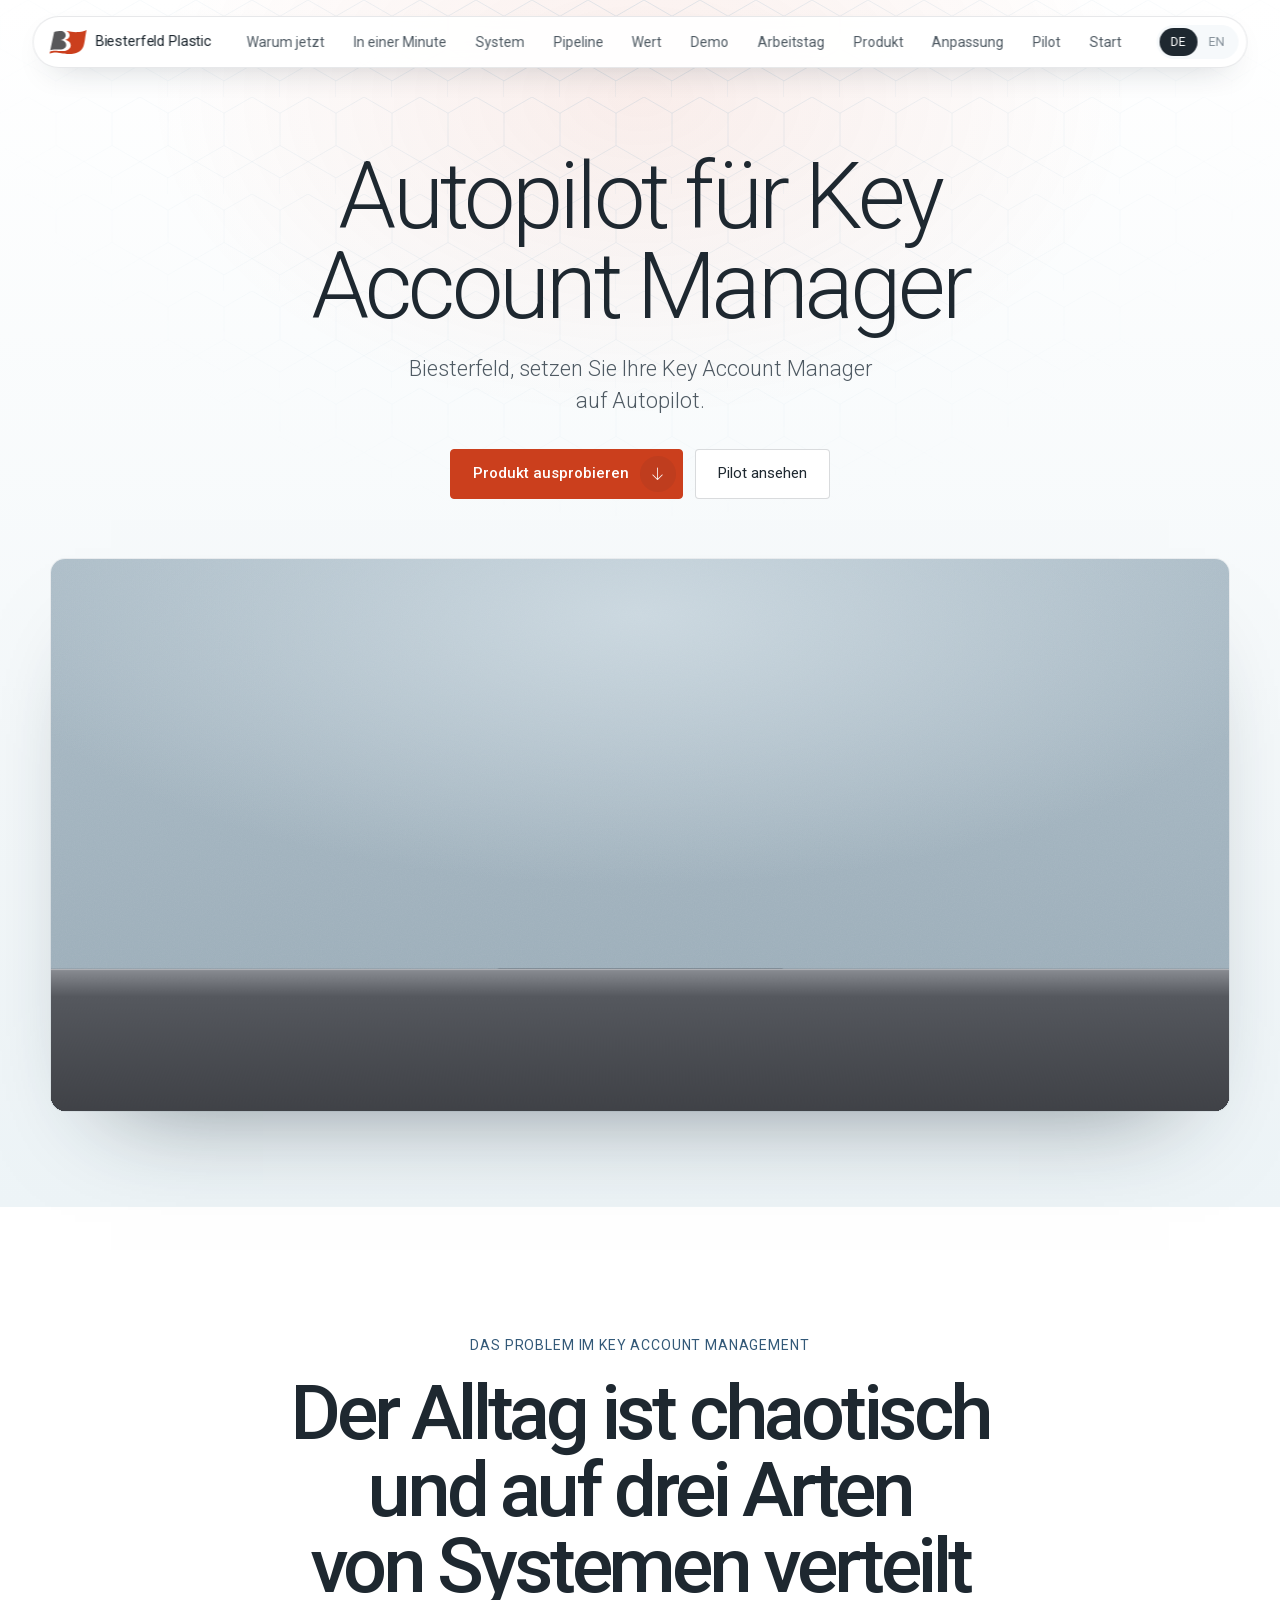
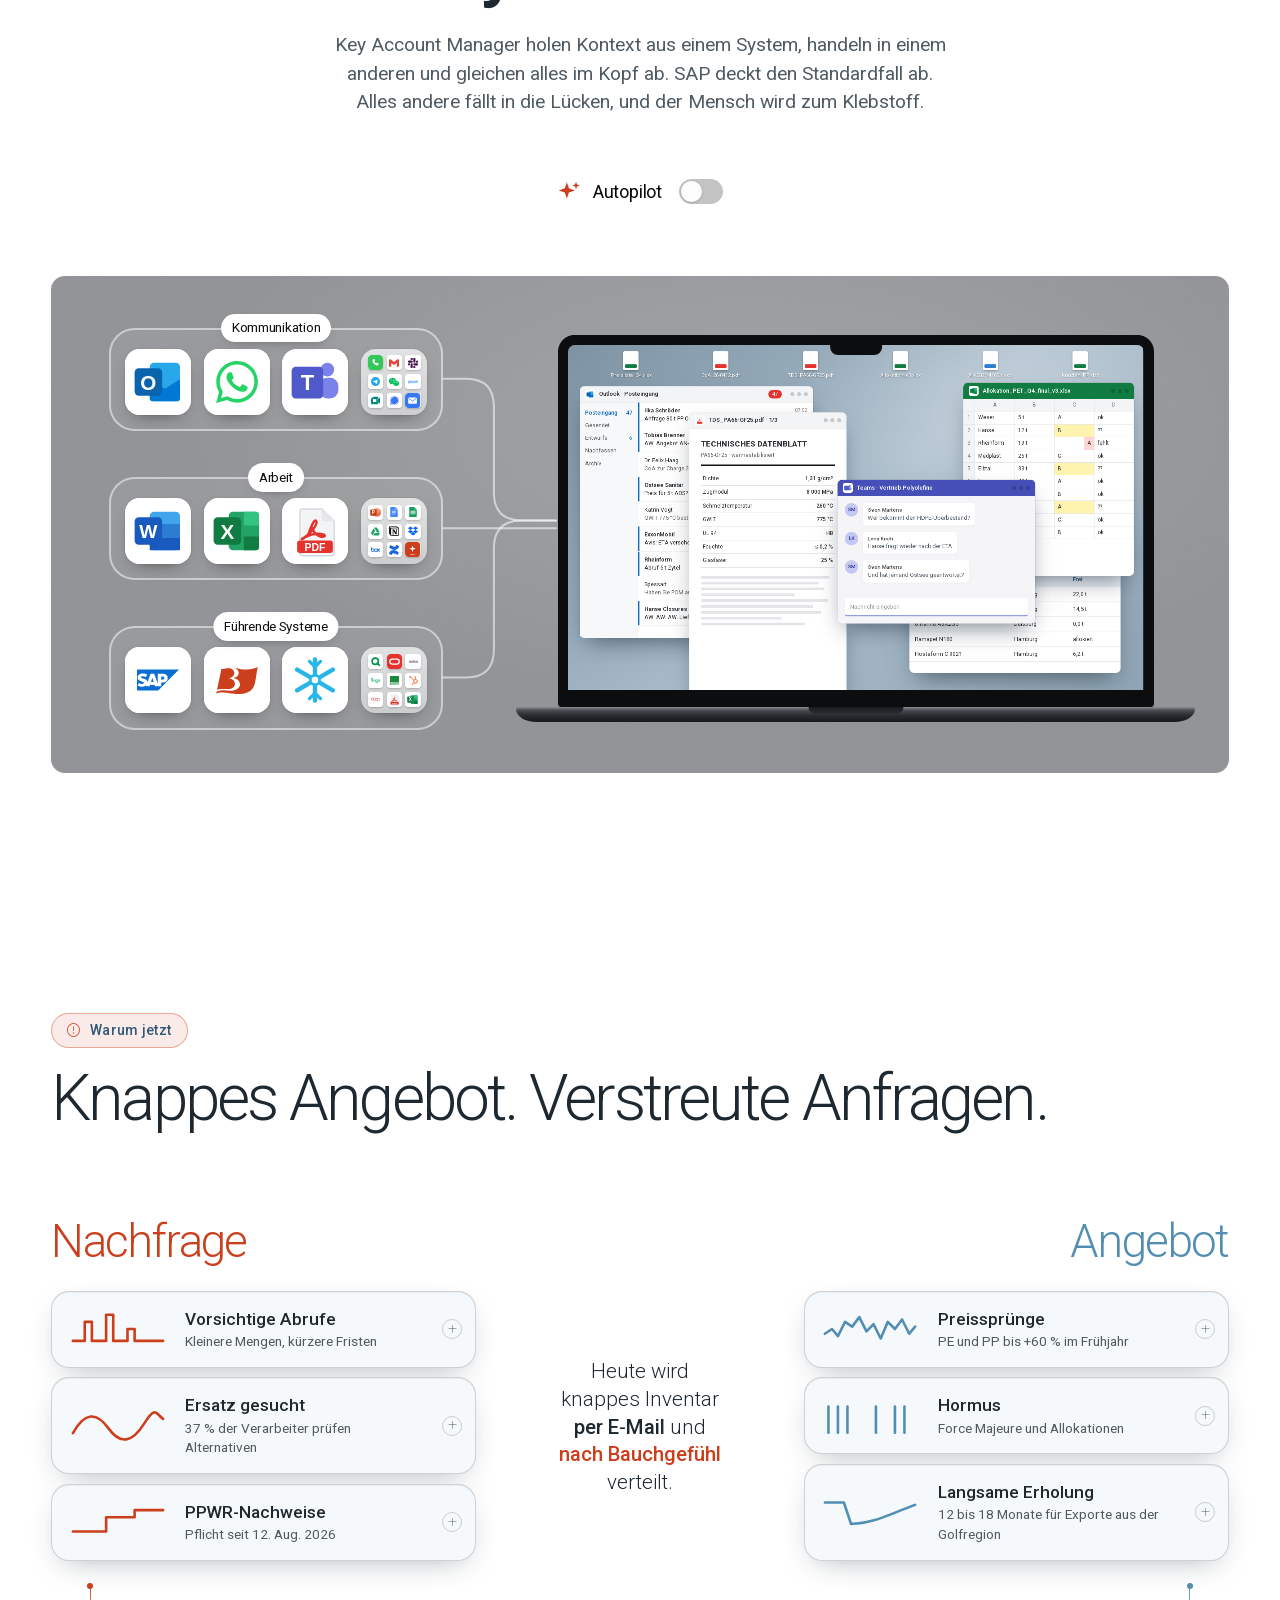
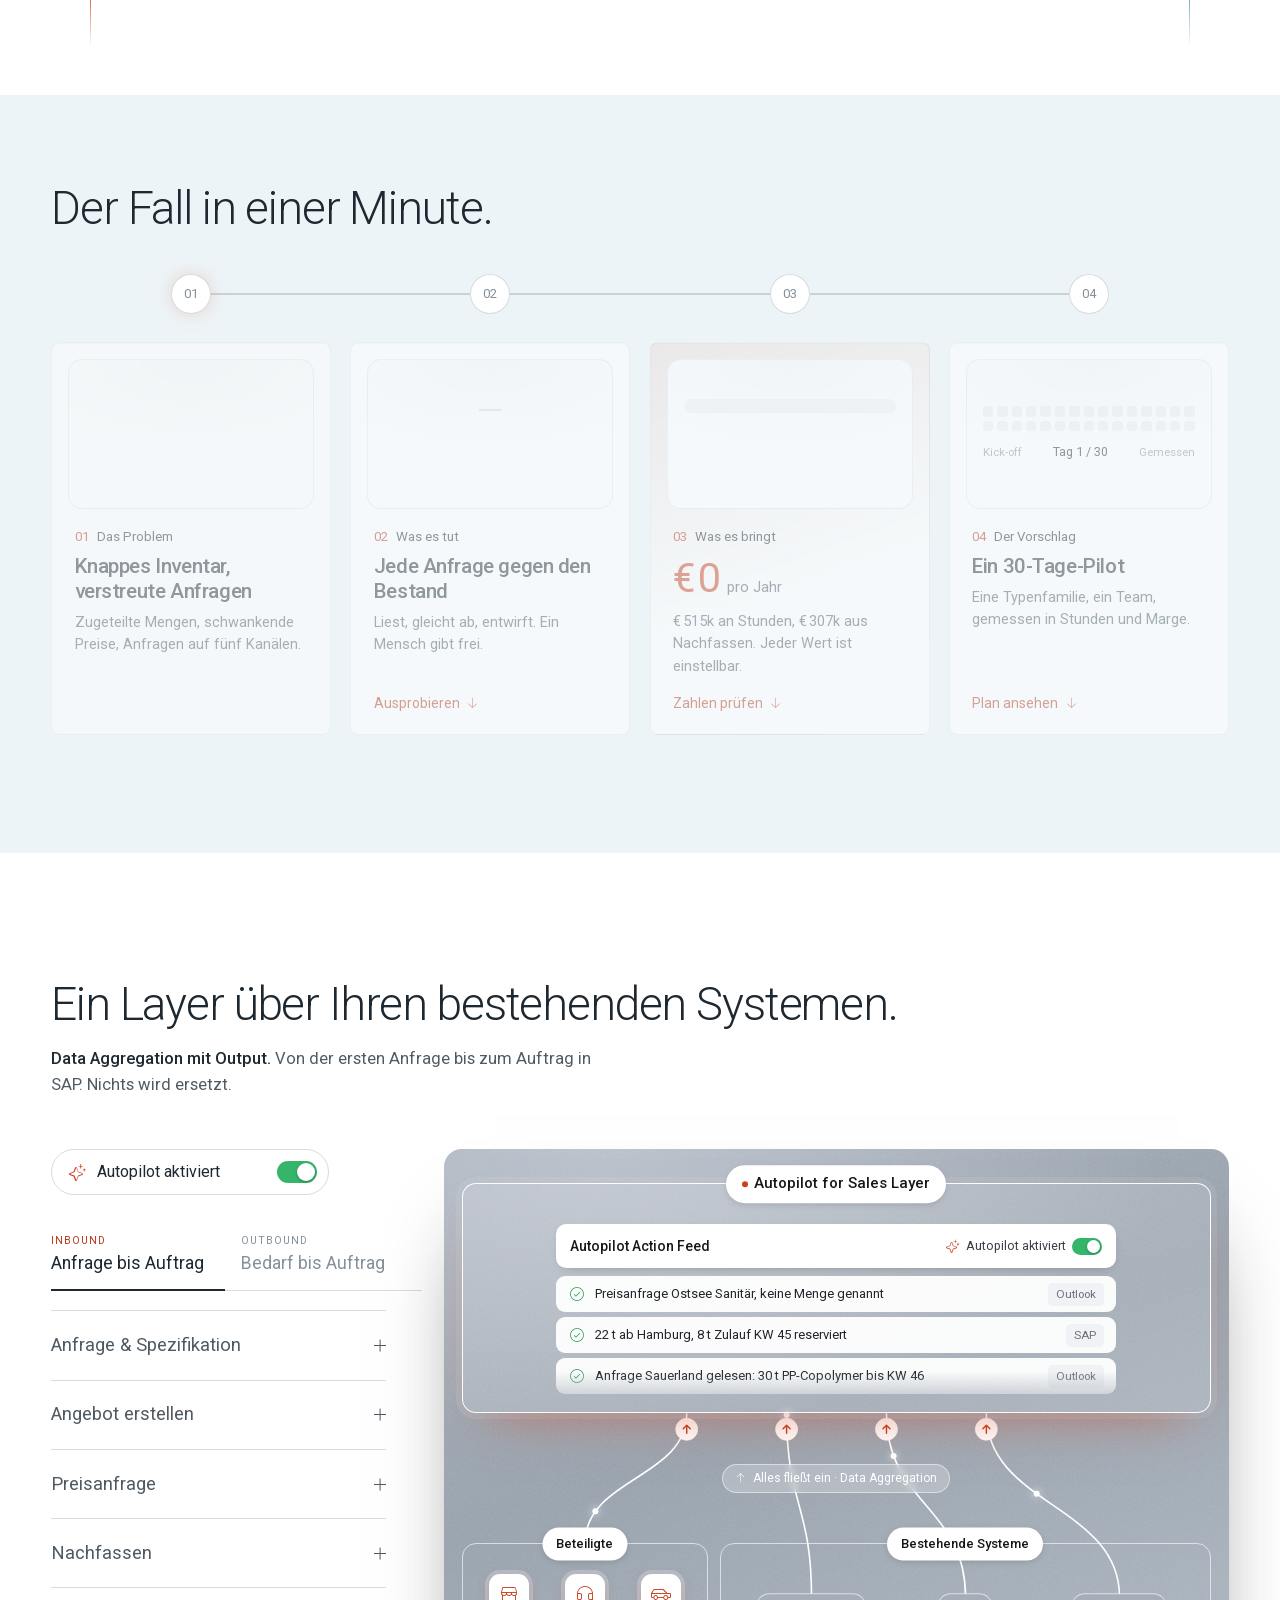
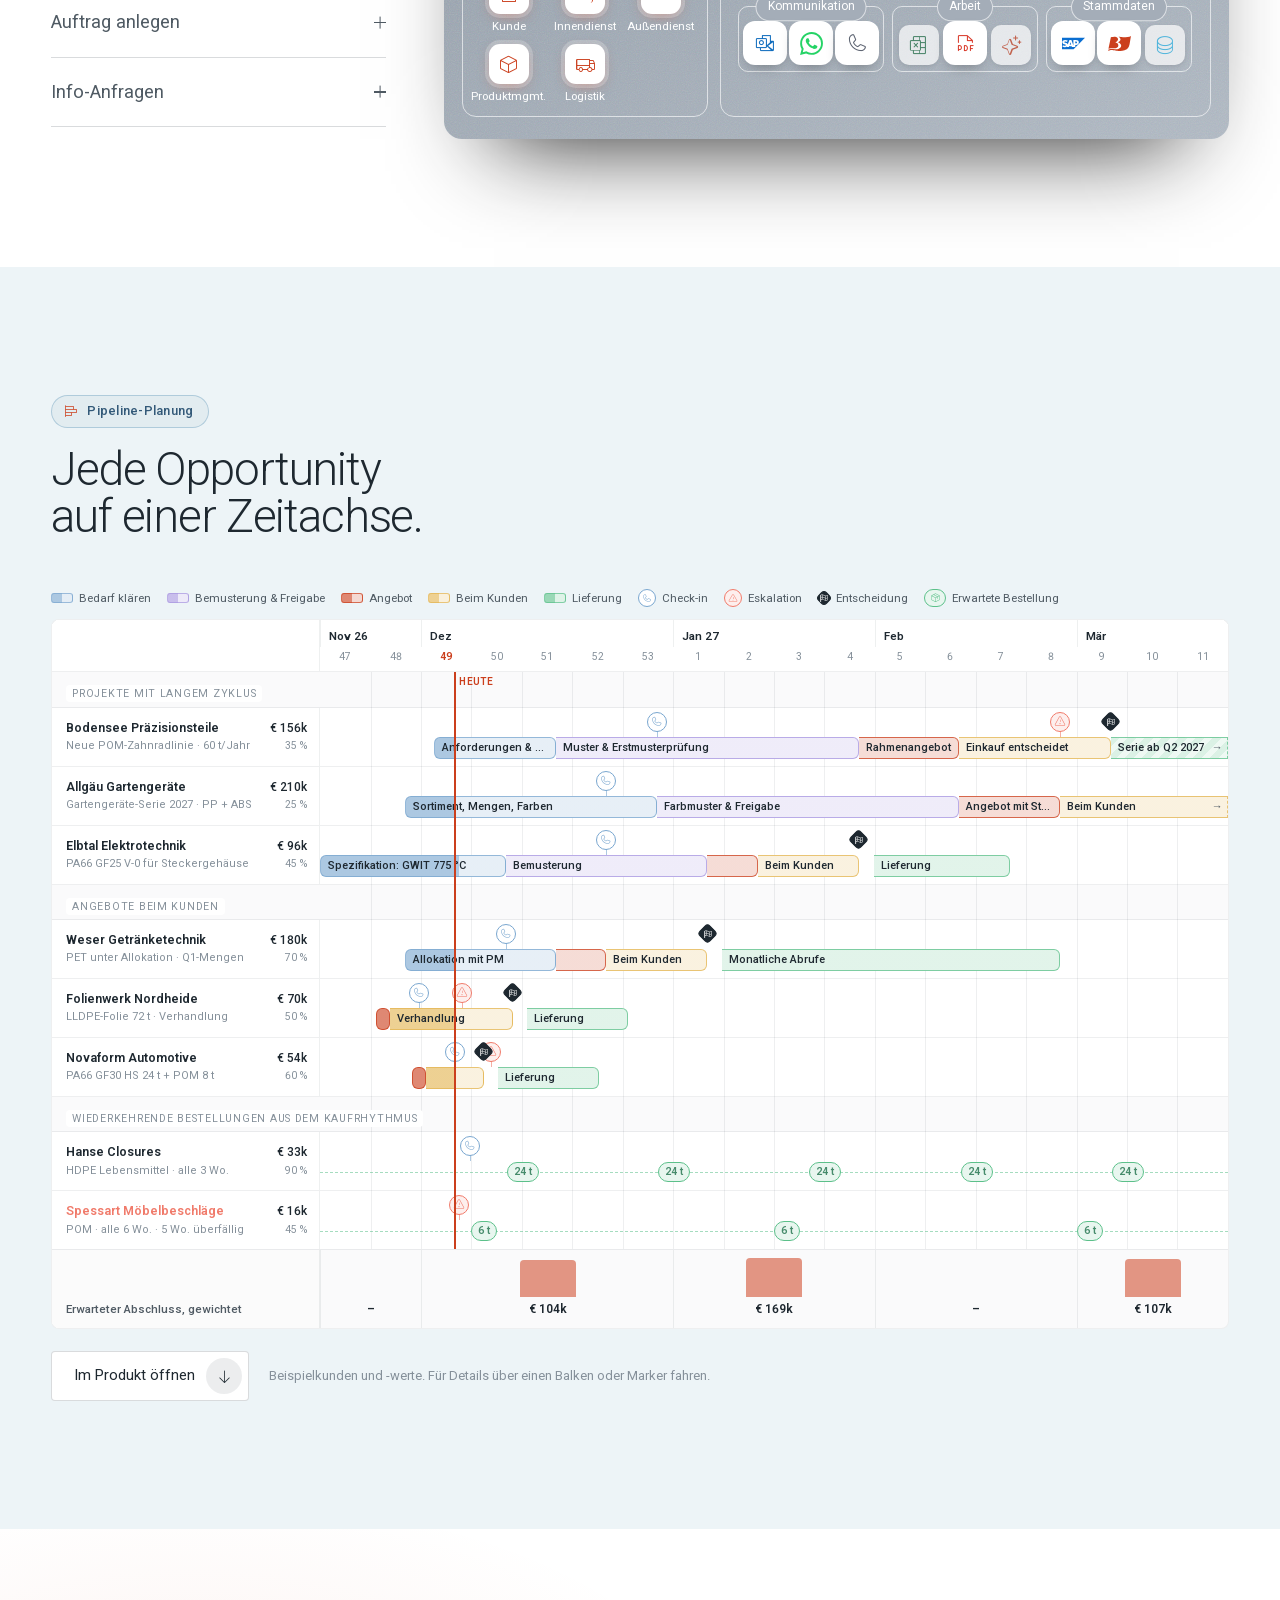
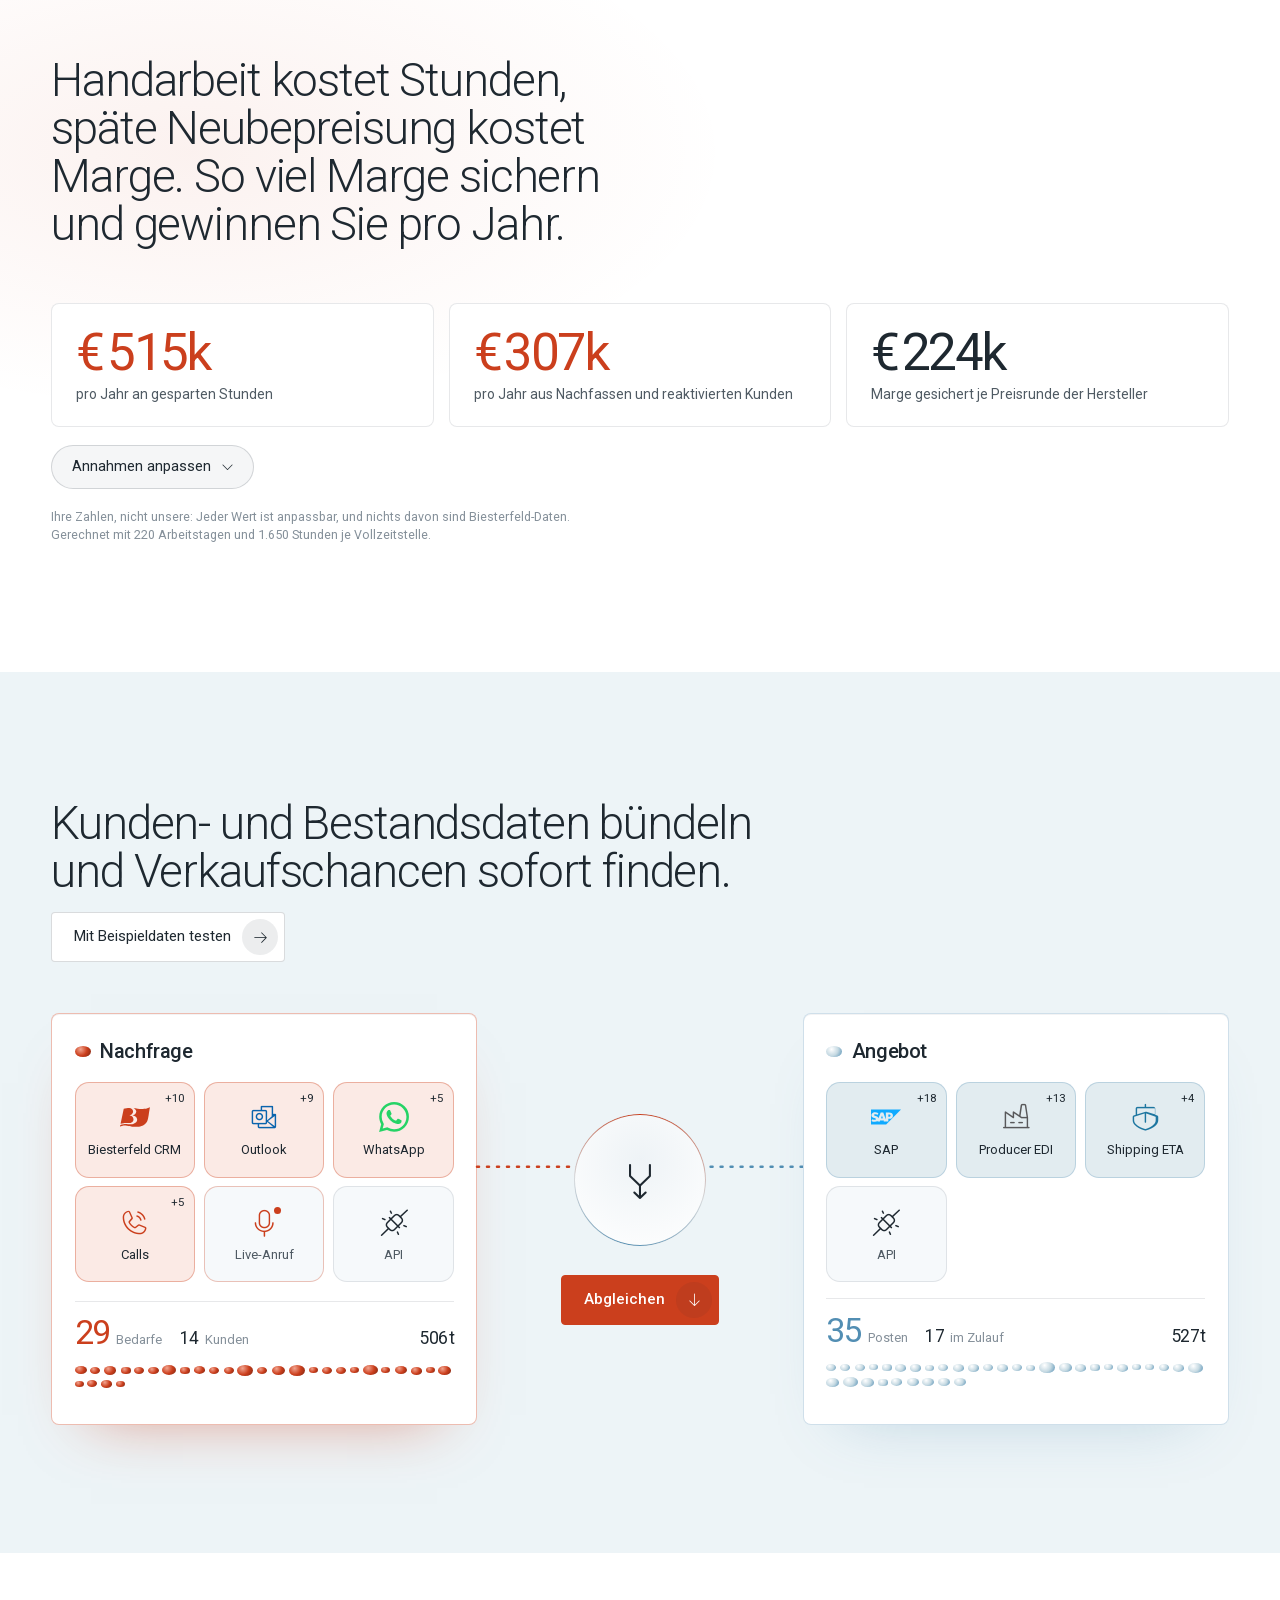
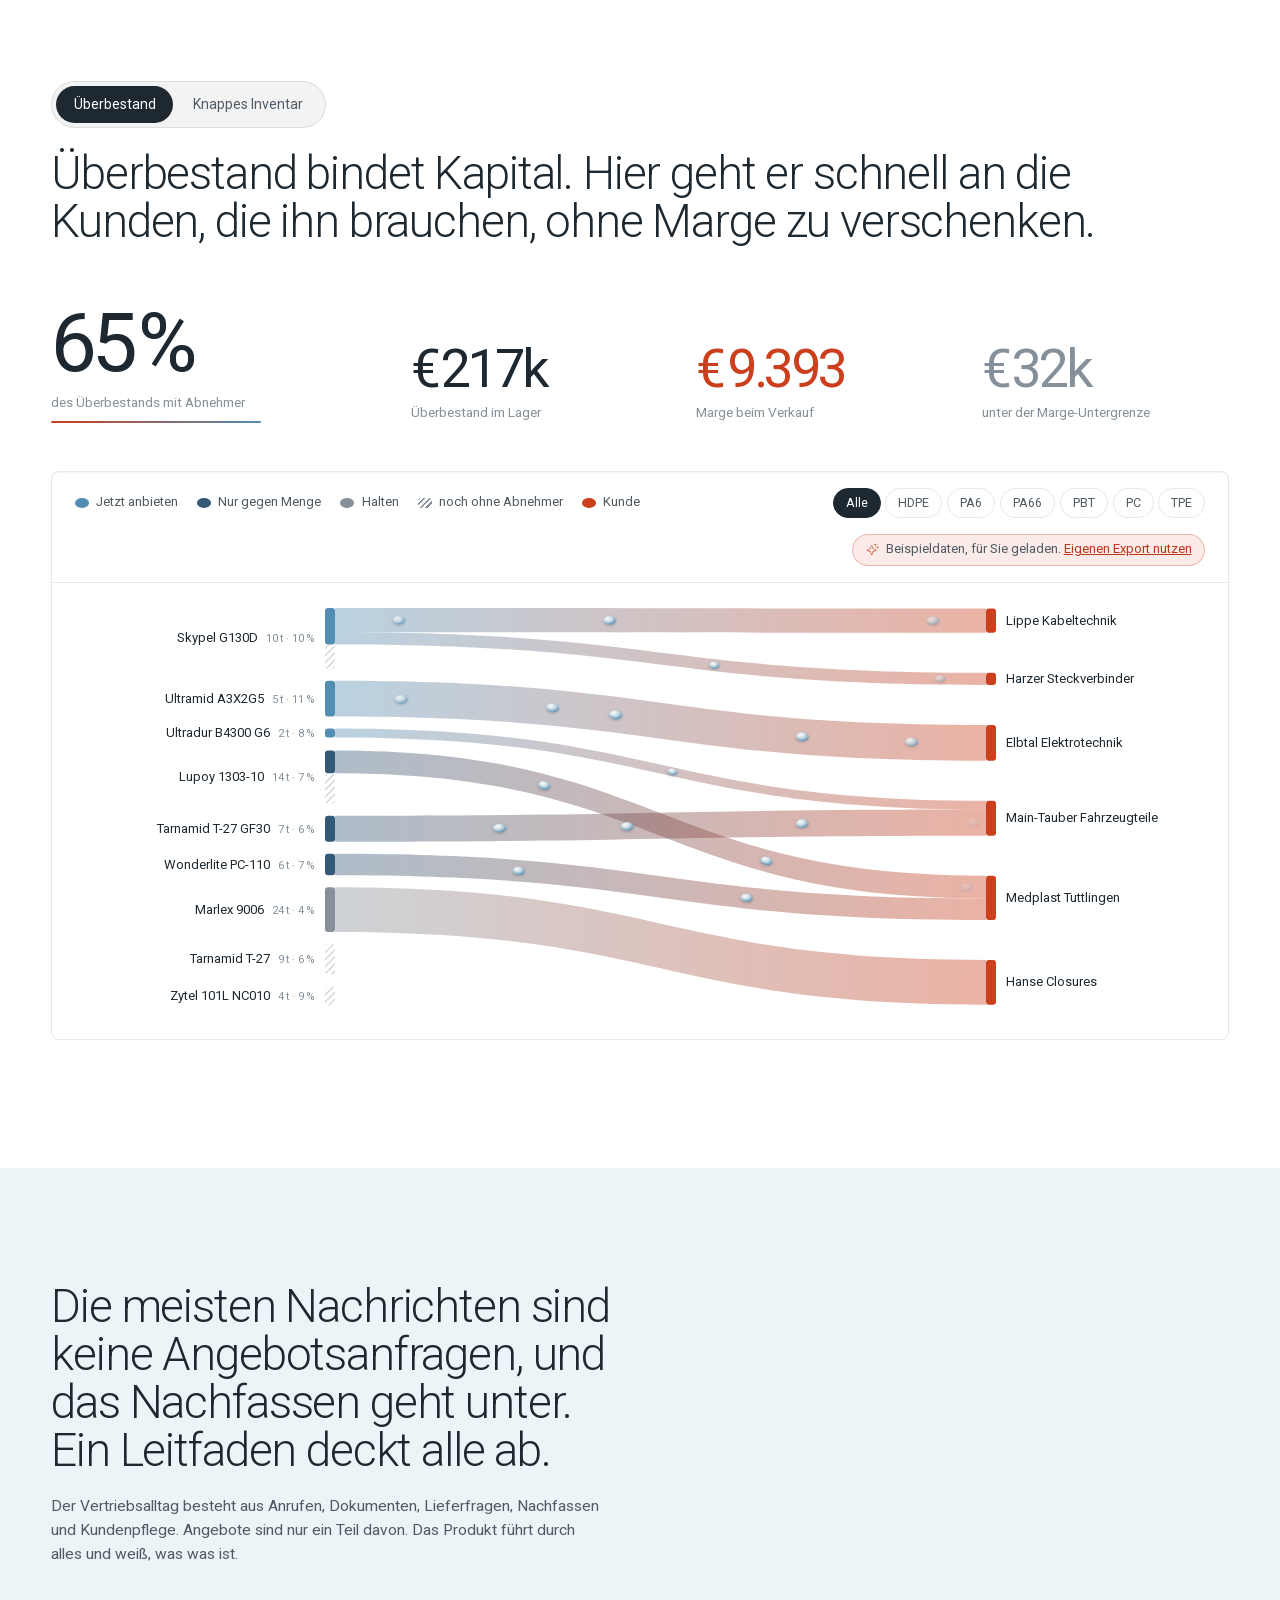
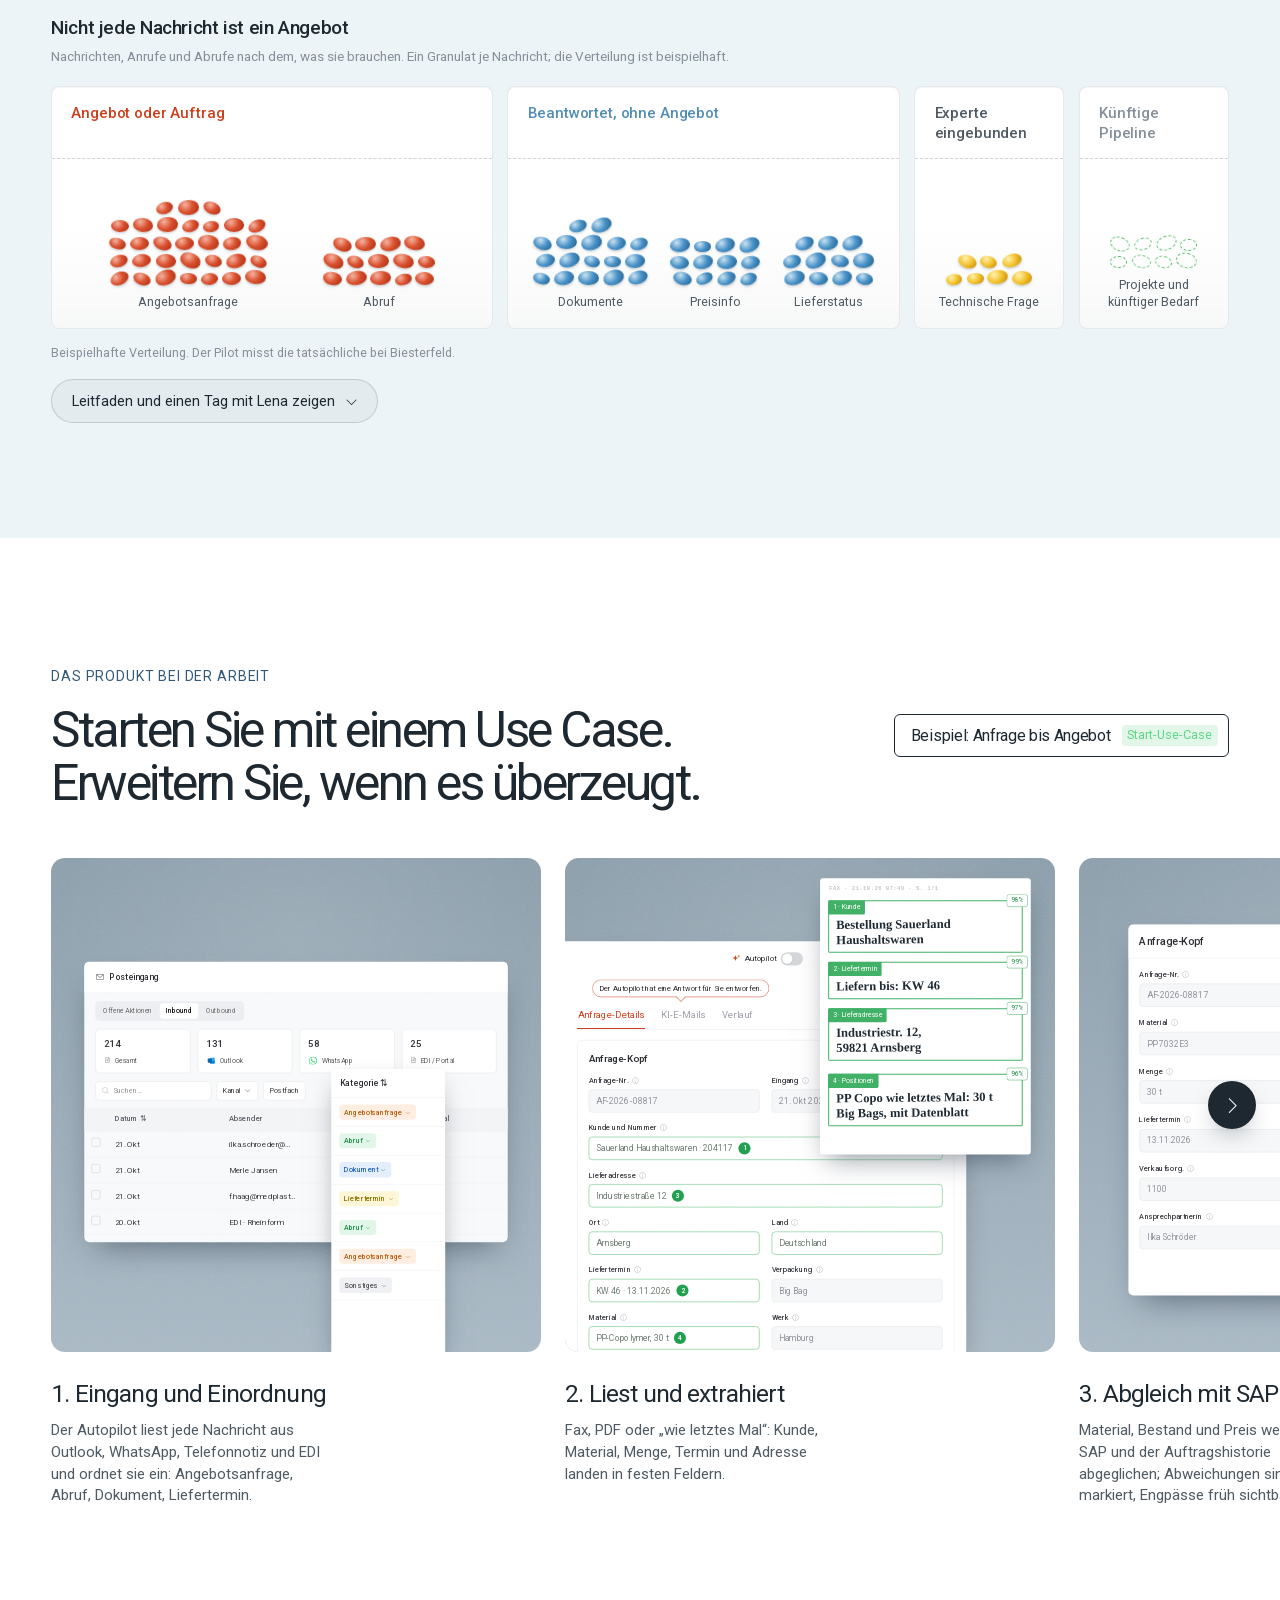
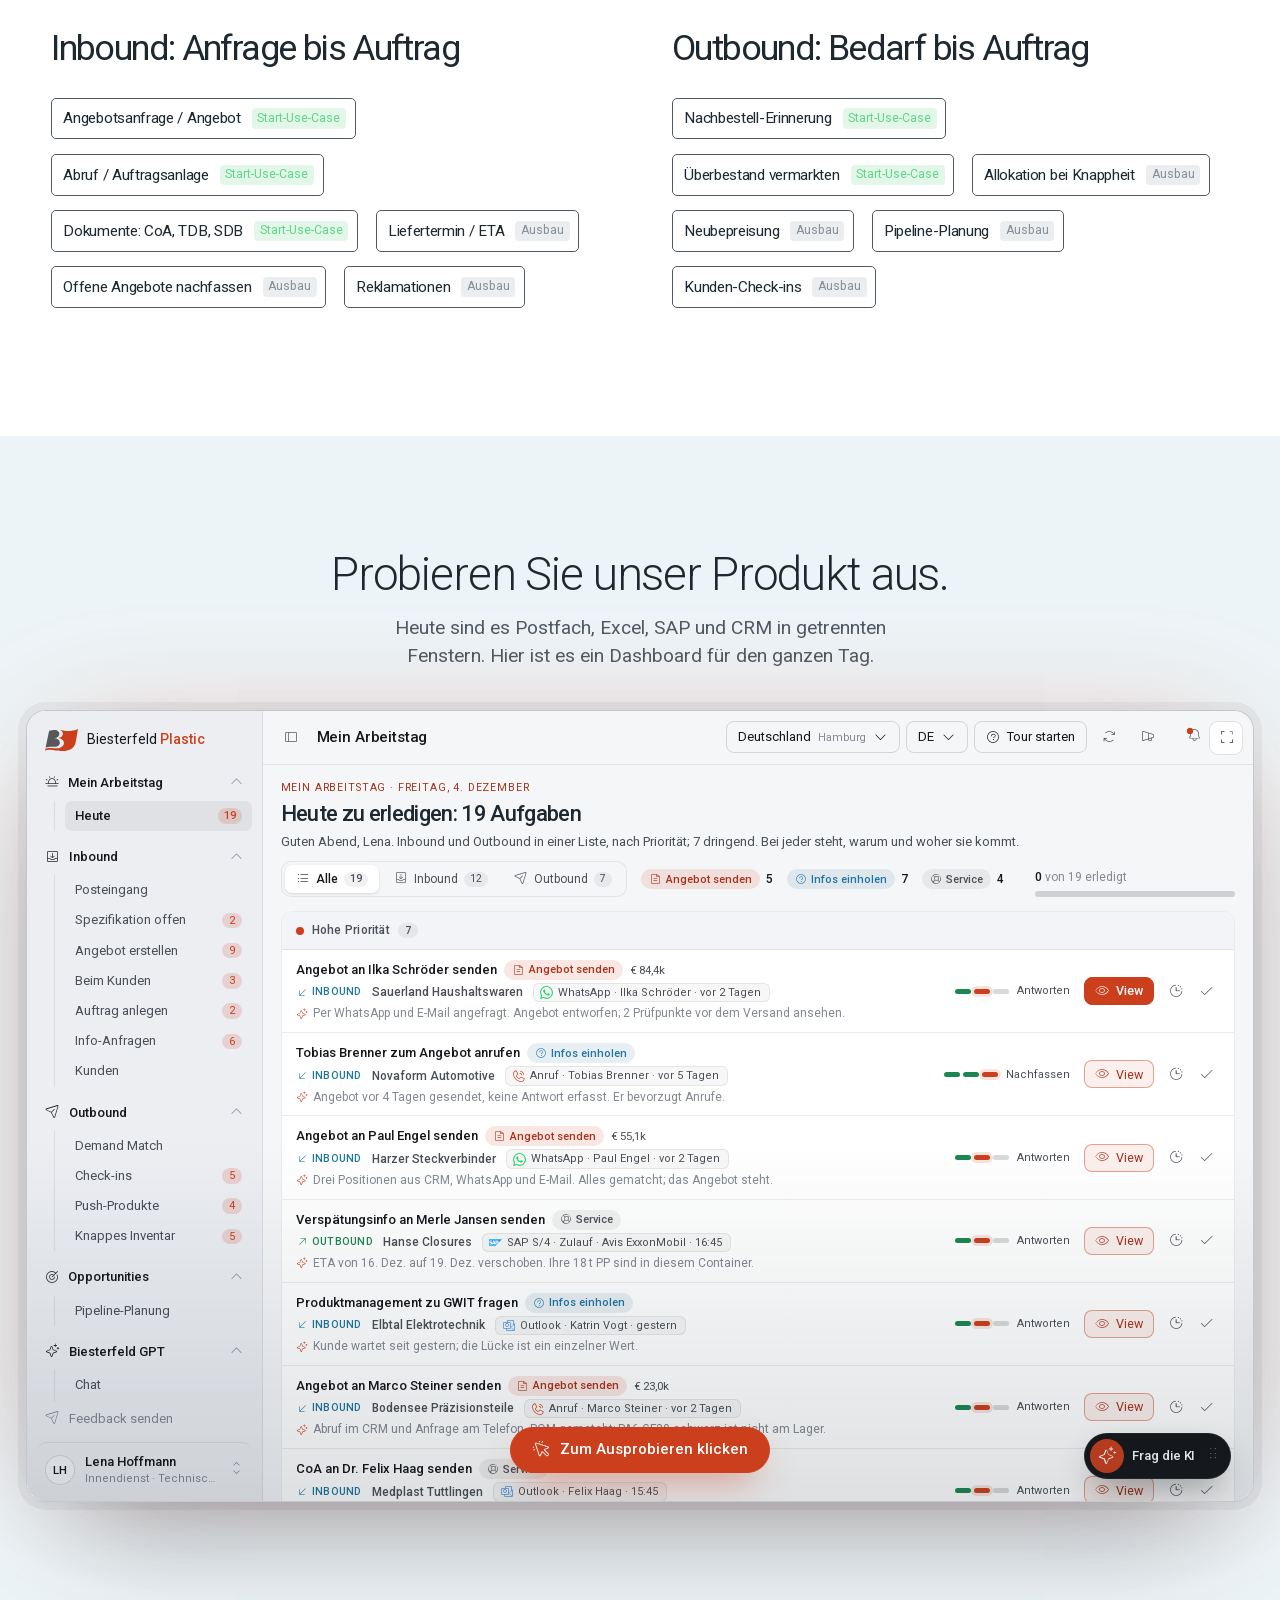
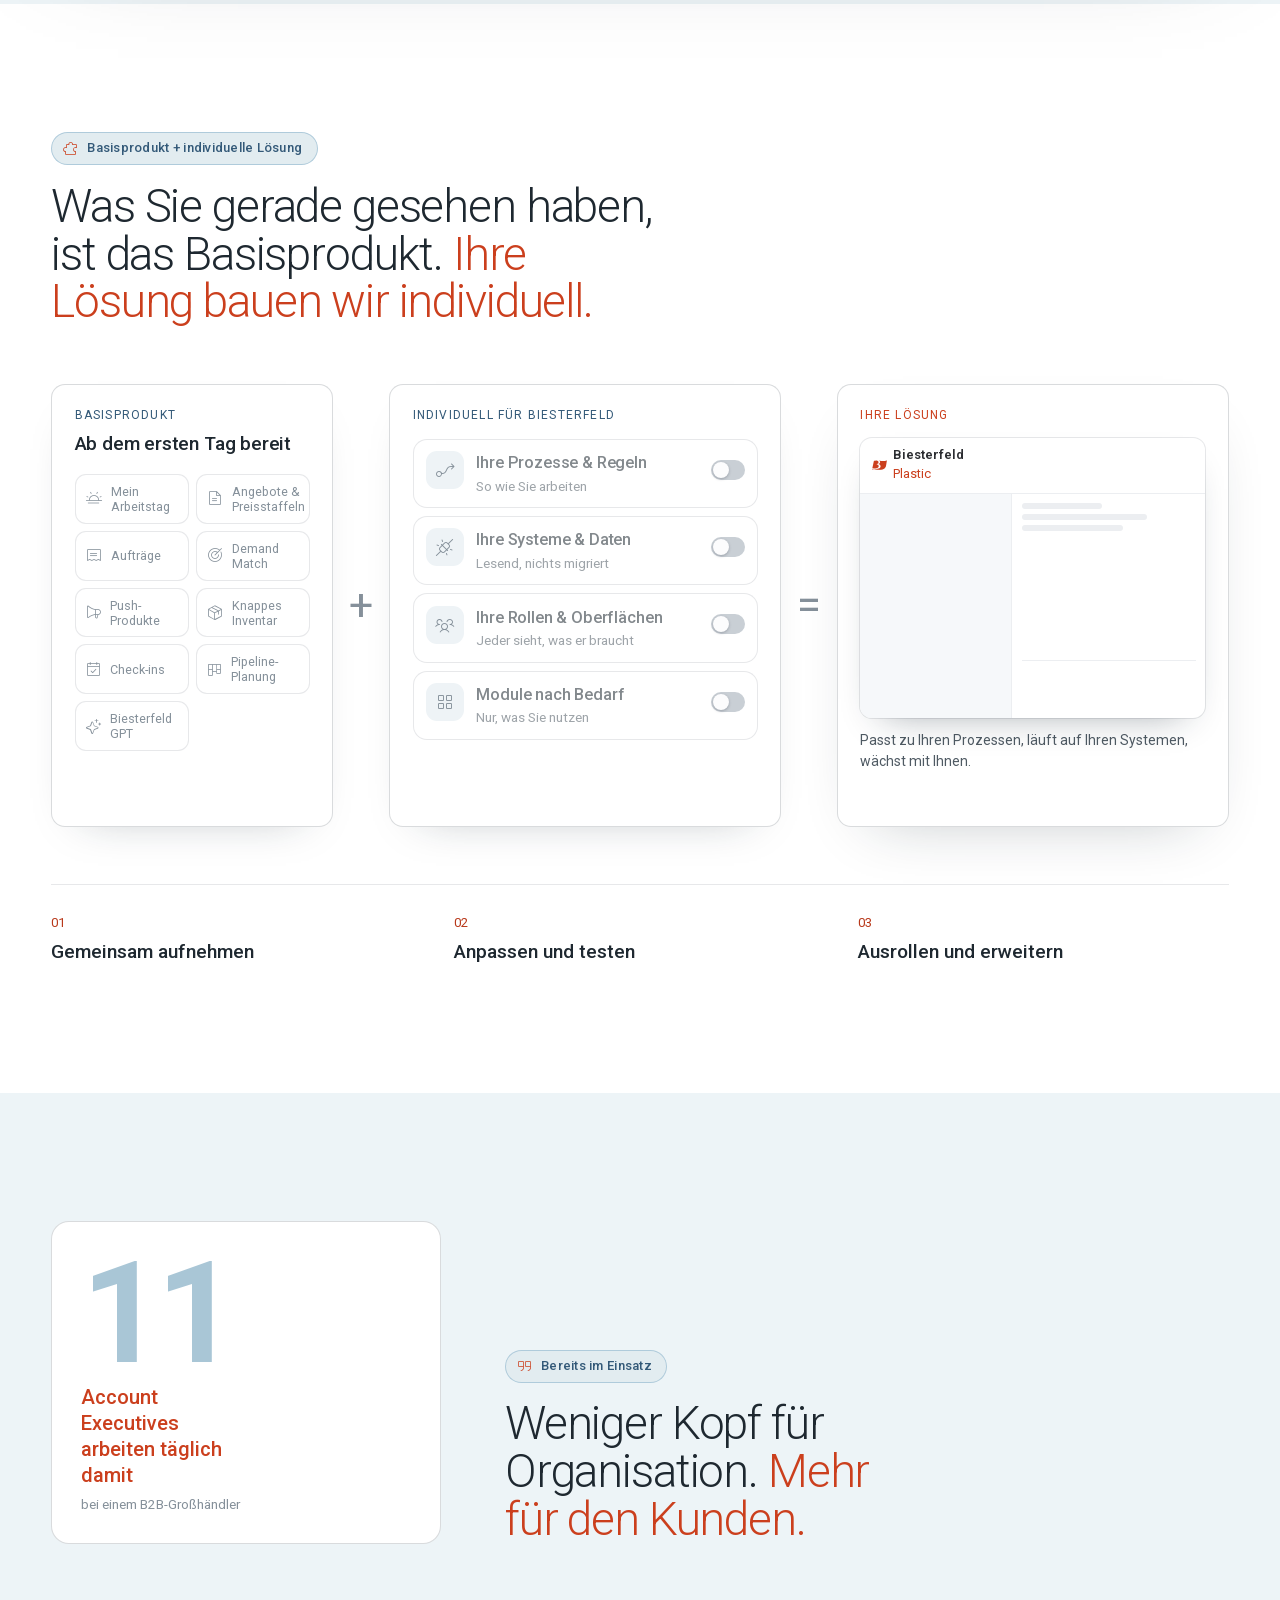
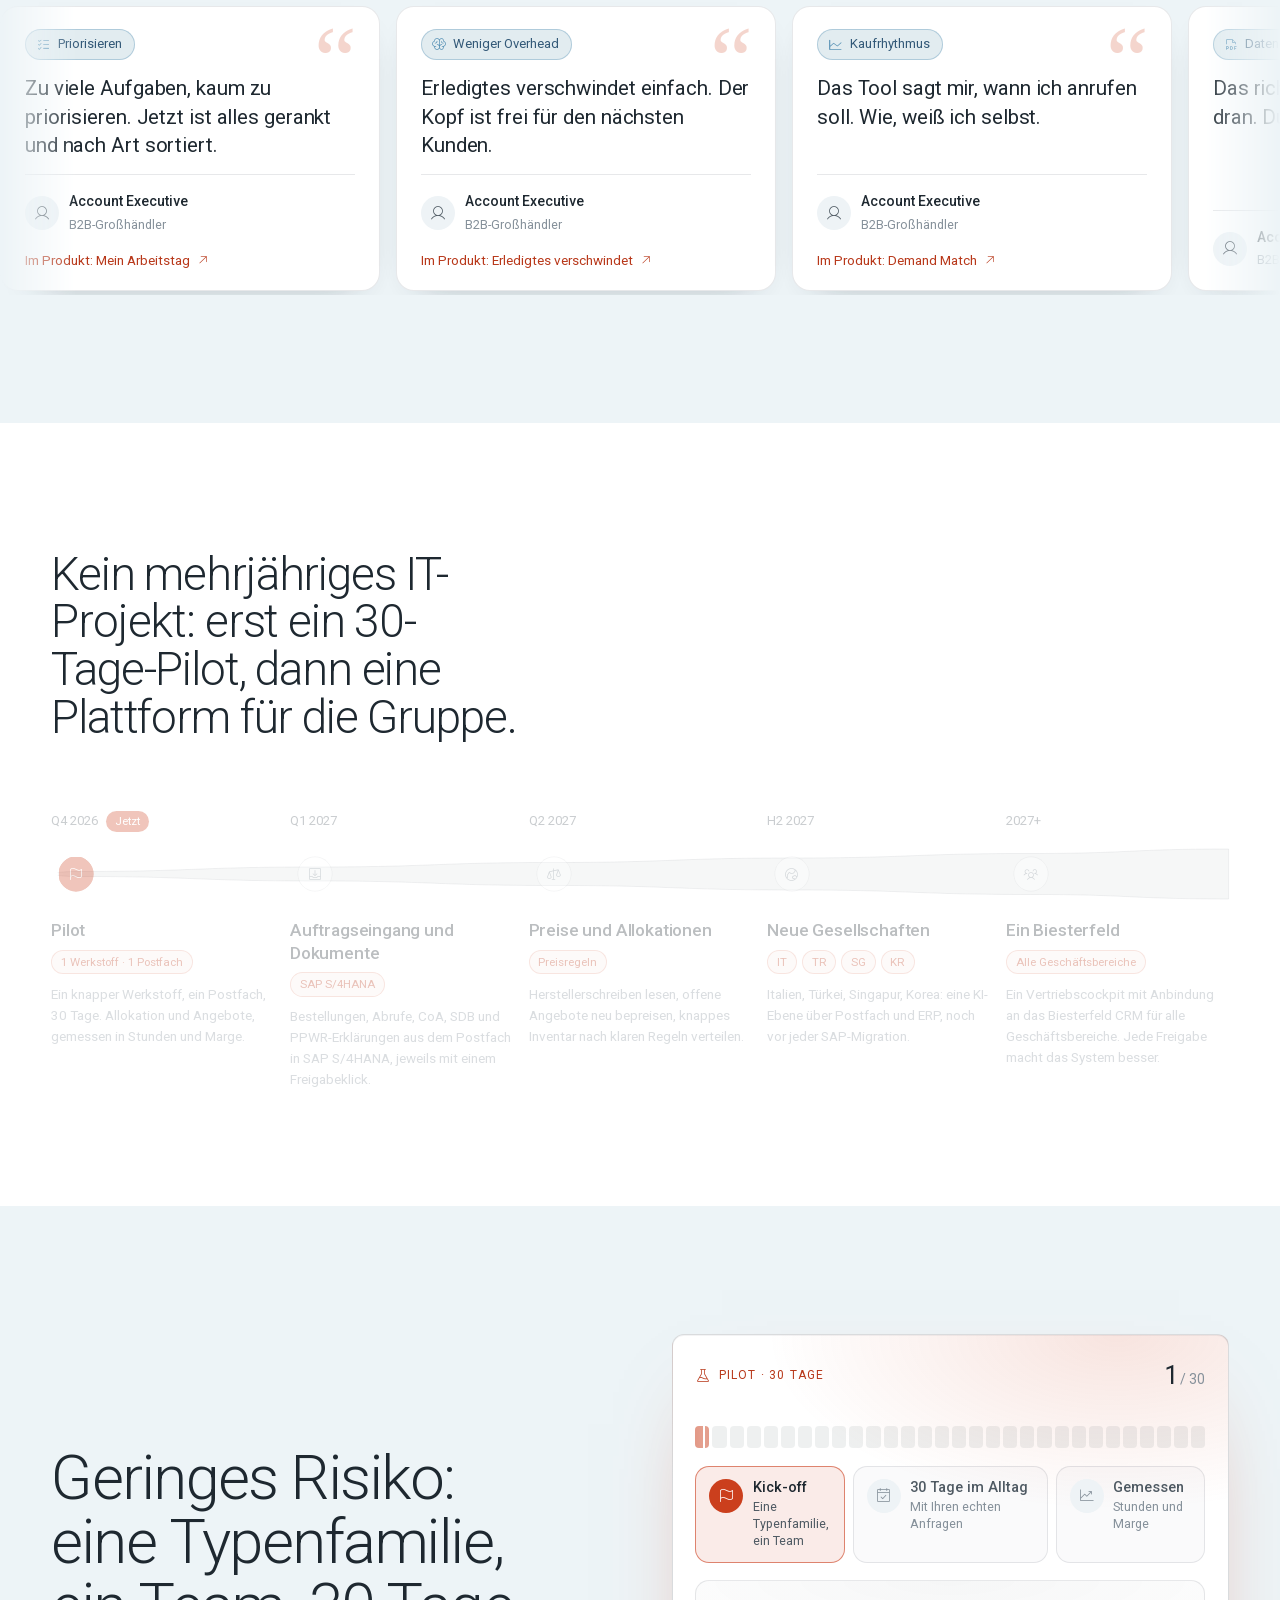
<file: index.html>
<!doctype html>
<html lang="de">
<head>
<meta charset="utf-8">
<meta name="robots" content="noindex, nofollow">
<meta name="viewport" content="width=device-width, initial-scale=1">
<meta name="theme-color" content="#0b0c0f">
<title>Biesterfeld Demo</title>
<link rel="icon" href="shared/logos/biesterfeld.svg">
<link rel="preload" href="shared/fonts/Geist-var.woff2" as="font" type="font/woff2" crossorigin>
<link rel="stylesheet" href="shared/vendor/phosphor/style.css?v=20261020h">
<link rel="stylesheet" href="shared/beauty/app.css?v=20261020h">
<link rel="stylesheet" href="sections6.css?v=6a">
<link rel="stylesheet" href="shared/beauty/ae.css?v=20261020h">
<link rel="stylesheet" href="gantt6.css?v=6a">
<link rel="stylesheet" href="workday6.css?v=6a">
<link rel="stylesheet" href="base6.css?v=6b">
<link rel="stylesheet" href="brand.css?v=20261020h">
<link rel="stylesheet" href="layer6.css?v=6a">
<link rel="stylesheet" href="simple.css?v=6a">
<link rel="stylesheet" href="layers.css?v=20261021c">
<link rel="stylesheet" href="custom.css?v=6a">
<link rel="stylesheet" href="proof.css?v=6a">
<link rel="stylesheet" href="film.css?v=20261021k">
<link rel="stylesheet" href="systems.css?v=20261021d">
<link rel="stylesheet" href="usecase.css?v=6a">
<link rel="stylesheet" href="pilot.css?v=6a">
<link rel="stylesheet" href="v5.css?v=6a">
<link rel="stylesheet" href="theme6.css?v=6j">
<style>@font-face { font-family: "Roboto"; src: url("shared/fonts/Roboto-var.woff2") format("woff2"); font-weight: 100 900; font-display: swap; }</style>
<link rel="alternate" hreflang="de" href="https://richard-waldow.github.io/biesterfeld-demo-v6/">
<link rel="alternate" hreflang="en" href="https://richard-waldow.github.io/biesterfeld-demo-v6/en/">
</head>
<body>
<span id="top-sentinel" aria-hidden="true"></span>
<header class="top">
  <a class="brand" href="#what"><img src="shared/logos/biesterfeld.svg" alt=""><span>Biesterfeld Plastic</span></a>
  <nav class="nav" aria-label="Sections">
    <a href="#problem" data-t="nav_problem"></a><a href="#brief" data-t="nav_brief"></a><a href="#layer" data-t="nav_layer"></a><a href="#plan" data-t="nav_plan"></a><a href="#value" data-t="value"></a><a href="#how" data-t="nav_demo"></a><a href="#workday" data-t="workday"></a><a href="#play" data-t="product"></a><a href="#custom" data-t="nav_custom"></a><a href="#roadmap" data-t="nav_pilot"></a><a href="#start" data-t="start"></a>
  </nav>
  <div class="lang" role="group" aria-label="Language"><button data-lang="de">DE</button><button data-lang="en">EN</button></div>
</header>

<main>
  <!-- WHAT: Autopilot for Key Account Managers, and the film with and without autopilot (film.js) -->
  <section class="v5-hero" id="what">
    <div class="wrap">
      <h1 class="v5-h1 reveal" data-t="v5_h1"></h1>
      <p class="v5-sub reveal" data-t="v5_sub"></p>
      <div class="v5-cta reveal"><a class="btn btn-primary" href="#play"><span data-t="v5_try"></span><span class="btn-ic"><i class="ph-light ph-arrow-down"></i></span></a><a class="btn btn-quiet" href="#roadmap"><span data-t="v5_pilot"></span></a></div>
      <div class="v5-film reveal" id="film"></div>
    </div>
  </section>

  <!-- THREE KINDS OF SYSTEMS: communication, work, record, wired into a laptop; the Autopilot switch turns the chaos into one screen (systems.js) -->
  <section class="sec sec-systems" id="systems"></section>

  <!-- THE PROBLEM: the granulate field, demand and supply factors (hero.js, factors.js) -->
  <section class="hero" id="problem">
    <canvas id="granules" aria-hidden="true"></canvas>
    <div class="hero-in wrap">
      <div class="hero-title">
        <p class="hero-eyebrow reveal"><i class="ph-light ph-warning-circle" aria-hidden="true"></i><span data-t="v5_problem"></span></p>
        <h2 class="v5-ph reveal" data-t="h1"></h2>
      </div>
      <div class="sides">
        <div class="side side-d reveal">
          <h2 data-t="demand"></h2>
          <ul class="factors">
            <li><svg class="spark" viewBox="0 0 80 32"><path d="M2 26H12V10H18V26H30V4H36V26H48V16H54V26H78"/></svg><b data-t="f_calloff"></b><small data-t="f_calloff_s"></small></li>
            <li><svg class="spark" viewBox="0 0 80 32"><path d="M2 22C12 4 22 4 32 18S52 30 62 14S72 6 78 10"/></svg><b data-t="f_season"></b><small data-t="f_season_s"></small></li>
            <li><svg class="spark" viewBox="0 0 80 32"><path d="M2 24H30V12H54V6H78"/></svg><b data-t="f_reg"></b><small data-t="f_reg_s"></small></li>
          </ul>
          <span class="arrow-down" aria-hidden="true"><i></i></span>
        </div>
        <div class="glue gl6 reveal" id="glue6"></div>
        <div class="side side-s reveal">
          <h2 data-t="supply"></h2>
          <ul class="factors">
            <li><svg class="spark" viewBox="0 0 80 32"><path d="M2 20L8 16L13 22L19 10L25 14L31 6L37 18L43 12L49 24L55 10L61 16L67 8L73 20L78 14"/></svg><b data-t="f_price"></b><small data-t="f_price_s"></small></li>
            <li><svg class="spark" viewBox="0 0 80 32"><path d="M5 30V8M13 30V8M21 30V8M45 30V8M61 30V8M69 30V8"/></svg><b data-t="f_fm"></b><small data-t="f_fm_s"></small></li>
            <li><svg class="spark" viewBox="0 0 80 32"><path d="M2 8H18L24 26C42 26 56 18 78 10"/></svg><b data-t="f_freight"></b><small data-t="f_freight_s"></small></li>
          </ul>
          <span class="arrow-down" aria-hidden="true"><i></i></span>
        </div>
      </div>
    </div>
  </section>

  <!-- IN ONE MINUTE: problem, what it does, what it is worth, the ask (simple.js) -->
  <section class="sec sec-brief" id="brief"></section>

  <!-- AUTOPILOT FOR SALES: one layer on top of the existing systems, drawn GeneralMind-style with an action feed (layers.js, this version only) -->
  <section class="sec sec-layer" id="layer"></section>

  <!-- PIPELINE PLANNING: every opportunity on one timeline (layer.js + gantt.js) -->
  <section class="sec sec-plan" id="plan"></section>

  <!-- VALUE: hours and margin, results first -->
  <section class="sec sec-value" id="value"></section>

  <!-- HOW -->
  <section class="sec sec-how" id="how">
    <div class="wrap">
      <div class="how-head reveal">
        <h2 class="h2" data-t="h2_how"></h2>
        <button class="btn btn-quiet" id="sample-all"><span data-t="sample"></span><span class="btn-ic"><i class="ph-light ph-arrow-right"></i></span></button>
      </div>
      <div class="how-grid">
        <div class="panel panel-d reveal" data-side="demand">
          <div class="panel-head"><span class="pellet"></span><b data-t="demand"></b><button class="tmpl" type="button"><i class="ph-light ph-download-simple"></i><span data-t="template"></span></button></div>
          <div class="sources"></div>
          <label class="drop"><input type="file" accept=".xlsx,.xls,.csv" hidden><i class="ph-light ph-microsoft-excel-logo"></i><span data-t="drop"></span></label>
          <form class="api" hidden><input type="url" required data-tp="api_ph"><button class="btn btn-small" data-t="go"></button></form>
          <div class="loaded">
            <div class="count"><b class="n">0</b><span data-t="needs"></span><b class="n2">0</b><span data-t="customers"></span><b class="n3"></b></div>
            <div class="dots"></div>
            <div class="files"></div>
          </div>
        </div>
        <div class="engine reveal">
          <svg class="feeds" viewBox="0 0 300 300" preserveAspectRatio="none" aria-hidden="true"><path class="feed feed-d" d="M0 150H150"/><path class="feed feed-s" d="M300 150H150"/></svg>
          <div class="core" id="core"><i class="ph-light ph-arrows-merge"></i></div>
          <button class="btn btn-primary" id="run" disabled><span data-t="match"></span><span class="btn-ic"><i class="ph-light ph-arrow-down"></i></span></button>
        </div>
        <div class="panel panel-s reveal" data-side="supply">
          <div class="panel-head"><span class="pellet"></span><b data-t="supply"></b><button class="tmpl" type="button"><i class="ph-light ph-download-simple"></i><span data-t="template"></span></button></div>
          <div class="sources"></div>
          <label class="drop"><input type="file" accept=".xlsx,.xls,.csv" hidden><i class="ph-light ph-microsoft-excel-logo"></i><span data-t="drop"></span></label>
          <form class="api" hidden><input type="url" required data-tp="api_ph_s"><button class="btn btn-small" data-t="go"></button></form>
          <div class="loaded">
            <div class="count"><b class="n">0</b><span data-t="lots"></span><b class="n2">0</b><span data-t="inbound"></span><b class="n3"></b></div>
            <div class="dots"></div>
            <div class="files"></div>
          </div>
        </div>
      </div>
    </div>
  </section>

  <!-- RESULT -->
  <section class="sec sec-result" id="result">
    <div class="wrap">
      <h2 class="h2 reveal" data-t="h2_result"></h2>
      <div class="kpis reveal">
        <div class="kpi kpi-cov"><b id="k-cov">-</b><span data-t="k_cov"></span><i class="meter"><i id="k-cov-bar"></i></i></div>
        <div class="kpi"><b id="k-val">-</b><span data-t="k_val"></span></div>
        <div class="kpi kpi-margin"><b id="k-margin">-</b><span data-t="k_margin"></span></div>
        <div class="kpi kpi-gap"><b id="k-gap">-</b><span data-t="k_gap"></span></div>
      </div>
      <div class="chart-wrap reveal">
        <div class="chart-bar">
          <div class="legend"><span class="lg lg-d" data-t="demand"></span><span class="lg lg-gap" data-t="k_gap"></span><span class="lg lg-s" data-t="supply"></span></div>
          <div class="filters" id="filters"></div>
        </div>
        <div class="chart" id="chart">
          <svg id="sankey" aria-label="Demand to supply matches"></svg>
          <div class="empty" id="empty"><button class="btn btn-primary" id="sample-run"><span data-t="sample"></span><span class="btn-ic"><i class="ph-light ph-arrow-right"></i></span></button></div>
        </div>
      </div>
    </div>
  </section>

  <!-- WORKDAY: the whole job, not just the offer -->
  <section class="sec-workday" id="workday"></section>

  <!-- ONE USE CASE: a request in, an offer out, in six steps on cards that scroll sideways; then all use cases (usecase.js) -->
  <section class="sec sec-usecase" id="usecase"></section>

  <!-- PRODUCT: play with it -->
  <section class="sec-play" id="play"></section>

  <!-- BASE PRODUCT + CUSTOMISED SOLUTION: what was just tried is the base; every solution is customised (custom.js) -->
  <section class="sec sec-custom" id="custom"></section>

  <!-- ALREADY IN USE: 11 account executives, and what one of them says it changes (proof.js) -->
  <section class="sec sec-proof" id="proof"></section>


  <!-- PLAN: Q4 2026 into 2027 -->
  <section class="sec sec-roadmap" id="roadmap"></section>

  <!-- START -->
  <section class="sec sec-start" id="start">
    <div class="wrap">
      <div class="start-grid">
        <div>
          <h2 class="h2 reveal" data-t="h2_start"></h2>
        </div>
        <div class="pl reveal" id="pilot"></div>
      </div>
      <div class="trust reveal">
        <p class="proof" data-t="proof"></p>
        <div class="integ"><span data-t="connects"></span><ul id="integrations"></ul></div>
      </div>
    </div>
  </section>
</main>

<footer class="foot"><span data-t="foot"></span><span class="demo-mark" data-t="demo"></span></footer>
<div class="tip" id="tip" role="tooltip" hidden></div>

<script>window.SHARED_BASE = 'shared/'; window.PAGE_LANG = 'de'; window.STATIC_SITE = true; window.LANG_URLS = { de: './', en: 'en/' };</script>
<script>window.CALLS_SHOWN = 5; // one large card plus four</script>
<script>
  // version 2, for a CFO reading it the first time: the same content, the money and the ask first, details one click away
  window.PAGE = { compactValue: true, classicValue: true, compactWorkday: true, ownLayer: true, ownRoadmap: true }; // version 6 (light): #layer, #roadmap and the pilot are drawn by this version
</script>
<script>
  // headings: the problem, then what the product does about it (this page only; the shared scripts fall back to their own words)
  window.UI_TEXT = {
    en: {
      h1: 'Scarce supply. Scattered requests.',
      v5_h1: 'Autopilot for Key Account Managers', v5_sub: 'Biesterfeld, put your key account managers on autopilot.', v5_try: 'Play with the product', v5_pilot: 'See the pilot', v5_problem: 'Why now', nav_problem: 'Why now',
      h2_how: 'Aggregate client and inventory data to find sales opportunities instantly.',
      h2_result: 'Scarce supply is shared out by gut feel. Here it goes to the right customers, at the best margin.',
      h2_workday: 'Most messages are not quotes, and follow-ups slip. One guide covers every request.',
      h2_play: 'Play with our product.', v5_play_sub: 'Today it is inbox, Excel, SAP and CRM in separate windows. Here it is one dashboard for the day.',
      st_1: 'Kick-off', st_1s: 'One grade family, one team', st_2: '30 days in daily work', st_2s: 'With your real requests', st_3: 'Measured', st_3s: 'Hours and margin',
      h2_value: 'Manual work costs hours, late repricing costs margin. Here is the margin you protect and add each year.',
      h2_roadmap: 'No multi-year IT project: a 30-day pilot first, then one platform for the group.',
      h2_start: 'Low risk to try: one grade family, one team, 30 days.',
      nav_brief: 'In one minute', nav_layer: 'System', nav_plan: 'Pipeline', nav_custom: 'Custom', nav_demo: 'Demo', nav_pilot: 'Pilot',
    },
    de: {
      h1: 'Knappes Angebot. Verstreute Anfragen.',
      v5_h1: 'Autopilot für Key Account Manager', v5_sub: 'Biesterfeld, setzen Sie Ihre Key Account Manager auf Autopilot.', v5_try: 'Produkt ausprobieren', v5_pilot: 'Pilot ansehen', v5_problem: 'Warum jetzt', nav_problem: 'Warum jetzt',
      h2_how: 'Kunden- und Bestandsdaten bündeln und Verkaufschancen sofort finden.',
      h2_result: 'Knappes Inventar wird nach Bauchgefühl verteilt. Hier geht es an die richtigen Kunden, zur besten Marge.',
      h2_workday: 'Die meisten Nachrichten sind keine Angebotsanfragen, und das Nachfassen geht unter. Ein Leitfaden deckt alle ab.',
      h2_play: 'Probieren Sie unser Produkt aus.', v5_play_sub: 'Heute sind es Postfach, Excel, SAP und CRM in getrennten Fenstern. Hier ist es ein Dashboard für den ganzen Tag.',
      st_1: 'Kick-off', st_1s: 'Eine Typenfamilie, ein Team', st_2: '30 Tage im Alltag', st_2s: 'Mit Ihren echten Anfragen', st_3: 'Gemessen', st_3s: 'Stunden und Marge',
      h2_value: 'Handarbeit kostet Stunden, späte Neubepreisung kostet Marge. So viel Marge sichern und gewinnen Sie pro Jahr.',
      h2_roadmap: 'Kein mehrjähriges IT-Projekt: erst ein 30-Tage-Pilot, dann eine Plattform für die Gruppe.',
      h2_start: 'Geringes Risiko: eine Typenfamilie, ein Team, 30 Tage.',
      nav_brief: 'In einer Minute', nav_layer: 'System', nav_plan: 'Pipeline', nav_custom: 'Anpassung', nav_demo: 'Demo', nav_pilot: 'Pilot',
    },
  };
</script>
<script src="shared/vendor/xlsx.full.min.js?v=20261020h"></script>
<script src="shared/config.js?v=20261020h"></script>
<script src="shared/data/sample.js?v=20261020h"></script>
<script src="shared/engine.js?v=20261020h"></script>
<script src="shared/ui.js?v=20261020h"></script>
<script src="shared/call.js?v=20261020h"></script>
<script src="shared/value.js?v=20261021e"></script>
<script src="shared/beauty/gantt.js?v=20261020h"></script>
<script src="shared/beauty/ae.js?v=20261020h"></script>
<script src="shared/beauty/app.js?v=20261020h"></script>
<script src="shared/beauty/workday.js?v=20261020h"></script>
<script src="shared/beauty/sections.js?v=20261020h"></script>
<script src="shared/beauty/factors.js?v=20261020h"></script>
<script src="hero6.js?v=6d"></script>
<script src="glue6.js?v=6c"></script>
<script src="shared/beauty/layer.js?v=20261021x"></script>
<script src="simple.js?v=20261021c"></script>
<script src="layers.js?v=20261021x"></script>
<script src="custom.js?v=20261021x"></script>
<script src="proof.js?v=20261020h"></script>
<script src="film.js?v=20261021k"></script>
<script src="systems.js?v=20261021x"></script>
<script src="usecase.js?v=20261021x"></script>
<script src="pilot.js?v=20261021b"></script>
<script src="v5.js?v=20261021a"></script>
</body>
</html>
</file>
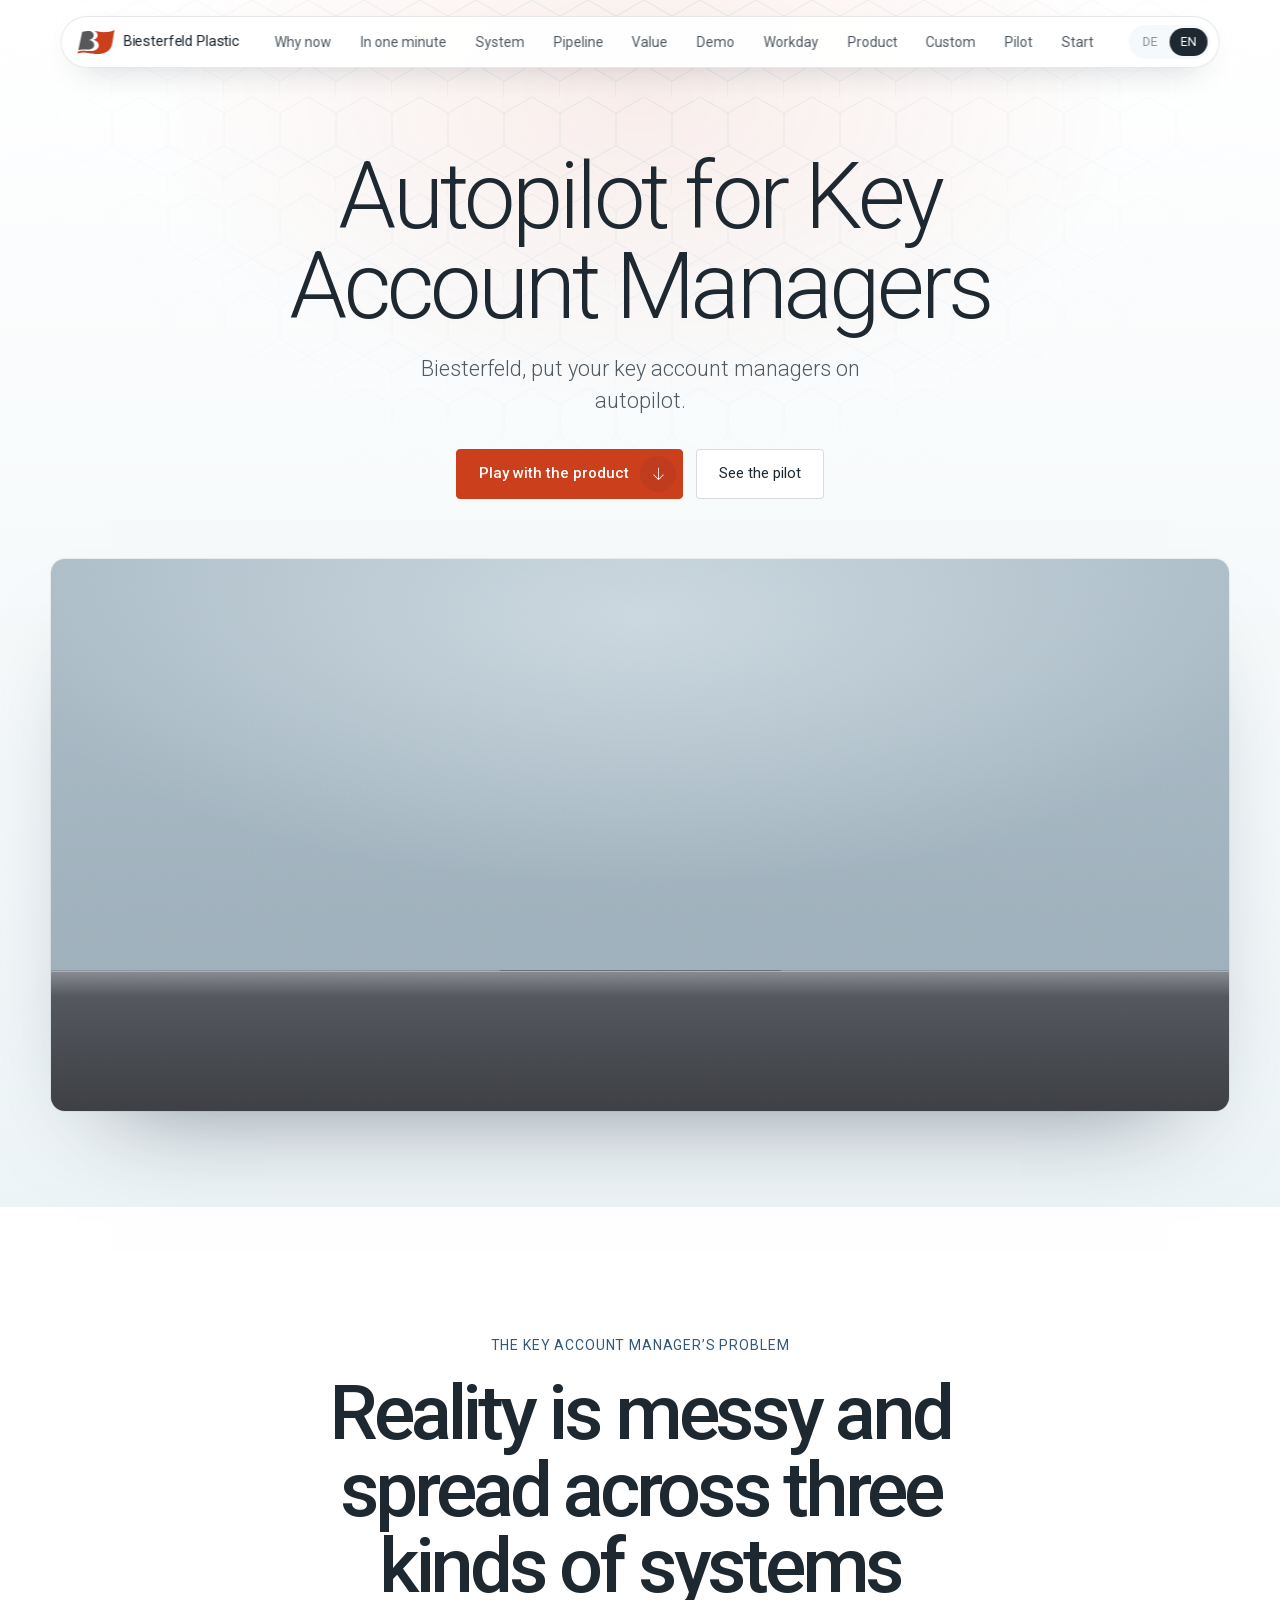
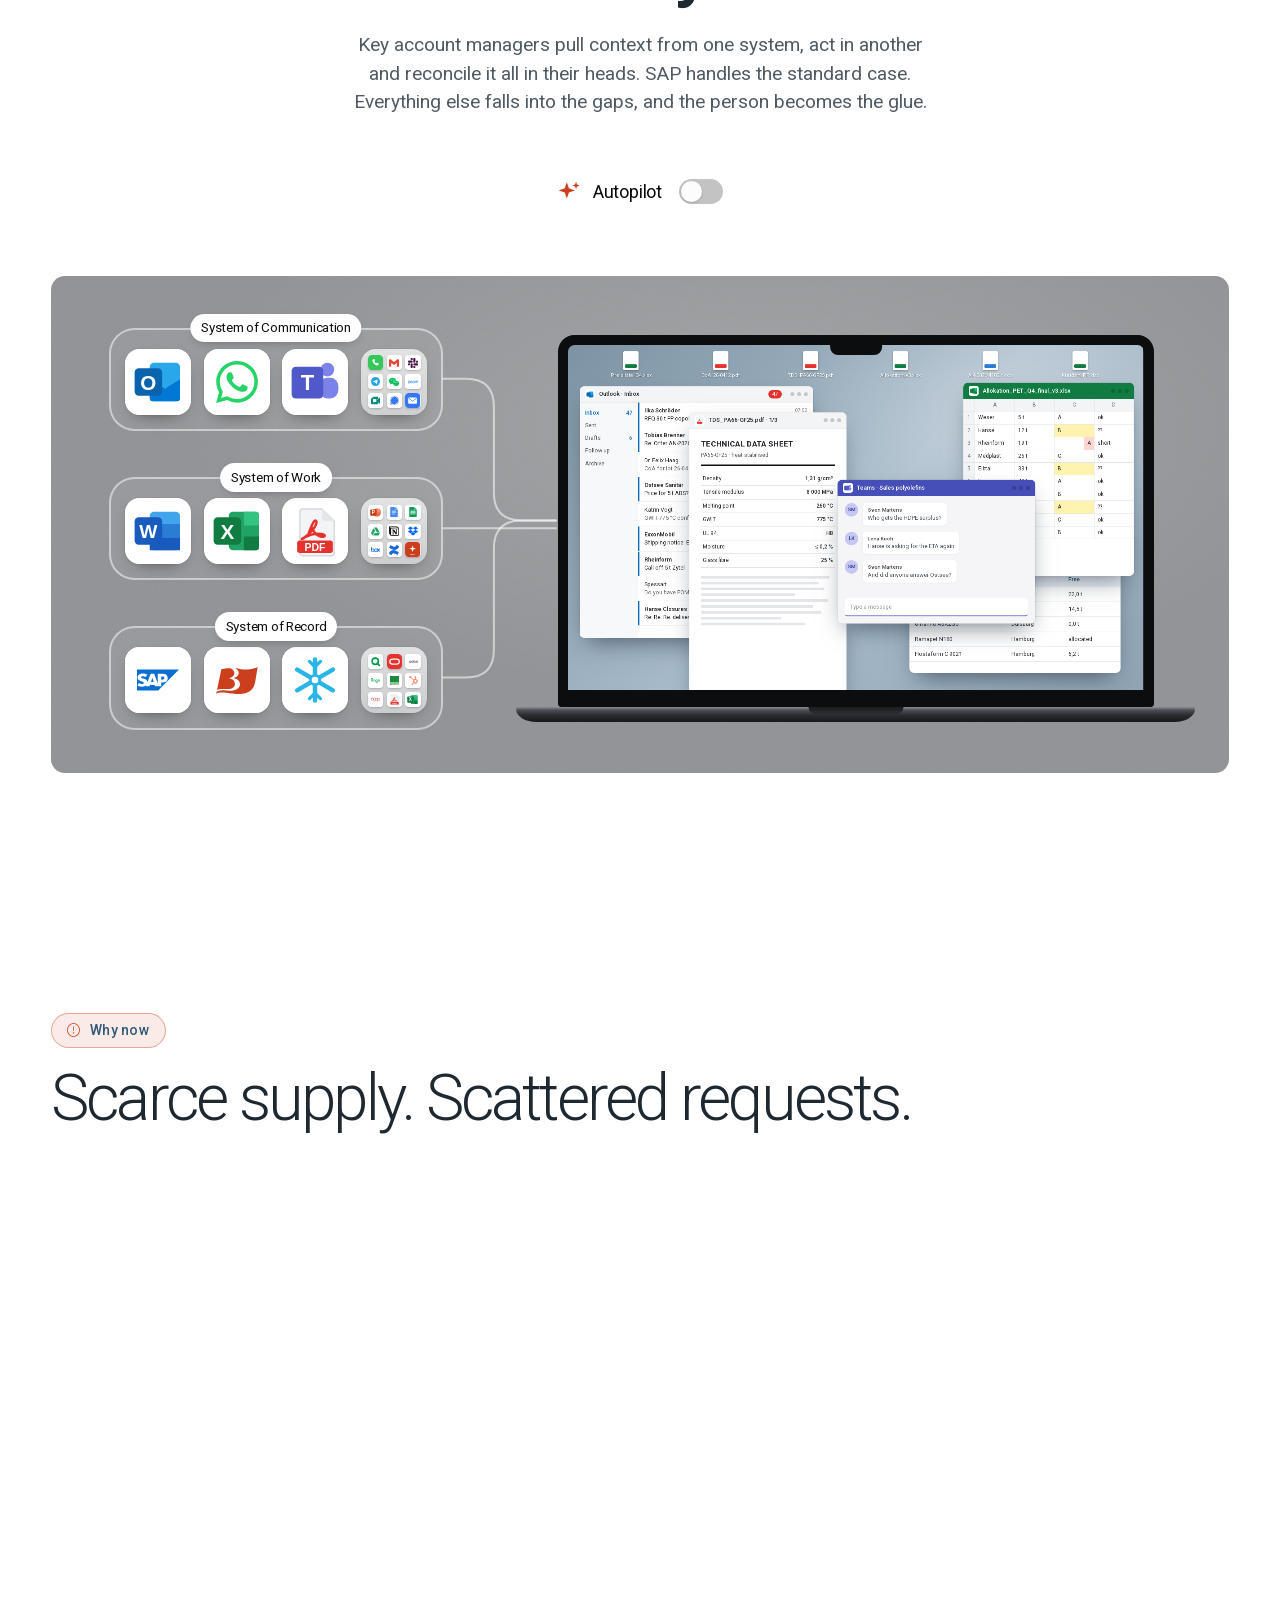
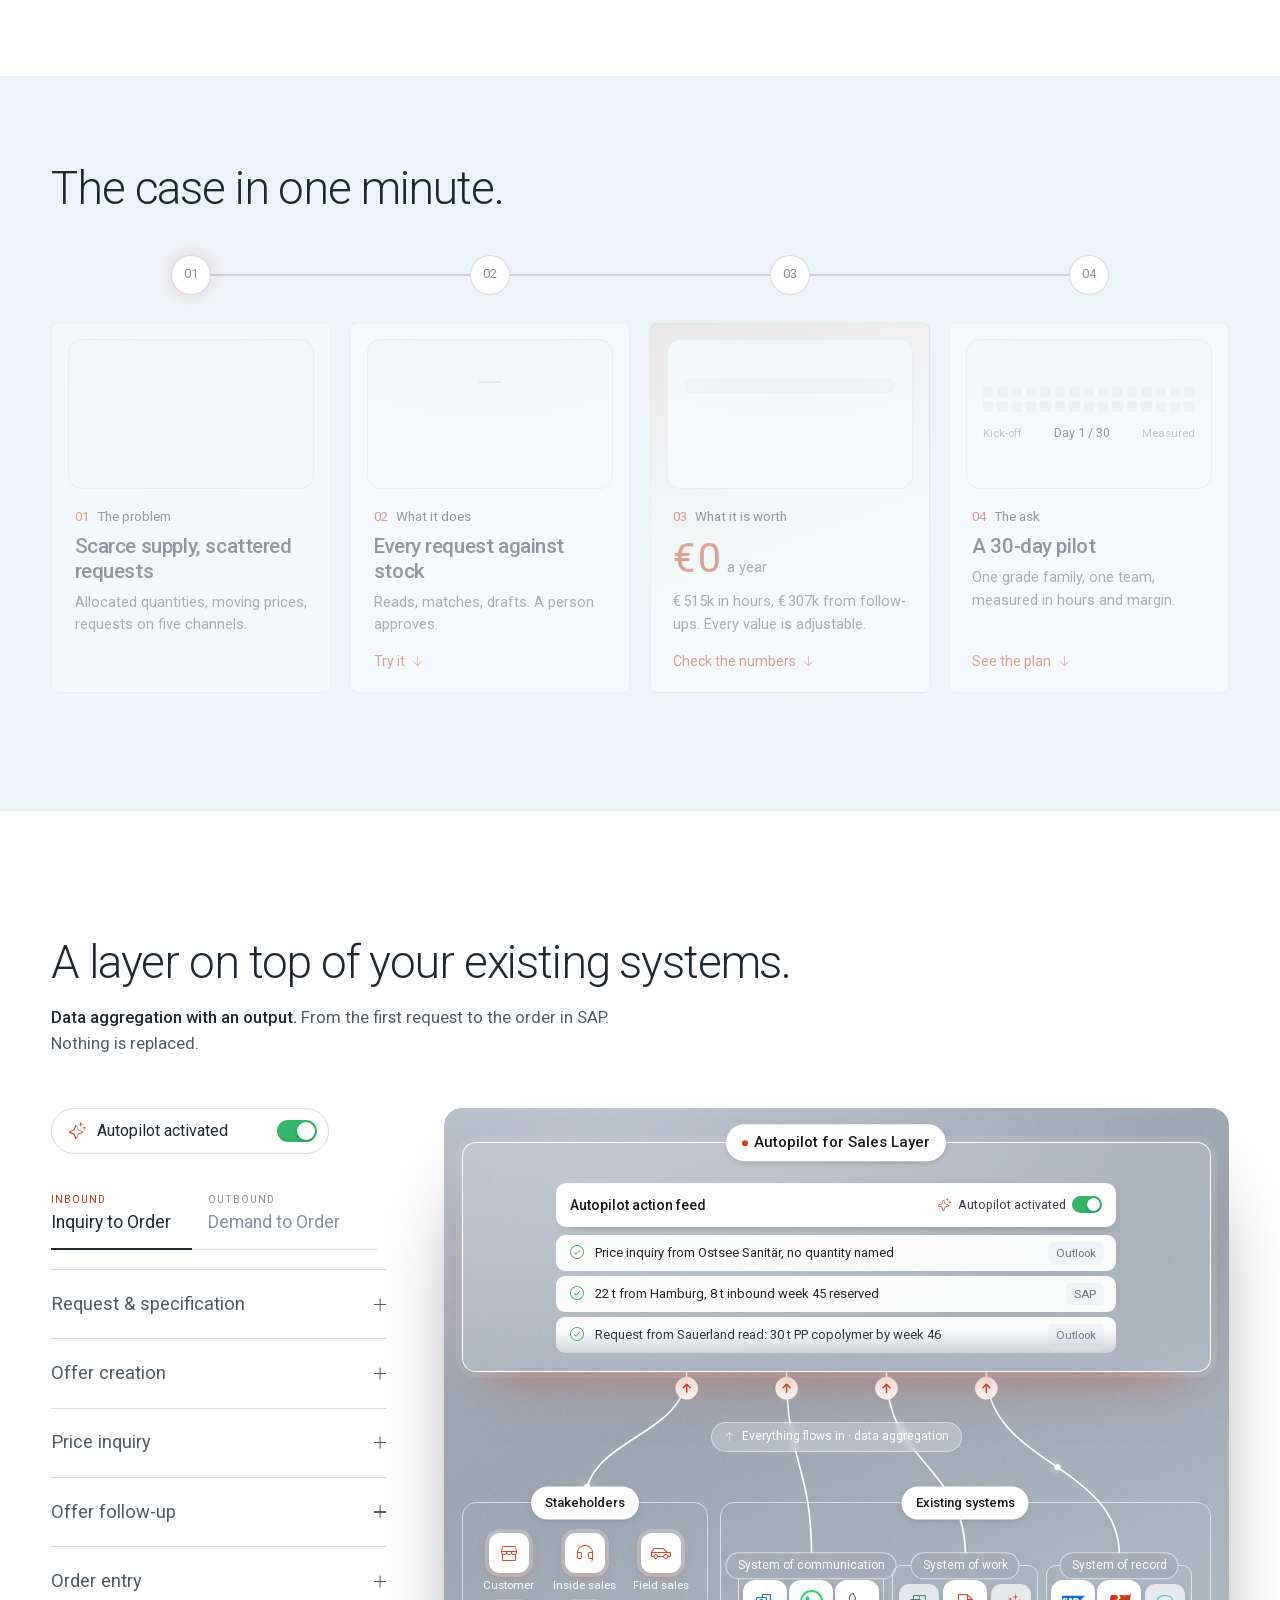
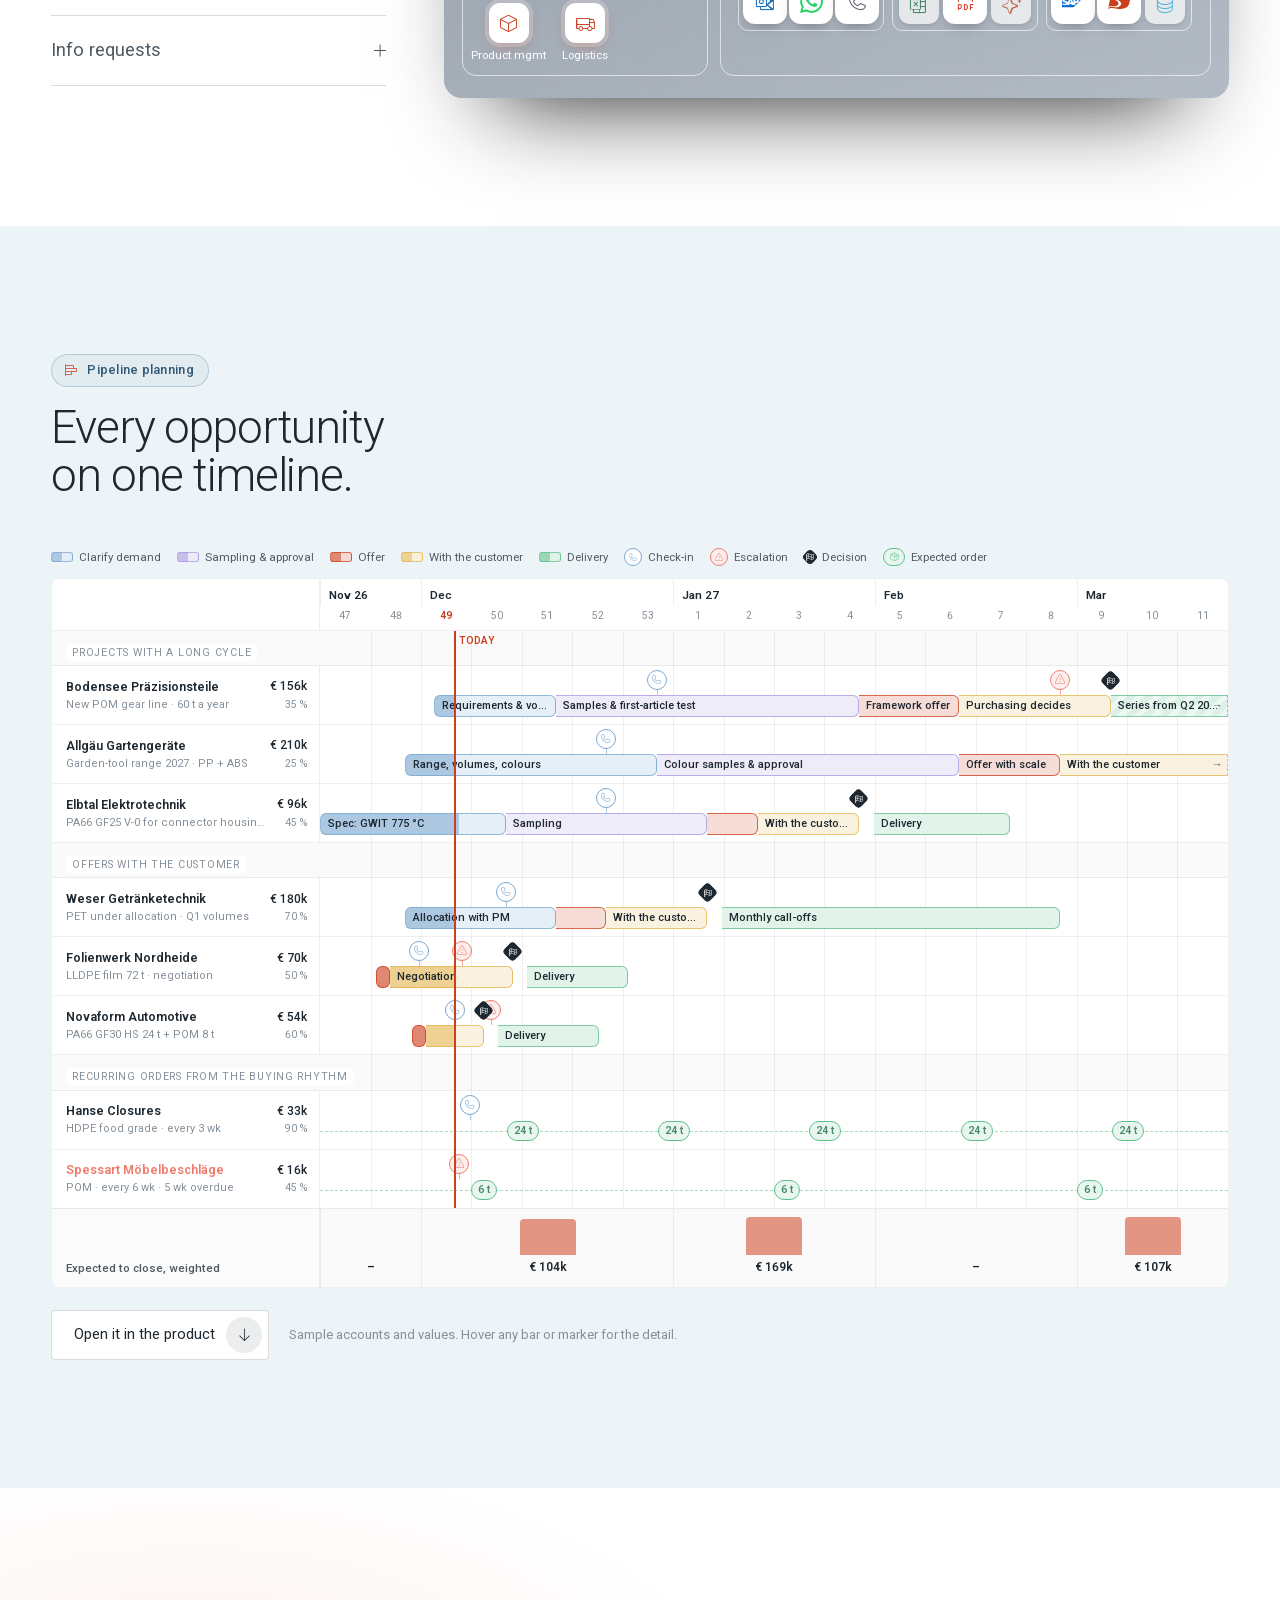
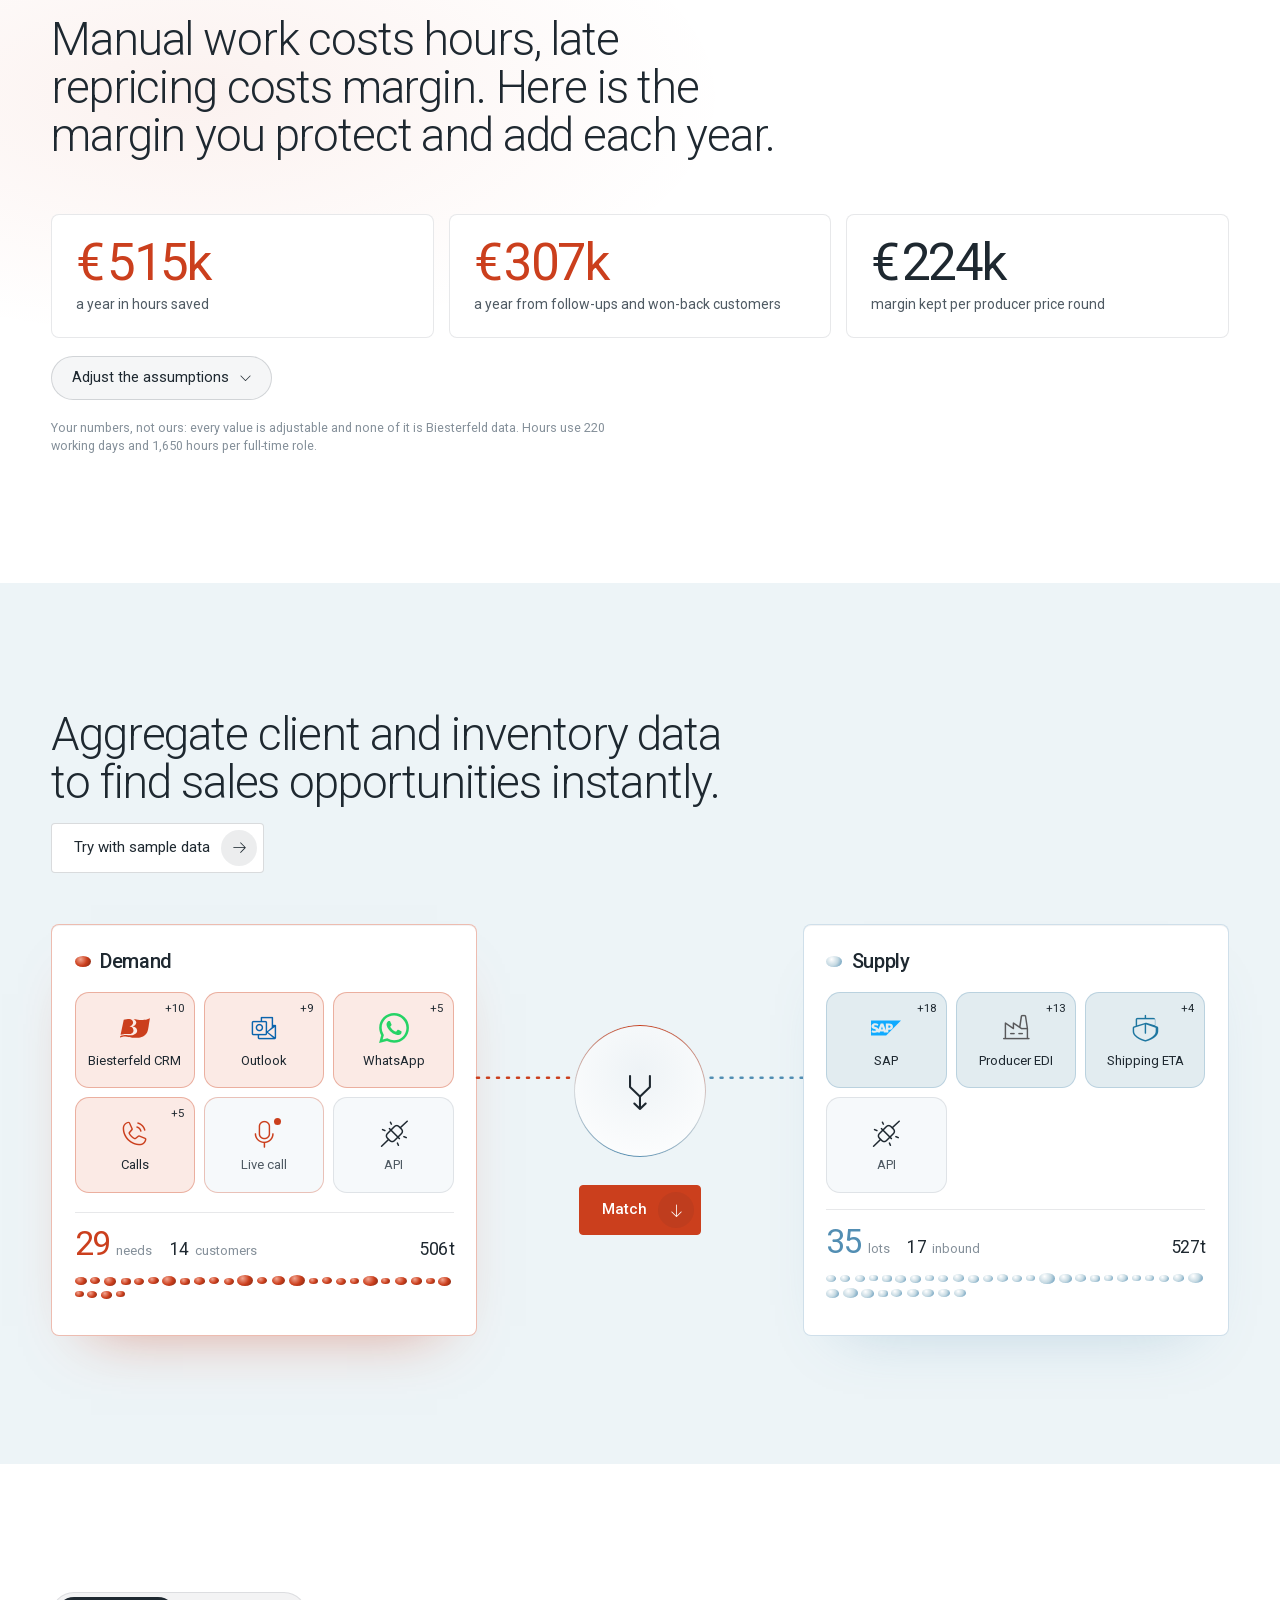
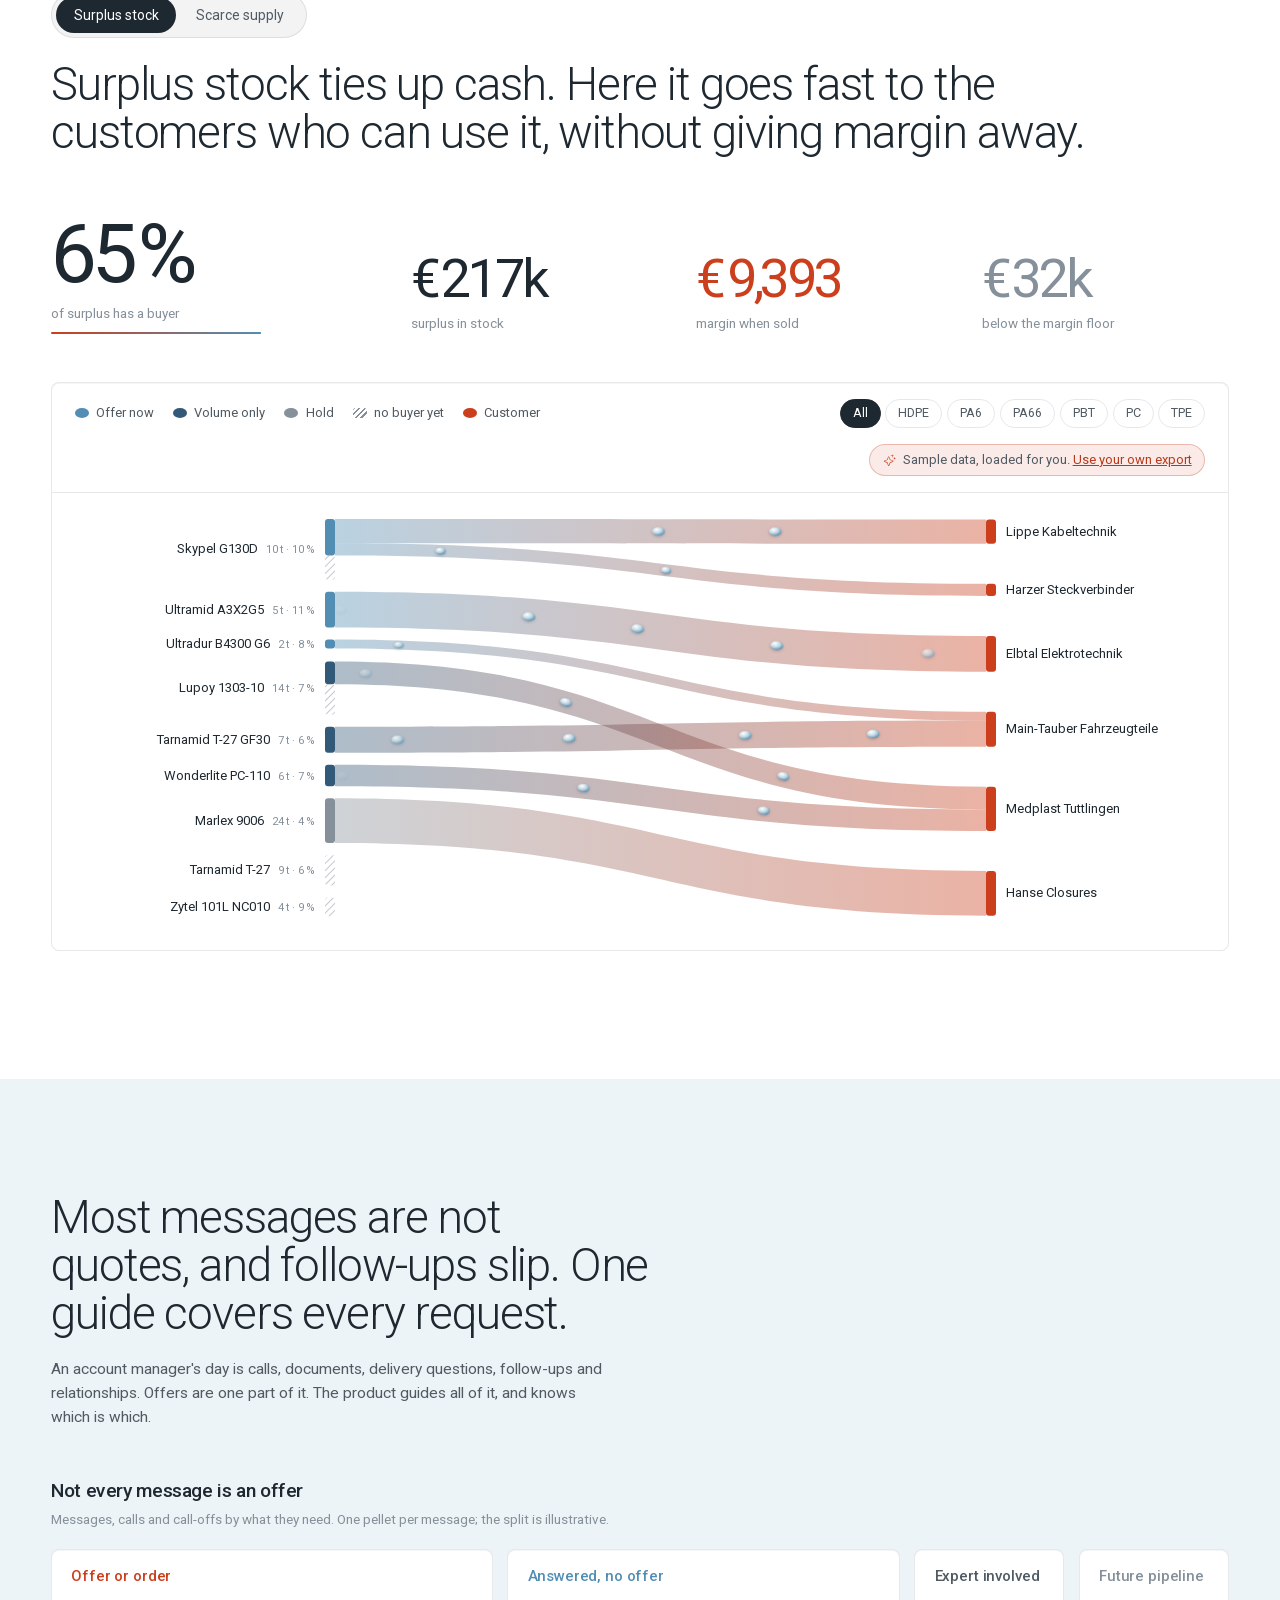
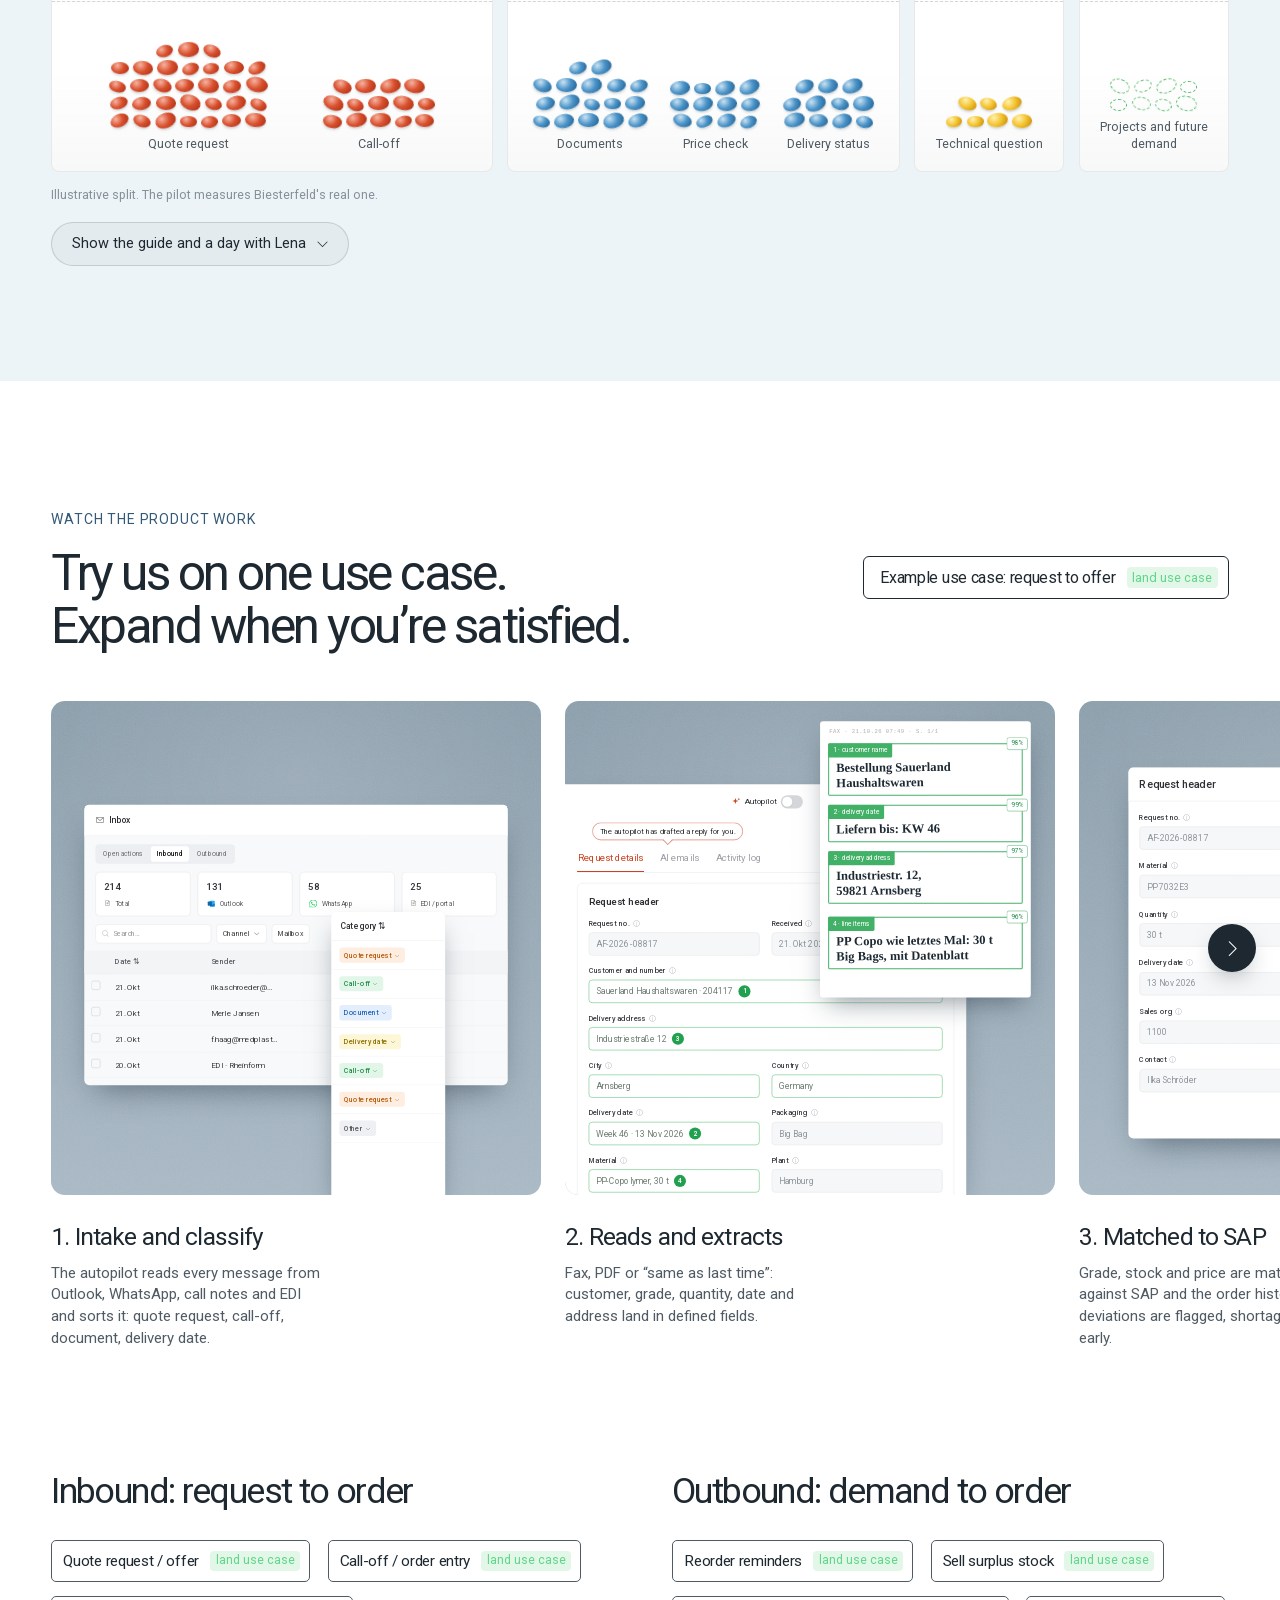
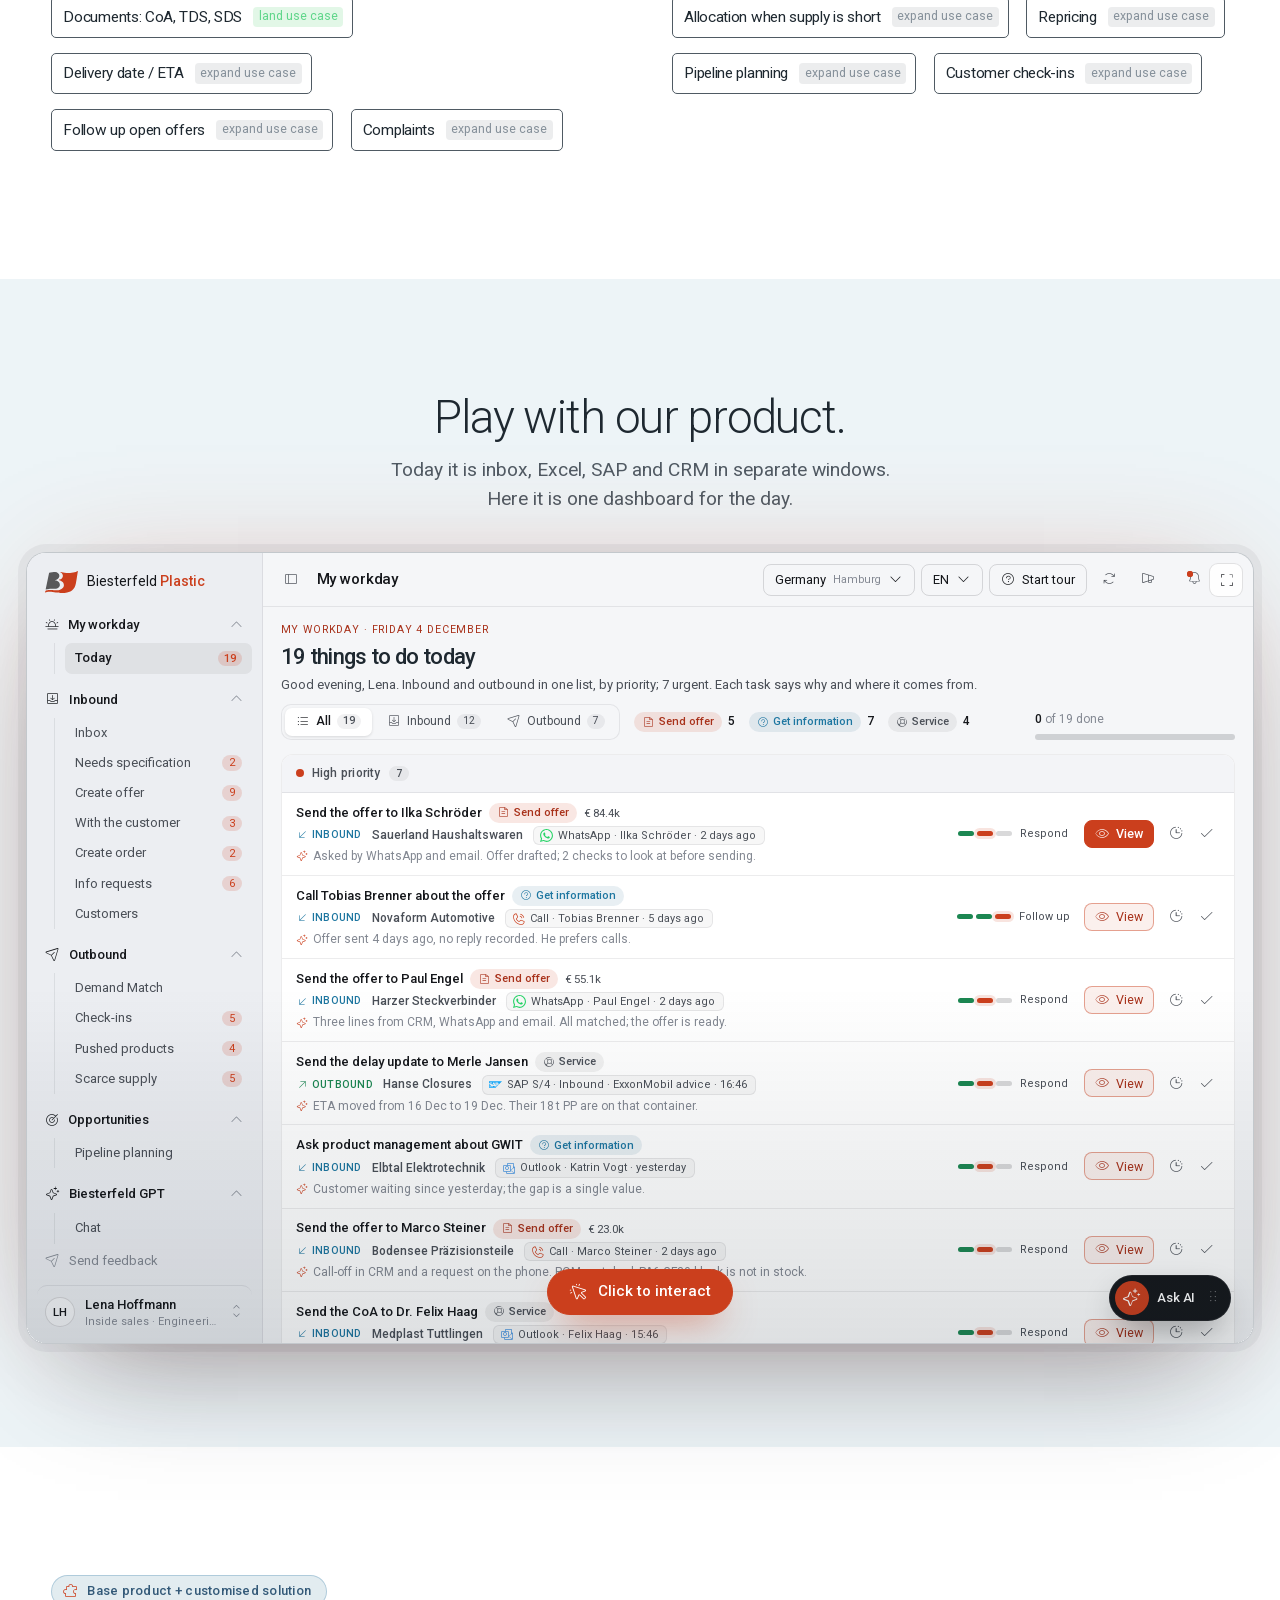
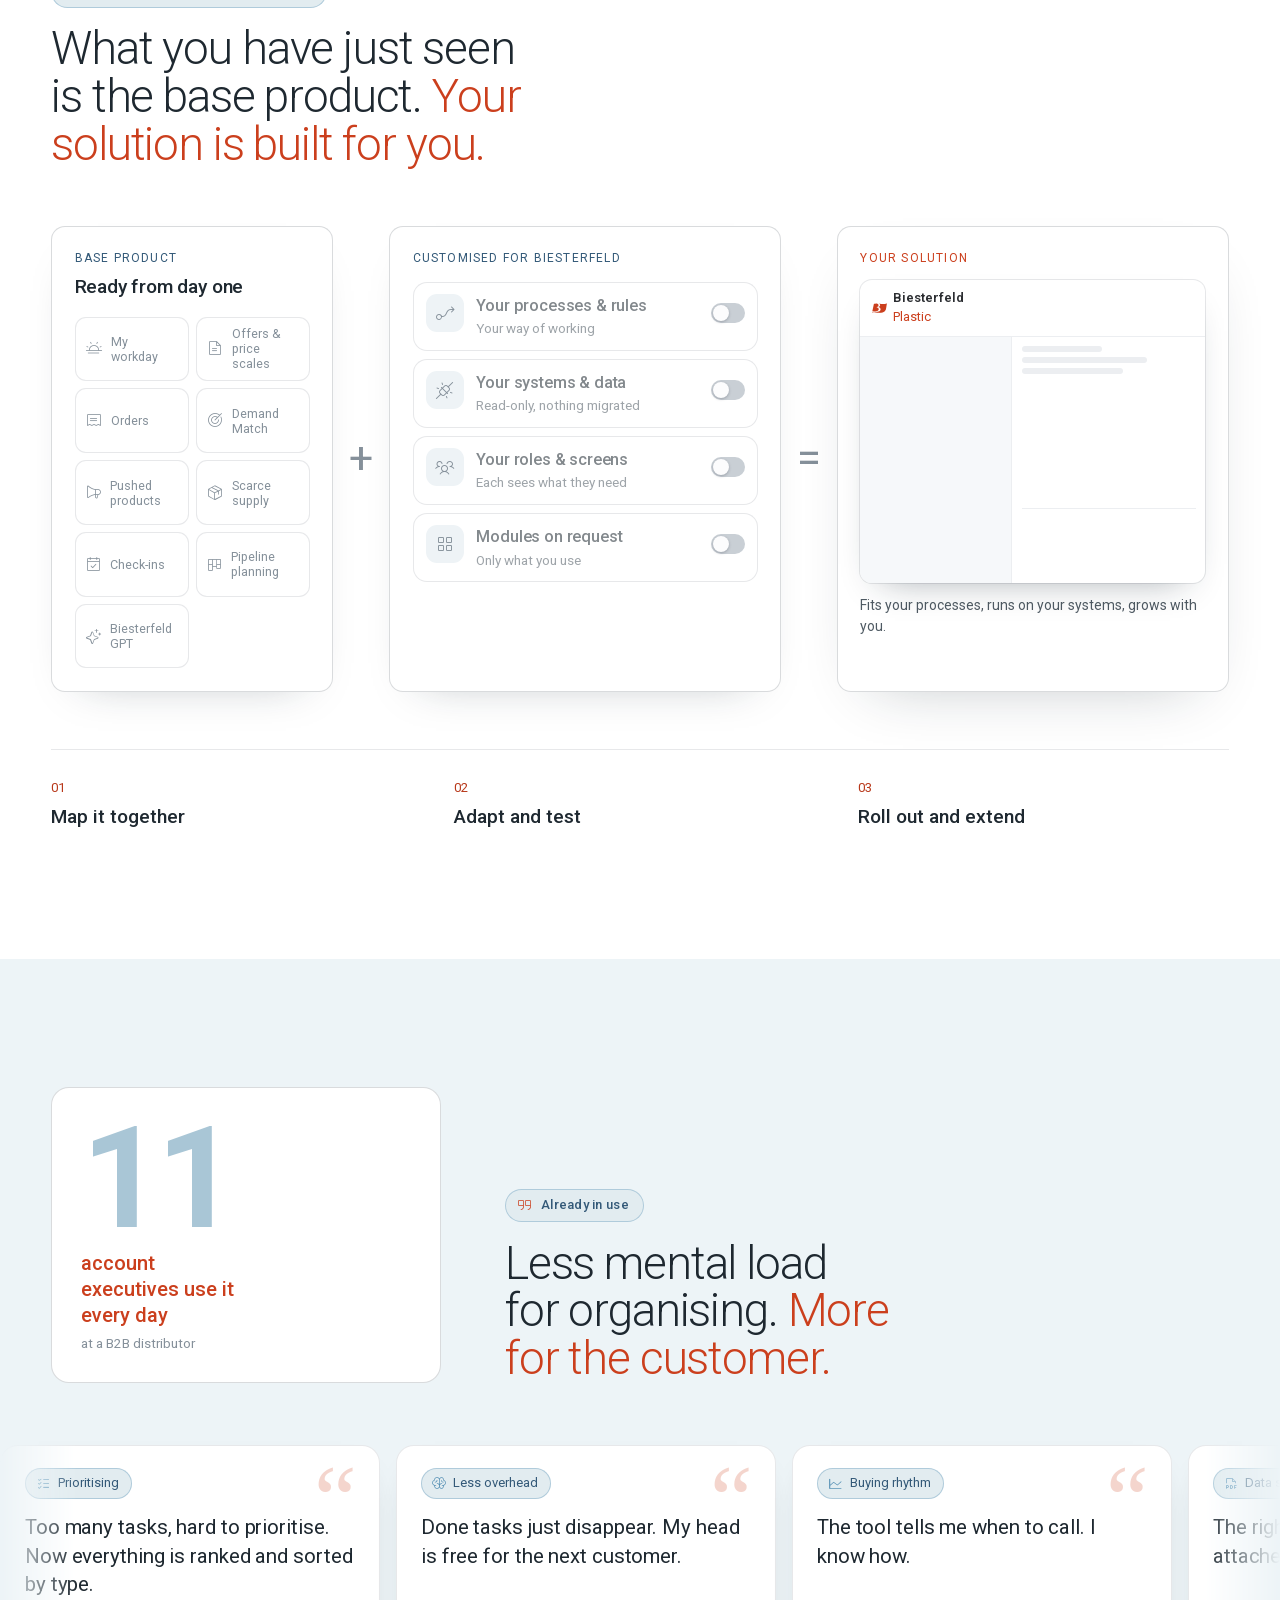
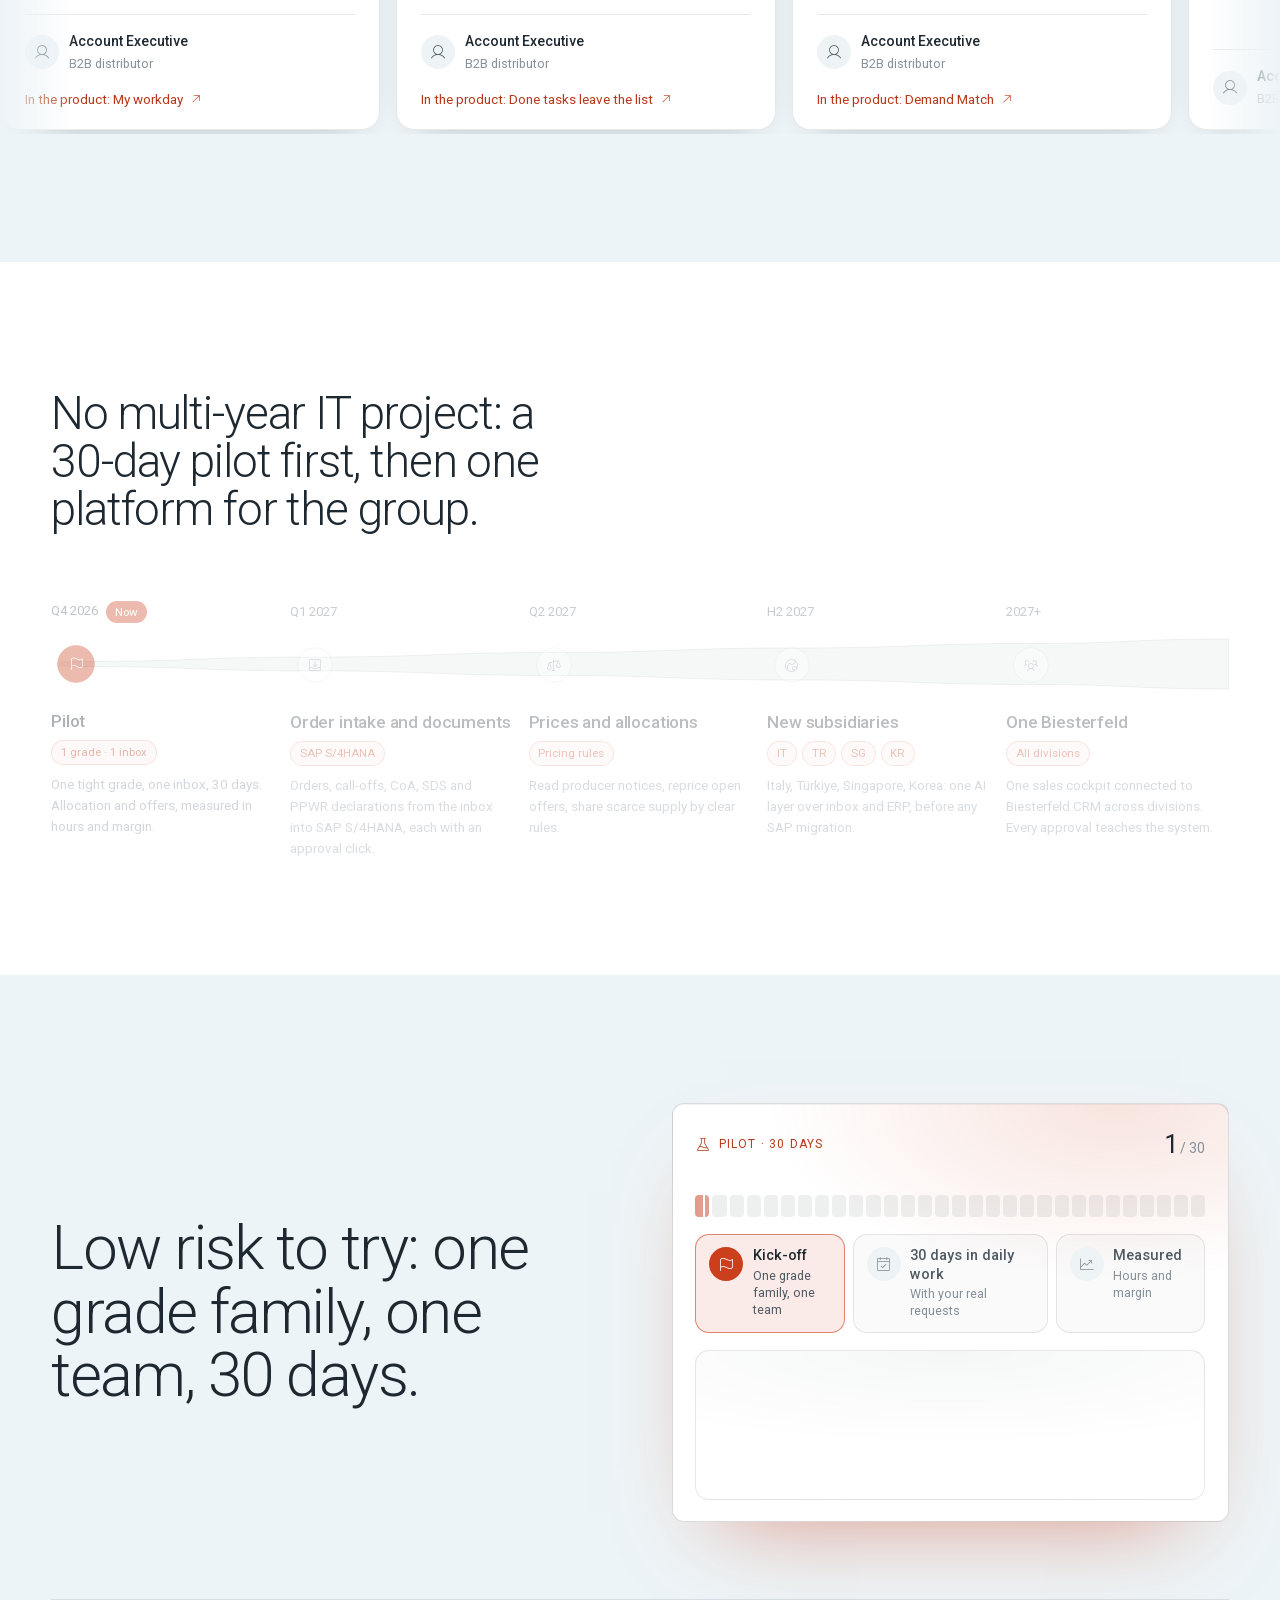
<file: en/index.html>
<!doctype html>
<html lang="en">
<head>
<meta charset="utf-8">
<meta name="robots" content="noindex, nofollow">
<meta name="viewport" content="width=device-width, initial-scale=1">
<meta name="theme-color" content="#0b0c0f">
<title>Biesterfeld Demo</title>
<link rel="icon" href="../shared/logos/biesterfeld.svg">
<link rel="preload" href="../shared/fonts/Geist-var.woff2" as="font" type="font/woff2" crossorigin>
<link rel="stylesheet" href="../shared/vendor/phosphor/style.css?v=20261020h">
<link rel="stylesheet" href="../shared/beauty/app.css?v=20261020h">
<link rel="stylesheet" href="../sections6.css?v=6a">
<link rel="stylesheet" href="../shared/beauty/ae.css?v=20261020h">
<link rel="stylesheet" href="../gantt6.css?v=6a">
<link rel="stylesheet" href="../workday6.css?v=6a">
<link rel="stylesheet" href="../base6.css?v=6b">
<link rel="stylesheet" href="../brand.css?v=20261020h">
<link rel="stylesheet" href="../layer6.css?v=6a">
<link rel="stylesheet" href="../simple.css?v=6a">
<link rel="stylesheet" href="../layers.css?v=20261021c">
<link rel="stylesheet" href="../custom.css?v=6a">
<link rel="stylesheet" href="../proof.css?v=6a">
<link rel="stylesheet" href="../film.css?v=20261021k">
<link rel="stylesheet" href="../systems.css?v=20261021d">
<link rel="stylesheet" href="../usecase.css?v=6a">
<link rel="stylesheet" href="../pilot.css?v=6a">
<link rel="stylesheet" href="../v5.css?v=6a">
<link rel="stylesheet" href="../theme6.css?v=6j">
<style>@font-face { font-family: "Roboto"; src: url("../shared/fonts/Roboto-var.woff2") format("woff2"); font-weight: 100 900; font-display: swap; }</style>
<link rel="alternate" hreflang="de" href="https://richard-waldow.github.io/biesterfeld-demo-v6/">
<link rel="alternate" hreflang="en" href="https://richard-waldow.github.io/biesterfeld-demo-v6/en/">
</head>
<body>
<span id="top-sentinel" aria-hidden="true"></span>
<header class="top">
  <a class="brand" href="#what"><img src="../shared/logos/biesterfeld.svg" alt=""><span>Biesterfeld Plastic</span></a>
  <nav class="nav" aria-label="Sections">
    <a href="#problem" data-t="nav_problem"></a><a href="#brief" data-t="nav_brief"></a><a href="#layer" data-t="nav_layer"></a><a href="#plan" data-t="nav_plan"></a><a href="#value" data-t="value"></a><a href="#how" data-t="nav_demo"></a><a href="#workday" data-t="workday"></a><a href="#play" data-t="product"></a><a href="#custom" data-t="nav_custom"></a><a href="#roadmap" data-t="nav_pilot"></a><a href="#start" data-t="start"></a>
  </nav>
  <div class="lang" role="group" aria-label="Language"><button data-lang="de">DE</button><button data-lang="en">EN</button></div>
</header>

<main>
  <!-- WHAT: Autopilot for Key Account Managers, and the film with and without autopilot (film.js) -->
  <section class="v5-hero" id="what">
    <div class="wrap">
      <h1 class="v5-h1 reveal" data-t="v5_h1"></h1>
      <p class="v5-sub reveal" data-t="v5_sub"></p>
      <div class="v5-cta reveal"><a class="btn btn-primary" href="#play"><span data-t="v5_try"></span><span class="btn-ic"><i class="ph-light ph-arrow-down"></i></span></a><a class="btn btn-quiet" href="#roadmap"><span data-t="v5_pilot"></span></a></div>
      <div class="v5-film reveal" id="film"></div>
    </div>
  </section>

  <!-- THREE KINDS OF SYSTEMS: communication, work, record, wired into a laptop; the Autopilot switch turns the chaos into one screen (systems.js) -->
  <section class="sec sec-systems" id="systems"></section>

  <!-- THE PROBLEM: the granulate field, demand and supply factors (hero.js, factors.js) -->
  <section class="hero" id="problem">
    <canvas id="granules" aria-hidden="true"></canvas>
    <div class="hero-in wrap">
      <div class="hero-title">
        <p class="hero-eyebrow reveal"><i class="ph-light ph-warning-circle" aria-hidden="true"></i><span data-t="v5_problem"></span></p>
        <h2 class="v5-ph reveal" data-t="h1"></h2>
      </div>
      <div class="sides">
        <div class="side side-d reveal">
          <h2 data-t="demand"></h2>
          <ul class="factors">
            <li><svg class="spark" viewBox="0 0 80 32"><path d="M2 26H12V10H18V26H30V4H36V26H48V16H54V26H78"/></svg><b data-t="f_calloff"></b><small data-t="f_calloff_s"></small></li>
            <li><svg class="spark" viewBox="0 0 80 32"><path d="M2 22C12 4 22 4 32 18S52 30 62 14S72 6 78 10"/></svg><b data-t="f_season"></b><small data-t="f_season_s"></small></li>
            <li><svg class="spark" viewBox="0 0 80 32"><path d="M2 24H30V12H54V6H78"/></svg><b data-t="f_reg"></b><small data-t="f_reg_s"></small></li>
          </ul>
          <span class="arrow-down" aria-hidden="true"><i></i></span>
        </div>
        <div class="glue gl6 reveal" id="glue6"></div>
        <div class="side side-s reveal">
          <h2 data-t="supply"></h2>
          <ul class="factors">
            <li><svg class="spark" viewBox="0 0 80 32"><path d="M2 20L8 16L13 22L19 10L25 14L31 6L37 18L43 12L49 24L55 10L61 16L67 8L73 20L78 14"/></svg><b data-t="f_price"></b><small data-t="f_price_s"></small></li>
            <li><svg class="spark" viewBox="0 0 80 32"><path d="M5 30V8M13 30V8M21 30V8M45 30V8M61 30V8M69 30V8"/></svg><b data-t="f_fm"></b><small data-t="f_fm_s"></small></li>
            <li><svg class="spark" viewBox="0 0 80 32"><path d="M2 8H18L24 26C42 26 56 18 78 10"/></svg><b data-t="f_freight"></b><small data-t="f_freight_s"></small></li>
          </ul>
          <span class="arrow-down" aria-hidden="true"><i></i></span>
        </div>
      </div>
    </div>
  </section>

  <!-- IN ONE MINUTE: problem, what it does, what it is worth, the ask (simple.js) -->
  <section class="sec sec-brief" id="brief"></section>

  <!-- AUTOPILOT FOR SALES: one layer on top of the existing systems, drawn GeneralMind-style with an action feed (layers.js, this version only) -->
  <section class="sec sec-layer" id="layer"></section>

  <!-- PIPELINE PLANNING: every opportunity on one timeline (layer.js + gantt.js) -->
  <section class="sec sec-plan" id="plan"></section>

  <!-- VALUE: hours and margin, results first -->
  <section class="sec sec-value" id="value"></section>

  <!-- HOW -->
  <section class="sec sec-how" id="how">
    <div class="wrap">
      <div class="how-head reveal">
        <h2 class="h2" data-t="h2_how"></h2>
        <button class="btn btn-quiet" id="sample-all"><span data-t="sample"></span><span class="btn-ic"><i class="ph-light ph-arrow-right"></i></span></button>
      </div>
      <div class="how-grid">
        <div class="panel panel-d reveal" data-side="demand">
          <div class="panel-head"><span class="pellet"></span><b data-t="demand"></b><button class="tmpl" type="button"><i class="ph-light ph-download-simple"></i><span data-t="template"></span></button></div>
          <div class="sources"></div>
          <label class="drop"><input type="file" accept=".xlsx,.xls,.csv" hidden><i class="ph-light ph-microsoft-excel-logo"></i><span data-t="drop"></span></label>
          <form class="api" hidden><input type="url" required data-tp="api_ph"><button class="btn btn-small" data-t="go"></button></form>
          <div class="loaded">
            <div class="count"><b class="n">0</b><span data-t="needs"></span><b class="n2">0</b><span data-t="customers"></span><b class="n3"></b></div>
            <div class="dots"></div>
            <div class="files"></div>
          </div>
        </div>
        <div class="engine reveal">
          <svg class="feeds" viewBox="0 0 300 300" preserveAspectRatio="none" aria-hidden="true"><path class="feed feed-d" d="M0 150H150"/><path class="feed feed-s" d="M300 150H150"/></svg>
          <div class="core" id="core"><i class="ph-light ph-arrows-merge"></i></div>
          <button class="btn btn-primary" id="run" disabled><span data-t="match"></span><span class="btn-ic"><i class="ph-light ph-arrow-down"></i></span></button>
        </div>
        <div class="panel panel-s reveal" data-side="supply">
          <div class="panel-head"><span class="pellet"></span><b data-t="supply"></b><button class="tmpl" type="button"><i class="ph-light ph-download-simple"></i><span data-t="template"></span></button></div>
          <div class="sources"></div>
          <label class="drop"><input type="file" accept=".xlsx,.xls,.csv" hidden><i class="ph-light ph-microsoft-excel-logo"></i><span data-t="drop"></span></label>
          <form class="api" hidden><input type="url" required data-tp="api_ph_s"><button class="btn btn-small" data-t="go"></button></form>
          <div class="loaded">
            <div class="count"><b class="n">0</b><span data-t="lots"></span><b class="n2">0</b><span data-t="inbound"></span><b class="n3"></b></div>
            <div class="dots"></div>
            <div class="files"></div>
          </div>
        </div>
      </div>
    </div>
  </section>

  <!-- RESULT -->
  <section class="sec sec-result" id="result">
    <div class="wrap">
      <h2 class="h2 reveal" data-t="h2_result"></h2>
      <div class="kpis reveal">
        <div class="kpi kpi-cov"><b id="k-cov">-</b><span data-t="k_cov"></span><i class="meter"><i id="k-cov-bar"></i></i></div>
        <div class="kpi"><b id="k-val">-</b><span data-t="k_val"></span></div>
        <div class="kpi kpi-margin"><b id="k-margin">-</b><span data-t="k_margin"></span></div>
        <div class="kpi kpi-gap"><b id="k-gap">-</b><span data-t="k_gap"></span></div>
      </div>
      <div class="chart-wrap reveal">
        <div class="chart-bar">
          <div class="legend"><span class="lg lg-d" data-t="demand"></span><span class="lg lg-gap" data-t="k_gap"></span><span class="lg lg-s" data-t="supply"></span></div>
          <div class="filters" id="filters"></div>
        </div>
        <div class="chart" id="chart">
          <svg id="sankey" aria-label="Demand to supply matches"></svg>
          <div class="empty" id="empty"><button class="btn btn-primary" id="sample-run"><span data-t="sample"></span><span class="btn-ic"><i class="ph-light ph-arrow-right"></i></span></button></div>
        </div>
      </div>
    </div>
  </section>

  <!-- WORKDAY: the whole job, not just the offer -->
  <section class="sec-workday" id="workday"></section>

  <!-- ONE USE CASE: a request in, an offer out, in six steps on cards that scroll sideways; then all use cases (usecase.js) -->
  <section class="sec sec-usecase" id="usecase"></section>

  <!-- PRODUCT: play with it -->
  <section class="sec-play" id="play"></section>

  <!-- BASE PRODUCT + CUSTOMISED SOLUTION: what was just tried is the base; every solution is customised (custom.js) -->
  <section class="sec sec-custom" id="custom"></section>

  <!-- ALREADY IN USE: 11 account executives, and what one of them says it changes (proof.js) -->
  <section class="sec sec-proof" id="proof"></section>


  <!-- PLAN: Q4 2026 into 2027 -->
  <section class="sec sec-roadmap" id="roadmap"></section>

  <!-- START -->
  <section class="sec sec-start" id="start">
    <div class="wrap">
      <div class="start-grid">
        <div>
          <h2 class="h2 reveal" data-t="h2_start"></h2>
        </div>
        <div class="pl reveal" id="pilot"></div>
      </div>
      <div class="trust reveal">
        <p class="proof" data-t="proof"></p>
        <div class="integ"><span data-t="connects"></span><ul id="integrations"></ul></div>
      </div>
    </div>
  </section>
</main>

<footer class="foot"><span data-t="foot"></span><span class="demo-mark" data-t="demo"></span></footer>
<div class="tip" id="tip" role="tooltip" hidden></div>

<script>window.SHARED_BASE = '../shared/'; window.PAGE_LANG = 'en'; window.STATIC_SITE = true; window.LANG_URLS = { de: '../', en: './' };</script>
<script>window.CALLS_SHOWN = 5; // one large card plus four</script>
<script>
  // version 2, for a CFO reading it the first time: the same content, the money and the ask first, details one click away
  window.PAGE = { compactValue: true, classicValue: true, compactWorkday: true, ownLayer: true, ownRoadmap: true }; // version 6 (light): #layer, #roadmap and the pilot are drawn by this version
</script>
<script>
  // headings: the problem, then what the product does about it (this page only; the shared scripts fall back to their own words)
  window.UI_TEXT = {
    en: {
      h1: 'Scarce supply. Scattered requests.',
      v5_h1: 'Autopilot for Key Account Managers', v5_sub: 'Biesterfeld, put your key account managers on autopilot.', v5_try: 'Play with the product', v5_pilot: 'See the pilot', v5_problem: 'Why now', nav_problem: 'Why now',
      h2_how: 'Aggregate client and inventory data to find sales opportunities instantly.',
      h2_result: 'Scarce supply is shared out by gut feel. Here it goes to the right customers, at the best margin.',
      h2_workday: 'Most messages are not quotes, and follow-ups slip. One guide covers every request.',
      h2_play: 'Play with our product.', v5_play_sub: 'Today it is inbox, Excel, SAP and CRM in separate windows. Here it is one dashboard for the day.',
      st_1: 'Kick-off', st_1s: 'One grade family, one team', st_2: '30 days in daily work', st_2s: 'With your real requests', st_3: 'Measured', st_3s: 'Hours and margin',
      h2_value: 'Manual work costs hours, late repricing costs margin. Here is the margin you protect and add each year.',
      h2_roadmap: 'No multi-year IT project: a 30-day pilot first, then one platform for the group.',
      h2_start: 'Low risk to try: one grade family, one team, 30 days.',
      nav_brief: 'In one minute', nav_layer: 'System', nav_plan: 'Pipeline', nav_custom: 'Custom', nav_demo: 'Demo', nav_pilot: 'Pilot',
    },
    de: {
      h1: 'Knappes Angebot. Verstreute Anfragen.',
      v5_h1: 'Autopilot für Key Account Manager', v5_sub: 'Biesterfeld, setzen Sie Ihre Key Account Manager auf Autopilot.', v5_try: 'Produkt ausprobieren', v5_pilot: 'Pilot ansehen', v5_problem: 'Warum jetzt', nav_problem: 'Warum jetzt',
      h2_how: 'Kunden- und Bestandsdaten bündeln und Verkaufschancen sofort finden.',
      h2_result: 'Knappes Inventar wird nach Bauchgefühl verteilt. Hier geht es an die richtigen Kunden, zur besten Marge.',
      h2_workday: 'Die meisten Nachrichten sind keine Angebotsanfragen, und das Nachfassen geht unter. Ein Leitfaden deckt alle ab.',
      h2_play: 'Probieren Sie unser Produkt aus.', v5_play_sub: 'Heute sind es Postfach, Excel, SAP und CRM in getrennten Fenstern. Hier ist es ein Dashboard für den ganzen Tag.',
      st_1: 'Kick-off', st_1s: 'Eine Typenfamilie, ein Team', st_2: '30 Tage im Alltag', st_2s: 'Mit Ihren echten Anfragen', st_3: 'Gemessen', st_3s: 'Stunden und Marge',
      h2_value: 'Handarbeit kostet Stunden, späte Neubepreisung kostet Marge. So viel Marge sichern und gewinnen Sie pro Jahr.',
      h2_roadmap: 'Kein mehrjähriges IT-Projekt: erst ein 30-Tage-Pilot, dann eine Plattform für die Gruppe.',
      h2_start: 'Geringes Risiko: eine Typenfamilie, ein Team, 30 Tage.',
      nav_brief: 'In einer Minute', nav_layer: 'System', nav_plan: 'Pipeline', nav_custom: 'Anpassung', nav_demo: 'Demo', nav_pilot: 'Pilot',
    },
  };
</script>
<script src="../shared/vendor/xlsx.full.min.js?v=20261020h"></script>
<script src="../shared/config.js?v=20261020h"></script>
<script src="../shared/data/sample.js?v=20261020h"></script>
<script src="../shared/engine.js?v=20261020h"></script>
<script src="../shared/ui.js?v=20261020h"></script>
<script src="../shared/call.js?v=20261020h"></script>
<script src="../shared/value.js?v=20261021e"></script>
<script src="../shared/beauty/gantt.js?v=20261020h"></script>
<script src="../shared/beauty/ae.js?v=20261020h"></script>
<script src="../shared/beauty/app.js?v=20261020h"></script>
<script src="../shared/beauty/workday.js?v=20261020h"></script>
<script src="../shared/beauty/sections.js?v=20261020h"></script>
<script src="../shared/beauty/factors.js?v=20261020h"></script>
<script src="../hero6.js?v=6d"></script>
<script src="../glue6.js?v=6c"></script>
<script src="../shared/beauty/layer.js?v=20261021x"></script>
<script src="../simple.js?v=20261021c"></script>
<script src="../layers.js?v=20261021x"></script>
<script src="../custom.js?v=20261021x"></script>
<script src="../proof.js?v=20261020h"></script>
<script src="../film.js?v=20261021k"></script>
<script src="../systems.js?v=20261021x"></script>
<script src="../usecase.js?v=20261021x"></script>
<script src="../pilot.js?v=20261021b"></script>
<script src="../v5.js?v=20261021a"></script>
</body>
</html>
</file>
<file: shared/vendor/phosphor/style.css>
@font-face {
  font-family: "Phosphor-Light";
  src:
    url("./Phosphor-Light.woff2") format("woff2"),
    url("./Phosphor-Light.woff") format("woff"),
    url("./Phosphor-Light.ttf") format("truetype"),
    url("./Phosphor-Light.svg#Phosphor-Light") format("svg");
  font-weight: normal;
  font-style: normal;
  font-display: block;
}

.ph-light {
  /* use !important to prevent issues with browser extensions that change fonts */
  font-family: "Phosphor-Light" !important;
  speak: never;
  font-style: normal;
  font-weight: normal;
  font-variant: normal;
  text-transform: none;
  line-height: 1;

  /* Enable Ligatures ================ */
  letter-spacing: 0;
  -webkit-font-feature-settings: "liga";
  -moz-font-feature-settings: "liga=1";
  -moz-font-feature-settings: "liga";
  -ms-font-feature-settings: "liga" 1;
  font-feature-settings: "liga";
  -webkit-font-variant-ligatures: discretionary-ligatures;
  font-variant-ligatures: discretionary-ligatures;

  /* Better Font Rendering =========== */
  -webkit-font-smoothing: antialiased;
  -moz-osx-font-smoothing: grayscale;
}

.ph-light.ph-acorn:before {
  content: "\eb9a";
}
.ph-light.ph-address-book:before {
  content: "\e6f8";
}
.ph-light.ph-address-book-tabs:before {
  content: "\ee4e";
}
.ph-light.ph-air-traffic-control:before {
  content: "\ecd8";
}
.ph-light.ph-airplane:before {
  content: "\e002";
}
.ph-light.ph-airplane-in-flight:before {
  content: "\e4fe";
}
.ph-light.ph-airplane-landing:before {
  content: "\e502";
}
.ph-light.ph-airplane-takeoff:before {
  content: "\e504";
}
.ph-light.ph-airplane-taxiing:before {
  content: "\e500";
}
.ph-light.ph-airplane-tilt:before {
  content: "\e5d6";
}
.ph-light.ph-airplay:before {
  content: "\e004";
}
.ph-light.ph-alarm:before {
  content: "\e006";
}
.ph-light.ph-alien:before {
  content: "\e8a6";
}
.ph-light.ph-align-bottom:before {
  content: "\e506";
}
.ph-light.ph-align-bottom-simple:before {
  content: "\eb0c";
}
.ph-light.ph-align-center-horizontal:before {
  content: "\e50a";
}
.ph-light.ph-align-center-horizontal-simple:before {
  content: "\eb0e";
}
.ph-light.ph-align-center-vertical:before {
  content: "\e50c";
}
.ph-light.ph-align-center-vertical-simple:before {
  content: "\eb10";
}
.ph-light.ph-align-left:before {
  content: "\e50e";
}
.ph-light.ph-align-left-simple:before {
  content: "\eaee";
}
.ph-light.ph-align-right:before {
  content: "\e510";
}
.ph-light.ph-align-right-simple:before {
  content: "\eb12";
}
.ph-light.ph-align-top:before {
  content: "\e512";
}
.ph-light.ph-align-top-simple:before {
  content: "\eb14";
}
.ph-light.ph-amazon-logo:before {
  content: "\e96c";
}
.ph-light.ph-ambulance:before {
  content: "\e572";
}
.ph-light.ph-anchor:before {
  content: "\e514";
}
.ph-light.ph-anchor-simple:before {
  content: "\e5d8";
}
.ph-light.ph-android-logo:before {
  content: "\e008";
}
.ph-light.ph-angle:before {
  content: "\e7bc";
}
.ph-light.ph-angular-logo:before {
  content: "\eb80";
}
.ph-light.ph-aperture:before {
  content: "\e00a";
}
.ph-light.ph-app-store-logo:before {
  content: "\e974";
}
.ph-light.ph-app-window:before {
  content: "\e5da";
}
.ph-light.ph-apple-logo:before {
  content: "\e516";
}
.ph-light.ph-apple-podcasts-logo:before {
  content: "\eb96";
}
.ph-light.ph-approximate-equals:before {
  content: "\edaa";
}
.ph-light.ph-archive:before {
  content: "\e00c";
}
.ph-light.ph-armchair:before {
  content: "\e012";
}
.ph-light.ph-arrow-arc-left:before {
  content: "\e014";
}
.ph-light.ph-arrow-arc-right:before {
  content: "\e016";
}
.ph-light.ph-arrow-bend-double-up-left:before {
  content: "\e03a";
}
.ph-light.ph-arrow-bend-double-up-right:before {
  content: "\e03c";
}
.ph-light.ph-arrow-bend-down-left:before {
  content: "\e018";
}
.ph-light.ph-arrow-bend-down-right:before {
  content: "\e01a";
}
.ph-light.ph-arrow-bend-left-down:before {
  content: "\e01c";
}
.ph-light.ph-arrow-bend-left-up:before {
  content: "\e01e";
}
.ph-light.ph-arrow-bend-right-down:before {
  content: "\e020";
}
.ph-light.ph-arrow-bend-right-up:before {
  content: "\e022";
}
.ph-light.ph-arrow-bend-up-left:before {
  content: "\e024";
}
.ph-light.ph-arrow-bend-up-right:before {
  content: "\e026";
}
.ph-light.ph-arrow-circle-down:before {
  content: "\e028";
}
.ph-light.ph-arrow-circle-down-left:before {
  content: "\e02a";
}
.ph-light.ph-arrow-circle-down-right:before {
  content: "\e02c";
}
.ph-light.ph-arrow-circle-left:before {
  content: "\e05a";
}
.ph-light.ph-arrow-circle-right:before {
  content: "\e02e";
}
.ph-light.ph-arrow-circle-up:before {
  content: "\e030";
}
.ph-light.ph-arrow-circle-up-left:before {
  content: "\e032";
}
.ph-light.ph-arrow-circle-up-right:before {
  content: "\e034";
}
.ph-light.ph-arrow-clockwise:before {
  content: "\e036";
}
.ph-light.ph-arrow-counter-clockwise:before {
  content: "\e038";
}
.ph-light.ph-arrow-down:before {
  content: "\e03e";
}
.ph-light.ph-arrow-down-left:before {
  content: "\e040";
}
.ph-light.ph-arrow-down-right:before {
  content: "\e042";
}
.ph-light.ph-arrow-elbow-down-left:before {
  content: "\e044";
}
.ph-light.ph-arrow-elbow-down-right:before {
  content: "\e046";
}
.ph-light.ph-arrow-elbow-left:before {
  content: "\e048";
}
.ph-light.ph-arrow-elbow-left-down:before {
  content: "\e04a";
}
.ph-light.ph-arrow-elbow-left-up:before {
  content: "\e04c";
}
.ph-light.ph-arrow-elbow-right:before {
  content: "\e04e";
}
.ph-light.ph-arrow-elbow-right-down:before {
  content: "\e050";
}
.ph-light.ph-arrow-elbow-right-up:before {
  content: "\e052";
}
.ph-light.ph-arrow-elbow-up-left:before {
  content: "\e054";
}
.ph-light.ph-arrow-elbow-up-right:before {
  content: "\e056";
}
.ph-light.ph-arrow-fat-down:before {
  content: "\e518";
}
.ph-light.ph-arrow-fat-left:before {
  content: "\e51a";
}
.ph-light.ph-arrow-fat-line-down:before {
  content: "\e51c";
}
.ph-light.ph-arrow-fat-line-left:before {
  content: "\e51e";
}
.ph-light.ph-arrow-fat-line-right:before {
  content: "\e520";
}
.ph-light.ph-arrow-fat-line-up:before {
  content: "\e522";
}
.ph-light.ph-arrow-fat-lines-down:before {
  content: "\e524";
}
.ph-light.ph-arrow-fat-lines-left:before {
  content: "\e526";
}
.ph-light.ph-arrow-fat-lines-right:before {
  content: "\e528";
}
.ph-light.ph-arrow-fat-lines-up:before {
  content: "\e52a";
}
.ph-light.ph-arrow-fat-right:before {
  content: "\e52c";
}
.ph-light.ph-arrow-fat-up:before {
  content: "\e52e";
}
.ph-light.ph-arrow-left:before {
  content: "\e058";
}
.ph-light.ph-arrow-line-down:before {
  content: "\e05c";
}
.ph-light.ph-arrow-line-down-left:before {
  content: "\e05e";
}
.ph-light.ph-arrow-line-down-right:before {
  content: "\e060";
}
.ph-light.ph-arrow-line-left:before {
  content: "\e062";
}
.ph-light.ph-arrow-line-right:before {
  content: "\e064";
}
.ph-light.ph-arrow-line-up:before {
  content: "\e066";
}
.ph-light.ph-arrow-line-up-left:before {
  content: "\e068";
}
.ph-light.ph-arrow-line-up-right:before {
  content: "\e06a";
}
.ph-light.ph-arrow-right:before {
  content: "\e06c";
}
.ph-light.ph-arrow-square-down:before {
  content: "\e06e";
}
.ph-light.ph-arrow-square-down-left:before {
  content: "\e070";
}
.ph-light.ph-arrow-square-down-right:before {
  content: "\e072";
}
.ph-light.ph-arrow-square-in:before {
  content: "\e5dc";
}
.ph-light.ph-arrow-square-left:before {
  content: "\e074";
}
.ph-light.ph-arrow-square-out:before {
  content: "\e5de";
}
.ph-light.ph-arrow-square-right:before {
  content: "\e076";
}
.ph-light.ph-arrow-square-up:before {
  content: "\e078";
}
.ph-light.ph-arrow-square-up-left:before {
  content: "\e07a";
}
.ph-light.ph-arrow-square-up-right:before {
  content: "\e07c";
}
.ph-light.ph-arrow-u-down-left:before {
  content: "\e07e";
}
.ph-light.ph-arrow-u-down-right:before {
  content: "\e080";
}
.ph-light.ph-arrow-u-left-down:before {
  content: "\e082";
}
.ph-light.ph-arrow-u-left-up:before {
  content: "\e084";
}
.ph-light.ph-arrow-u-right-down:before {
  content: "\e086";
}
.ph-light.ph-arrow-u-right-up:before {
  content: "\e088";
}
.ph-light.ph-arrow-u-up-left:before {
  content: "\e08a";
}
.ph-light.ph-arrow-u-up-right:before {
  content: "\e08c";
}
.ph-light.ph-arrow-up:before {
  content: "\e08e";
}
.ph-light.ph-arrow-up-left:before {
  content: "\e090";
}
.ph-light.ph-arrow-up-right:before {
  content: "\e092";
}
.ph-light.ph-arrows-clockwise:before {
  content: "\e094";
}
.ph-light.ph-arrows-counter-clockwise:before {
  content: "\e096";
}
.ph-light.ph-arrows-down-up:before {
  content: "\e098";
}
.ph-light.ph-arrows-horizontal:before {
  content: "\eb06";
}
.ph-light.ph-arrows-in:before {
  content: "\e09a";
}
.ph-light.ph-arrows-in-cardinal:before {
  content: "\e09c";
}
.ph-light.ph-arrows-in-line-horizontal:before {
  content: "\e530";
}
.ph-light.ph-arrows-in-line-vertical:before {
  content: "\e532";
}
.ph-light.ph-arrows-in-simple:before {
  content: "\e09e";
}
.ph-light.ph-arrows-left-right:before {
  content: "\e0a0";
}
.ph-light.ph-arrows-merge:before {
  content: "\ed3e";
}
.ph-light.ph-arrows-out:before {
  content: "\e0a2";
}
.ph-light.ph-arrows-out-cardinal:before {
  content: "\e0a4";
}
.ph-light.ph-arrows-out-line-horizontal:before {
  content: "\e534";
}
.ph-light.ph-arrows-out-line-vertical:before {
  content: "\e536";
}
.ph-light.ph-arrows-out-simple:before {
  content: "\e0a6";
}
.ph-light.ph-arrows-split:before {
  content: "\ed3c";
}
.ph-light.ph-arrows-vertical:before {
  content: "\eb04";
}
.ph-light.ph-article:before {
  content: "\e0a8";
}
.ph-light.ph-article-medium:before {
  content: "\e5e0";
}
.ph-light.ph-article-ny-times:before {
  content: "\e5e2";
}
.ph-light.ph-asclepius:before {
  content: "\ee34";
}
.ph-light.ph-caduceus:before {
  content: "\ee34";
}
.ph-light.ph-asterisk:before {
  content: "\e0aa";
}
.ph-light.ph-asterisk-simple:before {
  content: "\e832";
}
.ph-light.ph-at:before {
  content: "\e0ac";
}
.ph-light.ph-atom:before {
  content: "\e5e4";
}
.ph-light.ph-avocado:before {
  content: "\ee04";
}
.ph-light.ph-axe:before {
  content: "\e9fc";
}
.ph-light.ph-baby:before {
  content: "\e774";
}
.ph-light.ph-baby-carriage:before {
  content: "\e818";
}
.ph-light.ph-backpack:before {
  content: "\e922";
}
.ph-light.ph-backspace:before {
  content: "\e0ae";
}
.ph-light.ph-bag:before {
  content: "\e0b0";
}
.ph-light.ph-bag-simple:before {
  content: "\e5e6";
}
.ph-light.ph-balloon:before {
  content: "\e76c";
}
.ph-light.ph-bandaids:before {
  content: "\e0b2";
}
.ph-light.ph-bank:before {
  content: "\e0b4";
}
.ph-light.ph-barbell:before {
  content: "\e0b6";
}
.ph-light.ph-barcode:before {
  content: "\e0b8";
}
.ph-light.ph-barn:before {
  content: "\ec72";
}
.ph-light.ph-barricade:before {
  content: "\e948";
}
.ph-light.ph-baseball:before {
  content: "\e71a";
}
.ph-light.ph-baseball-cap:before {
  content: "\ea28";
}
.ph-light.ph-baseball-helmet:before {
  content: "\ee4a";
}
.ph-light.ph-basket:before {
  content: "\e964";
}
.ph-light.ph-basketball:before {
  content: "\e724";
}
.ph-light.ph-bathtub:before {
  content: "\e81e";
}
.ph-light.ph-battery-charging:before {
  content: "\e0ba";
}
.ph-light.ph-battery-charging-vertical:before {
  content: "\e0bc";
}
.ph-light.ph-battery-empty:before {
  content: "\e0be";
}
.ph-light.ph-battery-full:before {
  content: "\e0c0";
}
.ph-light.ph-battery-high:before {
  content: "\e0c2";
}
.ph-light.ph-battery-low:before {
  content: "\e0c4";
}
.ph-light.ph-battery-medium:before {
  content: "\e0c6";
}
.ph-light.ph-battery-plus:before {
  content: "\e808";
}
.ph-light.ph-battery-plus-vertical:before {
  content: "\ec50";
}
.ph-light.ph-battery-vertical-empty:before {
  content: "\e7c6";
}
.ph-light.ph-battery-vertical-full:before {
  content: "\e7c4";
}
.ph-light.ph-battery-vertical-high:before {
  content: "\e7c2";
}
.ph-light.ph-battery-vertical-low:before {
  content: "\e7be";
}
.ph-light.ph-battery-vertical-medium:before {
  content: "\e7c0";
}
.ph-light.ph-battery-warning:before {
  content: "\e0c8";
}
.ph-light.ph-battery-warning-vertical:before {
  content: "\e0ca";
}
.ph-light.ph-beach-ball:before {
  content: "\ed24";
}
.ph-light.ph-beanie:before {
  content: "\ea2a";
}
.ph-light.ph-bed:before {
  content: "\e0cc";
}
.ph-light.ph-beer-bottle:before {
  content: "\e7b0";
}
.ph-light.ph-beer-stein:before {
  content: "\eb62";
}
.ph-light.ph-behance-logo:before {
  content: "\e7f4";
}
.ph-light.ph-bell:before {
  content: "\e0ce";
}
.ph-light.ph-bell-ringing:before {
  content: "\e5e8";
}
.ph-light.ph-bell-simple:before {
  content: "\e0d0";
}
.ph-light.ph-bell-simple-ringing:before {
  content: "\e5ea";
}
.ph-light.ph-bell-simple-slash:before {
  content: "\e0d2";
}
.ph-light.ph-bell-simple-z:before {
  content: "\e5ec";
}
.ph-light.ph-bell-slash:before {
  content: "\e0d4";
}
.ph-light.ph-bell-z:before {
  content: "\e5ee";
}
.ph-light.ph-belt:before {
  content: "\ea2c";
}
.ph-light.ph-bezier-curve:before {
  content: "\eb00";
}
.ph-light.ph-bicycle:before {
  content: "\e0d6";
}
.ph-light.ph-binary:before {
  content: "\ee60";
}
.ph-light.ph-binoculars:before {
  content: "\ea64";
}
.ph-light.ph-biohazard:before {
  content: "\e9e0";
}
.ph-light.ph-bird:before {
  content: "\e72c";
}
.ph-light.ph-blueprint:before {
  content: "\eda0";
}
.ph-light.ph-bluetooth:before {
  content: "\e0da";
}
.ph-light.ph-bluetooth-connected:before {
  content: "\e0dc";
}
.ph-light.ph-bluetooth-slash:before {
  content: "\e0de";
}
.ph-light.ph-bluetooth-x:before {
  content: "\e0e0";
}
.ph-light.ph-boat:before {
  content: "\e786";
}
.ph-light.ph-bomb:before {
  content: "\ee0a";
}
.ph-light.ph-bone:before {
  content: "\e7f2";
}
.ph-light.ph-book:before {
  content: "\e0e2";
}
.ph-light.ph-book-bookmark:before {
  content: "\e0e4";
}
.ph-light.ph-book-open:before {
  content: "\e0e6";
}
.ph-light.ph-book-open-text:before {
  content: "\e8f2";
}
.ph-light.ph-book-open-user:before {
  content: "\ede0";
}
.ph-light.ph-bookmark:before {
  content: "\e0e8";
}
.ph-light.ph-bookmark-simple:before {
  content: "\e0ea";
}
.ph-light.ph-bookmarks:before {
  content: "\e0ec";
}
.ph-light.ph-bookmarks-simple:before {
  content: "\e5f0";
}
.ph-light.ph-books:before {
  content: "\e758";
}
.ph-light.ph-boot:before {
  content: "\ecca";
}
.ph-light.ph-boules:before {
  content: "\e722";
}
.ph-light.ph-bounding-box:before {
  content: "\e6ce";
}
.ph-light.ph-bowl-food:before {
  content: "\eaa4";
}
.ph-light.ph-bowl-steam:before {
  content: "\e8e4";
}
.ph-light.ph-bowling-ball:before {
  content: "\ea34";
}
.ph-light.ph-box-arrow-down:before {
  content: "\e00e";
}
.ph-light.ph-archive-box:before {
  content: "\e00e";
}
.ph-light.ph-box-arrow-up:before {
  content: "\ee54";
}
.ph-light.ph-boxing-glove:before {
  content: "\ea36";
}
.ph-light.ph-brackets-angle:before {
  content: "\e862";
}
.ph-light.ph-brackets-curly:before {
  content: "\e860";
}
.ph-light.ph-brackets-round:before {
  content: "\e864";
}
.ph-light.ph-brackets-square:before {
  content: "\e85e";
}
.ph-light.ph-brain:before {
  content: "\e74e";
}
.ph-light.ph-brandy:before {
  content: "\e6b4";
}
.ph-light.ph-bread:before {
  content: "\e81c";
}
.ph-light.ph-bridge:before {
  content: "\ea68";
}
.ph-light.ph-briefcase:before {
  content: "\e0ee";
}
.ph-light.ph-briefcase-metal:before {
  content: "\e5f2";
}
.ph-light.ph-broadcast:before {
  content: "\e0f2";
}
.ph-light.ph-broom:before {
  content: "\ec54";
}
.ph-light.ph-browser:before {
  content: "\e0f4";
}
.ph-light.ph-browsers:before {
  content: "\e0f6";
}
.ph-light.ph-bug:before {
  content: "\e5f4";
}
.ph-light.ph-bug-beetle:before {
  content: "\e5f6";
}
.ph-light.ph-bug-droid:before {
  content: "\e5f8";
}
.ph-light.ph-building:before {
  content: "\e100";
}
.ph-light.ph-building-apartment:before {
  content: "\e0fe";
}
.ph-light.ph-building-office:before {
  content: "\e0ff";
}
.ph-light.ph-buildings:before {
  content: "\e102";
}
.ph-light.ph-bulldozer:before {
  content: "\ec6c";
}
.ph-light.ph-bus:before {
  content: "\e106";
}
.ph-light.ph-butterfly:before {
  content: "\ea6e";
}
.ph-light.ph-cable-car:before {
  content: "\e49c";
}
.ph-light.ph-cactus:before {
  content: "\e918";
}
.ph-light.ph-cake:before {
  content: "\e780";
}
.ph-light.ph-calculator:before {
  content: "\e538";
}
.ph-light.ph-calendar:before {
  content: "\e108";
}
.ph-light.ph-calendar-blank:before {
  content: "\e10a";
}
.ph-light.ph-calendar-check:before {
  content: "\e712";
}
.ph-light.ph-calendar-dot:before {
  content: "\e7b2";
}
.ph-light.ph-calendar-dots:before {
  content: "\e7b4";
}
.ph-light.ph-calendar-heart:before {
  content: "\e8b0";
}
.ph-light.ph-calendar-minus:before {
  content: "\ea14";
}
.ph-light.ph-calendar-plus:before {
  content: "\e714";
}
.ph-light.ph-calendar-slash:before {
  content: "\ea12";
}
.ph-light.ph-calendar-star:before {
  content: "\e8b2";
}
.ph-light.ph-calendar-x:before {
  content: "\e10c";
}
.ph-light.ph-call-bell:before {
  content: "\e7de";
}
.ph-light.ph-camera:before {
  content: "\e10e";
}
.ph-light.ph-camera-plus:before {
  content: "\ec58";
}
.ph-light.ph-camera-rotate:before {
  content: "\e7a4";
}
.ph-light.ph-camera-slash:before {
  content: "\e110";
}
.ph-light.ph-campfire:before {
  content: "\e9d8";
}
.ph-light.ph-car:before {
  content: "\e112";
}
.ph-light.ph-car-battery:before {
  content: "\ee30";
}
.ph-light.ph-car-profile:before {
  content: "\e8cc";
}
.ph-light.ph-car-simple:before {
  content: "\e114";
}
.ph-light.ph-cardholder:before {
  content: "\e5fa";
}
.ph-light.ph-cards:before {
  content: "\e0f8";
}
.ph-light.ph-cards-three:before {
  content: "\ee50";
}
.ph-light.ph-caret-circle-double-down:before {
  content: "\e116";
}
.ph-light.ph-caret-circle-double-left:before {
  content: "\e118";
}
.ph-light.ph-caret-circle-double-right:before {
  content: "\e11a";
}
.ph-light.ph-caret-circle-double-up:before {
  content: "\e11c";
}
.ph-light.ph-caret-circle-down:before {
  content: "\e11e";
}
.ph-light.ph-caret-circle-left:before {
  content: "\e120";
}
.ph-light.ph-caret-circle-right:before {
  content: "\e122";
}
.ph-light.ph-caret-circle-up:before {
  content: "\e124";
}
.ph-light.ph-caret-circle-up-down:before {
  content: "\e13e";
}
.ph-light.ph-caret-double-down:before {
  content: "\e126";
}
.ph-light.ph-caret-double-left:before {
  content: "\e128";
}
.ph-light.ph-caret-double-right:before {
  content: "\e12a";
}
.ph-light.ph-caret-double-up:before {
  content: "\e12c";
}
.ph-light.ph-caret-down:before {
  content: "\e136";
}
.ph-light.ph-caret-left:before {
  content: "\e138";
}
.ph-light.ph-caret-line-down:before {
  content: "\e134";
}
.ph-light.ph-caret-line-left:before {
  content: "\e132";
}
.ph-light.ph-caret-line-right:before {
  content: "\e130";
}
.ph-light.ph-caret-line-up:before {
  content: "\e12e";
}
.ph-light.ph-caret-right:before {
  content: "\e13a";
}
.ph-light.ph-caret-up:before {
  content: "\e13c";
}
.ph-light.ph-caret-up-down:before {
  content: "\e140";
}
.ph-light.ph-carrot:before {
  content: "\ed38";
}
.ph-light.ph-cash-register:before {
  content: "\ed80";
}
.ph-light.ph-cassette-tape:before {
  content: "\ed2e";
}
.ph-light.ph-castle-turret:before {
  content: "\e9d0";
}
.ph-light.ph-cat:before {
  content: "\e748";
}
.ph-light.ph-cell-signal-full:before {
  content: "\e142";
}
.ph-light.ph-cell-signal-high:before {
  content: "\e144";
}
.ph-light.ph-cell-signal-low:before {
  content: "\e146";
}
.ph-light.ph-cell-signal-medium:before {
  content: "\e148";
}
.ph-light.ph-cell-signal-none:before {
  content: "\e14a";
}
.ph-light.ph-cell-signal-slash:before {
  content: "\e14c";
}
.ph-light.ph-cell-signal-x:before {
  content: "\e14e";
}
.ph-light.ph-cell-tower:before {
  content: "\ebaa";
}
.ph-light.ph-certificate:before {
  content: "\e766";
}
.ph-light.ph-chair:before {
  content: "\e950";
}
.ph-light.ph-chalkboard:before {
  content: "\e5fc";
}
.ph-light.ph-chalkboard-simple:before {
  content: "\e5fe";
}
.ph-light.ph-chalkboard-teacher:before {
  content: "\e600";
}
.ph-light.ph-champagne:before {
  content: "\eaca";
}
.ph-light.ph-charging-station:before {
  content: "\e8d0";
}
.ph-light.ph-chart-bar:before {
  content: "\e150";
}
.ph-light.ph-chart-bar-horizontal:before {
  content: "\e152";
}
.ph-light.ph-chart-donut:before {
  content: "\eaa6";
}
.ph-light.ph-chart-line:before {
  content: "\e154";
}
.ph-light.ph-chart-line-down:before {
  content: "\e8b6";
}
.ph-light.ph-chart-line-up:before {
  content: "\e156";
}
.ph-light.ph-chart-pie:before {
  content: "\e158";
}
.ph-light.ph-chart-pie-slice:before {
  content: "\e15a";
}
.ph-light.ph-chart-polar:before {
  content: "\eaa8";
}
.ph-light.ph-chart-scatter:before {
  content: "\eaac";
}
.ph-light.ph-chat:before {
  content: "\e15c";
}
.ph-light.ph-chat-centered:before {
  content: "\e160";
}
.ph-light.ph-chat-centered-dots:before {
  content: "\e164";
}
.ph-light.ph-chat-centered-slash:before {
  content: "\e162";
}
.ph-light.ph-chat-centered-text:before {
  content: "\e166";
}
.ph-light.ph-chat-circle:before {
  content: "\e168";
}
.ph-light.ph-chat-circle-dots:before {
  content: "\e16c";
}
.ph-light.ph-chat-circle-slash:before {
  content: "\e16a";
}
.ph-light.ph-chat-circle-text:before {
  content: "\e16e";
}
.ph-light.ph-chat-dots:before {
  content: "\e170";
}
.ph-light.ph-chat-slash:before {
  content: "\e15e";
}
.ph-light.ph-chat-teardrop:before {
  content: "\e172";
}
.ph-light.ph-chat-teardrop-dots:before {
  content: "\e176";
}
.ph-light.ph-chat-teardrop-slash:before {
  content: "\e174";
}
.ph-light.ph-chat-teardrop-text:before {
  content: "\e178";
}
.ph-light.ph-chat-text:before {
  content: "\e17a";
}
.ph-light.ph-chats:before {
  content: "\e17c";
}
.ph-light.ph-chats-circle:before {
  content: "\e17e";
}
.ph-light.ph-chats-teardrop:before {
  content: "\e180";
}
.ph-light.ph-check:before {
  content: "\e182";
}
.ph-light.ph-check-circle:before {
  content: "\e184";
}
.ph-light.ph-check-fat:before {
  content: "\eba6";
}
.ph-light.ph-check-square:before {
  content: "\e186";
}
.ph-light.ph-check-square-offset:before {
  content: "\e188";
}
.ph-light.ph-checkerboard:before {
  content: "\e8c4";
}
.ph-light.ph-checks:before {
  content: "\e53a";
}
.ph-light.ph-cheers:before {
  content: "\ea4a";
}
.ph-light.ph-cheese:before {
  content: "\e9fe";
}
.ph-light.ph-chef-hat:before {
  content: "\ed8e";
}
.ph-light.ph-cherries:before {
  content: "\e830";
}
.ph-light.ph-church:before {
  content: "\ecea";
}
.ph-light.ph-cigarette:before {
  content: "\ed90";
}
.ph-light.ph-cigarette-slash:before {
  content: "\ed92";
}
.ph-light.ph-circle:before {
  content: "\e18a";
}
.ph-light.ph-circle-dashed:before {
  content: "\e602";
}
.ph-light.ph-circle-half:before {
  content: "\e18c";
}
.ph-light.ph-circle-half-tilt:before {
  content: "\e18e";
}
.ph-light.ph-circle-notch:before {
  content: "\eb44";
}
.ph-light.ph-circles-four:before {
  content: "\e190";
}
.ph-light.ph-circles-three:before {
  content: "\e192";
}
.ph-light.ph-circles-three-plus:before {
  content: "\e194";
}
.ph-light.ph-circuitry:before {
  content: "\e9c2";
}
.ph-light.ph-city:before {
  content: "\ea6a";
}
.ph-light.ph-clipboard:before {
  content: "\e196";
}
.ph-light.ph-clipboard-text:before {
  content: "\e198";
}
.ph-light.ph-clock:before {
  content: "\e19a";
}
.ph-light.ph-clock-afternoon:before {
  content: "\e19c";
}
.ph-light.ph-clock-clockwise:before {
  content: "\e19e";
}
.ph-light.ph-clock-countdown:before {
  content: "\ed2c";
}
.ph-light.ph-clock-counter-clockwise:before {
  content: "\e1a0";
}
.ph-light.ph-clock-user:before {
  content: "\edec";
}
.ph-light.ph-closed-captioning:before {
  content: "\e1a4";
}
.ph-light.ph-cloud:before {
  content: "\e1aa";
}
.ph-light.ph-cloud-arrow-down:before {
  content: "\e1ac";
}
.ph-light.ph-cloud-arrow-up:before {
  content: "\e1ae";
}
.ph-light.ph-cloud-check:before {
  content: "\e1b0";
}
.ph-light.ph-cloud-fog:before {
  content: "\e53c";
}
.ph-light.ph-cloud-lightning:before {
  content: "\e1b2";
}
.ph-light.ph-cloud-moon:before {
  content: "\e53e";
}
.ph-light.ph-cloud-rain:before {
  content: "\e1b4";
}
.ph-light.ph-cloud-slash:before {
  content: "\e1b6";
}
.ph-light.ph-cloud-snow:before {
  content: "\e1b8";
}
.ph-light.ph-cloud-sun:before {
  content: "\e540";
}
.ph-light.ph-cloud-warning:before {
  content: "\ea98";
}
.ph-light.ph-cloud-x:before {
  content: "\ea96";
}
.ph-light.ph-clover:before {
  content: "\edc8";
}
.ph-light.ph-club:before {
  content: "\e1ba";
}
.ph-light.ph-coat-hanger:before {
  content: "\e7fe";
}
.ph-light.ph-coda-logo:before {
  content: "\e7ce";
}
.ph-light.ph-code:before {
  content: "\e1bc";
}
.ph-light.ph-code-block:before {
  content: "\eafe";
}
.ph-light.ph-code-simple:before {
  content: "\e1be";
}
.ph-light.ph-codepen-logo:before {
  content: "\e978";
}
.ph-light.ph-codesandbox-logo:before {
  content: "\ea06";
}
.ph-light.ph-coffee:before {
  content: "\e1c2";
}
.ph-light.ph-coffee-bean:before {
  content: "\e1c0";
}
.ph-light.ph-coin:before {
  content: "\e60e";
}
.ph-light.ph-coin-vertical:before {
  content: "\eb48";
}
.ph-light.ph-coins:before {
  content: "\e78e";
}
.ph-light.ph-columns:before {
  content: "\e546";
}
.ph-light.ph-columns-plus-left:before {
  content: "\e544";
}
.ph-light.ph-columns-plus-right:before {
  content: "\e542";
}
.ph-light.ph-command:before {
  content: "\e1c4";
}
.ph-light.ph-compass:before {
  content: "\e1c8";
}
.ph-light.ph-compass-rose:before {
  content: "\e1c6";
}
.ph-light.ph-compass-tool:before {
  content: "\ea0e";
}
.ph-light.ph-computer-tower:before {
  content: "\e548";
}
.ph-light.ph-confetti:before {
  content: "\e81a";
}
.ph-light.ph-contactless-payment:before {
  content: "\ed42";
}
.ph-light.ph-control:before {
  content: "\eca6";
}
.ph-light.ph-cookie:before {
  content: "\e6ca";
}
.ph-light.ph-cooking-pot:before {
  content: "\e764";
}
.ph-light.ph-copy:before {
  content: "\e1ca";
}
.ph-light.ph-copy-simple:before {
  content: "\e1cc";
}
.ph-light.ph-copyleft:before {
  content: "\e86a";
}
.ph-light.ph-copyright:before {
  content: "\e54a";
}
.ph-light.ph-corners-in:before {
  content: "\e1ce";
}
.ph-light.ph-corners-out:before {
  content: "\e1d0";
}
.ph-light.ph-couch:before {
  content: "\e7f6";
}
.ph-light.ph-court-basketball:before {
  content: "\ee36";
}
.ph-light.ph-cow:before {
  content: "\eabe";
}
.ph-light.ph-cowboy-hat:before {
  content: "\ed12";
}
.ph-light.ph-cpu:before {
  content: "\e610";
}
.ph-light.ph-crane:before {
  content: "\ed48";
}
.ph-light.ph-crane-tower:before {
  content: "\ed49";
}
.ph-light.ph-credit-card:before {
  content: "\e1d2";
}
.ph-light.ph-cricket:before {
  content: "\ee12";
}
.ph-light.ph-crop:before {
  content: "\e1d4";
}
.ph-light.ph-cross:before {
  content: "\e8a0";
}
.ph-light.ph-crosshair:before {
  content: "\e1d6";
}
.ph-light.ph-crosshair-simple:before {
  content: "\e1d8";
}
.ph-light.ph-crown:before {
  content: "\e614";
}
.ph-light.ph-crown-cross:before {
  content: "\ee5e";
}
.ph-light.ph-crown-simple:before {
  content: "\e616";
}
.ph-light.ph-cube:before {
  content: "\e1da";
}
.ph-light.ph-cube-focus:before {
  content: "\ed0a";
}
.ph-light.ph-cube-transparent:before {
  content: "\ec7c";
}
.ph-light.ph-currency-btc:before {
  content: "\e618";
}
.ph-light.ph-currency-circle-dollar:before {
  content: "\e54c";
}
.ph-light.ph-currency-cny:before {
  content: "\e54e";
}
.ph-light.ph-currency-dollar:before {
  content: "\e550";
}
.ph-light.ph-currency-dollar-simple:before {
  content: "\e552";
}
.ph-light.ph-currency-eth:before {
  content: "\eada";
}
.ph-light.ph-currency-eur:before {
  content: "\e554";
}
.ph-light.ph-currency-gbp:before {
  content: "\e556";
}
.ph-light.ph-currency-inr:before {
  content: "\e558";
}
.ph-light.ph-currency-jpy:before {
  content: "\e55a";
}
.ph-light.ph-currency-krw:before {
  content: "\e55c";
}
.ph-light.ph-currency-kzt:before {
  content: "\ec4c";
}
.ph-light.ph-currency-ngn:before {
  content: "\eb52";
}
.ph-light.ph-currency-rub:before {
  content: "\e55e";
}
.ph-light.ph-cursor:before {
  content: "\e1dc";
}
.ph-light.ph-cursor-click:before {
  content: "\e7c8";
}
.ph-light.ph-cursor-text:before {
  content: "\e7d8";
}
.ph-light.ph-cylinder:before {
  content: "\e8fc";
}
.ph-light.ph-database:before {
  content: "\e1de";
}
.ph-light.ph-desk:before {
  content: "\ed16";
}
.ph-light.ph-desktop:before {
  content: "\e560";
}
.ph-light.ph-desktop-tower:before {
  content: "\e562";
}
.ph-light.ph-detective:before {
  content: "\e83e";
}
.ph-light.ph-dev-to-logo:before {
  content: "\ed0e";
}
.ph-light.ph-device-mobile:before {
  content: "\e1e0";
}
.ph-light.ph-device-mobile-camera:before {
  content: "\e1e2";
}
.ph-light.ph-device-mobile-slash:before {
  content: "\ee46";
}
.ph-light.ph-device-mobile-speaker:before {
  content: "\e1e4";
}
.ph-light.ph-device-rotate:before {
  content: "\edf2";
}
.ph-light.ph-device-tablet:before {
  content: "\e1e6";
}
.ph-light.ph-device-tablet-camera:before {
  content: "\e1e8";
}
.ph-light.ph-device-tablet-speaker:before {
  content: "\e1ea";
}
.ph-light.ph-devices:before {
  content: "\eba4";
}
.ph-light.ph-diamond:before {
  content: "\e1ec";
}
.ph-light.ph-diamonds-four:before {
  content: "\e8f4";
}
.ph-light.ph-dice-five:before {
  content: "\e1ee";
}
.ph-light.ph-dice-four:before {
  content: "\e1f0";
}
.ph-light.ph-dice-one:before {
  content: "\e1f2";
}
.ph-light.ph-dice-six:before {
  content: "\e1f4";
}
.ph-light.ph-dice-three:before {
  content: "\e1f6";
}
.ph-light.ph-dice-two:before {
  content: "\e1f8";
}
.ph-light.ph-disc:before {
  content: "\e564";
}
.ph-light.ph-disco-ball:before {
  content: "\ed98";
}
.ph-light.ph-discord-logo:before {
  content: "\e61a";
}
.ph-light.ph-divide:before {
  content: "\e1fa";
}
.ph-light.ph-dna:before {
  content: "\e924";
}
.ph-light.ph-dog:before {
  content: "\e74a";
}
.ph-light.ph-door:before {
  content: "\e61c";
}
.ph-light.ph-door-open:before {
  content: "\e7e6";
}
.ph-light.ph-dot:before {
  content: "\ecde";
}
.ph-light.ph-dot-outline:before {
  content: "\ece0";
}
.ph-light.ph-dots-nine:before {
  content: "\e1fc";
}
.ph-light.ph-dots-six:before {
  content: "\e794";
}
.ph-light.ph-dots-six-vertical:before {
  content: "\eae2";
}
.ph-light.ph-dots-three:before {
  content: "\e1fe";
}
.ph-light.ph-dots-three-circle:before {
  content: "\e200";
}
.ph-light.ph-dots-three-circle-vertical:before {
  content: "\e202";
}
.ph-light.ph-dots-three-outline:before {
  content: "\e204";
}
.ph-light.ph-dots-three-outline-vertical:before {
  content: "\e206";
}
.ph-light.ph-dots-three-vertical:before {
  content: "\e208";
}
.ph-light.ph-download:before {
  content: "\e20a";
}
.ph-light.ph-download-simple:before {
  content: "\e20c";
}
.ph-light.ph-dress:before {
  content: "\ea7e";
}
.ph-light.ph-dresser:before {
  content: "\e94e";
}
.ph-light.ph-dribbble-logo:before {
  content: "\e20e";
}
.ph-light.ph-drone:before {
  content: "\ed74";
}
.ph-light.ph-drop:before {
  content: "\e210";
}
.ph-light.ph-drop-half:before {
  content: "\e566";
}
.ph-light.ph-drop-half-bottom:before {
  content: "\eb40";
}
.ph-light.ph-drop-simple:before {
  content: "\ee32";
}
.ph-light.ph-drop-slash:before {
  content: "\e954";
}
.ph-light.ph-dropbox-logo:before {
  content: "\e7d0";
}
.ph-light.ph-ear:before {
  content: "\e70c";
}
.ph-light.ph-ear-slash:before {
  content: "\e70e";
}
.ph-light.ph-egg:before {
  content: "\e812";
}
.ph-light.ph-egg-crack:before {
  content: "\eb64";
}
.ph-light.ph-eject:before {
  content: "\e212";
}
.ph-light.ph-eject-simple:before {
  content: "\e6ae";
}
.ph-light.ph-elevator:before {
  content: "\ecc0";
}
.ph-light.ph-empty:before {
  content: "\edbc";
}
.ph-light.ph-engine:before {
  content: "\ea80";
}
.ph-light.ph-envelope:before {
  content: "\e214";
}
.ph-light.ph-envelope-open:before {
  content: "\e216";
}
.ph-light.ph-envelope-simple:before {
  content: "\e218";
}
.ph-light.ph-envelope-simple-open:before {
  content: "\e21a";
}
.ph-light.ph-equalizer:before {
  content: "\ebbc";
}
.ph-light.ph-equals:before {
  content: "\e21c";
}
.ph-light.ph-eraser:before {
  content: "\e21e";
}
.ph-light.ph-escalator-down:before {
  content: "\ecba";
}
.ph-light.ph-escalator-up:before {
  content: "\ecbc";
}
.ph-light.ph-exam:before {
  content: "\e742";
}
.ph-light.ph-exclamation-mark:before {
  content: "\ee44";
}
.ph-light.ph-exclude:before {
  content: "\e882";
}
.ph-light.ph-exclude-square:before {
  content: "\e880";
}
.ph-light.ph-export:before {
  content: "\eaf0";
}
.ph-light.ph-eye:before {
  content: "\e220";
}
.ph-light.ph-eye-closed:before {
  content: "\e222";
}
.ph-light.ph-eye-slash:before {
  content: "\e224";
}
.ph-light.ph-eyedropper:before {
  content: "\e568";
}
.ph-light.ph-eyedropper-sample:before {
  content: "\eac4";
}
.ph-light.ph-eyeglasses:before {
  content: "\e7ba";
}
.ph-light.ph-eyes:before {
  content: "\ee5c";
}
.ph-light.ph-face-mask:before {
  content: "\e56a";
}
.ph-light.ph-facebook-logo:before {
  content: "\e226";
}
.ph-light.ph-factory:before {
  content: "\e760";
}
.ph-light.ph-faders:before {
  content: "\e228";
}
.ph-light.ph-faders-horizontal:before {
  content: "\e22a";
}
.ph-light.ph-fallout-shelter:before {
  content: "\e9de";
}
.ph-light.ph-fan:before {
  content: "\e9f2";
}
.ph-light.ph-farm:before {
  content: "\ec70";
}
.ph-light.ph-fast-forward:before {
  content: "\e6a6";
}
.ph-light.ph-fast-forward-circle:before {
  content: "\e22c";
}
.ph-light.ph-feather:before {
  content: "\e9c0";
}
.ph-light.ph-fediverse-logo:before {
  content: "\ed66";
}
.ph-light.ph-figma-logo:before {
  content: "\e22e";
}
.ph-light.ph-file:before {
  content: "\e230";
}
.ph-light.ph-file-archive:before {
  content: "\eb2a";
}
.ph-light.ph-file-arrow-down:before {
  content: "\e232";
}
.ph-light.ph-file-arrow-up:before {
  content: "\e61e";
}
.ph-light.ph-file-audio:before {
  content: "\ea20";
}
.ph-light.ph-file-c:before {
  content: "\eb32";
}
.ph-light.ph-file-c-sharp:before {
  content: "\eb30";
}
.ph-light.ph-file-cloud:before {
  content: "\e95e";
}
.ph-light.ph-file-code:before {
  content: "\e914";
}
.ph-light.ph-file-cpp:before {
  content: "\eb2e";
}
.ph-light.ph-file-css:before {
  content: "\eb34";
}
.ph-light.ph-file-csv:before {
  content: "\eb1c";
}
.ph-light.ph-file-dashed:before {
  content: "\e704";
}
.ph-light.ph-file-dotted:before {
  content: "\e704";
}
.ph-light.ph-file-doc:before {
  content: "\eb1e";
}
.ph-light.ph-file-html:before {
  content: "\eb38";
}
.ph-light.ph-file-image:before {
  content: "\ea24";
}
.ph-light.ph-file-ini:before {
  content: "\eb33";
}
.ph-light.ph-file-jpg:before {
  content: "\eb1a";
}
.ph-light.ph-file-js:before {
  content: "\eb24";
}
.ph-light.ph-file-jsx:before {
  content: "\eb3a";
}
.ph-light.ph-file-lock:before {
  content: "\e95c";
}
.ph-light.ph-file-magnifying-glass:before {
  content: "\e238";
}
.ph-light.ph-file-search:before {
  content: "\e238";
}
.ph-light.ph-file-md:before {
  content: "\ed50";
}
.ph-light.ph-file-minus:before {
  content: "\e234";
}
.ph-light.ph-file-pdf:before {
  content: "\e702";
}
.ph-light.ph-file-plus:before {
  content: "\e236";
}
.ph-light.ph-file-png:before {
  content: "\eb18";
}
.ph-light.ph-file-ppt:before {
  content: "\eb20";
}
.ph-light.ph-file-py:before {
  content: "\eb2c";
}
.ph-light.ph-file-rs:before {
  content: "\eb28";
}
.ph-light.ph-file-sql:before {
  content: "\ed4e";
}
.ph-light.ph-file-svg:before {
  content: "\ed08";
}
.ph-light.ph-file-text:before {
  content: "\e23a";
}
.ph-light.ph-file-ts:before {
  content: "\eb26";
}
.ph-light.ph-file-tsx:before {
  content: "\eb3c";
}
.ph-light.ph-file-txt:before {
  content: "\eb35";
}
.ph-light.ph-file-video:before {
  content: "\ea22";
}
.ph-light.ph-file-vue:before {
  content: "\eb3e";
}
.ph-light.ph-file-x:before {
  content: "\e23c";
}
.ph-light.ph-file-xls:before {
  content: "\eb22";
}
.ph-light.ph-file-zip:before {
  content: "\e958";
}
.ph-light.ph-files:before {
  content: "\e710";
}
.ph-light.ph-film-reel:before {
  content: "\e8c0";
}
.ph-light.ph-film-script:before {
  content: "\eb50";
}
.ph-light.ph-film-slate:before {
  content: "\e8c2";
}
.ph-light.ph-film-strip:before {
  content: "\e792";
}
.ph-light.ph-fingerprint:before {
  content: "\e23e";
}
.ph-light.ph-fingerprint-simple:before {
  content: "\e240";
}
.ph-light.ph-finn-the-human:before {
  content: "\e56c";
}
.ph-light.ph-fire:before {
  content: "\e242";
}
.ph-light.ph-fire-extinguisher:before {
  content: "\e9e8";
}
.ph-light.ph-fire-simple:before {
  content: "\e620";
}
.ph-light.ph-fire-truck:before {
  content: "\e574";
}
.ph-light.ph-first-aid:before {
  content: "\e56e";
}
.ph-light.ph-first-aid-kit:before {
  content: "\e570";
}
.ph-light.ph-fish:before {
  content: "\e728";
}
.ph-light.ph-fish-simple:before {
  content: "\e72a";
}
.ph-light.ph-flag:before {
  content: "\e244";
}
.ph-light.ph-flag-banner:before {
  content: "\e622";
}
.ph-light.ph-flag-banner-fold:before {
  content: "\ecf2";
}
.ph-light.ph-flag-checkered:before {
  content: "\ea38";
}
.ph-light.ph-flag-pennant:before {
  content: "\ecf0";
}
.ph-light.ph-flame:before {
  content: "\e624";
}
.ph-light.ph-flashlight:before {
  content: "\e246";
}
.ph-light.ph-flask:before {
  content: "\e79e";
}
.ph-light.ph-flip-horizontal:before {
  content: "\ed6a";
}
.ph-light.ph-flip-vertical:before {
  content: "\ed6c";
}
.ph-light.ph-floppy-disk:before {
  content: "\e248";
}
.ph-light.ph-floppy-disk-back:before {
  content: "\eaf4";
}
.ph-light.ph-flow-arrow:before {
  content: "\e6ec";
}
.ph-light.ph-flower:before {
  content: "\e75e";
}
.ph-light.ph-flower-lotus:before {
  content: "\e6cc";
}
.ph-light.ph-flower-tulip:before {
  content: "\eacc";
}
.ph-light.ph-flying-saucer:before {
  content: "\eb4a";
}
.ph-light.ph-folder:before {
  content: "\e24a";
}
.ph-light.ph-folder-notch:before {
  content: "\e24a";
}
.ph-light.ph-folder-dashed:before {
  content: "\e8f8";
}
.ph-light.ph-folder-dotted:before {
  content: "\e8f8";
}
.ph-light.ph-folder-lock:before {
  content: "\ea3c";
}
.ph-light.ph-folder-minus:before {
  content: "\e254";
}
.ph-light.ph-folder-notch-minus:before {
  content: "\e254";
}
.ph-light.ph-folder-open:before {
  content: "\e256";
}
.ph-light.ph-folder-notch-open:before {
  content: "\e256";
}
.ph-light.ph-folder-plus:before {
  content: "\e258";
}
.ph-light.ph-folder-notch-plus:before {
  content: "\e258";
}
.ph-light.ph-folder-simple:before {
  content: "\e25a";
}
.ph-light.ph-folder-simple-dashed:before {
  content: "\ec2a";
}
.ph-light.ph-folder-simple-dotted:before {
  content: "\ec2a";
}
.ph-light.ph-folder-simple-lock:before {
  content: "\eb5e";
}
.ph-light.ph-folder-simple-minus:before {
  content: "\e25c";
}
.ph-light.ph-folder-simple-plus:before {
  content: "\e25e";
}
.ph-light.ph-folder-simple-star:before {
  content: "\ec2e";
}
.ph-light.ph-folder-simple-user:before {
  content: "\eb60";
}
.ph-light.ph-folder-star:before {
  content: "\ea86";
}
.ph-light.ph-folder-user:before {
  content: "\eb46";
}
.ph-light.ph-folders:before {
  content: "\e260";
}
.ph-light.ph-football:before {
  content: "\e718";
}
.ph-light.ph-football-helmet:before {
  content: "\ee4c";
}
.ph-light.ph-footprints:before {
  content: "\ea88";
}
.ph-light.ph-fork-knife:before {
  content: "\e262";
}
.ph-light.ph-four-k:before {
  content: "\ea5c";
}
.ph-light.ph-frame-corners:before {
  content: "\e626";
}
.ph-light.ph-framer-logo:before {
  content: "\e264";
}
.ph-light.ph-function:before {
  content: "\ebe4";
}
.ph-light.ph-funnel:before {
  content: "\e266";
}
.ph-light.ph-funnel-simple:before {
  content: "\e268";
}
.ph-light.ph-funnel-simple-x:before {
  content: "\e26a";
}
.ph-light.ph-funnel-x:before {
  content: "\e26c";
}
.ph-light.ph-game-controller:before {
  content: "\e26e";
}
.ph-light.ph-garage:before {
  content: "\ecd6";
}
.ph-light.ph-gas-can:before {
  content: "\e8ce";
}
.ph-light.ph-gas-pump:before {
  content: "\e768";
}
.ph-light.ph-gauge:before {
  content: "\e628";
}
.ph-light.ph-gavel:before {
  content: "\ea32";
}
.ph-light.ph-gear:before {
  content: "\e270";
}
.ph-light.ph-gear-fine:before {
  content: "\e87c";
}
.ph-light.ph-gear-six:before {
  content: "\e272";
}
.ph-light.ph-gender-female:before {
  content: "\e6e0";
}
.ph-light.ph-gender-intersex:before {
  content: "\e6e6";
}
.ph-light.ph-gender-male:before {
  content: "\e6e2";
}
.ph-light.ph-gender-neuter:before {
  content: "\e6ea";
}
.ph-light.ph-gender-nonbinary:before {
  content: "\e6e4";
}
.ph-light.ph-gender-transgender:before {
  content: "\e6e8";
}
.ph-light.ph-ghost:before {
  content: "\e62a";
}
.ph-light.ph-gif:before {
  content: "\e274";
}
.ph-light.ph-gift:before {
  content: "\e276";
}
.ph-light.ph-git-branch:before {
  content: "\e278";
}
.ph-light.ph-git-commit:before {
  content: "\e27a";
}
.ph-light.ph-git-diff:before {
  content: "\e27c";
}
.ph-light.ph-git-fork:before {
  content: "\e27e";
}
.ph-light.ph-git-merge:before {
  content: "\e280";
}
.ph-light.ph-git-pull-request:before {
  content: "\e282";
}
.ph-light.ph-github-logo:before {
  content: "\e576";
}
.ph-light.ph-gitlab-logo:before {
  content: "\e694";
}
.ph-light.ph-gitlab-logo-simple:before {
  content: "\e696";
}
.ph-light.ph-globe:before {
  content: "\e288";
}
.ph-light.ph-globe-hemisphere-east:before {
  content: "\e28a";
}
.ph-light.ph-globe-hemisphere-west:before {
  content: "\e28c";
}
.ph-light.ph-globe-simple:before {
  content: "\e28e";
}
.ph-light.ph-globe-simple-x:before {
  content: "\e284";
}
.ph-light.ph-globe-stand:before {
  content: "\e290";
}
.ph-light.ph-globe-x:before {
  content: "\e286";
}
.ph-light.ph-goggles:before {
  content: "\ecb4";
}
.ph-light.ph-golf:before {
  content: "\ea3e";
}
.ph-light.ph-goodreads-logo:before {
  content: "\ed10";
}
.ph-light.ph-google-cardboard-logo:before {
  content: "\e7b6";
}
.ph-light.ph-google-chrome-logo:before {
  content: "\e976";
}
.ph-light.ph-google-drive-logo:before {
  content: "\e8f6";
}
.ph-light.ph-google-logo:before {
  content: "\e292";
}
.ph-light.ph-google-photos-logo:before {
  content: "\eb92";
}
.ph-light.ph-google-play-logo:before {
  content: "\e294";
}
.ph-light.ph-google-podcasts-logo:before {
  content: "\eb94";
}
.ph-light.ph-gps:before {
  content: "\edd8";
}
.ph-light.ph-gps-fix:before {
  content: "\edd6";
}
.ph-light.ph-gps-slash:before {
  content: "\edd4";
}
.ph-light.ph-gradient:before {
  content: "\eb42";
}
.ph-light.ph-graduation-cap:before {
  content: "\e62c";
}
.ph-light.ph-grains:before {
  content: "\ec68";
}
.ph-light.ph-grains-slash:before {
  content: "\ec6a";
}
.ph-light.ph-graph:before {
  content: "\eb58";
}
.ph-light.ph-graphics-card:before {
  content: "\e612";
}
.ph-light.ph-greater-than:before {
  content: "\edc4";
}
.ph-light.ph-greater-than-or-equal:before {
  content: "\eda2";
}
.ph-light.ph-grid-four:before {
  content: "\e296";
}
.ph-light.ph-grid-nine:before {
  content: "\ec8c";
}
.ph-light.ph-guitar:before {
  content: "\ea8a";
}
.ph-light.ph-hair-dryer:before {
  content: "\ea66";
}
.ph-light.ph-hamburger:before {
  content: "\e790";
}
.ph-light.ph-hammer:before {
  content: "\e80e";
}
.ph-light.ph-hand:before {
  content: "\e298";
}
.ph-light.ph-hand-arrow-down:before {
  content: "\ea4e";
}
.ph-light.ph-hand-arrow-up:before {
  content: "\ee5a";
}
.ph-light.ph-hand-coins:before {
  content: "\ea8c";
}
.ph-light.ph-hand-deposit:before {
  content: "\ee82";
}
.ph-light.ph-hand-eye:before {
  content: "\ea4c";
}
.ph-light.ph-hand-fist:before {
  content: "\e57a";
}
.ph-light.ph-hand-grabbing:before {
  content: "\e57c";
}
.ph-light.ph-hand-heart:before {
  content: "\e810";
}
.ph-light.ph-hand-palm:before {
  content: "\e57e";
}
.ph-light.ph-hand-peace:before {
  content: "\e7cc";
}
.ph-light.ph-hand-pointing:before {
  content: "\e29a";
}
.ph-light.ph-hand-soap:before {
  content: "\e630";
}
.ph-light.ph-hand-swipe-left:before {
  content: "\ec94";
}
.ph-light.ph-hand-swipe-right:before {
  content: "\ec92";
}
.ph-light.ph-hand-tap:before {
  content: "\ec90";
}
.ph-light.ph-hand-waving:before {
  content: "\e580";
}
.ph-light.ph-hand-withdraw:before {
  content: "\ee80";
}
.ph-light.ph-handbag:before {
  content: "\e29c";
}
.ph-light.ph-handbag-simple:before {
  content: "\e62e";
}
.ph-light.ph-hands-clapping:before {
  content: "\e6a0";
}
.ph-light.ph-hands-praying:before {
  content: "\ecc8";
}
.ph-light.ph-handshake:before {
  content: "\e582";
}
.ph-light.ph-hard-drive:before {
  content: "\e29e";
}
.ph-light.ph-hard-drives:before {
  content: "\e2a0";
}
.ph-light.ph-hard-hat:before {
  content: "\ed46";
}
.ph-light.ph-hash:before {
  content: "\e2a2";
}
.ph-light.ph-hash-straight:before {
  content: "\e2a4";
}
.ph-light.ph-head-circuit:before {
  content: "\e7d4";
}
.ph-light.ph-headlights:before {
  content: "\e6fe";
}
.ph-light.ph-headphones:before {
  content: "\e2a6";
}
.ph-light.ph-headset:before {
  content: "\e584";
}
.ph-light.ph-heart:before {
  content: "\e2a8";
}
.ph-light.ph-heart-break:before {
  content: "\ebe8";
}
.ph-light.ph-heart-half:before {
  content: "\ec48";
}
.ph-light.ph-heart-straight:before {
  content: "\e2aa";
}
.ph-light.ph-heart-straight-break:before {
  content: "\eb98";
}
.ph-light.ph-heartbeat:before {
  content: "\e2ac";
}
.ph-light.ph-hexagon:before {
  content: "\e2ae";
}
.ph-light.ph-high-definition:before {
  content: "\ea8e";
}
.ph-light.ph-high-heel:before {
  content: "\e8e8";
}
.ph-light.ph-highlighter:before {
  content: "\ec76";
}
.ph-light.ph-highlighter-circle:before {
  content: "\e632";
}
.ph-light.ph-hockey:before {
  content: "\ec86";
}
.ph-light.ph-hoodie:before {
  content: "\ecd0";
}
.ph-light.ph-horse:before {
  content: "\e2b0";
}
.ph-light.ph-hospital:before {
  content: "\e844";
}
.ph-light.ph-hourglass:before {
  content: "\e2b2";
}
.ph-light.ph-hourglass-high:before {
  content: "\e2b4";
}
.ph-light.ph-hourglass-low:before {
  content: "\e2b6";
}
.ph-light.ph-hourglass-medium:before {
  content: "\e2b8";
}
.ph-light.ph-hourglass-simple:before {
  content: "\e2ba";
}
.ph-light.ph-hourglass-simple-high:before {
  content: "\e2bc";
}
.ph-light.ph-hourglass-simple-low:before {
  content: "\e2be";
}
.ph-light.ph-hourglass-simple-medium:before {
  content: "\e2c0";
}
.ph-light.ph-house:before {
  content: "\e2c2";
}
.ph-light.ph-house-line:before {
  content: "\e2c4";
}
.ph-light.ph-house-simple:before {
  content: "\e2c6";
}
.ph-light.ph-hurricane:before {
  content: "\e88e";
}
.ph-light.ph-ice-cream:before {
  content: "\e804";
}
.ph-light.ph-identification-badge:before {
  content: "\e6f6";
}
.ph-light.ph-identification-card:before {
  content: "\e2c8";
}
.ph-light.ph-image:before {
  content: "\e2ca";
}
.ph-light.ph-image-broken:before {
  content: "\e7a8";
}
.ph-light.ph-image-square:before {
  content: "\e2cc";
}
.ph-light.ph-images:before {
  content: "\e836";
}
.ph-light.ph-images-square:before {
  content: "\e834";
}
.ph-light.ph-infinity:before {
  content: "\e634";
}
.ph-light.ph-lemniscate:before {
  content: "\e634";
}
.ph-light.ph-info:before {
  content: "\e2ce";
}
.ph-light.ph-instagram-logo:before {
  content: "\e2d0";
}
.ph-light.ph-intersect:before {
  content: "\e2d2";
}
.ph-light.ph-intersect-square:before {
  content: "\e87a";
}
.ph-light.ph-intersect-three:before {
  content: "\ecc4";
}
.ph-light.ph-intersection:before {
  content: "\edba";
}
.ph-light.ph-invoice:before {
  content: "\ee42";
}
.ph-light.ph-island:before {
  content: "\ee06";
}
.ph-light.ph-jar:before {
  content: "\e7e0";
}
.ph-light.ph-jar-label:before {
  content: "\e7e1";
}
.ph-light.ph-jeep:before {
  content: "\e2d4";
}
.ph-light.ph-joystick:before {
  content: "\ea5e";
}
.ph-light.ph-kanban:before {
  content: "\eb54";
}
.ph-light.ph-key:before {
  content: "\e2d6";
}
.ph-light.ph-key-return:before {
  content: "\e782";
}
.ph-light.ph-keyboard:before {
  content: "\e2d8";
}
.ph-light.ph-keyhole:before {
  content: "\ea78";
}
.ph-light.ph-knife:before {
  content: "\e636";
}
.ph-light.ph-ladder:before {
  content: "\e9e4";
}
.ph-light.ph-ladder-simple:before {
  content: "\ec26";
}
.ph-light.ph-lamp:before {
  content: "\e638";
}
.ph-light.ph-lamp-pendant:before {
  content: "\ee2e";
}
.ph-light.ph-laptop:before {
  content: "\e586";
}
.ph-light.ph-lasso:before {
  content: "\edc6";
}
.ph-light.ph-lastfm-logo:before {
  content: "\e842";
}
.ph-light.ph-layout:before {
  content: "\e6d6";
}
.ph-light.ph-leaf:before {
  content: "\e2da";
}
.ph-light.ph-lectern:before {
  content: "\e95a";
}
.ph-light.ph-lego:before {
  content: "\e8c6";
}
.ph-light.ph-lego-smiley:before {
  content: "\e8c7";
}
.ph-light.ph-less-than:before {
  content: "\edac";
}
.ph-light.ph-less-than-or-equal:before {
  content: "\eda4";
}
.ph-light.ph-letter-circle-h:before {
  content: "\ebf8";
}
.ph-light.ph-letter-circle-p:before {
  content: "\ec08";
}
.ph-light.ph-letter-circle-v:before {
  content: "\ec14";
}
.ph-light.ph-lifebuoy:before {
  content: "\e63a";
}
.ph-light.ph-lightbulb:before {
  content: "\e2dc";
}
.ph-light.ph-lightbulb-filament:before {
  content: "\e63c";
}
.ph-light.ph-lighthouse:before {
  content: "\e9f6";
}
.ph-light.ph-lightning:before {
  content: "\e2de";
}
.ph-light.ph-lightning-a:before {
  content: "\ea84";
}
.ph-light.ph-lightning-slash:before {
  content: "\e2e0";
}
.ph-light.ph-line-segment:before {
  content: "\e6d2";
}
.ph-light.ph-line-segments:before {
  content: "\e6d4";
}
.ph-light.ph-line-vertical:before {
  content: "\ed70";
}
.ph-light.ph-link:before {
  content: "\e2e2";
}
.ph-light.ph-link-break:before {
  content: "\e2e4";
}
.ph-light.ph-link-simple:before {
  content: "\e2e6";
}
.ph-light.ph-link-simple-break:before {
  content: "\e2e8";
}
.ph-light.ph-link-simple-horizontal:before {
  content: "\e2ea";
}
.ph-light.ph-link-simple-horizontal-break:before {
  content: "\e2ec";
}
.ph-light.ph-linkedin-logo:before {
  content: "\e2ee";
}
.ph-light.ph-linktree-logo:before {
  content: "\edee";
}
.ph-light.ph-linux-logo:before {
  content: "\eb02";
}
.ph-light.ph-list:before {
  content: "\e2f0";
}
.ph-light.ph-list-bullets:before {
  content: "\e2f2";
}
.ph-light.ph-list-checks:before {
  content: "\eadc";
}
.ph-light.ph-list-dashes:before {
  content: "\e2f4";
}
.ph-light.ph-list-heart:before {
  content: "\ebde";
}
.ph-light.ph-list-magnifying-glass:before {
  content: "\ebe0";
}
.ph-light.ph-list-numbers:before {
  content: "\e2f6";
}
.ph-light.ph-list-plus:before {
  content: "\e2f8";
}
.ph-light.ph-list-star:before {
  content: "\ebdc";
}
.ph-light.ph-lock:before {
  content: "\e2fa";
}
.ph-light.ph-lock-key:before {
  content: "\e2fe";
}
.ph-light.ph-lock-key-open:before {
  content: "\e300";
}
.ph-light.ph-lock-laminated:before {
  content: "\e302";
}
.ph-light.ph-lock-laminated-open:before {
  content: "\e304";
}
.ph-light.ph-lock-open:before {
  content: "\e306";
}
.ph-light.ph-lock-simple:before {
  content: "\e308";
}
.ph-light.ph-lock-simple-open:before {
  content: "\e30a";
}
.ph-light.ph-lockers:before {
  content: "\ecb8";
}
.ph-light.ph-log:before {
  content: "\ed82";
}
.ph-light.ph-magic-wand:before {
  content: "\e6b6";
}
.ph-light.ph-magnet:before {
  content: "\e680";
}
.ph-light.ph-magnet-straight:before {
  content: "\e682";
}
.ph-light.ph-magnifying-glass:before {
  content: "\e30c";
}
.ph-light.ph-magnifying-glass-minus:before {
  content: "\e30e";
}
.ph-light.ph-magnifying-glass-plus:before {
  content: "\e310";
}
.ph-light.ph-mailbox:before {
  content: "\ec1e";
}
.ph-light.ph-map-pin:before {
  content: "\e316";
}
.ph-light.ph-map-pin-area:before {
  content: "\ee3a";
}
.ph-light.ph-map-pin-line:before {
  content: "\e318";
}
.ph-light.ph-map-pin-plus:before {
  content: "\e314";
}
.ph-light.ph-map-pin-simple:before {
  content: "\ee3e";
}
.ph-light.ph-map-pin-simple-area:before {
  content: "\ee3c";
}
.ph-light.ph-map-pin-simple-line:before {
  content: "\ee38";
}
.ph-light.ph-map-trifold:before {
  content: "\e31a";
}
.ph-light.ph-markdown-logo:before {
  content: "\e508";
}
.ph-light.ph-marker-circle:before {
  content: "\e640";
}
.ph-light.ph-martini:before {
  content: "\e31c";
}
.ph-light.ph-mask-happy:before {
  content: "\e9f4";
}
.ph-light.ph-mask-sad:before {
  content: "\eb9e";
}
.ph-light.ph-mastodon-logo:before {
  content: "\ed68";
}
.ph-light.ph-math-operations:before {
  content: "\e31e";
}
.ph-light.ph-matrix-logo:before {
  content: "\ed64";
}
.ph-light.ph-medal:before {
  content: "\e320";
}
.ph-light.ph-medal-military:before {
  content: "\ecfc";
}
.ph-light.ph-medium-logo:before {
  content: "\e322";
}
.ph-light.ph-megaphone:before {
  content: "\e324";
}
.ph-light.ph-megaphone-simple:before {
  content: "\e642";
}
.ph-light.ph-member-of:before {
  content: "\edc2";
}
.ph-light.ph-memory:before {
  content: "\e9c4";
}
.ph-light.ph-messenger-logo:before {
  content: "\e6d8";
}
.ph-light.ph-meta-logo:before {
  content: "\ed02";
}
.ph-light.ph-meteor:before {
  content: "\e9ba";
}
.ph-light.ph-metronome:before {
  content: "\ec8e";
}
.ph-light.ph-microphone:before {
  content: "\e326";
}
.ph-light.ph-microphone-slash:before {
  content: "\e328";
}
.ph-light.ph-microphone-stage:before {
  content: "\e75c";
}
.ph-light.ph-microscope:before {
  content: "\ec7a";
}
.ph-light.ph-microsoft-excel-logo:before {
  content: "\eb6c";
}
.ph-light.ph-microsoft-outlook-logo:before {
  content: "\eb70";
}
.ph-light.ph-microsoft-powerpoint-logo:before {
  content: "\eace";
}
.ph-light.ph-microsoft-teams-logo:before {
  content: "\eb66";
}
.ph-light.ph-microsoft-word-logo:before {
  content: "\eb6a";
}
.ph-light.ph-minus:before {
  content: "\e32a";
}
.ph-light.ph-minus-circle:before {
  content: "\e32c";
}
.ph-light.ph-minus-square:before {
  content: "\ed4c";
}
.ph-light.ph-money:before {
  content: "\e588";
}
.ph-light.ph-money-wavy:before {
  content: "\ee68";
}
.ph-light.ph-monitor:before {
  content: "\e32e";
}
.ph-light.ph-monitor-arrow-up:before {
  content: "\e58a";
}
.ph-light.ph-monitor-play:before {
  content: "\e58c";
}
.ph-light.ph-moon:before {
  content: "\e330";
}
.ph-light.ph-moon-stars:before {
  content: "\e58e";
}
.ph-light.ph-moped:before {
  content: "\e824";
}
.ph-light.ph-moped-front:before {
  content: "\e822";
}
.ph-light.ph-mosque:before {
  content: "\ecee";
}
.ph-light.ph-motorcycle:before {
  content: "\e80a";
}
.ph-light.ph-mountains:before {
  content: "\e7ae";
}
.ph-light.ph-mouse:before {
  content: "\e33a";
}
.ph-light.ph-mouse-left-click:before {
  content: "\e334";
}
.ph-light.ph-mouse-middle-click:before {
  content: "\e338";
}
.ph-light.ph-mouse-right-click:before {
  content: "\e336";
}
.ph-light.ph-mouse-scroll:before {
  content: "\e332";
}
.ph-light.ph-mouse-simple:before {
  content: "\e644";
}
.ph-light.ph-music-note:before {
  content: "\e33c";
}
.ph-light.ph-music-note-simple:before {
  content: "\e33e";
}
.ph-light.ph-music-notes:before {
  content: "\e340";
}
.ph-light.ph-music-notes-minus:before {
  content: "\ee0c";
}
.ph-light.ph-music-notes-plus:before {
  content: "\eb7c";
}
.ph-light.ph-music-notes-simple:before {
  content: "\e342";
}
.ph-light.ph-navigation-arrow:before {
  content: "\eade";
}
.ph-light.ph-needle:before {
  content: "\e82e";
}
.ph-light.ph-network:before {
  content: "\edde";
}
.ph-light.ph-network-slash:before {
  content: "\eddc";
}
.ph-light.ph-network-x:before {
  content: "\edda";
}
.ph-light.ph-newspaper:before {
  content: "\e344";
}
.ph-light.ph-newspaper-clipping:before {
  content: "\e346";
}
.ph-light.ph-not-equals:before {
  content: "\eda6";
}
.ph-light.ph-not-member-of:before {
  content: "\edae";
}
.ph-light.ph-not-subset-of:before {
  content: "\edb0";
}
.ph-light.ph-not-superset-of:before {
  content: "\edb2";
}
.ph-light.ph-notches:before {
  content: "\ed3a";
}
.ph-light.ph-note:before {
  content: "\e348";
}
.ph-light.ph-note-blank:before {
  content: "\e34a";
}
.ph-light.ph-note-pencil:before {
  content: "\e34c";
}
.ph-light.ph-notebook:before {
  content: "\e34e";
}
.ph-light.ph-notepad:before {
  content: "\e63e";
}
.ph-light.ph-notification:before {
  content: "\e6fa";
}
.ph-light.ph-notion-logo:before {
  content: "\e9a0";
}
.ph-light.ph-nuclear-plant:before {
  content: "\ed7c";
}
.ph-light.ph-number-circle-eight:before {
  content: "\e352";
}
.ph-light.ph-number-circle-five:before {
  content: "\e358";
}
.ph-light.ph-number-circle-four:before {
  content: "\e35e";
}
.ph-light.ph-number-circle-nine:before {
  content: "\e364";
}
.ph-light.ph-number-circle-one:before {
  content: "\e36a";
}
.ph-light.ph-number-circle-seven:before {
  content: "\e370";
}
.ph-light.ph-number-circle-six:before {
  content: "\e376";
}
.ph-light.ph-number-circle-three:before {
  content: "\e37c";
}
.ph-light.ph-number-circle-two:before {
  content: "\e382";
}
.ph-light.ph-number-circle-zero:before {
  content: "\e388";
}
.ph-light.ph-number-eight:before {
  content: "\e350";
}
.ph-light.ph-number-five:before {
  content: "\e356";
}
.ph-light.ph-number-four:before {
  content: "\e35c";
}
.ph-light.ph-number-nine:before {
  content: "\e362";
}
.ph-light.ph-number-one:before {
  content: "\e368";
}
.ph-light.ph-number-seven:before {
  content: "\e36e";
}
.ph-light.ph-number-six:before {
  content: "\e374";
}
.ph-light.ph-number-square-eight:before {
  content: "\e354";
}
.ph-light.ph-number-square-five:before {
  content: "\e35a";
}
.ph-light.ph-number-square-four:before {
  content: "\e360";
}
.ph-light.ph-number-square-nine:before {
  content: "\e366";
}
.ph-light.ph-number-square-one:before {
  content: "\e36c";
}
.ph-light.ph-number-square-seven:before {
  content: "\e372";
}
.ph-light.ph-number-square-six:before {
  content: "\e378";
}
.ph-light.ph-number-square-three:before {
  content: "\e37e";
}
.ph-light.ph-number-square-two:before {
  content: "\e384";
}
.ph-light.ph-number-square-zero:before {
  content: "\e38a";
}
.ph-light.ph-number-three:before {
  content: "\e37a";
}
.ph-light.ph-number-two:before {
  content: "\e380";
}
.ph-light.ph-number-zero:before {
  content: "\e386";
}
.ph-light.ph-numpad:before {
  content: "\e3c8";
}
.ph-light.ph-nut:before {
  content: "\e38c";
}
.ph-light.ph-ny-times-logo:before {
  content: "\e646";
}
.ph-light.ph-octagon:before {
  content: "\e38e";
}
.ph-light.ph-office-chair:before {
  content: "\ea46";
}
.ph-light.ph-onigiri:before {
  content: "\ee2c";
}
.ph-light.ph-open-ai-logo:before {
  content: "\e7d2";
}
.ph-light.ph-option:before {
  content: "\e8a8";
}
.ph-light.ph-orange:before {
  content: "\ee40";
}
.ph-light.ph-orange-slice:before {
  content: "\ed36";
}
.ph-light.ph-oven:before {
  content: "\ed8c";
}
.ph-light.ph-package:before {
  content: "\e390";
}
.ph-light.ph-paint-brush:before {
  content: "\e6f0";
}
.ph-light.ph-paint-brush-broad:before {
  content: "\e590";
}
.ph-light.ph-paint-brush-household:before {
  content: "\e6f2";
}
.ph-light.ph-paint-bucket:before {
  content: "\e392";
}
.ph-light.ph-paint-roller:before {
  content: "\e6f4";
}
.ph-light.ph-palette:before {
  content: "\e6c8";
}
.ph-light.ph-panorama:before {
  content: "\eaa2";
}
.ph-light.ph-pants:before {
  content: "\ec88";
}
.ph-light.ph-paper-plane:before {
  content: "\e394";
}
.ph-light.ph-paper-plane-right:before {
  content: "\e396";
}
.ph-light.ph-paper-plane-tilt:before {
  content: "\e398";
}
.ph-light.ph-paperclip:before {
  content: "\e39a";
}
.ph-light.ph-paperclip-horizontal:before {
  content: "\e592";
}
.ph-light.ph-parachute:before {
  content: "\ea7c";
}
.ph-light.ph-paragraph:before {
  content: "\e960";
}
.ph-light.ph-parallelogram:before {
  content: "\ecc6";
}
.ph-light.ph-park:before {
  content: "\ecb2";
}
.ph-light.ph-password:before {
  content: "\e752";
}
.ph-light.ph-path:before {
  content: "\e39c";
}
.ph-light.ph-patreon-logo:before {
  content: "\e98a";
}
.ph-light.ph-pause:before {
  content: "\e39e";
}
.ph-light.ph-pause-circle:before {
  content: "\e3a0";
}
.ph-light.ph-paw-print:before {
  content: "\e648";
}
.ph-light.ph-paypal-logo:before {
  content: "\e98c";
}
.ph-light.ph-peace:before {
  content: "\e3a2";
}
.ph-light.ph-pen:before {
  content: "\e3aa";
}
.ph-light.ph-pen-nib:before {
  content: "\e3ac";
}
.ph-light.ph-pen-nib-straight:before {
  content: "\e64a";
}
.ph-light.ph-pencil:before {
  content: "\e3ae";
}
.ph-light.ph-pencil-circle:before {
  content: "\e3b0";
}
.ph-light.ph-pencil-line:before {
  content: "\e3b2";
}
.ph-light.ph-pencil-ruler:before {
  content: "\e906";
}
.ph-light.ph-pencil-simple:before {
  content: "\e3b4";
}
.ph-light.ph-pencil-simple-line:before {
  content: "\ebc6";
}
.ph-light.ph-pencil-simple-slash:before {
  content: "\ecf6";
}
.ph-light.ph-pencil-slash:before {
  content: "\ecf8";
}
.ph-light.ph-pentagon:before {
  content: "\ec7e";
}
.ph-light.ph-pentagram:before {
  content: "\ec5c";
}
.ph-light.ph-pepper:before {
  content: "\e94a";
}
.ph-light.ph-percent:before {
  content: "\e3b6";
}
.ph-light.ph-person:before {
  content: "\e3a8";
}
.ph-light.ph-person-arms-spread:before {
  content: "\ecfe";
}
.ph-light.ph-person-simple:before {
  content: "\e72e";
}
.ph-light.ph-person-simple-bike:before {
  content: "\e734";
}
.ph-light.ph-person-simple-circle:before {
  content: "\ee58";
}
.ph-light.ph-person-simple-hike:before {
  content: "\ed54";
}
.ph-light.ph-person-simple-run:before {
  content: "\e730";
}
.ph-light.ph-person-simple-ski:before {
  content: "\e71c";
}
.ph-light.ph-person-simple-snowboard:before {
  content: "\e71e";
}
.ph-light.ph-person-simple-swim:before {
  content: "\e736";
}
.ph-light.ph-person-simple-tai-chi:before {
  content: "\ed5c";
}
.ph-light.ph-person-simple-throw:before {
  content: "\e732";
}
.ph-light.ph-person-simple-walk:before {
  content: "\e73a";
}
.ph-light.ph-perspective:before {
  content: "\ebe6";
}
.ph-light.ph-phone:before {
  content: "\e3b8";
}
.ph-light.ph-phone-call:before {
  content: "\e3ba";
}
.ph-light.ph-phone-disconnect:before {
  content: "\e3bc";
}
.ph-light.ph-phone-incoming:before {
  content: "\e3be";
}
.ph-light.ph-phone-list:before {
  content: "\e3cc";
}
.ph-light.ph-phone-outgoing:before {
  content: "\e3c0";
}
.ph-light.ph-phone-pause:before {
  content: "\e3ca";
}
.ph-light.ph-phone-plus:before {
  content: "\ec56";
}
.ph-light.ph-phone-slash:before {
  content: "\e3c2";
}
.ph-light.ph-phone-transfer:before {
  content: "\e3c6";
}
.ph-light.ph-phone-x:before {
  content: "\e3c4";
}
.ph-light.ph-phosphor-logo:before {
  content: "\e3ce";
}
.ph-light.ph-pi:before {
  content: "\ec80";
}
.ph-light.ph-piano-keys:before {
  content: "\e9c8";
}
.ph-light.ph-picnic-table:before {
  content: "\ee26";
}
.ph-light.ph-picture-in-picture:before {
  content: "\e64c";
}
.ph-light.ph-piggy-bank:before {
  content: "\ea04";
}
.ph-light.ph-pill:before {
  content: "\e700";
}
.ph-light.ph-ping-pong:before {
  content: "\ea42";
}
.ph-light.ph-pint-glass:before {
  content: "\edd0";
}
.ph-light.ph-pinterest-logo:before {
  content: "\e64e";
}
.ph-light.ph-pinwheel:before {
  content: "\eb9c";
}
.ph-light.ph-pipe:before {
  content: "\ed86";
}
.ph-light.ph-pipe-wrench:before {
  content: "\ed88";
}
.ph-light.ph-pix-logo:before {
  content: "\ecc2";
}
.ph-light.ph-pizza:before {
  content: "\e796";
}
.ph-light.ph-placeholder:before {
  content: "\e650";
}
.ph-light.ph-planet:before {
  content: "\e652";
}
.ph-light.ph-plant:before {
  content: "\ebae";
}
.ph-light.ph-play:before {
  content: "\e3d0";
}
.ph-light.ph-play-circle:before {
  content: "\e3d2";
}
.ph-light.ph-play-pause:before {
  content: "\e8be";
}
.ph-light.ph-playlist:before {
  content: "\e6aa";
}
.ph-light.ph-plug:before {
  content: "\e946";
}
.ph-light.ph-plug-charging:before {
  content: "\eb5c";
}
.ph-light.ph-plugs:before {
  content: "\eb56";
}
.ph-light.ph-plugs-connected:before {
  content: "\eb5a";
}
.ph-light.ph-plus:before {
  content: "\e3d4";
}
.ph-light.ph-plus-circle:before {
  content: "\e3d6";
}
.ph-light.ph-plus-minus:before {
  content: "\e3d8";
}
.ph-light.ph-plus-square:before {
  content: "\ed4a";
}
.ph-light.ph-poker-chip:before {
  content: "\e594";
}
.ph-light.ph-police-car:before {
  content: "\ec4a";
}
.ph-light.ph-polygon:before {
  content: "\e6d0";
}
.ph-light.ph-popcorn:before {
  content: "\eb4e";
}
.ph-light.ph-popsicle:before {
  content: "\ebbe";
}
.ph-light.ph-potted-plant:before {
  content: "\ec22";
}
.ph-light.ph-power:before {
  content: "\e3da";
}
.ph-light.ph-prescription:before {
  content: "\e7a2";
}
.ph-light.ph-presentation:before {
  content: "\e654";
}
.ph-light.ph-presentation-chart:before {
  content: "\e656";
}
.ph-light.ph-printer:before {
  content: "\e3dc";
}
.ph-light.ph-prohibit:before {
  content: "\e3de";
}
.ph-light.ph-prohibit-inset:before {
  content: "\e3e0";
}
.ph-light.ph-projector-screen:before {
  content: "\e658";
}
.ph-light.ph-projector-screen-chart:before {
  content: "\e65a";
}
.ph-light.ph-pulse:before {
  content: "\e000";
}
.ph-light.ph-activity:before {
  content: "\e000";
}
.ph-light.ph-push-pin:before {
  content: "\e3e2";
}
.ph-light.ph-push-pin-simple:before {
  content: "\e65c";
}
.ph-light.ph-push-pin-simple-slash:before {
  content: "\e65e";
}
.ph-light.ph-push-pin-slash:before {
  content: "\e3e4";
}
.ph-light.ph-puzzle-piece:before {
  content: "\e596";
}
.ph-light.ph-qr-code:before {
  content: "\e3e6";
}
.ph-light.ph-question:before {
  content: "\e3e8";
}
.ph-light.ph-question-mark:before {
  content: "\e3e9";
}
.ph-light.ph-queue:before {
  content: "\e6ac";
}
.ph-light.ph-quotes:before {
  content: "\e660";
}
.ph-light.ph-rabbit:before {
  content: "\eac2";
}
.ph-light.ph-racquet:before {
  content: "\ee02";
}
.ph-light.ph-radical:before {
  content: "\e3ea";
}
.ph-light.ph-radio:before {
  content: "\e77e";
}
.ph-light.ph-radio-button:before {
  content: "\eb08";
}
.ph-light.ph-radioactive:before {
  content: "\e9dc";
}
.ph-light.ph-rainbow:before {
  content: "\e598";
}
.ph-light.ph-rainbow-cloud:before {
  content: "\e59a";
}
.ph-light.ph-ranking:before {
  content: "\ed62";
}
.ph-light.ph-read-cv-logo:before {
  content: "\ed0c";
}
.ph-light.ph-receipt:before {
  content: "\e3ec";
}
.ph-light.ph-receipt-x:before {
  content: "\ed40";
}
.ph-light.ph-record:before {
  content: "\e3ee";
}
.ph-light.ph-rectangle:before {
  content: "\e3f0";
}
.ph-light.ph-rectangle-dashed:before {
  content: "\e3f2";
}
.ph-light.ph-recycle:before {
  content: "\e75a";
}
.ph-light.ph-reddit-logo:before {
  content: "\e59c";
}
.ph-light.ph-repeat:before {
  content: "\e3f6";
}
.ph-light.ph-repeat-once:before {
  content: "\e3f8";
}
.ph-light.ph-replit-logo:before {
  content: "\eb8a";
}
.ph-light.ph-resize:before {
  content: "\ed6e";
}
.ph-light.ph-rewind:before {
  content: "\e6a8";
}
.ph-light.ph-rewind-circle:before {
  content: "\e3fa";
}
.ph-light.ph-road-horizon:before {
  content: "\e838";
}
.ph-light.ph-robot:before {
  content: "\e762";
}
.ph-light.ph-rocket:before {
  content: "\e3fc";
}
.ph-light.ph-rocket-launch:before {
  content: "\e3fe";
}
.ph-light.ph-rows:before {
  content: "\e5a2";
}
.ph-light.ph-rows-plus-bottom:before {
  content: "\e59e";
}
.ph-light.ph-rows-plus-top:before {
  content: "\e5a0";
}
.ph-light.ph-rss:before {
  content: "\e400";
}
.ph-light.ph-rss-simple:before {
  content: "\e402";
}
.ph-light.ph-rug:before {
  content: "\ea1a";
}
.ph-light.ph-ruler:before {
  content: "\e6b8";
}
.ph-light.ph-sailboat:before {
  content: "\e78a";
}
.ph-light.ph-scales:before {
  content: "\e750";
}
.ph-light.ph-scan:before {
  content: "\ebb6";
}
.ph-light.ph-scan-smiley:before {
  content: "\ebb4";
}
.ph-light.ph-scissors:before {
  content: "\eae0";
}
.ph-light.ph-scooter:before {
  content: "\e820";
}
.ph-light.ph-screencast:before {
  content: "\e404";
}
.ph-light.ph-screwdriver:before {
  content: "\e86e";
}
.ph-light.ph-scribble:before {
  content: "\e806";
}
.ph-light.ph-scribble-loop:before {
  content: "\e662";
}
.ph-light.ph-scroll:before {
  content: "\eb7a";
}
.ph-light.ph-seal:before {
  content: "\e604";
}
.ph-light.ph-circle-wavy:before {
  content: "\e604";
}
.ph-light.ph-seal-check:before {
  content: "\e606";
}
.ph-light.ph-circle-wavy-check:before {
  content: "\e606";
}
.ph-light.ph-seal-percent:before {
  content: "\e60a";
}
.ph-light.ph-seal-question:before {
  content: "\e608";
}
.ph-light.ph-circle-wavy-question:before {
  content: "\e608";
}
.ph-light.ph-seal-warning:before {
  content: "\e60c";
}
.ph-light.ph-circle-wavy-warning:before {
  content: "\e60c";
}
.ph-light.ph-seat:before {
  content: "\eb8e";
}
.ph-light.ph-seatbelt:before {
  content: "\edfe";
}
.ph-light.ph-security-camera:before {
  content: "\eca4";
}
.ph-light.ph-selection:before {
  content: "\e69a";
}
.ph-light.ph-selection-all:before {
  content: "\e746";
}
.ph-light.ph-selection-background:before {
  content: "\eaf8";
}
.ph-light.ph-selection-foreground:before {
  content: "\eaf6";
}
.ph-light.ph-selection-inverse:before {
  content: "\e744";
}
.ph-light.ph-selection-plus:before {
  content: "\e69c";
}
.ph-light.ph-selection-slash:before {
  content: "\e69e";
}
.ph-light.ph-shapes:before {
  content: "\ec5e";
}
.ph-light.ph-share:before {
  content: "\e406";
}
.ph-light.ph-share-fat:before {
  content: "\ed52";
}
.ph-light.ph-share-network:before {
  content: "\e408";
}
.ph-light.ph-shield:before {
  content: "\e40a";
}
.ph-light.ph-shield-check:before {
  content: "\e40c";
}
.ph-light.ph-shield-checkered:before {
  content: "\e708";
}
.ph-light.ph-shield-chevron:before {
  content: "\e40e";
}
.ph-light.ph-shield-plus:before {
  content: "\e706";
}
.ph-light.ph-shield-slash:before {
  content: "\e410";
}
.ph-light.ph-shield-star:before {
  content: "\ec34";
}
.ph-light.ph-shield-warning:before {
  content: "\e412";
}
.ph-light.ph-shipping-container:before {
  content: "\e78c";
}
.ph-light.ph-shirt-folded:before {
  content: "\ea92";
}
.ph-light.ph-shooting-star:before {
  content: "\ecfa";
}
.ph-light.ph-shopping-bag:before {
  content: "\e416";
}
.ph-light.ph-shopping-bag-open:before {
  content: "\e418";
}
.ph-light.ph-shopping-cart:before {
  content: "\e41e";
}
.ph-light.ph-shopping-cart-simple:before {
  content: "\e420";
}
.ph-light.ph-shovel:before {
  content: "\e9e6";
}
.ph-light.ph-shower:before {
  content: "\e776";
}
.ph-light.ph-shrimp:before {
  content: "\eab4";
}
.ph-light.ph-shuffle:before {
  content: "\e422";
}
.ph-light.ph-shuffle-angular:before {
  content: "\e424";
}
.ph-light.ph-shuffle-simple:before {
  content: "\e426";
}
.ph-light.ph-sidebar:before {
  content: "\eab6";
}
.ph-light.ph-sidebar-simple:before {
  content: "\ec24";
}
.ph-light.ph-sigma:before {
  content: "\eab8";
}
.ph-light.ph-sign-in:before {
  content: "\e428";
}
.ph-light.ph-sign-out:before {
  content: "\e42a";
}
.ph-light.ph-signature:before {
  content: "\ebac";
}
.ph-light.ph-signpost:before {
  content: "\e89c";
}
.ph-light.ph-sim-card:before {
  content: "\e664";
}
.ph-light.ph-siren:before {
  content: "\e9b8";
}
.ph-light.ph-sketch-logo:before {
  content: "\e42c";
}
.ph-light.ph-skip-back:before {
  content: "\e5a4";
}
.ph-light.ph-skip-back-circle:before {
  content: "\e42e";
}
.ph-light.ph-skip-forward:before {
  content: "\e5a6";
}
.ph-light.ph-skip-forward-circle:before {
  content: "\e430";
}
.ph-light.ph-skull:before {
  content: "\e916";
}
.ph-light.ph-skype-logo:before {
  content: "\e8dc";
}
.ph-light.ph-slack-logo:before {
  content: "\e5a8";
}
.ph-light.ph-sliders:before {
  content: "\e432";
}
.ph-light.ph-sliders-horizontal:before {
  content: "\e434";
}
.ph-light.ph-slideshow:before {
  content: "\ed32";
}
.ph-light.ph-smiley:before {
  content: "\e436";
}
.ph-light.ph-smiley-angry:before {
  content: "\ec62";
}
.ph-light.ph-smiley-blank:before {
  content: "\e438";
}
.ph-light.ph-smiley-meh:before {
  content: "\e43a";
}
.ph-light.ph-smiley-melting:before {
  content: "\ee56";
}
.ph-light.ph-smiley-nervous:before {
  content: "\e43c";
}
.ph-light.ph-smiley-sad:before {
  content: "\e43e";
}
.ph-light.ph-smiley-sticker:before {
  content: "\e440";
}
.ph-light.ph-smiley-wink:before {
  content: "\e666";
}
.ph-light.ph-smiley-x-eyes:before {
  content: "\e442";
}
.ph-light.ph-snapchat-logo:before {
  content: "\e668";
}
.ph-light.ph-sneaker:before {
  content: "\e80c";
}
.ph-light.ph-sneaker-move:before {
  content: "\ed60";
}
.ph-light.ph-snowflake:before {
  content: "\e5aa";
}
.ph-light.ph-soccer-ball:before {
  content: "\e716";
}
.ph-light.ph-sock:before {
  content: "\ecce";
}
.ph-light.ph-solar-panel:before {
  content: "\ed7a";
}
.ph-light.ph-solar-roof:before {
  content: "\ed7b";
}
.ph-light.ph-sort-ascending:before {
  content: "\e444";
}
.ph-light.ph-sort-descending:before {
  content: "\e446";
}
.ph-light.ph-soundcloud-logo:before {
  content: "\e8de";
}
.ph-light.ph-spade:before {
  content: "\e448";
}
.ph-light.ph-sparkle:before {
  content: "\e6a2";
}
.ph-light.ph-speaker-hifi:before {
  content: "\ea08";
}
.ph-light.ph-speaker-high:before {
  content: "\e44a";
}
.ph-light.ph-speaker-low:before {
  content: "\e44c";
}
.ph-light.ph-speaker-none:before {
  content: "\e44e";
}
.ph-light.ph-speaker-simple-high:before {
  content: "\e450";
}
.ph-light.ph-speaker-simple-low:before {
  content: "\e452";
}
.ph-light.ph-speaker-simple-none:before {
  content: "\e454";
}
.ph-light.ph-speaker-simple-slash:before {
  content: "\e456";
}
.ph-light.ph-speaker-simple-x:before {
  content: "\e458";
}
.ph-light.ph-speaker-slash:before {
  content: "\e45a";
}
.ph-light.ph-speaker-x:before {
  content: "\e45c";
}
.ph-light.ph-speedometer:before {
  content: "\ee74";
}
.ph-light.ph-sphere:before {
  content: "\ee66";
}
.ph-light.ph-spinner:before {
  content: "\e66a";
}
.ph-light.ph-spinner-ball:before {
  content: "\ee28";
}
.ph-light.ph-spinner-gap:before {
  content: "\e66c";
}
.ph-light.ph-spiral:before {
  content: "\e9fa";
}
.ph-light.ph-split-horizontal:before {
  content: "\e872";
}
.ph-light.ph-split-vertical:before {
  content: "\e876";
}
.ph-light.ph-spotify-logo:before {
  content: "\e66e";
}
.ph-light.ph-spray-bottle:before {
  content: "\e7e4";
}
.ph-light.ph-square:before {
  content: "\e45e";
}
.ph-light.ph-square-half:before {
  content: "\e462";
}
.ph-light.ph-square-half-bottom:before {
  content: "\eb16";
}
.ph-light.ph-square-logo:before {
  content: "\e690";
}
.ph-light.ph-square-split-horizontal:before {
  content: "\e870";
}
.ph-light.ph-square-split-vertical:before {
  content: "\e874";
}
.ph-light.ph-squares-four:before {
  content: "\e464";
}
.ph-light.ph-stack:before {
  content: "\e466";
}
.ph-light.ph-stack-minus:before {
  content: "\edf4";
}
.ph-light.ph-stack-overflow-logo:before {
  content: "\eb78";
}
.ph-light.ph-stack-plus:before {
  content: "\edf6";
}
.ph-light.ph-stack-simple:before {
  content: "\e468";
}
.ph-light.ph-stairs:before {
  content: "\e8ec";
}
.ph-light.ph-stamp:before {
  content: "\ea48";
}
.ph-light.ph-standard-definition:before {
  content: "\ea90";
}
.ph-light.ph-star:before {
  content: "\e46a";
}
.ph-light.ph-star-and-crescent:before {
  content: "\ecf4";
}
.ph-light.ph-star-four:before {
  content: "\e6a4";
}
.ph-light.ph-star-half:before {
  content: "\e70a";
}
.ph-light.ph-star-of-david:before {
  content: "\e89e";
}
.ph-light.ph-steam-logo:before {
  content: "\ead4";
}
.ph-light.ph-steering-wheel:before {
  content: "\e9ac";
}
.ph-light.ph-steps:before {
  content: "\ecbe";
}
.ph-light.ph-stethoscope:before {
  content: "\e7ea";
}
.ph-light.ph-sticker:before {
  content: "\e5ac";
}
.ph-light.ph-stool:before {
  content: "\ea44";
}
.ph-light.ph-stop:before {
  content: "\e46c";
}
.ph-light.ph-stop-circle:before {
  content: "\e46e";
}
.ph-light.ph-storefront:before {
  content: "\e470";
}
.ph-light.ph-strategy:before {
  content: "\ea3a";
}
.ph-light.ph-stripe-logo:before {
  content: "\e698";
}
.ph-light.ph-student:before {
  content: "\e73e";
}
.ph-light.ph-subset-of:before {
  content: "\edc0";
}
.ph-light.ph-subset-proper-of:before {
  content: "\edb6";
}
.ph-light.ph-subtitles:before {
  content: "\e1a8";
}
.ph-light.ph-subtitles-slash:before {
  content: "\e1a6";
}
.ph-light.ph-subtract:before {
  content: "\ebd6";
}
.ph-light.ph-subtract-square:before {
  content: "\ebd4";
}
.ph-light.ph-subway:before {
  content: "\e498";
}
.ph-light.ph-suitcase:before {
  content: "\e5ae";
}
.ph-light.ph-suitcase-rolling:before {
  content: "\e9b0";
}
.ph-light.ph-suitcase-simple:before {
  content: "\e5b0";
}
.ph-light.ph-sun:before {
  content: "\e472";
}
.ph-light.ph-sun-dim:before {
  content: "\e474";
}
.ph-light.ph-sun-horizon:before {
  content: "\e5b6";
}
.ph-light.ph-sunglasses:before {
  content: "\e816";
}
.ph-light.ph-superset-of:before {
  content: "\edb8";
}
.ph-light.ph-superset-proper-of:before {
  content: "\edb4";
}
.ph-light.ph-swap:before {
  content: "\e83c";
}
.ph-light.ph-swatches:before {
  content: "\e5b8";
}
.ph-light.ph-swimming-pool:before {
  content: "\ecb6";
}
.ph-light.ph-sword:before {
  content: "\e5ba";
}
.ph-light.ph-synagogue:before {
  content: "\ecec";
}
.ph-light.ph-syringe:before {
  content: "\e968";
}
.ph-light.ph-t-shirt:before {
  content: "\e670";
}
.ph-light.ph-table:before {
  content: "\e476";
}
.ph-light.ph-tabs:before {
  content: "\e778";
}
.ph-light.ph-tag:before {
  content: "\e478";
}
.ph-light.ph-tag-chevron:before {
  content: "\e672";
}
.ph-light.ph-tag-simple:before {
  content: "\e47a";
}
.ph-light.ph-target:before {
  content: "\e47c";
}
.ph-light.ph-taxi:before {
  content: "\e902";
}
.ph-light.ph-tea-bag:before {
  content: "\e8e6";
}
.ph-light.ph-telegram-logo:before {
  content: "\e5bc";
}
.ph-light.ph-television:before {
  content: "\e754";
}
.ph-light.ph-television-simple:before {
  content: "\eae6";
}
.ph-light.ph-tennis-ball:before {
  content: "\e720";
}
.ph-light.ph-tent:before {
  content: "\e8ba";
}
.ph-light.ph-terminal:before {
  content: "\e47e";
}
.ph-light.ph-terminal-window:before {
  content: "\eae8";
}
.ph-light.ph-test-tube:before {
  content: "\e7a0";
}
.ph-light.ph-text-a-underline:before {
  content: "\ed34";
}
.ph-light.ph-text-aa:before {
  content: "\e6ee";
}
.ph-light.ph-text-align-center:before {
  content: "\e480";
}
.ph-light.ph-text-align-justify:before {
  content: "\e482";
}
.ph-light.ph-text-align-left:before {
  content: "\e484";
}
.ph-light.ph-text-align-right:before {
  content: "\e486";
}
.ph-light.ph-text-b:before {
  content: "\e5be";
}
.ph-light.ph-text-bolder:before {
  content: "\e5be";
}
.ph-light.ph-text-columns:before {
  content: "\ec96";
}
.ph-light.ph-text-h:before {
  content: "\e6ba";
}
.ph-light.ph-text-h-five:before {
  content: "\e6c4";
}
.ph-light.ph-text-h-four:before {
  content: "\e6c2";
}
.ph-light.ph-text-h-one:before {
  content: "\e6bc";
}
.ph-light.ph-text-h-six:before {
  content: "\e6c6";
}
.ph-light.ph-text-h-three:before {
  content: "\e6c0";
}
.ph-light.ph-text-h-two:before {
  content: "\e6be";
}
.ph-light.ph-text-indent:before {
  content: "\ea1e";
}
.ph-light.ph-text-italic:before {
  content: "\e5c0";
}
.ph-light.ph-text-outdent:before {
  content: "\ea1c";
}
.ph-light.ph-text-strikethrough:before {
  content: "\e5c2";
}
.ph-light.ph-text-subscript:before {
  content: "\ec98";
}
.ph-light.ph-text-superscript:before {
  content: "\ec9a";
}
.ph-light.ph-text-t:before {
  content: "\e48a";
}
.ph-light.ph-text-t-slash:before {
  content: "\e488";
}
.ph-light.ph-text-underline:before {
  content: "\e5c4";
}
.ph-light.ph-textbox:before {
  content: "\eb0a";
}
.ph-light.ph-thermometer:before {
  content: "\e5c6";
}
.ph-light.ph-thermometer-cold:before {
  content: "\e5c8";
}
.ph-light.ph-thermometer-hot:before {
  content: "\e5ca";
}
.ph-light.ph-thermometer-simple:before {
  content: "\e5cc";
}
.ph-light.ph-threads-logo:before {
  content: "\ed9e";
}
.ph-light.ph-three-d:before {
  content: "\ea5a";
}
.ph-light.ph-thumbs-down:before {
  content: "\e48c";
}
.ph-light.ph-thumbs-up:before {
  content: "\e48e";
}
.ph-light.ph-ticket:before {
  content: "\e490";
}
.ph-light.ph-tidal-logo:before {
  content: "\ed1c";
}
.ph-light.ph-tiktok-logo:before {
  content: "\eaf2";
}
.ph-light.ph-tilde:before {
  content: "\eda8";
}
.ph-light.ph-timer:before {
  content: "\e492";
}
.ph-light.ph-tip-jar:before {
  content: "\e7e2";
}
.ph-light.ph-tipi:before {
  content: "\ed30";
}
.ph-light.ph-tire:before {
  content: "\edd2";
}
.ph-light.ph-toggle-left:before {
  content: "\e674";
}
.ph-light.ph-toggle-right:before {
  content: "\e676";
}
.ph-light.ph-toilet:before {
  content: "\e79a";
}
.ph-light.ph-toilet-paper:before {
  content: "\e79c";
}
.ph-light.ph-toolbox:before {
  content: "\eca0";
}
.ph-light.ph-tooth:before {
  content: "\e9cc";
}
.ph-light.ph-tornado:before {
  content: "\e88c";
}
.ph-light.ph-tote:before {
  content: "\e494";
}
.ph-light.ph-tote-simple:before {
  content: "\e678";
}
.ph-light.ph-towel:before {
  content: "\ede6";
}
.ph-light.ph-tractor:before {
  content: "\ec6e";
}
.ph-light.ph-trademark:before {
  content: "\e9f0";
}
.ph-light.ph-trademark-registered:before {
  content: "\e3f4";
}
.ph-light.ph-traffic-cone:before {
  content: "\e9a8";
}
.ph-light.ph-traffic-sign:before {
  content: "\e67a";
}
.ph-light.ph-traffic-signal:before {
  content: "\e9aa";
}
.ph-light.ph-train:before {
  content: "\e496";
}
.ph-light.ph-train-regional:before {
  content: "\e49e";
}
.ph-light.ph-train-simple:before {
  content: "\e4a0";
}
.ph-light.ph-tram:before {
  content: "\e9ec";
}
.ph-light.ph-translate:before {
  content: "\e4a2";
}
.ph-light.ph-trash:before {
  content: "\e4a6";
}
.ph-light.ph-trash-simple:before {
  content: "\e4a8";
}
.ph-light.ph-tray:before {
  content: "\e4aa";
}
.ph-light.ph-tray-arrow-down:before {
  content: "\e010";
}
.ph-light.ph-archive-tray:before {
  content: "\e010";
}
.ph-light.ph-tray-arrow-up:before {
  content: "\ee52";
}
.ph-light.ph-treasure-chest:before {
  content: "\ede2";
}
.ph-light.ph-tree:before {
  content: "\e6da";
}
.ph-light.ph-tree-evergreen:before {
  content: "\e6dc";
}
.ph-light.ph-tree-palm:before {
  content: "\e91a";
}
.ph-light.ph-tree-structure:before {
  content: "\e67c";
}
.ph-light.ph-tree-view:before {
  content: "\ee48";
}
.ph-light.ph-trend-down:before {
  content: "\e4ac";
}
.ph-light.ph-trend-up:before {
  content: "\e4ae";
}
.ph-light.ph-triangle:before {
  content: "\e4b0";
}
.ph-light.ph-triangle-dashed:before {
  content: "\e4b2";
}
.ph-light.ph-trolley:before {
  content: "\e5b2";
}
.ph-light.ph-trolley-suitcase:before {
  content: "\e5b4";
}
.ph-light.ph-trophy:before {
  content: "\e67e";
}
.ph-light.ph-truck:before {
  content: "\e4b4";
}
.ph-light.ph-truck-trailer:before {
  content: "\e4b6";
}
.ph-light.ph-tumblr-logo:before {
  content: "\e8d4";
}
.ph-light.ph-twitch-logo:before {
  content: "\e5ce";
}
.ph-light.ph-twitter-logo:before {
  content: "\e4ba";
}
.ph-light.ph-umbrella:before {
  content: "\e684";
}
.ph-light.ph-umbrella-simple:before {
  content: "\e686";
}
.ph-light.ph-union:before {
  content: "\edbe";
}
.ph-light.ph-unite:before {
  content: "\e87e";
}
.ph-light.ph-unite-square:before {
  content: "\e878";
}
.ph-light.ph-upload:before {
  content: "\e4be";
}
.ph-light.ph-upload-simple:before {
  content: "\e4c0";
}
.ph-light.ph-usb:before {
  content: "\e956";
}
.ph-light.ph-user:before {
  content: "\e4c2";
}
.ph-light.ph-user-check:before {
  content: "\eafa";
}
.ph-light.ph-user-circle:before {
  content: "\e4c4";
}
.ph-light.ph-user-circle-check:before {
  content: "\ec38";
}
.ph-light.ph-user-circle-dashed:before {
  content: "\ec36";
}
.ph-light.ph-user-circle-gear:before {
  content: "\e4c6";
}
.ph-light.ph-user-circle-minus:before {
  content: "\e4c8";
}
.ph-light.ph-user-circle-plus:before {
  content: "\e4ca";
}
.ph-light.ph-user-focus:before {
  content: "\e6fc";
}
.ph-light.ph-user-gear:before {
  content: "\e4cc";
}
.ph-light.ph-user-list:before {
  content: "\e73c";
}
.ph-light.ph-user-minus:before {
  content: "\e4ce";
}
.ph-light.ph-user-plus:before {
  content: "\e4d0";
}
.ph-light.ph-user-rectangle:before {
  content: "\e4d2";
}
.ph-light.ph-user-sound:before {
  content: "\eca8";
}
.ph-light.ph-user-square:before {
  content: "\e4d4";
}
.ph-light.ph-user-switch:before {
  content: "\e756";
}
.ph-light.ph-users:before {
  content: "\e4d6";
}
.ph-light.ph-users-four:before {
  content: "\e68c";
}
.ph-light.ph-users-three:before {
  content: "\e68e";
}
.ph-light.ph-van:before {
  content: "\e826";
}
.ph-light.ph-vault:before {
  content: "\e76e";
}
.ph-light.ph-vector-three:before {
  content: "\ee62";
}
.ph-light.ph-vector-two:before {
  content: "\ee64";
}
.ph-light.ph-vibrate:before {
  content: "\e4d8";
}
.ph-light.ph-video:before {
  content: "\e740";
}
.ph-light.ph-video-camera:before {
  content: "\e4da";
}
.ph-light.ph-video-camera-slash:before {
  content: "\e4dc";
}
.ph-light.ph-video-conference:before {
  content: "\edce";
}
.ph-light.ph-vignette:before {
  content: "\eba2";
}
.ph-light.ph-vinyl-record:before {
  content: "\ecac";
}
.ph-light.ph-virtual-reality:before {
  content: "\e7b8";
}
.ph-light.ph-virus:before {
  content: "\e7d6";
}
.ph-light.ph-visor:before {
  content: "\ee2a";
}
.ph-light.ph-voicemail:before {
  content: "\e4de";
}
.ph-light.ph-volleyball:before {
  content: "\e726";
}
.ph-light.ph-wall:before {
  content: "\e688";
}
.ph-light.ph-wallet:before {
  content: "\e68a";
}
.ph-light.ph-warehouse:before {
  content: "\ecd4";
}
.ph-light.ph-warning:before {
  content: "\e4e0";
}
.ph-light.ph-warning-circle:before {
  content: "\e4e2";
}
.ph-light.ph-warning-diamond:before {
  content: "\e7fc";
}
.ph-light.ph-warning-octagon:before {
  content: "\e4e4";
}
.ph-light.ph-washing-machine:before {
  content: "\ede8";
}
.ph-light.ph-watch:before {
  content: "\e4e6";
}
.ph-light.ph-wave-sawtooth:before {
  content: "\ea9c";
}
.ph-light.ph-wave-sine:before {
  content: "\ea9a";
}
.ph-light.ph-wave-square:before {
  content: "\ea9e";
}
.ph-light.ph-wave-triangle:before {
  content: "\eaa0";
}
.ph-light.ph-waveform:before {
  content: "\e802";
}
.ph-light.ph-waveform-slash:before {
  content: "\e800";
}
.ph-light.ph-waves:before {
  content: "\e6de";
}
.ph-light.ph-webcam:before {
  content: "\e9b2";
}
.ph-light.ph-webcam-slash:before {
  content: "\ecdc";
}
.ph-light.ph-webhooks-logo:before {
  content: "\ecae";
}
.ph-light.ph-wechat-logo:before {
  content: "\e8d2";
}
.ph-light.ph-whatsapp-logo:before {
  content: "\e5d0";
}
.ph-light.ph-wheelchair:before {
  content: "\e4e8";
}
.ph-light.ph-wheelchair-motion:before {
  content: "\e89a";
}
.ph-light.ph-wifi-high:before {
  content: "\e4ea";
}
.ph-light.ph-wifi-low:before {
  content: "\e4ec";
}
.ph-light.ph-wifi-medium:before {
  content: "\e4ee";
}
.ph-light.ph-wifi-none:before {
  content: "\e4f0";
}
.ph-light.ph-wifi-slash:before {
  content: "\e4f2";
}
.ph-light.ph-wifi-x:before {
  content: "\e4f4";
}
.ph-light.ph-wind:before {
  content: "\e5d2";
}
.ph-light.ph-windmill:before {
  content: "\e9f8";
}
.ph-light.ph-windows-logo:before {
  content: "\e692";
}
.ph-light.ph-wine:before {
  content: "\e6b2";
}
.ph-light.ph-wrench:before {
  content: "\e5d4";
}
.ph-light.ph-x:before {
  content: "\e4f6";
}
.ph-light.ph-x-circle:before {
  content: "\e4f8";
}
.ph-light.ph-x-logo:before {
  content: "\e4bc";
}
.ph-light.ph-x-square:before {
  content: "\e4fa";
}
.ph-light.ph-yarn:before {
  content: "\ed9a";
}
.ph-light.ph-yin-yang:before {
  content: "\e92a";
}
.ph-light.ph-youtube-logo:before {
  content: "\e4fc";
}
</file>
<file: shared/beauty/app.css>
/* In-page product app (dark), used by the beauty variants. Prefix: bfa-. Shapes: 12px cards, 8px controls, round chips. */
.bfa {
  /* light theme (default): the app reads as a bright product screen inside the dark page */
  --a-bg: #f5f6f8; --a-side: #eceef2; --a-card: #ffffff; --a-card-2: #f5f6f8; --a-hover: rgb(17 20 26 / .045);
  --a-line: rgb(17 20 26 / .08); --a-line-2: rgb(17 20 26 / .14); --a-line-hover: rgb(17 20 26 / .26);
  --a-ink: #15171b; --a-ink-2: #4a4f57; --a-ink-3: #838892;
  --a-acc: #ee6a2f; --a-acc-hover: #f5824d; --a-acc-ink: #b4451a; --a-on-acc: #1a0c05; --a-acc-rgb: 242 118 63;
  --a-ok: #1c8752; --a-warn: #946200; --a-bad: #c13c2b; --a-bad-ink: #b0382a; --a-info: #2e6c95; --a-info-2: #8fb3cf;
  --a-soft: rgb(17 20 26 / .06); --a-faint: rgb(17 20 26 / .03); --a-track: rgb(17 20 26 / .16); --a-knob: #ffffff;
  --a-pop: #ffffff; --a-th: #f3f4f7; --a-docbg: #e6e8ec; --a-btn-hover: #eceef2; --a-scrim: rgb(18 20 26 / .32); --a-shadow: rgb(18 20 26 / .2);
  --a-seg-mix: #000; --a-seg-amt: 48%;
  position: relative; display: grid; grid-template-columns: 236px minmax(0, 1fr); height: 100%; min-height: 0; background: var(--a-bg); color: var(--a-ink);
  font-family: var(--font, system-ui); font-size: 13px; line-height: 1.4; overflow: hidden; text-align: left; isolation: isolate;
}

/* dark theme option: <div class="bfa bfa-dark"> */
.bfa.bfa-dark {
  --a-bg: #0e1014; --a-side: #0a0b0e; --a-card: #13161b; --a-card-2: #191c22; --a-hover: rgb(255 255 255 / .035);
  --a-line: rgb(255 255 255 / .07); --a-line-2: rgb(255 255 255 / .12); --a-line-hover: rgb(255 255 255 / .2);
  --a-ink: #e9eaec; --a-ink-2: #a3a8b0; --a-ink-3: #6b717a;
  --a-acc: var(--d, #f2763f); --a-acc-hover: #f68a58; --a-acc-ink: #f7b493; --a-on-acc: #160a04; --a-acc-rgb: 242 118 63;
  --a-ok: #7fd1a3; --a-warn: #f0c062; --a-bad: #f07a6a; --a-bad-ink: #f6a497; --a-info: var(--s, #cfe0ee); --a-info-2: #9cb7cc;
  --a-soft: rgb(255 255 255 / .07); --a-faint: rgb(255 255 255 / .03); --a-track: rgb(255 255 255 / .14); --a-knob: #d9dbdf;
  --a-pop: #1b1f26; --a-th: #15181d; --a-docbg: #0b0c0f; --a-btn-hover: #20242b; --a-scrim: rgb(5 6 8 / .55); --a-shadow: rgb(0 0 0 / .8);
  --a-seg-mix: #fff; --a-seg-amt: 0%;
}

.bfa *, .bfa *::before, .bfa *::after { box-sizing: border-box; }
/* low-specificity resets so every component class wins */
:where(.bfa) button { font: inherit; color: inherit; cursor: pointer; background: none; border: 0; padding: 0; text-align: inherit; }
:where(.bfa) input, :where(.bfa) select, :where(.bfa) textarea { font: inherit; color: inherit; }
.bfa .ph-light { font-size: 1.15em; line-height: 1; flex: none; }
.bfa h3, .bfa h4, .bfa h5 { margin: 0; font-weight: 500; letter-spacing: -.01em; }
.bfa b { font-weight: 500; }

/* sidebar */
.bfa-side { display: flex; flex-direction: column; background: var(--a-side); border-right: 1px solid var(--a-line); min-height: 0; padding: 14px 10px 10px; }
.bfa-brand { display: flex; align-items: center; gap: 9px; padding: 4px 8px 16px; font-size: 14px; }
.bfa-brand img { height: 22px; }
.bfa-brand b { color: var(--a-acc); font-weight: 500; }
.bfa-nav { flex: 1; overflow: auto; scrollbar-width: none; display: flex; flex-direction: column; gap: 4px; }
.bfa-grp-h { display: flex; align-items: center; gap: 9px; width: 100%; padding: 7px 8px; border-radius: 8px; color: var(--a-ink); font-weight: 500; transition: background-color 200ms; }
.bfa-grp-h:hover { background: var(--a-hover); }
.bfa-grp-h .car { margin-left: auto; color: var(--a-ink-3); transition: transform 250ms cubic-bezier(.16,1,.3,1); }
.bfa-grp.shut .car { transform: rotate(180deg); }
.bfa-grp-i { display: flex; flex-direction: column; margin: 2px 0 6px 17px; padding-left: 10px; border-left: 1px solid var(--a-line); overflow: hidden; }
.bfa-grp.shut .bfa-grp-i { display: none; }
.bfa-item { display: flex; align-items: center; justify-content: space-between; padding: 6px 10px; border-radius: 7px; color: var(--a-ink-2); transition: background-color 200ms, color 200ms; }
.bfa-item:hover { background: var(--a-hover); color: var(--a-ink); }
.bfa-item.on { background: var(--a-soft); color: var(--a-ink); font-weight: 500; }
.bfa-item em { font-style: normal; font-size: 11px; min-width: 20px; text-align: center; padding: 0 6px; border-radius: 99px; background: rgb(var(--a-acc-rgb) / .16); color: var(--a-acc); }
.bfa-fb { display: flex; align-items: center; gap: 9px; padding: 8px; color: var(--a-ink-3); border-radius: 8px; }
.bfa-fb:hover { color: var(--a-ink); background: var(--a-hover); }
.bfa-user { display: flex; align-items: center; gap: 10px; padding: 10px 8px 4px; border-top: 1px solid var(--a-line); margin-top: 6px; }
.bfa-user .av { display: grid; place-items: center; width: 32px; height: 32px; border-radius: 50%; background: var(--a-card-2); font-size: 12px; font-weight: 500; border: 1px solid var(--a-line-2); flex: none; }
.bfa-user span:nth-child(2) { display: flex; flex-direction: column; min-width: 0; }
.bfa-user small { color: var(--a-ink-3); font-size: 11px; white-space: nowrap; overflow: hidden; text-overflow: ellipsis; }
.bfa-user > .ph-light { margin-left: auto; color: var(--a-ink-3); }

/* main + header */
.bfa-main { display: flex; flex-direction: column; min-width: 0; min-height: 0; }
.bfa-top { position: relative; display: flex; align-items: center; gap: 10px; height: 54px; padding: 0 16px 0 12px; border-bottom: 1px solid var(--a-line); flex: none; }
.bfa-top h3 { font-size: 15px; }
.bfa-crumbs { display: flex; align-items: center; gap: 6px; color: var(--a-ink-3); white-space: nowrap; overflow: hidden; }
.bfa-crumbs b { color: var(--a-ink); }
.bfa-top-r { display: flex; align-items: center; gap: 6px; margin-left: auto; }
.bfa-ic { display: grid; place-items: center; width: 32px; height: 32px; border-radius: 8px; color: var(--a-ink-2); flex: none; transition: background-color 200ms, color 200ms; }
.bfa-ic:hover { background: var(--a-hover); color: var(--a-ink); }
.bfa-ic.bell { position: relative; } .bfa-ic.bell i { position: absolute; top: 7px; right: 8px; width: 6px; height: 6px; border-radius: 50%; background: var(--a-acc); }
.bfa-sel { display: inline-flex; align-items: center; gap: 7px; height: 32px; padding: 0 11px; border: 1px solid var(--a-line-2); border-radius: 8px; color: var(--a-ink); white-space: nowrap; transition: border-color 200ms, background-color 200ms; }
.bfa-sel:hover { background: var(--a-hover); border-color: var(--a-line-hover); }
.bfa-sel small { color: var(--a-ink-3); }
.bfa-sel.sm { height: 28px; padding: 0 8px; }
.bfa-sel.act { border-color: rgb(var(--a-acc-rgb) / .45); }
.bfa-sel .n { display: grid; place-items: center; min-width: 18px; height: 18px; padding: 0 5px; border-radius: 5px; background: var(--a-acc); color: var(--a-on-acc); font-size: 11px; font-weight: 600; }
.bfa-top .bfa-menu[data-menu="region"] { right: 210px; top: 48px; }
.bfa-top .bfa-menu[data-menu="lang"] { right: 160px; top: 48px; }
.bfa-menu { position: absolute; z-index: 20; min-width: 200px; max-height: 300px; overflow: auto; padding: 5px; border-radius: 10px; background: var(--a-pop); border: 1px solid var(--a-line-2); box-shadow: 0 20px 40px -16px var(--a-shadow); animation: bfa-pop 180ms cubic-bezier(.16,1,.3,1); }
.bfa-menu button { display: flex; align-items: center; gap: 8px; width: 100%; padding: 7px 9px; border-radius: 6px; white-space: nowrap; color: var(--a-ink-2); }
.bfa-menu button:hover, .bfa-menu button.on { background: var(--a-hover); color: var(--a-ink); }
.bfa-menu .cb { display: grid; place-items: center; width: 15px; height: 15px; border-radius: 4px; border: 1px solid var(--a-line-2); font-size: 11px; color: var(--a-acc); }
.bfa-menu button.on .cb { border-color: var(--a-acc); }
@keyframes bfa-pop { from { opacity: 0; transform: translateY(-4px) scale(.98); } }

.bfa-content { flex: 1; min-height: 0; overflow: auto; padding: 16px 18px 14px; scrollbar-width: thin; scrollbar-color: var(--a-track) transparent; }
.bfa-content.anim > * { animation: bfa-in 420ms cubic-bezier(.16,1,.3,1) both; }
.bfa-content.anim > *:nth-child(2) { animation-delay: 40ms; } .bfa-content.anim > *:nth-child(3) { animation-delay: 80ms; } .bfa-content.anim > *:nth-child(4) { animation-delay: 120ms; }
@keyframes bfa-in { from { opacity: 0; transform: translateY(8px); } }

/* tabs bar */
.bfa-tabsbar { display: flex; align-items: center; justify-content: space-between; gap: 12px; margin: -4px 0 14px; border-bottom: 1px solid var(--a-line); flex-wrap: wrap; }
.bfa-tabs { display: flex; gap: 4px; }
.bfa-tabs button { position: relative; display: inline-flex; align-items: center; gap: 7px; padding: 10px 10px 11px; color: var(--a-ink-3); font-size: 14px; transition: color 200ms; }
.bfa-tabs button:hover { color: var(--a-ink-2); }
.bfa-tabs button.on { color: var(--a-ink); }
.bfa-tabs button.on::after { content: ""; position: absolute; left: 8px; right: 8px; bottom: -1px; height: 2px; border-radius: 2px; background: var(--a-acc); }
.bfa-tabs em, .bfa-ptabs em { font-style: normal; font-size: 11px; padding: 1px 7px; border-radius: 99px; background: var(--a-soft); color: var(--a-ink-2); }
.bfa-tabs button.on em { background: rgb(var(--a-acc-rgb) / .16); color: var(--a-acc); }
.bfa-tabs-r { display: flex; align-items: center; gap: 10px; padding-bottom: 6px; }
.bfa-ap { display: inline-flex; align-items: center; gap: 7px; color: var(--a-ink-2); padding: 4px 6px; border-radius: 8px; }
.bfa-ap .ph-light { color: var(--a-acc); }
.bfa-switch { position: relative; width: 34px; height: 20px; border-radius: 99px; background: var(--a-track); transition: background-color 250ms; flex: none; }
.bfa-switch i { position: absolute; top: 2px; left: 2px; width: 16px; height: 16px; border-radius: 50%; background: var(--a-knob); box-shadow: 0 1px 2px rgb(0 0 0 / .25); transition: transform 300ms cubic-bezier(.16,1,.3,1); }
.bfa-switch.on { background: var(--a-acc); } .bfa-switch.on i { transform: translateX(14px); background: #fff; }
.bfa-banner { display: flex; align-items: center; gap: 9px; padding: 9px 12px; margin-bottom: 12px; border-radius: 10px; background: rgb(var(--a-acc-rgb) / .09); border: 1px solid rgb(var(--a-acc-rgb) / .25); color: var(--a-acc-ink); animation: bfa-in 400ms both; }

/* buttons */
.bfa-btn { display: inline-flex; align-items: center; justify-content: center; gap: 7px; height: 34px; padding: 0 13px; border-radius: 8px; border: 1px solid var(--a-line-2) !important; background: var(--a-card-2) !important; color: var(--a-ink) !important; white-space: nowrap; transition: background-color 200ms, border-color 200ms, transform 150ms; }
.bfa-btn:hover { background: var(--a-btn-hover) !important; border-color: var(--a-line-hover) !important; }
.bfa-btn:active { transform: scale(.98); }
.bfa-btn.sm { height: 28px; padding: 0 10px; font-size: 12.5px; }
.bfa-btn.primary { background: var(--a-acc) !important; border-color: var(--a-acc) !important; color: var(--a-on-acc) !important; font-weight: 500; }
.bfa-btn.primary:hover { background: var(--a-acc-hover) !important; }
.bfa-btn.accent { border-color: rgb(var(--a-acc-rgb) / .45) !important; color: var(--a-acc-ink) !important; background: rgb(var(--a-acc-rgb) / .08) !important; }
.bfa-btn.ghost { background: transparent !important; }
.bfa-btn.danger { background: rgb(240 122 106 / .12) !important; border-color: rgb(240 122 106 / .4) !important; color: var(--a-bad-ink) !important; }
.lnk { color: var(--a-ink); text-align: left; }
.lnk:hover { color: var(--a-acc); }

/* tiles */
.bfa-tiles { display: grid; grid-template-columns: repeat(4, minmax(0, 1fr)); gap: 10px; margin-bottom: 14px; }
.bfa-tile { display: flex; flex-direction: column; gap: 2px; padding: 12px 14px; border-radius: 12px; background: var(--a-card); border: 1px solid var(--a-line); }
.bfa-tile b { font-family: var(--mono, ui-monospace); font-size: 21px; font-weight: 400; letter-spacing: -.04em; }
.bfa-tile span { color: var(--a-ink-2); font-size: 12.5px; }
.bfa-tile em { font-style: normal; font-size: 10.5px; color: var(--a-ink-3); }

/* filters */
.bfa-filters { display: flex; gap: 8px; margin-bottom: 12px; flex-wrap: wrap; }
.bfa-dd { position: relative; }
.bfa-dd .bfa-menu { top: 38px; left: 0; }
.bfa-search { display: flex; align-items: center; gap: 8px; height: 32px; padding: 0 11px; min-width: 260px; flex: 1; max-width: 360px; border-radius: 8px; border: 1px solid var(--a-line-2); background: var(--a-faint); color: var(--a-ink-3); }
.bfa-search.solo { max-width: 420px; margin-bottom: 12px; }
.bfa-search input { flex: 1; min-width: 0; border: 0; background: none; outline: none; color: var(--a-ink); }
.bfa-search input::placeholder { color: var(--a-ink-3); }
.bfa-search:focus-within { border-color: rgb(var(--a-acc-rgb) / .5); }

/* table */
.bfa-card { background: var(--a-card); border: 1px solid var(--a-line); border-radius: 12px; }
.bfa-tablewrap { overflow: auto; }
.bfa-table { width: 100%; border-collapse: collapse; font-size: 12.5px; }
.bfa-tablewrap.wide .bfa-table { min-width: 1720px; }
.bfa-table th { position: sticky; top: 0; z-index: 1; background: var(--a-th); text-align: left; font-weight: 500; font-size: 10.5px; letter-spacing: .05em; color: var(--a-ink-3); padding: 9px 12px; border-bottom: 1px solid var(--a-line); white-space: nowrap; }
.bfa-table .grp-row th { padding: 7px 12px 0; border-bottom: 0; position: static; }
.bfa-table th.grp { border-left: 1px solid var(--a-line); }
.bfa-table th.sortable { cursor: pointer; user-select: none; } .bfa-table th.sortable:hover { color: var(--a-ink-2); }
.bfa-table th .srt { font-size: 11px; margin-left: 4px; opacity: .6; vertical-align: -1px; }
.bfa-table th.asc .srt, .bfa-table th.desc .srt { color: var(--a-acc); opacity: 1; }
.bfa-table td { padding: 10px 12px; border-bottom: 1px solid var(--a-line); vertical-align: middle; color: var(--a-ink-2); }
.bfa-table tbody tr { transition: background-color 150ms; }
.anim .bfa-table tbody tr { animation: bfa-row 380ms cubic-bezier(.16,1,.3,1) both; animation-delay: calc(min(var(--i, 0), 14) * 22ms); }
.bfa-table tbody tr:hover { background: var(--a-hover); }
.bfa-table tbody tr:last-child td { border-bottom: 0; }
@keyframes bfa-row { from { opacity: 0; transform: translateY(4px); } }
.bfa-table .cname { color: var(--a-ink); font-weight: 500; display: block; white-space: nowrap; }
.bfa-table .code { display: flex; gap: 10px; color: var(--a-ink-3); font-size: 11px; margin-top: 2px; letter-spacing: .02em; }
.bfa-table .code a { color: var(--a-acc-ink); cursor: pointer; letter-spacing: 0; }
.bfa-table .code a:hover { text-decoration: underline; }
.bfa-table .subj { max-width: 300px; }
.bfa-table .subj .lnk { display: block; max-width: 280px; white-space: nowrap; overflow: hidden; text-overflow: ellipsis; color: var(--a-ink); margin-bottom: 4px; }
.bfa-table .num { font-family: var(--mono, ui-monospace); text-align: right; white-space: nowrap; color: var(--a-ink); }
.bfa-table .num.mg { color: var(--a-acc); }
.bfa-table .mono { font-family: var(--mono, ui-monospace); white-space: nowrap; color: var(--a-ink); }
.bfa-table .mono.sm { font-size: 11.5px; color: var(--a-ink-2); }
.bfa-table .nowrap { white-space: nowrap; }
.bfa-table .cbx { width: 34px; }
.bfa-table .cb { display: block; width: 14px; height: 14px; border-radius: 4px; border: 1px solid var(--a-line-2); }
.bfa-table tr.unread .msgcell b { color: var(--a-ink); }
.bfa-table tr.unread .msgcell::before { content: ""; }
.bfa-table .msgcell { display: flex; gap: 10px; align-items: flex-start; max-width: 520px; }
.bfa-table .msgcell > span:last-child { display: flex; flex-direction: column; min-width: 0; }
.bfa-table .msgcell b { color: var(--a-ink-2); white-space: nowrap; overflow: hidden; text-overflow: ellipsis; }
.bfa-table .msgcell small { color: var(--a-ink-3); white-space: nowrap; overflow: hidden; text-overflow: ellipsis; }
.bfa-table .memo b { color: var(--a-ink); display: block; max-width: 420px; }
.bfa-table .memo small { color: var(--a-ink-3); }
.bfa-table tr.ap-busy td { background: linear-gradient(90deg, transparent, rgb(var(--a-acc-rgb) / .06), transparent); background-size: 200% 100%; animation: bfa-shim 1.2s linear infinite; }
@keyframes bfa-shim { from { background-position: 200% 0; } to { background-position: -200% 0; } }
.bfa-pager { display: flex; align-items: center; gap: 8px; padding: 12px 2px 2px; color: var(--a-ink-3); font-size: 12.5px; }
.bfa-pager .sp { flex: 1; } .bfa-pager .cnt { margin-right: 10px; }
.bfa-pg { display: inline-flex; align-items: center; gap: 5px; height: 28px; padding: 0 9px; border-radius: 7px; color: var(--a-ink-3); }
.bfa-pg.on { border: 1px solid var(--a-line-2); color: var(--a-ink); }

/* chips, logos */
.bfa-chip { display: inline-flex; align-items: center; gap: 5px; height: 22px; padding: 0 9px; border-radius: 99px; font-size: 11.5px; white-space: nowrap; background: var(--a-soft); color: var(--a-ink-2); margin-right: 4px; }
.bfa-chip.c-new { background: var(--a-soft); color: var(--a-ink); }
.bfa-chip.c-review, .bfa-chip.c-warn { background: rgb(240 192 98 / .12); color: var(--a-warn); }
.bfa-chip.c-ready, .bfa-chip.c-ok { background: rgb(127 209 163 / .12); color: var(--a-ok); }
.bfa-chip.c-sent { background: rgb(207 224 238 / .12); color: var(--a-info); }
.bfa-chip.c-rej { background: rgb(240 122 106 / .12); color: var(--a-bad); }
.bfa-chip.c-cat { background: var(--a-faint); color: var(--a-ink-2); }
.bfa-chip.c-ai { background: rgb(var(--a-acc-rgb) / .12); color: var(--a-acc-ink); }
.bfa-chip.c-lock { background: rgb(var(--a-acc-rgb) / .12); color: var(--a-acc-ink); }
.bfa-chip.c-src { background: transparent; border: 1px solid var(--a-line-2); color: var(--a-ink-2); }
.bfa-chtag { display: inline-flex; align-items: center; gap: 5px; font-size: 10px; letter-spacing: .06em; color: var(--a-ink-3); padding: 2px 7px 2px 4px; border-radius: 5px; background: var(--a-faint); }
.bfa-logo { display: inline-block; width: 15px; height: 15px; background: var(--c); -webkit-mask-repeat: no-repeat; mask-repeat: no-repeat; -webkit-mask-size: contain; mask-size: contain; -webkit-mask-position: center; mask-position: center; flex: none; }
.bfa-glyph { display: inline-grid; place-items: center; width: 15px; height: 15px; color: var(--c); font-size: 16px; flex: none; }
.bfa-logo.lg, .bfa-glyph.lg { width: 26px; height: 26px; font-size: 27px; }
.bfa-chtag .bfa-logo, .bfa-chtag .bfa-glyph { width: 12px; height: 12px; font-size: 13px; }
.bfa-seg { display: inline-flex; align-items: center; gap: 6px; height: 22px; padding: 0 9px; border-radius: 99px; background: color-mix(in srgb, var(--c) 16%, transparent); color: color-mix(in srgb, var(--c), var(--a-seg-mix) var(--a-seg-amt)); font-size: 11.5px; white-space: nowrap; }
.bfa-seg i { width: 6px; height: 6px; border-radius: 50%; background: var(--c); }
.bfa-conf { display: inline-flex; align-items: center; gap: 5px; font-family: var(--mono, ui-monospace); font-size: 11.5px; padding: 2px 8px; border-radius: 99px; }
.bfa-conf i { width: 6px; height: 6px; border-radius: 50%; background: currentColor; }
.bfa-conf.hi { color: var(--a-ok); background: rgb(127 209 163 / .1); } .bfa-conf.mid { color: var(--a-warn); background: rgb(240 192 98 / .1); } .bfa-conf.lo { color: var(--a-bad); background: rgb(240 122 106 / .1); }
.bfa-bar { display: inline-block; vertical-align: middle; width: 70px; height: 5px; border-radius: 3px; background: var(--a-soft); overflow: hidden; margin-right: 7px; }
.bfa-bar.wide { width: 140px; }
.bfa-bar i { display: block; height: 100%; background: var(--a-ink-3); border-radius: 3px; }
.bfa-bar i.full { background: var(--a-ok); } .bfa-bar i.part { background: var(--a-acc); } .bfa-bar i.low { background: var(--a-warn); }
.bfa-table .pct { font-family: var(--mono, ui-monospace); font-size: 11px; color: var(--a-ink-3); }
.bfa-checks { display: inline-flex; gap: 6px; font-size: 11.5px; } .bfa-checks .p { color: var(--a-ok); } .bfa-checks .w { color: var(--a-warn); }

/* empty */
.bfa-empty { display: flex; flex-direction: column; align-items: center; gap: 6px; padding: 44px 20px 14px; color: var(--a-ink-3); text-align: center; }
.bfa-empty .ph-light { font-size: 30px; color: var(--a-ink-2); }
.bfa-empty b { color: var(--a-ink); font-size: 14px; }
.bfa-empty-act { display: flex; justify-content: center; padding-bottom: 28px; }

/* calls hero */
.bfa-hero-card { display: grid; grid-template-columns: 180px 1fr auto; gap: 18px; align-items: center; padding: 16px 18px; margin-bottom: 14px; border-radius: 12px; border: 1px solid rgb(var(--a-acc-rgb) / .25); background: linear-gradient(110deg, rgb(var(--a-acc-rgb) / .12), var(--a-card) 55%); }
.bfa-hero-card h4 { font-size: 15px; margin-bottom: 3px; } .bfa-hero-card p { margin: 0; color: var(--a-ink-2); max-width: 58ch; }
.bfa-wave { display: flex; align-items: center; gap: 2px; height: 40px; }
.bfa-wave i { flex: 1; height: 30%; border-radius: 2px; background: var(--a-acc); opacity: .75; animation: bfa-wave 1.1s cubic-bezier(.65,0,.35,1) infinite alternate; }
.bfa-wave i:nth-child(3n) { animation-delay: -.3s; } .bfa-wave i:nth-child(4n+1) { animation-delay: -.6s; } .bfa-wave i:nth-child(5n+2) { animation-delay: -.9s; }
@keyframes bfa-wave { to { height: 100%; } }

/* actions, kpis, integrations, forms */
.bfa-actions { display: grid; grid-template-columns: repeat(2, minmax(0, 1fr)); gap: 12px; }
.bfa-agrp { padding: 12px 14px; }
.bfa-agrp h5 { display: flex; align-items: center; gap: 8px; font-size: 13px; margin-bottom: 6px; }
.bfa-agrp h5 em { font-style: normal; font-size: 11px; padding: 1px 7px; border-radius: 99px; background: var(--a-soft); color: var(--a-ink-2); }
.bfa-arow { display: flex; align-items: center; gap: 10px; padding: 9px 0; border-top: 1px solid var(--a-line); }
.anim .bfa-arow { animation: bfa-row 380ms both; animation-delay: calc(var(--i) * 30ms); }
.bfa-arow > .ph-light { font-size: 18px; } .ai-draft { color: var(--a-acc); } .ai-warn { color: var(--a-warn); } .ai-conf { color: var(--a-info); } .ai-gap { color: var(--a-bad); }
.bfa-arow span { display: flex; flex-direction: column; flex: 1; min-width: 0; }
.bfa-arow b { color: var(--a-ink); white-space: nowrap; overflow: hidden; text-overflow: ellipsis; } .bfa-arow small { color: var(--a-ink-3); }
.bfa-kgrid { display: grid; grid-template-columns: 1.4fr 1fr; gap: 12px; }
.bfa-chart { padding: 14px 16px; } .bfa-chart h5 { font-size: 13px; margin-bottom: 14px; }
.bfa-chart .bars { display: flex; align-items: flex-end; gap: 10px; height: 190px; }
.bfa-chart .col { flex: 1; height: 100%; display: flex; flex-direction: column; align-items: center; justify-content: flex-end; gap: 5px; font-size: 11px; color: var(--a-ink-3); }
.bfa-chart .stack { position: relative; width: 100%; max-width: 34px; border-radius: 6px 6px 3px 3px; background: repeating-linear-gradient(135deg, rgb(var(--a-acc-rgb) / .55) 0 2px, rgb(var(--a-acc-rgb) / .12) 2px 6px); display: flex; align-items: flex-end; overflow: hidden; min-height: 2px; animation: bfa-grow 900ms cubic-bezier(.16,1,.3,1) both; transform-origin: bottom; }
.bfa-chart .stack i { width: 100%; background: linear-gradient(var(--a-info), var(--a-info-2)); }
.bfa-chart .col small { font-family: var(--mono, ui-monospace); font-size: 10px; }
@keyframes bfa-grow { from { transform: scaleY(0); } }
.bfa-chart .leg { display: flex; gap: 14px; margin-top: 12px; font-size: 11.5px; color: var(--a-ink-2); }
.bfa-chart .leg span::before { content: ""; display: inline-block; width: 9px; height: 9px; border-radius: 3px; margin-right: 6px; vertical-align: -1px; }
.bfa-chart .leg .g::before { background: var(--a-info); } .bfa-chart .leg .n::before { background: rgb(var(--a-acc-rgb) / .55); }
.bfa-chart .hbars { display: flex; flex-direction: column; gap: 12px; }
.bfa-chart .hrow { display: grid; grid-template-columns: 18px 90px 1fr 30px; align-items: center; gap: 8px; color: var(--a-ink-2); }
.bfa-chart .hrow b { height: 8px; border-radius: 4px; width: var(--w); background: linear-gradient(90deg, var(--a-acc), var(--a-acc-ink)); animation: bfa-growx 900ms cubic-bezier(.16,1,.3,1) both; transform-origin: left; }
.bfa-chart .hrow em { font-style: normal; font-family: var(--mono, ui-monospace); text-align: right; color: var(--a-ink); }
@keyframes bfa-growx { from { transform: scaleX(0); } }
.bfa-intg { padding: 14px 16px; margin-bottom: 12px; } .bfa-intg h5 { font-size: 13px; margin-bottom: 10px; }
.bfa-igrid { display: grid; grid-template-columns: repeat(3, minmax(0, 1fr)); gap: 8px; }
.bfa-irow { display: flex; align-items: center; gap: 11px; padding: 10px 12px; border-radius: 10px; background: var(--a-card-2); border: 1px solid var(--a-line); }
.anim .bfa-irow { animation: bfa-row 380ms both; animation-delay: calc(var(--i, 0) * 30ms); }
.bfa-irow span { display: flex; flex-direction: column; flex: 1; min-width: 0; } .bfa-irow small { color: var(--a-ink-3); font-size: 11.5px; }
.bfa-form { padding: 16px 18px; max-width: 760px; } .bfa-form h5 { font-size: 13px; margin: 6px 0 12px; }
.bfa-form .bfa-irow { margin-bottom: 8px; }
.bfa-form-f { display: flex; justify-content: flex-end; margin-top: 10px; }
.bfa-fgrid { display: grid; grid-template-columns: repeat(2, minmax(0, 1fr)); gap: 10px 12px; margin-bottom: 8px; }
.bfa-fgrid.one { grid-template-columns: 1fr; }
.bfa-fgrid label { display: flex; flex-direction: column; gap: 5px; color: var(--a-ink-3); font-size: 11.5px; }
.bfa-fgrid input, .bfa-fgrid select, .bfa-fgrid textarea { height: 34px; padding: 0 10px; border-radius: 8px; border: 1px solid var(--a-line-2); background: var(--a-faint); color: var(--a-ink); font-size: 13px; outline: none; }
.bfa-fgrid textarea { height: auto; padding: 8px 10px; resize: vertical; }
.bfa-fgrid input:focus, .bfa-fgrid select:focus, .bfa-fgrid textarea:focus { border-color: rgb(var(--a-acc-rgb) / .55); }
.bfa-fgrid select option { background: var(--a-pop); }

/* detail (split view) */
.bfa-detail { display: flex; flex-direction: column; height: 100%; min-height: 0; margin: -16px -18px -14px; }
.bfa-dh { display: flex; align-items: center; gap: 10px; padding: 12px 18px; border-bottom: 1px solid var(--a-line); flex-wrap: wrap; }
.bfa-content > .bfa-dh { margin: -16px -18px 14px; }
.bfa-dh h3 { font-family: var(--mono, ui-monospace); font-size: 17px; font-weight: 500; letter-spacing: -.03em; margin-right: 4px; }
.bfa-dh .srcs { display: flex; align-items: center; gap: 4px; margin-left: auto; } .bfa-dh .srcs small { color: var(--a-ink-3); font-size: 10.5px; letter-spacing: .06em; margin-right: 4px; }
.bfa-dh .srcs .bfa-chip { height: 24px; }
.bfa-split { display: grid; grid-template-columns: minmax(0, 1.05fr) minmax(0, 1fr); flex: 1; min-height: 0; }
.bfa-docwrap { overflow: auto; padding: 18px; background: var(--a-docbg); border-right: 1px solid var(--a-line); }
.bfa-doc { position: relative; overflow: hidden; background: #f6f6f4; color: #1d1f23; border-radius: 6px; padding: 26px 26px 20px; font-size: 11.5px; box-shadow: 0 24px 50px -24px var(--a-shadow); }
.bfa-doc small { display: block; font-size: 9px; letter-spacing: .1em; color: #7a7d83; margin-bottom: 3px; }
.bfa-doc .doc-head { display: flex; justify-content: space-between; gap: 12px; padding-bottom: 14px; border-bottom: 2px solid #cb3f1d; }
.bfa-doc h4 { font-size: 22px; font-weight: 500; letter-spacing: -.02em; margin: 2px 0 4px; }
.bfa-doc .r { text-align: right; } .bfa-doc .r b { font-family: var(--mono, ui-monospace); font-size: 14px; display: block; }
.bfa-doc span { color: #555960; }
.bfa-doc .doc-addr { display: grid; grid-template-columns: 1.4fr 1fr; gap: 14px; padding: 14px 0; }
.bfa-doc .doc-addr b { display: block; font-size: 12.5px; }
.bfa-doc table { width: 100%; border-collapse: collapse; margin-top: 4px; }
.bfa-doc th { text-align: left; font-size: 9px; letter-spacing: .08em; color: #fff; background: #2b2e33; padding: 6px 7px; font-weight: 500; }
.bfa-doc td { padding: 7px; border-bottom: 1px solid #e2e2df; vertical-align: top; }
.bfa-doc td small { margin: 2px 0 0; letter-spacing: 0; font-size: 10px; }
.bfa-doc td:nth-child(n+3), .bfa-doc th:nth-child(n+3) { text-align: right; white-space: nowrap; }
.bfa-doc .doc-total { display: flex; justify-content: flex-end; gap: 18px; padding: 12px 7px; font-size: 12.5px; } .bfa-doc .doc-total b { font-family: var(--mono, ui-monospace); }
.bfa-doc .doc-sign { display: grid; grid-template-columns: 1fr 1fr; gap: 16px; margin-top: 22px; } .bfa-doc .doc-sign span { padding-top: 6px; border-top: 1px solid #c9c9c5; font-size: 10px; font-style: italic; }
.bfa-doc .wm { position: absolute; left: 50%; top: 48%; transform: translate(-50%, -50%) rotate(-24deg); font-style: normal; font-size: 92px; font-weight: 600; letter-spacing: .08em; color: rgb(203 63 29 / .07); pointer-events: none; white-space: nowrap; }
.doc-cap { margin: 10px 2px 0; font-size: 11.5px; color: var(--a-ink-3); text-align: center; }
.bfa-pane { display: flex; flex-direction: column; min-height: 0; }
.bfa-ptabs { display: flex; gap: 2px; padding: 0 14px; border-bottom: 1px solid var(--a-line); flex: none; overflow-x: auto; scrollbar-width: none; }
.bfa-ptabs button { position: relative; display: inline-flex; align-items: center; gap: 6px; padding: 11px 10px; color: var(--a-ink-3); white-space: nowrap; }
.bfa-ptabs button.on { color: var(--a-ink); } .bfa-ptabs button.on::after { content: ""; position: absolute; left: 8px; right: 8px; bottom: -1px; height: 2px; border-radius: 2px; background: var(--a-acc); }
.bfa-pbody { flex: 1; overflow: auto; padding: 14px; display: flex; flex-direction: column; gap: 10px; }
.bfa-pfoot { display: flex; justify-content: flex-end; align-items: center; gap: 8px; padding: 11px 14px; border-top: 1px solid var(--a-line); flex: none; }
.bfa-pfoot .done { display: inline-flex; align-items: center; gap: 7px; margin-right: auto; color: var(--a-ok); } .bfa-pfoot .done.rej { color: var(--a-bad); }
.bfa-val { border-radius: 10px; border: 1px solid rgb(127 209 163 / .25); background: rgb(127 209 163 / .04); padding: 10px 12px; }
.bfa-val.has-warn { border-color: rgb(240 192 98 / .3); background: rgb(240 192 98 / .04); }
.bfa-val .vh { display: flex; align-items: center; gap: 8px; margin-bottom: 6px; }
.bfa-val .vc { margin-left: auto; display: inline-flex; align-items: center; gap: 5px; font-size: 11.5px; color: var(--a-ink-2); }
.bfa-val .vc i { width: 7px; height: 7px; border-radius: 50%; margin-left: 6px; } .bfa-val .vc .p { background: var(--a-ok); } .bfa-val .vc .w { background: var(--a-warn); } .bfa-val .vc .f { background: var(--a-bad); }
.bfa-val .vrow { display: flex; align-items: center; gap: 8px; padding: 5px 0; color: var(--a-ink-2); }
.bfa-val .vrow span { flex: 1; } .bfa-val .vrow b { font-family: var(--mono, ui-monospace); font-size: 10.5px; }
.bfa-val .vrow.pass .ph-light, .bfa-val .vrow.pass b { color: var(--a-ok); } .bfa-val .vrow.warn .ph-light, .bfa-val .vrow.warn b { color: var(--a-warn); }
.bfa-sec { border-radius: 10px; border: 1px solid var(--a-line); background: var(--a-card); }
.bfa-sec summary { display: flex; align-items: center; justify-content: space-between; padding: 10px 12px; cursor: pointer; list-style: none; font-weight: 500; }
.bfa-sec summary::-webkit-details-marker { display: none; }
.bfa-sec[open] summary .ph-light { transform: rotate(180deg); }
.bfa-sec .bfa-fgrid { padding: 2px 12px 10px; }
.bfa-lrow { display: grid; grid-template-columns: 1fr auto auto; gap: 12px; align-items: center; padding: 8px 12px; border-top: 1px solid var(--a-line); }
.bfa-lrow span { color: var(--a-ink-3); font-size: 12px; } .bfa-lrow em { font-style: normal; font-family: var(--mono, ui-monospace); }
.bfa-dcard { padding: 11px 12px; border-radius: 10px; background: var(--a-card); border: 1px solid var(--a-line); }
.bfa-dcard .dt { display: flex; align-items: center; gap: 8px; } .bfa-dcard .dt em { margin-left: auto; font-style: normal; font-family: var(--mono, ui-monospace); color: var(--a-info); font-size: 14px; }
.bfa-dcard .dm { display: flex; gap: 14px; margin-top: 6px; color: var(--a-ink-3); font-size: 12px; flex-wrap: wrap; }
.bfa-dcard blockquote { margin: 9px 0 6px; padding: 8px 10px; border-left: 2px solid var(--a-acc); background: var(--a-faint); border-radius: 0 6px 6px 0; color: var(--a-ink-2); font-size: 12.5px; }
.bfa-dcard .lnk { display: inline-flex; align-items: center; gap: 4px; font-size: 12px; color: var(--a-acc-ink); }
.bfa-dtot { display: flex; justify-content: space-between; padding: 4px 4px; color: var(--a-ink-2); } .bfa-dtot b { font-family: var(--mono, ui-monospace); color: var(--a-ink); }
.bfa-log { list-style: none; margin: 0; padding: 0; position: relative; }
.bfa-log::before { content: ""; position: absolute; left: 15px; top: 14px; bottom: 14px; width: 1px; background: var(--a-line-2); }
.bfa-log li { position: relative; display: flex; gap: 12px; align-items: flex-start; padding: 8px 0; animation: bfa-row 400ms both; }
.bfa-log li:nth-child(2) { animation-delay: 60ms; } .bfa-log li:nth-child(3) { animation-delay: 120ms; } .bfa-log li:nth-child(4) { animation-delay: 180ms; } .bfa-log li:nth-child(5) { animation-delay: 240ms; }
.bfa-log .ic { display: grid; place-items: center; width: 31px; height: 31px; border-radius: 50%; background: var(--a-card-2); border: 1px solid var(--a-line-2); color: var(--a-acc); flex: none; z-index: 1; }
.bfa-log span:nth-child(2) { display: flex; flex-direction: column; flex: 1; } .bfa-log small { color: var(--a-ink-3); }
.bfa-log time { color: var(--a-ink-3); font-size: 11.5px; white-space: nowrap; font-family: var(--mono, ui-monospace); }
.bfa-ai { display: flex; gap: 10px; padding: 11px 12px; border-radius: 10px; background: rgb(var(--a-acc-rgb) / .07); border: 1px solid rgb(var(--a-acc-rgb) / .25); color: var(--a-ink-2); }
.bfa-ai > .ph-light { color: var(--a-acc); font-size: 17px; }
.bfa-ai > span { display: flex; flex-direction: column; gap: 3px; } .bfa-ai b { display: flex; align-items: center; gap: 8px; color: var(--a-ink); }
.bfa-mail { border-radius: 10px; border: 1px solid var(--a-line); background: var(--a-card); }
.bfa-mail .mh { display: grid; grid-template-columns: 70px 1fr; gap: 8px; padding: 8px 12px; border-bottom: 1px solid var(--a-line); } .bfa-mail .mh span { color: var(--a-ink-3); }
.bfa-mail .mb { padding: 12px; color: var(--a-ink-2); line-height: 1.6; outline: none; min-height: 160px; }
.bfa-mail .mb:focus { background: var(--a-faint); }
.bfa-mail .ma { display: inline-flex; align-items: center; gap: 6px; margin: 0 12px 12px; padding: 6px 10px; border-radius: 7px; background: var(--a-faint); font-size: 12px; color: var(--a-ink-2); }

/* drawer */
.bfa-scrim { position: absolute; inset: 0; z-index: 30; background: var(--a-scrim); }
.bfa-drawer { position: absolute; top: 0; right: 0; bottom: 0; z-index: 31; width: min(560px, 62%); display: flex; flex-direction: column; background: var(--a-pop); border-left: 1px solid var(--a-line-2); box-shadow: -30px 0 60px -30px var(--a-shadow); }
.bfa-drawer.enter { animation: bfa-slide 380ms cubic-bezier(.16,1,.3,1); }
@keyframes bfa-slide { from { transform: translateX(40px); opacity: 0; } }
.bfa-drawer .dh { display: flex; align-items: flex-start; gap: 10px; padding: 14px 16px 10px; } .bfa-drawer .dh > div { flex: 1; min-width: 0; }
.bfa-drawer h4 { font-size: 15px; } .bfa-drawer .dh small { color: var(--a-ink-3); }
.bfa-drawer .db { flex: 1; overflow: auto; padding: 14px 16px; display: flex; flex-direction: column; gap: 10px; }
.bfa-drawer .df { padding: 11px 16px; border-top: 1px solid var(--a-line); display: flex; justify-content: flex-end; }
.bfa-bubble { padding: 12px 14px; border-radius: 12px; background: var(--a-card); border: 1px solid var(--a-line); }
.bfa-bubble.whatsapp { background: rgb(37 211 102 / .06); border-color: rgb(37 211 102 / .2); }
.bfa-bubble .bh { display: flex; align-items: center; gap: 8px; margin-bottom: 8px; } .bfa-bubble .bh small { color: var(--a-ink-3); margin-right: auto; }
.bfa-bubble p { margin: 0; color: var(--a-ink-2); line-height: 1.6; }
.bfa-facts { list-style: none; margin: 0; padding: 0; border-radius: 10px; border: 1px solid var(--a-line); }
.bfa-facts li { display: flex; justify-content: space-between; gap: 12px; padding: 9px 12px; border-top: 1px solid var(--a-line); } .bfa-facts li:first-child { border-top: 0; } .bfa-facts span { color: var(--a-ink-3); }
.bfa-att { display: flex; align-items: center; gap: 10px; padding: 10px 12px; border-radius: 10px; background: var(--a-card); border: 1px solid var(--a-line); } .bfa-att > .ph-light { font-size: 24px; color: #e2483d; }
.bfa-att span { display: flex; flex-direction: column; } .bfa-att small { color: var(--a-ink-3); }

/* modal */
.bfa-overlay { position: absolute; inset: 0; z-index: 40; background: var(--a-scrim); backdrop-filter: blur(3px); animation: bfa-fade 200ms both; }
@keyframes bfa-fade { from { opacity: 0; } }
.bfa-modal { position: absolute; z-index: 41; left: 50%; top: 50%; width: min(520px, 92%); max-height: 88%; overflow: auto; transform: translate(-50%, -50%); padding: 16px 18px; border-radius: 14px; background: var(--a-pop); border: 1px solid var(--a-line-2); box-shadow: 0 40px 80px -30px var(--a-shadow); animation: bfa-modal 320ms cubic-bezier(.16,1,.3,1); }
@keyframes bfa-modal { from { opacity: 0; transform: translate(-50%, -46%) scale(.98); } }
.bfa-modal .mh { position: relative; padding-right: 36px; margin-bottom: 14px; } .bfa-modal .mh h4 { font-size: 16px; } .bfa-modal .mh small { color: var(--a-ink-3); }
.bfa-modal .mh .bfa-ic { position: absolute; right: -6px; top: -6px; }
.bfa-modal .mf { display: flex; justify-content: flex-end; gap: 8px; margin-top: 14px; }
.bfa-modal .bfa-ptabs { padding: 0; margin: -6px 0 12px; }
.bfa-choice { display: grid; grid-template-columns: 1fr 1fr; gap: 10px; }
.bfa-choice > * { display: flex; flex-direction: column; gap: 6px; padding: 16px; border-radius: 12px; border: 1px solid var(--a-line-2); background: var(--a-card); cursor: pointer; transition: border-color 200ms, transform 200ms; }
.bfa-choice > *:hover { border-color: rgb(var(--a-acc-rgb) / .5); transform: translateY(-2px); }
.bfa-choice .ph-light { font-size: 24px; color: var(--a-acc); } .bfa-choice span { color: var(--a-ink-3); font-size: 12px; }
.bfa-reasons { display: flex; flex-direction: column; gap: 6px; }
.bfa-reasons button { padding: 10px 12px; border-radius: 9px; border: 1px solid var(--a-line-2); background: var(--a-card); transition: border-color 200ms; }
.bfa-reasons button:hover { border-color: rgb(240 122 106 / .5); }
.bfa-sendlist { display: flex; flex-direction: column; gap: 6px; max-height: 260px; overflow: auto; }
.bfa-sendlist div { display: flex; align-items: center; gap: 9px; padding: 8px 10px; border-radius: 8px; background: var(--a-card); } .bfa-sendlist .ph-light { color: var(--a-ok); } .bfa-sendlist span { margin-left: auto; color: var(--a-ink-3); font-family: var(--mono, ui-monospace); font-size: 12px; }
.bfa-backtest { display: flex; align-items: center; justify-content: space-between; gap: 12px; padding: 10px 12px; border-radius: 10px; border: 1px solid var(--a-line); margin-top: 4px; }
.bfa-backtest > span:first-child { display: grid; grid-template-columns: 20px 1fr; column-gap: 6px; } .bfa-backtest small { grid-column: 2; color: var(--a-ink-3); font-size: 11.5px; }
.bt-run { width: 120px; height: 5px; border-radius: 3px; background: var(--a-soft); overflow: hidden; } .bt-run i { display: block; height: 100%; background: var(--a-acc); transition: width 90ms linear; }
.bt-ok { color: var(--a-ok); font-size: 12px; white-space: nowrap; }

/* tour */
.bfa-tour { position: absolute; inset: 0; z-index: 50; pointer-events: none; }
.bfa-tour .spot { position: absolute; border-radius: 12px; box-shadow: 0 0 0 9999px rgb(5 6 8 / .62), 0 0 0 1.5px rgb(var(--a-acc-rgb) / .8); transition: all 450ms cubic-bezier(.16,1,.3,1); }
.bfa-tour .pop { position: absolute; width: 300px; padding: 14px 16px 12px; border-radius: 12px; background: var(--a-pop); border: 1px solid var(--a-line-2); box-shadow: 0 30px 60px -20px var(--a-shadow); pointer-events: auto; transition: left 450ms cubic-bezier(.16,1,.3,1), top 450ms cubic-bezier(.16,1,.3,1); animation: bfa-pop 300ms both; }
.bfa-tour .pop b { font-size: 14px; } .bfa-tour .pop p { margin: 5px 0 12px; color: var(--a-ink-2); }
.bfa-tour .x { position: absolute; top: 6px; right: 6px; width: 26px; height: 26px; }
.bfa-tour .tf { display: flex; align-items: center; gap: 6px; } .bfa-tour .dots { display: flex; gap: 4px; margin-right: auto; }
.bfa-tour .dots i { width: 6px; height: 6px; border-radius: 50%; background: var(--a-track); } .bfa-tour .dots i.on { background: var(--a-acc); width: 16px; border-radius: 3px; }

/* toasts */
.bfa-toasts { position: absolute; right: 16px; top: 64px; z-index: 60; display: flex; flex-direction: column; gap: 8px; pointer-events: none; }
.bfa-toast.shown { animation: none; }
.bfa-toast { display: flex; align-items: center; gap: 9px; max-width: 380px; padding: 10px 14px; border-radius: 10px; background: var(--a-pop); border: 1px solid var(--a-line-2); box-shadow: 0 20px 40px -16px var(--a-shadow); animation: bfa-toast 380ms cubic-bezier(.16,1,.3,1); }
.bfa-toast .ph-light { color: var(--a-ok); font-size: 17px; }
@keyframes bfa-toast { from { opacity: 0; transform: translateY(-8px) scale(.98); } }

/* mini (laptop preview) */
.bfa-mini { pointer-events: none; user-select: none; }
.bfa-mini .bfa-content.anim > * , .bfa-mini .bfa-table tbody tr { animation: none; }

/* narrow */
@container (max-width: 900px) { .bfa-tiles { grid-template-columns: repeat(2, minmax(0, 1fr)); } }
@media (max-width: 860px) {
  .bfa { grid-template-columns: 1fr; }
  .bfa-side { display: none; }
  .bfa-tiles { grid-template-columns: repeat(2, minmax(0, 1fr)); }
  .bfa-split { grid-template-columns: 1fr; overflow: auto; }
  .bfa-docwrap { border-right: 0; border-bottom: 1px solid var(--a-line); }
  .bfa-actions, .bfa-kgrid, .bfa-igrid, .bfa-choice { grid-template-columns: 1fr; }
  .bfa-hero-card { grid-template-columns: 1fr; }
  .bfa-top-r .bfa-sel:not([data-act="tour"]), .bfa-top-r .bfa-ic:not(.bell) { display: none; }
  .bfa-drawer { width: 100%; }
}
@media (prefers-reduced-motion: reduce) { .bfa *, .bfa *::before, .bfa *::after { animation-duration: 1ms !important; transition-duration: 1ms !important; } }

/* 2026 value modules: price changes, allocation, subsidiaries */
.bfa-prices { display: grid; grid-template-columns: repeat(2, minmax(0, 1fr)); gap: 12px; }
.bfa-price { padding: 14px 16px; display: flex; flex-direction: column; gap: 12px; }
.anim .bfa-price, .anim .bfa-al { animation: bfa-row 420ms cubic-bezier(.16,1,.3,1) both; animation-delay: calc(var(--i, 0) * 50ms); }
.bfa-price.done { opacity: .75; }
.bfa-price .pt { display: flex; align-items: center; gap: 11px; }
.bfa-price .pp { display: grid; place-items: center; width: 36px; height: 36px; border-radius: 10px; background: rgb(var(--a-acc-rgb) / .12); color: var(--a-acc); font-size: 18px; flex: none; }
.bfa-price .pm { display: flex; flex-direction: column; flex: 1; min-width: 0; } .bfa-price .pm small { color: var(--a-ink-3); }
.bfa-price .pt em { font-style: normal; font-family: var(--mono, ui-monospace); font-size: 16px; color: var(--a-acc-ink); text-align: right; display: flex; flex-direction: column; align-items: flex-end; }
.bfa-price .pt em i { font-style: normal; font-family: var(--font, system-ui); font-size: 10.5px; color: var(--a-ink-3); }
.bfa-price .pd { display: grid; grid-template-columns: repeat(3, 1fr); gap: 8px; padding: 10px 0; border-top: 1px solid var(--a-line); border-bottom: 1px solid var(--a-line); }
.bfa-price .pd span { display: flex; flex-direction: column; font-size: 11.5px; color: var(--a-ink-3); } .bfa-price .pd b { font-family: var(--mono, ui-monospace); font-weight: 400; font-size: 17px; color: var(--a-ink); }
.bfa-price .po { display: flex; flex-wrap: wrap; gap: 6px 14px; font-size: 12px; } .bfa-price .po .lnk { color: var(--a-acc-ink); }
.bfa-price .pf, .bfa-al .pf { display: flex; justify-content: flex-end; margin-top: auto; }
.okline { display: inline-flex; align-items: center; gap: 6px; color: var(--a-ok); font-size: 12.5px; } .okline.muted { color: var(--a-ink-3); }
.bfa-allot { display: grid; grid-template-columns: repeat(2, minmax(0, 1fr)); gap: 12px; }
.bfa-al { padding: 14px 16px; display: flex; flex-direction: column; gap: 10px; }
.bfa-al .at { display: flex; align-items: center; gap: 8px; } .bfa-al .at > b { font-family: var(--mono, ui-monospace); font-size: 17px; font-weight: 500; }
.bfa-al .sp { flex: 1; } .bfa-al .ar { font-size: 12px; color: var(--a-ink-3); font-family: var(--mono, ui-monospace); } .bfa-al .ar b { color: var(--a-ink); font-weight: 500; }
.bfa-bar.wide2 { width: 100%; height: 6px; margin: 0; }
.al-rows { display: flex; flex-direction: column; }
.al-row { display: grid; grid-template-columns: minmax(0, 1.2fr) minmax(0, 1.5fr) 70px 92px; gap: 8px; align-items: center; padding: 7px 0; border-top: 1px solid var(--a-line); font-size: 12.5px; }
.al-row .nm { color: var(--a-ink); white-space: nowrap; overflow: hidden; text-overflow: ellipsis; } .al-row .tg { display: flex; flex-wrap: wrap; gap: 3px; }
.al-row .bfa-bar { width: 70px; margin: 0; } .al-row .q { font-family: var(--mono, ui-monospace); font-size: 11.5px; text-align: right; color: var(--a-ink-2); white-space: nowrap; }
.yn { display: inline-grid; place-items: center; width: 22px; height: 22px; border-radius: 6px; background: var(--a-soft); color: var(--a-ink-3); } .yn.y { background: rgb(28 135 82 / .12); color: var(--a-ok); }
.bfa-fn { margin: 10px 2px 0; font-size: 11.5px; color: var(--a-ink-3); }
@media (max-width: 860px) { .bfa-prices, .bfa-allot { grid-template-columns: 1fr; } }
</file>
<file: sections6.css>
/* Generated by make-light.py from shared/beauty/sections.css for version 6 (light). Edit the source, then run it again. */
/* Ingestion + Play sections (beauty variants). App-icon tiles are 22px squircles; frames 20px. */

/* ---------------------------------------------------------------- ingestion */
.sec-ingest { padding: clamp(5rem, 9vw, 8rem) 0; overflow: hidden; }
.ig-h { margin-bottom: clamp(2.4rem, 5vw, 3.6rem); max-width: 18ch; }
.ig-stage { position: relative; display: grid; grid-template-columns: minmax(0, 470px) minmax(0, 1fr); gap: clamp(3rem, 9vw, 9rem); align-items: center; }
.ig-groups { position: relative; z-index: 1; display: flex; flex-direction: column; gap: 2.6rem; }
.ig-grp { position: relative; padding: 2rem 1.4rem 1.4rem; border-radius: 28px; border: 1px solid var(--line-2); background: rgb(var(--fg) / .015); }
.ig-label { position: absolute; top: 0; left: 50%; transform: translate(-50%, -55%); padding: .45rem 1.1rem; border-radius: 999px; background: var(--surface-2); border: 1px solid var(--line-2); font-size: 14.5px; font-weight: 500; letter-spacing: -.01em; white-space: nowrap; box-shadow: 0 10px 24px -14px rgb(var(--shade) / 0.36); }
.ig-tiles { display: grid; grid-template-columns: repeat(4, minmax(0, 1fr)); gap: .9rem; }
.ig-tile, .ig-more { position: relative; aspect-ratio: 1; border-radius: 22px; opacity: 0; transform: translateY(14px) scale(.96); transition: transform 500ms var(--ease), opacity 700ms var(--ease); transition-delay: calc(var(--i) * 70ms); }
.in .ig-tile, .in .ig-more { opacity: 1; transform: none; }
.ig-tile { display: grid; place-items: center; background: linear-gradient(160deg, color-mix(in srgb, var(--c) 82%, #fff 18%), var(--c) 55%, color-mix(in srgb, var(--c) 80%, #000 20%));
  box-shadow: inset 0 1px 0 rgb(255 255 255 / .25), 0 18px 30px -18px color-mix(in srgb, var(--c) 70%, #000); }
.ig-tile:hover { transform: translateY(-4px) scale(1.03); }
.ig-tile em { position: absolute; bottom: -1.6rem; left: 50%; transform: translateX(-50%); font-style: normal; font-size: 11.5px; color: var(--ink-3); white-space: nowrap; opacity: 0; transition: opacity 250ms var(--ease); }
.ig-tile:hover em { opacity: 1; }
.ig-tile .ig-logo, .ig-tile .ig-ph { width: 46%; height: 46%; font-size: 2.4rem; }
.ig-more { display: grid; grid-template-columns: repeat(3, 1fr); grid-template-rows: repeat(3, 1fr); gap: 6%; padding: 13%; background: var(--surface-2); border: 1px solid var(--line-2); }
.ig-more > span { display: grid; place-items: center; min-height: 0; border-radius: 6px; background: rgb(var(--fg) / .06); }
.ig-more .ig-logo, .ig-more .ig-ph { width: 62%; height: 62%; font-size: 1rem; }
.ig-logo { display: block; background: var(--c); -webkit-mask-repeat: no-repeat; mask-repeat: no-repeat; -webkit-mask-size: contain; mask-size: contain; -webkit-mask-position: center; mask-position: center; }
.ig-ph { display: grid; place-items: center; color: var(--c); line-height: 1; }
.ig-wires { position: absolute; inset: 0; width: 100%; height: 100%; overflow: visible; pointer-events: none; }
.ig-wires .w-base { fill: none; stroke: rgb(var(--fg) / .12); stroke-width: 1.5; }
.ig-wires .w-flow { fill: none; stroke: url(#ig-g); stroke-width: 1.6; stroke-dasharray: 2 10; stroke-linecap: round; animation: ig-flow 1.4s linear infinite; }
.ig-wires .w-pel.d { fill: var(--d); } .ig-wires .w-pel.s { fill: var(--s); }
@keyframes ig-flow { to { stroke-dashoffset: -12; } }

.ig-laptop { position: relative; z-index: 1; display: block; width: 100%; border: 0; padding: 0; background: none; cursor: pointer; transition: transform 600ms var(--ease); }
.ig-laptop:hover { transform: translateY(-4px); }
.ig-screen { position: relative; display: block; padding: 2.2% 2.2% 2.6%; border-radius: 22px 22px 6px 6px; background: linear-gradient(#202329, #15171b); border: 1px solid rgb(var(--fg) / .1); box-shadow: inset 0 1px 0 rgb(var(--fg) / .08), 0 40px 80px -40px rgb(var(--shade) / 0.405); }
.ig-cam { position: absolute; top: .9%; left: 50%; width: 6px; height: 6px; border-radius: 50%; background: #2a2e35; transform: translateX(-50%); }
.ig-app { position: relative; display: block; aspect-ratio: 1280 / 780; overflow: hidden; border-radius: 6px; background: #f5f6f8; }
.ig-app-in { position: absolute; left: 0; top: 0; width: 1280px; height: 780px; transform-origin: 0 0; }
.ig-base { position: relative; display: block; height: 18px; margin: 0 -6%; border-radius: 2px 2px 16px 16px; background: linear-gradient(#3a3e46, #24272d 55%, #17191d); box-shadow: 0 30px 40px -20px rgb(var(--shade) / 0.36); }
.ig-base i { position: absolute; left: 50%; top: 0; width: 16%; height: 7px; transform: translateX(-50%); border-radius: 0 0 10px 10px; background: #1a1c20; }
.ig-cta { position: absolute; left: 50%; bottom: -3.2rem; transform: translateX(-50%); display: inline-flex; align-items: center; gap: .4rem; font-size: 13.5px; color: var(--ink-2); white-space: nowrap; transition: color 250ms var(--ease); }
.ig-laptop:hover .ig-cta { color: var(--d); }

/* ---------------------------------------------------------------- play */
.sec-play { padding: clamp(5rem, 9vw, 8rem) 0 clamp(4rem, 8vw, 7rem); }
.play-h { text-align: center; font-size: clamp(2.6rem, 6vw, 5.4rem); margin: 0 auto clamp(2.4rem, 5vw, 3.6rem); }
.play-wrap { max-width: 1480px; margin: 0 auto; padding: 0 clamp(.75rem, 2vw, 2rem); }
.play-frame { position: relative; height: min(820px, 88dvh); border-radius: 20px; overflow: hidden; border: 1px solid rgb(var(--fg) / .22); background: #f5f6f8; box-shadow: 0 0 0 8px rgb(var(--fg) / .05), 0 0 120px -30px rgb(var(--d-rgb, 242 118 63) / .28), 0 60px 120px -50px rgb(var(--shade) / 0.427); }
.play-app { position: absolute; inset: 0; }
.play-frame:not(.live) .play-app { pointer-events: none; }
.play-overlay { position: absolute; inset: 0; z-index: 70; display: flex; align-items: flex-end; justify-content: center; padding-bottom: 28px; border: 0; background: linear-gradient(transparent 55%, rgb(18 20 26 / .28)); cursor: pointer; transition: opacity 400ms var(--ease); }
.play-overlay span { display: inline-flex; align-items: center; gap: .55rem; padding: .7rem 1.3rem; border-radius: 999px; background: rgb(24 27 33 / .85); border: 1px solid var(--line-2); color: var(--ink); font-size: 15px; backdrop-filter: blur(10px); -webkit-backdrop-filter: blur(10px); box-shadow: 0 20px 40px -16px rgb(var(--shade) / 0.36); transition: transform 300ms var(--ease); }
.play-overlay span .ph-light { font-size: 19px; color: var(--d); }
.play-overlay:hover span { transform: translateY(-3px); }
.play-frame.live .play-overlay { opacity: 0; pointer-events: none; }
.play-expand { position: absolute; z-index: 71; top: 10px; right: 10px; display: grid; place-items: center; width: 34px; height: 34px; border-radius: 9px; border: 1px solid rgb(17 20 26 / .14); background: #fff; color: #15171b; font-size: 17px; cursor: pointer; opacity: .85; transition: opacity 200ms var(--ease); }
.play-expand:hover { opacity: 1; }
.play-frame.live .play-expand { top: 11px; right: 10px; opacity: .5; }
.play-frame:fullscreen { height: 100dvh; border-radius: 0; border: 0; }
.play-frame:fullscreen .play-expand { opacity: .7; }
/* leave room for the expand button in the app header and drawer */
.play-frame .bfa-top { padding-right: 52px; }
.play-frame .bfa-drawer .dh { padding-right: 54px; }
.play-frame .bfa-toasts { top: 70px; }

@media (max-width: 960px) {
  .ig-stage { grid-template-columns: 1fr; gap: 3rem; }
  .ig-wires { display: none; }
  .ig-groups { max-width: 520px; }
  .ig-cta { position: static; transform: none; justify-content: center; margin-top: 1.4rem; }
  .play-frame { height: 82dvh; }
}
@media (prefers-reduced-motion: reduce) { .ig-tile, .ig-more { opacity: 1; transform: none; } }
</file>
<file: shared/beauty/ae.css>
/* Account manager's workday inside the product app (ae.js). Uses the app tokens (--a-*); same shapes: 12px cards, 8px controls, round chips. */

/* sidebar: role switch */
.ae-userwrap { position: relative; }
.ae-userwrap .bfa-user { width: 100%; text-align: left; border-radius: 10px; transition: background-color 200ms; }
.ae-userwrap .bfa-user:hover { background: var(--a-hover); }
.ae-rolemenu { bottom: 58px; left: 0; right: 0; min-width: 0; }
.ae-rolemenu > small { display: block; padding: 6px 9px 4px; font-size: 10.5px; letter-spacing: .06em; color: var(--a-ink-3); }
.ae-rolemenu button { align-items: center; white-space: normal; }
.ae-rolemenu .av, .bfa-user .av { display: grid; place-items: center; width: 30px; height: 30px; border-radius: 50%; background: var(--a-card-2); border: 1px solid var(--a-line-2); font-size: 11.5px; font-weight: 500; flex: none; color: var(--a-ink); }
.ae-rolemenu .rt { display: flex; flex-direction: column; min-width: 0; } .ae-rolemenu .rt small { color: var(--a-ink-3); font-size: 11px; }
.ae-rolemenu button.on .av { background: var(--a-acc); border-color: var(--a-acc); color: var(--a-on-acc); }
.ae-role-note { background: rgb(46 108 149 / .08); border-color: rgb(46 108 149 / .25); color: var(--a-info); }

/* shared bits */
.bfa-ic.sm { width: 28px; height: 28px; border-radius: 7px; }
.ae-muted { margin: 0; color: var(--a-ink-3); font-size: 12.5px; } .ae-muted.sm { font-size: 11.5px; padding: 6px 2px; }
.ae-block { padding: 12px 14px 14px; display: flex; flex-direction: column; gap: 10px; }
.ae-block > h5 { display: flex; align-items: center; gap: 8px; font-size: 13px; color: var(--a-ink); }
.ae-block > h5 > em { font-style: normal; font-size: 11px; padding: 1px 7px; border-radius: 99px; background: var(--a-soft); color: var(--a-ink-2); font-weight: 400; }
.ae-block > h5 > .ae-hlink { margin-left: auto; font-size: 12px; font-weight: 400; color: var(--a-acc-ink); display: inline-flex; gap: 4px; align-items: center; }
.ae-hint { display: flex; gap: 7px; align-items: flex-start; margin: 0; font-size: 11.5px; color: var(--a-ink-3); line-height: 1.45; } .ae-hint .ph-light { margin-top: 1px; }
.ae-note { display: flex; gap: 7px; align-items: flex-start; margin: 2px 0 0; padding: 8px 10px; border-radius: 8px; background: var(--a-faint); color: var(--a-ink-2); font-size: 12px; } .ae-note .ph-light { color: var(--a-info); margin-top: 1px; }
.ae-pref { display: inline-flex; align-items: center; gap: 4px; margin-left: 6px; padding: 1px 7px; border-radius: 99px; border: 1px solid var(--a-line-2); color: var(--a-ink-2); font-size: 11px; white-space: nowrap; vertical-align: 1px; }
.ae-kind { display: inline-flex; align-items: center; gap: 4px; height: 20px; padding: 0 8px; border-radius: 99px; font-size: 11px; white-space: nowrap; }
.ae-kind.k-com { background: rgb(var(--a-acc-rgb) / .1); color: var(--a-acc-ink); }
.ae-kind.k-svc { background: rgb(46 108 149 / .1); color: var(--a-info); }
.ae-kind.k-rel { background: rgb(28 135 82 / .1); color: var(--a-ok); }
.ae-h3 { font-family: var(--font, system-ui) !important; font-size: 15.5px !important; letter-spacing: -.01em !important; }
.ae-custlink { display: inline-flex; align-items: center; gap: 5px; margin-right: 6px; color: var(--a-ink-2); font-size: 12.5px; }
.ae-col { display: flex; flex-direction: column; gap: 12px; min-width: 0; }
.ae-grid2 { display: grid; grid-template-columns: minmax(0, 1.25fr) minmax(0, 1fr); gap: 12px; align-items: start; }
.ae-grid2.even { grid-template-columns: repeat(2, minmax(0, 1fr)); margin: 12px 0; }

/* mini rail: where an item stands in the three stages */
.ae-mr { display: inline-flex; align-items: center; gap: 3px; min-width: 112px; }
.ae-mr i { width: 16px; height: 5px; border-radius: 3px; background: var(--a-track); }
.ae-mr i.d { background: var(--a-ok); } .ae-mr i.c { background: var(--a-acc); box-shadow: 0 0 0 3px rgb(var(--a-acc-rgb) / .14); }
.ae-mr em { font-style: normal; font-size: 11px; color: var(--a-ink-2); margin-left: 5px; white-space: nowrap; }
.ae-mr.fin em { color: var(--a-ok); } .ae-mr.lost i { background: rgb(193 60 43 / .35); } .ae-mr.lost em { color: var(--a-bad); }
.ae-mr.none { visibility: hidden; }

/* Today */
.ae-hello { display: flex; align-items: flex-end; justify-content: space-between; gap: 16px; margin-bottom: 14px; flex-wrap: wrap; }
.ae-hello h2 { margin: 0; font-size: 22px; font-weight: 500; letter-spacing: -.03em; }
.ae-hello p { margin: 3px 0 0; color: var(--a-ink-2); }
.ae-prog { display: flex; flex-direction: column; gap: 6px; min-width: 200px; font-size: 12px; color: var(--a-ink-3); }
.ae-prog b { font-family: var(--mono, ui-monospace); font-weight: 500; color: var(--a-ink); }
.ae-prog > i { display: block; height: 6px; border-radius: 6px; background: var(--a-track); overflow: hidden; }
.ae-prog > i b { display: block; height: 100%; background: var(--a-ok); border-radius: 6px; transition: width 600ms cubic-bezier(.16,1,.3,1); }
.ae-today { display: grid; grid-template-columns: minmax(0, 1fr) 290px; gap: 14px; align-items: start; }
.ae-band { background: var(--a-card); border: 1px solid var(--a-line); border-radius: 12px; overflow: hidden; }
.ae-band > h5 { display: flex; align-items: center; gap: 8px; padding: 10px 14px; font-size: 12px; letter-spacing: .02em; color: var(--a-ink-2); border-bottom: 1px solid var(--a-line); background: var(--a-th); }
.ae-band > h5 i { width: 8px; height: 8px; border-radius: 50%; background: var(--a-ink-3); }
.ae-band.b-hi > h5 i { background: var(--a-acc); } .ae-band.b-mid > h5 i { background: #d39a2c; } .ae-band.b-lo > h5 i { background: var(--a-info-2); }
.ae-band > h5 em { font-style: normal; font-size: 11px; padding: 0 7px; border-radius: 99px; background: var(--a-soft); }
.ae-task { display: grid; grid-template-columns: minmax(0, 1fr) auto auto; align-items: center; gap: 14px; padding: 10px 14px; border-top: 1px solid var(--a-line); transition: background-color 150ms; }
.ae-band > h5 + .ae-task { border-top: 0; }
.ae-task:hover { background: var(--a-hover); }
.anim .ae-task { animation: bfa-row 380ms cubic-bezier(.16,1,.3,1) both; animation-delay: calc(min(var(--i, 0), 14) * 28ms); }
.ae-tmain { display: flex; flex-direction: column; gap: 3px; min-width: 0; }
.ae-tt { display: flex; align-items: center; gap: 7px; flex-wrap: wrap; } .ae-tt .lnk b { color: var(--a-ink); font-weight: 500; } .ae-tt .lnk:hover b { color: var(--a-acc-ink); }
.ae-tt .bfa-chip { height: 20px; font-size: 11px; padding: 0 8px; }
.ae-tsub { display: flex; align-items: baseline; gap: 10px; min-width: 0; font-size: 12px; }
.ae-tsub .cust { color: var(--a-ink-2); white-space: nowrap; font-weight: 500; } .ae-tsub button.cust:hover { color: var(--a-acc-ink); }
.ae-why { display: inline-flex; align-items: baseline; gap: 5px; color: var(--a-ink-3); min-width: 0; overflow: hidden; text-overflow: ellipsis; white-space: nowrap; }
.ae-why .ph-light { color: var(--a-acc); font-size: 12px; align-self: center; }
.ae-tact { display: flex; align-items: center; gap: 2px; } .ae-tact .bfa-btn { margin-right: 6px; }
.ae-donelist { background: var(--a-card); border: 1px solid var(--a-line); border-radius: 12px; }
.ae-donelist summary { display: flex; align-items: center; gap: 8px; padding: 10px 14px; cursor: pointer; list-style: none; color: var(--a-ok); font-size: 12.5px; }
.ae-donelist summary::-webkit-details-marker { display: none; }
.ae-donelist summary em { font-style: normal; font-size: 11px; padding: 0 7px; border-radius: 99px; background: rgb(28 135 82 / .1); }
.ae-donelist summary > .ph-light:last-child { margin-left: auto; color: var(--a-ink-3); transition: transform 250ms; } .ae-donelist[open] summary > .ph-light:last-child { transform: rotate(180deg); }
.ae-dn { display: flex; justify-content: space-between; gap: 12px; padding: 7px 14px; border-top: 1px solid var(--a-line); font-size: 12.5px; color: var(--a-ink-3); } .ae-dn s { color: var(--a-ink-2); }
.ae-feed, .ae-mini, .ae-list, .ae-deliv { list-style: none; margin: 0; padding: 0; display: flex; flex-direction: column; }
.ae-feed button { display: grid; grid-template-columns: auto 1fr auto; gap: 9px; align-items: start; width: 100%; padding: 8px 6px; border-radius: 8px; font-size: 12.5px; color: var(--a-ink-2); line-height: 1.4; }
.ae-feed button:hover { background: var(--a-hover); color: var(--a-ink); } .ae-feed .ph-light:first-child { color: var(--a-acc); margin-top: 1px; } .ae-feed .ph-light:last-child { color: var(--a-ink-3); margin-top: 2px; }
.ae-mini button { display: grid; grid-template-columns: 1fr auto; gap: 1px 8px; width: 100%; padding: 7px 6px; border-radius: 8px; font-size: 12.5px; }
.ae-mini button:hover { background: var(--a-hover); } .ae-mini b { color: var(--a-ink); font-weight: 500; min-width: 0; overflow: hidden; text-overflow: ellipsis; white-space: nowrap; }
.ae-mini span { font-family: var(--mono, ui-monospace); font-size: 12px; color: var(--a-ink-2); } .ae-mini small { grid-column: 1 / -1; color: var(--a-ink-3); font-size: 11.5px; }

/* customers */
.ae-ctable .ae-sub { display: block; margin-top: 3px; color: var(--a-ink-3); font-size: 11px; }
.ae-ctable td.ae-warnc { color: var(--a-warn); }
.ae-cnt { display: inline-flex; gap: 3px; align-items: baseline; font-size: 10.5px; color: var(--a-ink-3); letter-spacing: .03em; }
.ae-cnt b { font-family: var(--mono, ui-monospace); font-size: 13px; font-weight: 500; color: var(--a-ink); margin-left: 5px; } .ae-cnt b:first-child { margin-left: 0; }
.ae-nbacell { max-width: 300px; } .ae-nbacell b { display: block; color: var(--a-ink); font-weight: 500; } .ae-nbacell small { display: block; color: var(--a-ink-3); font-size: 11.5px; white-space: nowrap; overflow: hidden; text-overflow: ellipsis; }

/* next best action card */
.ae-nba { display: grid; grid-template-columns: auto minmax(0, 1fr); gap: 4px 12px; align-items: start; padding: 14px 16px; border-radius: 12px; background: linear-gradient(135deg, rgb(var(--a-acc-rgb) / .1), rgb(var(--a-acc-rgb) / .03) 60%); border: 1px solid rgb(var(--a-acc-rgb) / .28); }
.ae-nba > .ph-light { font-size: 20px; color: var(--a-acc); margin-top: 2px; }
.ae-nba > div:nth-child(2) { display: flex; flex-direction: column; gap: 2px; } .ae-nba small { font-size: 10.5px; letter-spacing: .06em; color: var(--a-acc-ink); } .ae-nba b { font-size: 15px; color: var(--a-ink); } .ae-nba span { color: var(--a-ink-2); font-size: 12.5px; }
.ae-nba-a { grid-column: 2; display: flex; gap: 8px; margin-top: 8px; }

/* items: requests, opportunities, tasks */
.ae-items { display: flex; flex-direction: column; gap: 6px; }
.ae-item { display: grid; grid-template-columns: 104px minmax(0, 1fr) auto; gap: 10px; align-items: center; width: 100%; padding: 9px 10px; border-radius: 10px; border: 1px solid var(--a-line); background: var(--a-card); transition: border-color 200ms, background-color 200ms; }
.ae-item:hover { border-color: var(--a-line-hover); background: var(--a-hover); }
.ae-tl { font-size: 10px; letter-spacing: .07em; font-weight: 500; padding: 3px 7px; border-radius: 5px; justify-self: start; white-space: nowrap; }
.ae-tl.t-req { background: rgb(46 108 149 / .1); color: var(--a-info); } .ae-tl.t-opp { background: rgb(var(--a-acc-rgb) / .1); color: var(--a-acc-ink); } .ae-tl.t-task { background: var(--a-soft); color: var(--a-ink-2); }
.ae-it { display: flex; flex-direction: column; gap: 4px; min-width: 0; } .ae-it b { color: var(--a-ink); font-weight: 500; white-space: nowrap; overflow: hidden; text-overflow: ellipsis; }
.ae-it small { display: flex; flex-wrap: wrap; gap: 3px; color: var(--a-ink-3); font-size: 11.5px; } .ae-it .bfa-chip { height: 19px; font-size: 10.5px; padding: 0 7px; }

/* customer 360 */
.ae-log li { padding: 6px 0; } .ae-log .ic { width: 27px; height: 27px; } .bfa-log.ae-log::before { left: 13px; }
.ae-contacts { display: flex; flex-direction: column; gap: 8px; }
.ae-contacts > div { display: flex; align-items: center; gap: 10px; } .ae-contacts > div > span:nth-child(2) { display: flex; flex-direction: column; flex: 1; min-width: 0; } .ae-contacts small { color: var(--a-ink-3); font-size: 11.5px; }
.ae-contacts .av { display: grid; place-items: center; width: 30px; height: 30px; border-radius: 50%; background: var(--a-card-2); border: 1px solid var(--a-line-2); font-size: 11px; flex: none; }
.ae-rh { display: flex; flex-direction: column; gap: 6px; }
.ae-rh-bar { position: relative; height: 26px; border-radius: 6px; background: repeating-linear-gradient(90deg, var(--a-faint) 0 calc(100% / 12 - 1px), var(--a-line) calc(100% / 12 - 1px) calc(100% / 12)); }
.ae-rh-bar i { position: absolute; top: 50%; width: 10px; height: 10px; margin: -5px 0 0 -5px; border-radius: 50%; background: var(--a-info); }
.ae-rh-bar b.now { position: absolute; top: 2px; bottom: 2px; width: 2px; margin-left: -1px; background: var(--a-ink); border-radius: 2px; }
.ae-rh-bar u { position: absolute; top: 50%; width: 12px; height: 12px; margin: -6px 0 0 -6px; border-radius: 50%; border: 2px dashed var(--a-ok); }
.ae-rh-bar u.over { border-color: var(--a-bad); background: rgb(193 60 43 / .12); }
.ae-rh-l { display: flex; justify-content: space-between; font-size: 10.5px; color: var(--a-ink-3); padding-right: 14%; }
.ae-rh p { margin: 2px 0 0; font-size: 12px; color: var(--a-ink-2); }
.ae-prods { display: flex; flex-wrap: wrap; gap: 5px; } .ae-prods span { padding: 3px 9px; border-radius: 99px; border: 1px solid var(--a-line-2); font-size: 11.5px; color: var(--a-ink-2); }
.ae-cross { display: flex; gap: 9px; padding: 9px 11px; border-radius: 10px; background: rgb(28 135 82 / .06); border: 1px solid rgb(28 135 82 / .2); }
.ae-cross .ph-light { color: var(--a-ok); font-size: 16px; } .ae-cross span { display: flex; flex-direction: column; gap: 2px; } .ae-cross small { color: var(--a-ink-2); font-size: 11.5px; }
.ae-deliv li { display: grid; grid-template-columns: auto 1fr auto; gap: 9px; align-items: center; padding: 7px 0; border-top: 1px solid var(--a-line); font-size: 12.5px; } .ae-deliv li:first-child { border-top: 0; }
.ae-deliv li > .ph-light { color: var(--a-info); } .ae-deliv span { display: flex; flex-direction: column; } .ae-deliv small { color: var(--a-ink-3); font-size: 11px; }
.ae-deliv em { font-style: normal; font-family: var(--mono, ui-monospace); font-size: 11.5px; color: var(--a-ink-2); white-space: nowrap; }
.ae-deliv li.late > .ph-light, .ae-deliv li.late em { color: var(--a-warn); } .ae-deliv s { color: var(--a-ink-3); margin-right: 4px; }
.ae-proj { display: flex; gap: 8px; margin: 0; font-size: 12.5px; color: var(--a-ink-2); } .ae-proj .ph-light { color: var(--a-acc); font-size: 16px; }

/* case: the workflow guide */
.ae-rail { margin-bottom: 12px; background: var(--a-card); border: 1px solid var(--a-line); border-radius: 12px; padding: 12px 14px; }
.ae-rail-h { display: flex; align-items: center; gap: 7px; margin-bottom: 10px; font-size: 12.5px; color: var(--a-info); } .ae-rail-h span { color: var(--a-ink-3); }
.ae-stgs { display: grid; grid-auto-columns: minmax(0, 1fr); grid-auto-flow: column; gap: 10px; }
.ae-stg { position: relative; padding: 10px 12px; border-radius: 10px; background: var(--a-faint); border: 1px solid var(--a-line); }
.ae-stg.c { background: rgb(var(--a-acc-rgb) / .05); border-color: rgb(var(--a-acc-rgb) / .35); }
.ae-stg.d { background: rgb(28 135 82 / .04); border-color: rgb(28 135 82 / .2); }
.ae-stg-h { display: flex; align-items: center; gap: 8px; margin-bottom: 7px; font-size: 12.5px; }
.ae-stg-h .n { display: grid; place-items: center; width: 20px; height: 20px; border-radius: 50%; background: var(--a-track); color: var(--a-ink-2); font-size: 11px; font-family: var(--mono, ui-monospace); }
.ae-stg.c .ae-stg-h .n { background: var(--a-acc); color: var(--a-on-acc); } .ae-stg.d .ae-stg-h .n { background: var(--a-ok); color: #fff; }
.ae-stg ol { list-style: none; margin: 0; padding: 0; display: flex; flex-direction: column; gap: 4px; }
.ae-stg li { display: flex; gap: 6px; align-items: flex-start; font-size: 12px; color: var(--a-ink-3); line-height: 1.35; } .ae-stg li .ph-light { margin-top: 1px; }
.ae-stg li.d { color: var(--a-ink-2); } .ae-stg li.d .ph-light { color: var(--a-ok); }
.ae-stg li.c { color: var(--a-ink); font-weight: 500; } .ae-stg li.c .ph-light { color: var(--a-acc); }
.ae-rail.short .ae-stgs { grid-auto-columns: auto; justify-content: start; }
.ae-rail.short .ae-stg { min-width: 220px; }
.ae-qual { display: flex; flex-direction: column; }
.ae-q { display: grid; grid-template-columns: auto 86px minmax(0, 1fr) auto; gap: 10px; align-items: start; padding: 8px 0; border-top: 1px solid var(--a-line); font-size: 12.5px; } .ae-q:first-child { border-top: 0; }
.ae-q > .ph-light { font-size: 16px; margin-top: 1px; } .ae-q.q1 > .ph-light { color: var(--a-ok); } .ae-q.q2 > .ph-light { color: var(--a-warn); } .ae-q.q0 > .ph-light { color: var(--a-bad); }
.ae-q .k { color: var(--a-ink-3); } .ae-q .v { display: flex; flex-direction: column; gap: 3px; } .ae-q .v b { color: var(--a-ink); font-weight: 500; }
.ae-q .v small { display: flex; gap: 5px; align-items: flex-start; color: var(--a-acc-ink); font-size: 11.5px; } .ae-q .v small .ph-light { margin-top: 1px; }
.ae-coach { padding: 12px 14px; border-radius: 12px; background: rgb(46 108 149 / .06); border: 1px solid rgb(46 108 149 / .22); }
.ae-coach-h { display: flex; align-items: center; gap: 7px; margin-bottom: 6px; font-size: 13px; } .ae-coach-h > .ph-light { color: var(--a-info); font-size: 16px; } .ae-coach-h .bfa-chip { margin-left: auto; }
.ae-coach p { margin: 0; color: var(--a-ink-2); font-size: 12.5px; line-height: 1.5; }
.ae-snap { display: grid; grid-template-columns: 1fr 1fr; gap: 8px 14px; } .ae-snap div { display: flex; flex-direction: column; font-size: 12.5px; } .ae-snap span { color: var(--a-ink-3); font-size: 11px; } .ae-snap b { color: var(--a-ink); font-weight: 500; }
.ae-snap .ae-pref { margin: 3px 0 0; align-self: flex-start; }
.ae-tiers { width: 100%; border-collapse: collapse; font-size: 12.5px; } .ae-tiers th { text-align: left; font-weight: 500; font-size: 10.5px; letter-spacing: .05em; color: var(--a-ink-3); padding: 0 8px 6px 0; text-transform: uppercase; }
.ae-tiers td { padding: 7px 8px 7px 0; border-top: 1px solid var(--a-line); font-family: var(--mono, ui-monospace); font-size: 12px; color: var(--a-ink); }
.ae-draft { border-style: dashed; }

/* pipeline */
.ae-bar { display: flex; justify-content: flex-end; gap: 8px; margin-bottom: 12px; }
.ae-pnote { display: flex; align-items: center; gap: 9px; padding: 9px 12px; margin-bottom: 12px; border-radius: 10px; background: rgb(46 108 149 / .06); border: 1px solid rgb(46 108 149 / .2); color: var(--a-ink-2); font-size: 12.5px; }
.ae-pnote > .ph-light { color: var(--a-info); } .ae-pnote span { flex: 1; } .ae-pnote .lnk { color: var(--a-info); white-space: nowrap; display: inline-flex; gap: 4px; align-items: center; }
.ae-kanban { display: grid; grid-template-columns: repeat(6, minmax(176px, 1fr)); gap: 10px; overflow-x: auto; padding-bottom: 6px; }
.ae-kcol { display: flex; flex-direction: column; gap: 7px; padding: 10px; border-radius: 12px; background: var(--a-card-2); border: 1px solid var(--a-line); min-height: 220px; }
.ae-kcol > h5 { display: flex; align-items: center; gap: 6px; font-size: 12px; color: var(--a-ink-2); padding: 0 2px 4px; }
.ae-kcol > h5 em { margin-left: auto; font-style: normal; font-size: 11px; padding: 0 7px; border-radius: 99px; background: var(--a-soft); }
.ae-kcol.k-due > h5 { color: var(--a-warn); } .ae-kcol.k-due { border-color: rgb(240 192 98 / .45); }
.ae-kcard { display: flex; flex-direction: column; gap: 5px; padding: 9px 10px; border-radius: 10px; background: var(--a-card); border: 1px solid var(--a-line); text-align: left; transition: border-color 200ms, transform 200ms; }
.ae-kcard:hover { border-color: var(--a-line-hover); transform: translateY(-1px); }
.anim .ae-kcard { animation: bfa-row 380ms cubic-bezier(.16,1,.3,1) both; animation-delay: calc(var(--i, 0) * 40ms); }
.ae-kcard .kt { display: flex; flex-direction: column; gap: 1px; } .ae-kcard .kt b { color: var(--a-ink); font-weight: 500; font-size: 12.5px; line-height: 1.3; }
.ae-kcard .kt em { font-style: normal; font-family: var(--mono, ui-monospace); font-size: 11.5px; color: var(--a-ink-2); }
.ae-kcard .ks { font-size: 11.5px; color: var(--a-ink-3); line-height: 1.35; }
.ae-kcard .kf { display: flex; flex-wrap: wrap; gap: 4px 8px; align-items: center; } .ae-kcard .kf .bfa-chip { height: 19px; font-size: 10.5px; padding: 0 7px; margin: 0; }
.ae-kcard .kf small { display: inline-flex; gap: 3px; align-items: center; font-size: 11px; color: var(--a-ink-3); } .ae-kcard .kf small.eng { color: var(--a-info-2); }

/* outbound */
.ae-push { margin-bottom: 0; }
.ae-pmmsg { display: flex; gap: 10px; padding: 10px 12px; border-radius: 10px; background: var(--a-faint); border: 1px solid var(--a-line); }
.ae-pmmsg .av { display: grid; place-items: center; width: 32px; height: 32px; border-radius: 50%; background: rgb(46 108 149 / .14); color: var(--a-info); font-size: 11.5px; font-weight: 500; flex: none; }
.ae-pmmsg p { margin: 2px 0 0; color: var(--a-ink-2); font-size: 12.5px; }
.ae-fit { display: flex; flex-direction: column; }
.ae-fitrow { display: grid; grid-template-columns: 22px 180px 130px minmax(0, 1fr); gap: 10px; align-items: center; padding: 8px 0; border-top: 1px solid var(--a-line); font-size: 12.5px; }
.ae-fitrow .rk { font-family: var(--mono, ui-monospace); color: var(--a-ink-3); font-size: 11.5px; } .ae-fitrow .w { color: var(--a-ink-2); }
.ae-fitrow.f0 { opacity: .72; } .ae-fitrow .lnk b { color: var(--a-ink); font-weight: 500; }
.ae-push .pf { display: flex; justify-content: flex-end; }
.ae-list li { display: flex; align-items: center; gap: 10px; padding: 8px 0; border-top: 1px solid var(--a-line); font-size: 12.5px; } .ae-list li:first-child { border-top: 0; }
.ae-list li > span:first-child { display: flex; flex-direction: column; gap: 2px; flex: 1; min-width: 0; } .ae-list li small { color: var(--a-ink-3); font-size: 11.5px; } .ae-list .lnk b { color: var(--a-ink); font-weight: 500; }
.ae-starters { display: flex; flex-direction: column; gap: 5px; padding-top: 10px; border-top: 1px dashed var(--a-line-2); }
.ae-starters small { font-size: 10.5px; letter-spacing: .05em; text-transform: uppercase; color: var(--a-ink-3); } .ae-starters span { display: flex; gap: 7px; align-items: center; font-size: 12.5px; color: var(--a-ink-2); } .ae-starters .ph-light { color: var(--a-ok); }
.ae-visit { display: flex; align-items: center; gap: 11px; } .ae-visit > .ph-light { font-size: 22px; color: var(--a-acc); } .ae-visit span { display: flex; flex-direction: column; flex: 1; } .ae-visit small { color: var(--a-ink-3); font-size: 12px; }

/* service */
.ae-events { display: grid; grid-template-columns: repeat(2, minmax(0, 1fr)); gap: 10px; }
.ae-ev { padding: 10px 12px; border-radius: 10px; border: 1px solid var(--a-line); background: var(--a-faint); }
.ae-ev.late { border-color: rgb(240 192 98 / .45); } .ae-ev.early { border-color: rgb(28 135 82 / .3); }
.ae-ev .et { display: flex; flex-wrap: wrap; align-items: center; gap: 4px 8px; margin-bottom: 4px; font-size: 12.5px; } .ae-ev .et > .ph-light { font-size: 16px; } .ae-ev.late .et > .ph-light { color: var(--a-warn); } .ae-ev.early .et > .ph-light { color: var(--a-ok); }
.ae-ev .et span { margin-left: auto; font-family: var(--mono, ui-monospace); font-size: 11.5px; color: var(--a-ink-2); } .ae-ev .et s { color: var(--a-ink-3); }
.ae-ev ul { list-style: none; margin: 0; padding: 0; } .ae-ev li { display: flex; align-items: center; gap: 8px; padding: 7px 0; border-top: 1px solid var(--a-line); font-size: 12.5px; }
.ae-ev li > span { display: flex; flex-direction: column; flex: 1; min-width: 0; } .ae-ev li small { color: var(--a-ink-3); font-size: 11px; } .ae-ev .lnk b { color: var(--a-ink); font-weight: 500; }

/* goal of a task, offer type, source tags */
.ae-goal { display: inline-flex; align-items: center; gap: 4px; height: 20px; padding: 0 8px; border-radius: 99px; font-size: 11px; white-space: nowrap; font-weight: 500; }
.ae-goal.g-offer { background: rgb(var(--a-acc-rgb) / .12); color: var(--a-acc-ink); }
.ae-goal.g-info { background: rgb(46 108 149 / .11); color: var(--a-info); }
.ae-goal.g-svc { background: var(--a-soft); color: var(--a-ink-2); }
.ae-goal.g-rel { background: rgb(28 135 82 / .1); color: var(--a-ok); }
.ae-val { font-family: var(--mono, ui-monospace); font-size: 11.5px; color: var(--a-ink-2); }
.ae-srct { display: inline-flex; align-items: center; gap: 5px; flex: none; padding: 1px 8px 1px 6px; border-radius: 6px; background: var(--a-faint); border: 1px solid var(--a-line); color: var(--a-ink-2); font-size: 11px; white-space: nowrap; }
.ae-srct .bfa-logo, .ae-srct .bfa-glyph { width: 13px; height: 13px; font-size: 13px; }
.ae-tsub { align-items: center; }
.ae-tmain > .ae-why { font-size: 12px; max-width: 100%; }
.ae-mix { display: flex; align-items: center; gap: 6px; margin-top: 8px; font-size: 12px; } .ae-mix b { font-family: var(--mono, ui-monospace); font-weight: 500; margin-right: 8px; color: var(--a-ink); }
.ae-otype { display: inline-flex; align-items: center; gap: 4px; height: 20px; padding: 0 8px; border-radius: 99px; font-size: 11px; white-space: nowrap; border: 1px solid var(--a-line-2); color: var(--a-ink-2); }
.ae-otype.o-equiv { border-color: rgb(240 192 98 / .6); color: var(--a-warn); } .ae-otype.o-part { border-color: rgb(46 108 149 / .35); color: var(--a-info); }
.mono { font-family: var(--mono, ui-monospace); font-weight: 500; }

/* source cards: the email, call, CRM entry or SAP signal behind an action */
.ae-srcs { display: flex; flex-direction: column; gap: 8px; }
.ae-src { padding: 10px 12px; border-radius: 10px; background: var(--a-card); border: 1px solid var(--a-line); border-left: 3px solid var(--a-line-2); }
.ae-src.k-email { border-left-color: #3b8ee0; } .ae-src.k-whatsapp { border-left-color: #25d366; background: rgb(37 211 102 / .04); } .ae-src.k-calls, .ae-src.k-call { border-left-color: var(--a-acc); }
.ae-src.k-crm { border-left-color: #cb3f1d; } .ae-src.k-sap { border-left-color: #0faaff; } .ae-src.k-visit { border-left-color: var(--a-ok); } .ae-src.k-rule, .ae-src.k-pm { border-left-color: var(--a-info-2, #7aa7c7); }
.ae-src .sh { display: flex; align-items: center; gap: 7px; font-size: 12px; } .ae-src .sh b { color: var(--a-ink); } .ae-src .sh span { color: var(--a-ink-2); min-width: 0; overflow: hidden; text-overflow: ellipsis; white-space: nowrap; }
.ae-src .sh time { margin-left: auto; color: var(--a-ink-3); font-size: 11px; white-space: nowrap; font-family: var(--mono, ui-monospace); }
.ae-src .st { margin-top: 5px; font-size: 12px; font-weight: 500; color: var(--a-ink); }
.ae-src p { margin: 5px 0 0; font-size: 12.5px; color: var(--a-ink-2); line-height: 1.55; }

/* the drafted offer */
.ae-offer { display: flex; flex-direction: column; gap: 8px; }
.ae-offer .oh { display: flex; align-items: center; gap: 6px; flex-wrap: wrap; } .ae-offer .oh .bfa-chip { height: 20px; font-size: 11px; }
.ae-offer .oh .lnk { margin-left: auto; display: inline-flex; gap: 4px; align-items: center; font-size: 12px; color: var(--a-acc-ink); }
.ae-olines { width: 100%; border-collapse: collapse; font-size: 12px; }
.ae-olines th { text-align: left; font-weight: 500; font-size: 10.5px; letter-spacing: .05em; text-transform: uppercase; color: var(--a-ink-3); padding: 0 8px 5px 0; }
.ae-olines td { padding: 6px 8px 6px 0; border-top: 1px solid var(--a-line); color: var(--a-ink-2); vertical-align: top; } .ae-olines td b { display: block; color: var(--a-ink); font-weight: 500; } .ae-olines td small { color: var(--a-ink-3); font-size: 11px; }
.ae-olines td.late { color: var(--a-warn); } .ae-olines .r { text-align: right; font-family: var(--mono, ui-monospace); padding-right: 0; }
.ae-olines tfoot td { font-weight: 500; color: var(--a-ink); border-top: 1px solid var(--a-line-2); }
.ae-warnl { display: flex; gap: 6px; align-items: flex-start; margin: 0; font-size: 11.5px; color: var(--a-warn); } .ae-warnl .ph-light { margin-top: 1px; }

/* email drafts */
.ae-mailprev .mb, .ae-cmail .mb { min-height: 0; font-size: 12.5px; }
.ae-atts { display: flex; flex-wrap: wrap; gap: 6px; padding: 0 12px 12px; } .ae-atts .ma { margin: 0 !important; }
.ae-mp-a { display: flex; justify-content: flex-end; gap: 8px; }

/* action drawer: source, then email / WhatsApp / call */
.ae-cmp { width: min(600px, 66%); }
.ae-cmp .dh h4 { line-height: 1.3; }
.ae-cmp-src, .ae-cmp-o { display: flex; flex-direction: column; gap: 7px; }
.ae-cmp-src > small, .ae-cmp-o > small, .ae-pts > small { font-size: 10.5px; letter-spacing: .07em; color: var(--a-ink-3); }
.ae-cmp-o { padding-top: 4px; }
.ae-seg { display: flex; gap: 4px; padding: 4px; border-radius: 10px; background: var(--a-card-2); border: 1px solid var(--a-line); margin-top: 4px; }
.ae-seg button { flex: 1; display: inline-flex; align-items: center; justify-content: center; gap: 6px; height: 32px; border-radius: 7px; font-size: 12.5px; color: var(--a-ink-2); transition: background-color 200ms, color 200ms; }
.ae-seg button:hover { color: var(--a-ink); } .ae-seg button.on { background: var(--a-card); color: var(--a-ink); box-shadow: 0 1px 3px rgb(0 0 0 / .12); font-weight: 500; }
.ae-wa p { outline: none; color: var(--a-ink); } .ae-wa p:focus { background: rgb(255 255 255 / .5); border-radius: 6px; }
.ae-callcard { display: flex; align-items: center; gap: 11px; padding: 12px 14px; border-radius: 12px; background: var(--a-card); border: 1px solid var(--a-line); }
.ae-callcard .av { display: grid; place-items: center; width: 38px; height: 38px; border-radius: 50%; background: rgb(var(--a-acc-rgb) / .12); color: var(--a-acc-ink); font-size: 13px; font-weight: 500; flex: none; }
.ae-callcard .who { display: flex; flex-direction: column; flex: 1; min-width: 0; } .ae-callcard .who small { color: var(--a-ink-3); font-size: 11.5px; }
.ae-callcard .tel { display: inline-flex; align-items: center; gap: 6px; font-family: var(--mono, ui-monospace); font-size: 12.5px; color: var(--a-ink); }
.ae-callcard.live { border-color: rgb(28 135 82 / .45); background: rgb(28 135 82 / .05); }
.ae-live { display: inline-flex; align-items: center; gap: 6px; font-size: 11.5px; color: var(--a-ok); white-space: nowrap; }
.ae-live i { width: 8px; height: 8px; border-radius: 50%; background: var(--a-ok); animation: ae-pulse 1.4s infinite; }
@keyframes ae-pulse { 0% { box-shadow: 0 0 0 0 rgb(28 135 82 / .5); } 70% { box-shadow: 0 0 0 8px rgb(28 135 82 / 0); } 100% { box-shadow: 0 0 0 0 rgb(28 135 82 / 0); } }
.ae-pts { display: flex; flex-direction: column; gap: 2px; padding: 10px 12px; border-radius: 10px; background: var(--a-card); border: 1px solid var(--a-line); }
.ae-pts label { display: flex; gap: 9px; align-items: flex-start; padding: 6px 0; border-top: 1px solid var(--a-line); font-size: 12.5px; color: var(--a-ink); cursor: pointer; } .ae-pts small + label { border-top: 0; }
.ae-pts input { margin-top: 2px; accent-color: var(--a-acc); } .ae-pts input:checked + span { color: var(--a-ink-3); text-decoration: line-through; }
.ae-notes { display: flex; flex-direction: column; gap: 5px; font-size: 12px; color: var(--a-ink-2); }
.ae-notes textarea { resize: vertical; padding: 9px 11px; border-radius: 10px; border: 1px solid var(--a-line-2); background: var(--a-card); color: var(--a-ink); font: inherit; font-size: 12.5px; outline: none; }
.ae-notes textarea:focus { border-color: rgb(var(--a-acc-rgb) / .55); box-shadow: 0 0 0 3px rgb(var(--a-acc-rgb) / .12); }
.ae-cmp .df, .ae-bulk .df { gap: 8px; align-items: center; flex-wrap: wrap; } .ae-cmp .df .lab, .ae-bulk .df .lab { margin-right: auto; font-size: 12px; color: var(--a-ink-3); }

/* outbound: push products */
.ae-lead { margin: 0 0 12px; }
.ae-pgrid { display: grid; grid-template-columns: repeat(auto-fill, minmax(250px, 1fr)); gap: 12px; }
.ae-pcard { display: flex; flex-direction: column; gap: 6px; padding: 14px; border-radius: 12px; background: var(--a-card); border: 1px solid var(--a-line); text-align: left; transition: border-color 200ms, transform 200ms, box-shadow 200ms; }
.ae-pcard:hover { border-color: rgb(var(--a-acc-rgb) / .45); transform: translateY(-2px); box-shadow: 0 14px 30px -18px var(--a-shadow); }
.anim .ae-pcard { animation: bfa-row 420ms cubic-bezier(.16,1,.3,1) both; animation-delay: calc(var(--i, 0) * 50ms); }
.ae-pcard .pt { display: flex; align-items: center; justify-content: space-between; gap: 6px; } .ae-pcard .pt .bfa-chip { height: 20px; font-size: 11px; }
.pf.f-pm, .pf.f-stock, .pf.f-age { display: inline-flex; align-items: center; gap: 5px; height: 22px; padding: 0 9px; border-radius: 99px; font-size: 11px; white-space: nowrap; }
.pf.f-pm { background: rgb(46 108 149 / .1); color: var(--a-info); } .pf.f-stock { background: rgb(var(--a-acc-rgb) / .1); color: var(--a-acc-ink); } .pf.f-age { background: rgb(240 192 98 / .16); color: var(--a-warn); }
.ae-pcard .pg { font-size: 16px; color: var(--a-ink); letter-spacing: -.01em; margin-top: 4px; } .ae-pcard .pm { color: var(--a-ink-3); font-size: 12px; }
.ae-pcard .pq { display: flex; align-items: baseline; gap: 8px; margin-top: 6px; } .ae-pcard .pq b { font-family: var(--mono, ui-monospace); font-size: 22px; font-weight: 500; color: var(--a-ink); } .ae-pcard .pq em { font-style: normal; font-size: 11.5px; color: var(--a-ink-2); }
.ae-pcard .pp { display: flex; align-items: baseline; gap: 7px; font-size: 12.5px; } .ae-pcard .pp s { color: var(--a-ink-3); font-family: var(--mono, ui-monospace); font-size: 11.5px; } .ae-pcard .pp b { color: var(--a-acc-ink); font-family: var(--mono, ui-monospace); font-weight: 500; } .ae-pcard .pp em { font-style: normal; color: var(--a-ink-3); font-size: 11.5px; }
.ae-pcard .pc { display: flex; align-items: center; gap: 8px; margin-top: 8px; padding-top: 10px; border-top: 1px solid var(--a-line); font-size: 12px; color: var(--a-ink-2); } .ae-pcard .pc > .ph-light { margin-left: auto; color: var(--a-acc); }
.ae-pcard .avs { display: inline-flex; } .ae-pcard .avs i { display: grid; place-items: center; width: 24px; height: 24px; margin-left: -6px; border-radius: 50%; background: var(--a-card-2); border: 2px solid var(--a-card); font-style: normal; font-size: 9.5px; color: var(--a-ink-2); } .ae-pcard .avs i:first-child { margin-left: 0; }
.ae-pfrom { margin-left: 4px; }
.ae-pfacts { display: grid; grid-template-columns: repeat(4, minmax(0, 1fr)); gap: 10px; margin-bottom: 12px; }
.ae-pfacts > div { display: flex; flex-direction: column; gap: 2px; padding: 11px 13px; border-radius: 12px; background: var(--a-card); border: 1px solid var(--a-line); }
.ae-pfacts span, .ae-pfacts small { color: var(--a-ink-3); font-size: 11px; } .ae-pfacts b { color: var(--a-ink); font-weight: 500; font-size: 13.5px; } .ae-pfacts b.acc { color: var(--a-acc-ink); font-family: var(--mono, ui-monospace); }
.ae-pmmsg + .ae-block, .ae-pfacts + .ae-pmmsg { margin-top: 12px; }
.ae-prows { display: flex; flex-direction: column; }
.ae-prow { display: grid; grid-template-columns: 22px 190px 128px minmax(0, 1fr) 70px 70px; gap: 10px; align-items: center; padding: 9px 0; border-top: 1px solid var(--a-line); font-size: 12.5px; }
.ae-prow:first-child { border-top: 0; } .ae-prow.f0 { opacity: .6; } .ae-prow.sent { background: rgb(28 135 82 / .03); }
.ae-prow .cb input { width: 15px; height: 15px; accent-color: var(--a-acc); cursor: pointer; }
.ae-prow .nm { display: flex; flex-direction: column; gap: 2px; min-width: 0; } .ae-prow .nm .lnk b { color: var(--a-ink); font-weight: 500; } .ae-prow .nm small { color: var(--a-ink-3); font-size: 11px; } .ae-prow .nm .ae-pref { margin-left: 4px; }
.ae-prow .w { display: flex; flex-direction: column; align-items: flex-start; gap: 4px; color: var(--a-ink-2); } .ae-prow .w small { color: var(--a-ink-3); font-size: 11px; }
.ae-prow .q { font-family: var(--mono, ui-monospace); font-size: 12px; color: var(--a-ink); text-align: right; white-space: nowrap; }
.ae-prow .a { display: flex; justify-content: flex-end; gap: 2px; }
.ae-pfoot { display: flex; align-items: center; justify-content: flex-end; gap: 12px; padding-top: 10px; border-top: 1px solid var(--a-line); font-size: 12px; color: var(--a-ink-3); }

/* outbound: scarce supply */
.ae-scarce { display: grid; gap: 12px; margin-top: 12px; }
.ae-scarce .ae-block > h5 .bfa-chip { height: 20px; font-size: 11px; font-weight: 400; }
.ae-sbar { flex: 1; max-width: 220px; height: 6px; margin-left: auto; border-radius: 6px; background: var(--a-track); overflow: hidden; } .ae-sbar i { display: block; height: 100%; border-radius: 6px; background: var(--a-warn); }
.ae-sq { font-family: var(--mono, ui-monospace); font-size: 12px; font-weight: 400; color: var(--a-ink-2); white-space: nowrap; } .ae-sq b { color: var(--a-ink); font-weight: 500; }
.ae-scarce .ae-prow { grid-template-columns: 22px 190px 150px minmax(0, 1fr) 96px 70px; }

/* several personal emails at once */
.ae-bulk { width: min(620px, 68%); }
.ae-bmail { border-radius: 12px; border: 1px solid var(--a-line); background: var(--a-card); }
.ae-bmail summary { display: grid; grid-template-columns: auto auto minmax(0, 1fr) auto; gap: 10px; align-items: center; padding: 10px 12px; cursor: pointer; list-style: none; }
.ae-bmail summary::-webkit-details-marker { display: none; }
.ae-bmail summary .av { display: grid; place-items: center; width: 30px; height: 30px; border-radius: 50%; background: rgb(var(--a-acc-rgb) / .12); color: var(--a-acc-ink); font-size: 11px; font-weight: 500; }
.ae-bmail summary .who { display: flex; flex-direction: column; } .ae-bmail summary .who small { color: var(--a-ink-3); font-size: 11px; }
.ae-bmail summary em { font-style: normal; font-size: 12px; color: var(--a-ink-2); overflow: hidden; text-overflow: ellipsis; white-space: nowrap; }
.ae-bmail summary > .ph-light { color: var(--a-ink-3); transition: transform 250ms; } .ae-bmail[open] summary > .ph-light { transform: rotate(180deg); }
.ae-bmail .ae-bsrc { padding: 0 12px 10px; } .ae-bmail .bfa-mail { margin: 0 12px 12px; } .ae-bmail .bfa-mail .mb { min-height: 0; font-size: 12.5px; }

/* Ask AI: a draggable button and a chat window next to it */
.ae-fab { position: absolute; z-index: 29; display: inline-flex; align-items: center; gap: 8px; height: 46px; padding: 0 10px 0 6px; border-radius: 99px; background: var(--a-ink); color: var(--a-card); box-shadow: 0 14px 34px -10px rgb(0 0 0 / .45), 0 0 0 1px rgb(255 255 255 / .06) inset; cursor: grab; touch-action: none; user-select: none; transition: transform 200ms cubic-bezier(.16,1,.3,1), box-shadow 200ms; }
.ae-fab:hover { transform: translateY(-2px); box-shadow: 0 18px 40px -10px rgb(0 0 0 / .5); }
.ae-fab.drag { cursor: grabbing; transform: scale(1.04); transition: none; }
.ae-fab .ic { display: grid; place-items: center; width: 34px; height: 34px; border-radius: 50%; background: var(--a-acc); color: var(--a-on-acc); font-size: 17px; }
.ae-fab:not(.on) .ic { animation: ae-glow 2.8s ease-in-out infinite; }
@keyframes ae-glow { 0%, 100% { box-shadow: 0 0 0 0 rgb(var(--a-acc-rgb) / .45); } 50% { box-shadow: 0 0 0 7px rgb(var(--a-acc-rgb) / 0); } }
.ae-fab .lb { font-size: 13px; font-weight: 500; letter-spacing: -.005em; white-space: nowrap; }
.ae-fab .grip { font-style: normal; opacity: .45; font-size: 14px; margin-left: 2px; }
.bfa-mini .ae-fab, .bfa-mini .ae-chat { display: none; }
.ae-chat { position: absolute; z-index: 28; width: min(390px, calc(100% - 16px)); height: min(560px, calc(100% - 90px)); display: flex; flex-direction: column; border-radius: 16px; overflow: hidden; background: var(--a-pop); border: 1px solid var(--a-line-2); box-shadow: 0 30px 70px -24px var(--a-shadow), 0 8px 20px -12px rgb(0 0 0 / .2); }
.ae-chat.enter { animation: ae-pop 320ms cubic-bezier(.16,1,.3,1); }
@keyframes ae-pop { from { opacity: 0; transform: translateY(10px) scale(.97); } to { opacity: 1; transform: none; } }
.ach { display: flex; align-items: center; gap: 10px; padding: 12px 12px 12px 14px; border-bottom: 1px solid var(--a-line); }
.ach .av { display: grid; place-items: center; width: 32px; height: 32px; border-radius: 50%; background: var(--a-acc); color: var(--a-on-acc); font-size: 16px; flex: none; }
.ach > div { display: flex; flex-direction: column; flex: 1; min-width: 0; } .ach b { font-size: 13.5px; }
.ach small { display: flex; align-items: center; gap: 5px; font-size: 10.5px; color: var(--a-ink-3); white-space: nowrap; overflow: hidden; text-overflow: ellipsis; } .ach small i { width: 6px; height: 6px; border-radius: 50%; background: var(--a-ok); flex: none; }
.ae-ctx { display: flex; align-items: center; gap: 6px; padding: 7px 14px; border-bottom: 1px solid var(--a-line); background: var(--a-faint); font-size: 11.5px; color: var(--a-ink-2); }
.ae-ctx span { flex: 1; min-width: 0; overflow: hidden; text-overflow: ellipsis; white-space: nowrap; } .ae-ctx .lnk { color: var(--a-acc-ink); white-space: nowrap; }
.ae-msgs { flex: 1; overflow: auto; display: flex; flex-direction: column; gap: 12px; padding: 14px; background: var(--a-bg); scrollbar-width: thin; }
.ae-msg { display: flex; gap: 8px; align-items: flex-start; animation: bfa-row 300ms both; }
.ae-msg .av { display: grid; place-items: center; width: 26px; height: 26px; border-radius: 50%; background: rgb(var(--a-acc-rgb) / .12); color: var(--a-acc); flex: none; font-size: 13px; }
.ae-msg .mc { display: flex; flex-direction: column; gap: 6px; max-width: 86%; min-width: 0; }
.ae-msg p { margin: 0; padding: 9px 12px; border-radius: 14px 14px 14px 4px; background: var(--a-card); border: 1px solid var(--a-line); color: var(--a-ink); font-size: 12.5px; line-height: 1.5; }
.ae-msg.me { justify-content: flex-end; } .ae-msg.me p { border-radius: 14px 14px 4px 14px; background: var(--a-acc); border-color: var(--a-acc); color: var(--a-on-acc); }
.ae-msg.typing p { display: inline-flex; gap: 4px; padding: 12px 14px; } .ae-msg.typing p i { width: 6px; height: 6px; border-radius: 50%; background: var(--a-ink-3); animation: ae-dot 1s infinite; }
.ae-msg.typing p i:nth-child(2) { animation-delay: .15s; } .ae-msg.typing p i:nth-child(3) { animation-delay: .3s; }
@keyframes ae-dot { 0%, 80%, 100% { opacity: .3; transform: none; } 40% { opacity: 1; transform: translateY(-2px); } }
.ae-msrc { display: flex; flex-wrap: wrap; gap: 4px; } .ae-msrc span { display: inline-flex; align-items: center; gap: 4px; padding: 2px 7px; border-radius: 99px; background: var(--a-card); border: 1px solid var(--a-line); font-size: 10.5px; color: var(--a-ink-3); }
.ae-prop { display: flex; flex-direction: column; gap: 6px; padding: 10px 12px; border-radius: 10px; background: var(--a-card); border: 1px solid rgb(var(--a-acc-rgb) / .35); }
.ae-prop > small { font-size: 10px; letter-spacing: .07em; color: var(--a-acc-ink); }
.ae-prop > div:not(.pa) { display: flex; gap: 8px; align-items: flex-start; font-size: 12.5px; color: var(--a-ink); } .ae-prop > div:not(.pa) .ph-light { color: var(--a-acc); margin-top: 2px; }
.ae-prop .pa, .ae-mailc .pa { display: flex; justify-content: flex-end; gap: 6px; margin-top: 4px; }
.ae-prop em, .ae-mailc em { font-style: normal; display: inline-flex; gap: 5px; align-items: center; font-size: 11.5px; color: var(--a-ok); }
.ae-prop.ok { border-color: rgb(28 135 82 / .35); } .ae-prop.ok > small { color: var(--a-ok); } .ae-prop.ok > div:not(.pa) .ph-light { color: var(--a-ok); }
.ae-prop.no { opacity: .6; } .ae-prop.no em { color: var(--a-ink-3); } .ae-prop.no > div:not(.pa) span { text-decoration: line-through; }
.ae-mailc .mb { min-height: 0 !important; font-size: 12.5px; } .ae-mailc .pa { padding: 0 12px 10px; }
.ae-sugg { display: flex; gap: 6px; padding: 10px 12px 0; overflow-x: auto; scrollbar-width: none; border-top: 1px solid var(--a-line); }
.ae-sugg button { flex: none; padding: 6px 10px; border-radius: 99px; border: 1px solid rgb(var(--a-acc-rgb) / .35); background: rgb(var(--a-acc-rgb) / .05); color: var(--a-acc-ink); font-size: 12px; white-space: nowrap; transition: background-color 200ms; }
.ae-sugg button:hover { background: rgb(var(--a-acc-rgb) / .12); }
.ae-in { display: flex; gap: 8px; padding: 10px 12px 12px; }
.ae-in input { flex: 1; min-width: 0; height: 38px; padding: 0 14px; border-radius: 99px; border: 1px solid var(--a-line-2); background: var(--a-card); color: var(--a-ink); outline: none; font-size: 13px; }
.ae-in input:focus { border-color: rgb(var(--a-acc-rgb) / .55); box-shadow: 0 0 0 3px rgb(var(--a-acc-rgb) / .12); }
.ae-in .bfa-btn { height: 38px; width: 38px; padding: 0; border-radius: 50%; justify-content: center; }

/* workday header: inbound / outbound */
.ae-eyebrow { display: block; margin-bottom: 4px; font-size: 10.5px; letter-spacing: .08em; color: var(--a-acc-ink); text-transform: uppercase; }
.ae-dirbar { display: flex; align-items: center; gap: 14px; flex-wrap: wrap; margin-top: 10px; } .ae-dirbar .ae-mix { margin-top: 0; }
.ae-seg.sm { display: inline-flex; margin: 0; padding: 3px; } .ae-seg.sm button { flex: none; height: 28px; padding: 0 11px; font-size: 12px; }
.ae-seg button em { font-style: normal; font-size: 10.5px; padding: 0 6px; border-radius: 99px; background: var(--a-soft); color: var(--a-ink-2); }
.ae-dir { display: inline-flex; align-items: center; gap: 3px; flex: none; font-size: 10.5px; letter-spacing: .03em; font-weight: 500; text-transform: uppercase; }
.ae-dir.d-in { color: var(--a-info); } .ae-dir.d-out { color: var(--a-ok); }

/* purchase stages */
.ae-pqbar { align-items: center; } .ae-pqlead { display: flex; gap: 8px; align-items: center; margin: 0; padding: 10px 0; color: var(--a-ink-2); font-size: 13px; max-width: 720px; } .ae-pqlead .ph-light { color: var(--a-acc); font-size: 17px; }
.ae-pqt td { vertical-align: middle; } .ae-pqt .num { text-align: right; font-family: var(--mono, ui-monospace); }
.ae-chs { display: inline-flex; gap: 4px; flex-wrap: wrap; }
.ae-open { display: inline-flex; flex-wrap: wrap; gap: 4px; margin-right: 6px; } .ae-open i { font-style: normal; padding: 2px 8px; border-radius: 99px; background: rgb(240 192 98 / .16); color: var(--a-warn); font-size: 11px; }
.ae-mut { color: var(--a-ink-3); font-size: 12px; }
.ae-dim td { opacity: .6; }
.bfa-search.solo + .bfa-card, .bfa-tiles + .bfa-search.solo { margin-top: 12px; }

/* offer detail, the GeneralMind way */
.bfa-gemi { margin-bottom: 10px; border-radius: 12px; border: 1px solid rgb(46 108 149 / .35); background: rgb(46 108 149 / .05); overflow: hidden; }
.bfa-gemi .gh { display: flex; align-items: center; gap: 8px; padding: 10px 12px; border-bottom: 1px solid rgb(46 108 149 / .18); font-size: 13px; } .bfa-gemi .gh > .ph-light { color: var(--a-info); font-size: 16px; }
.bfa-gemi .nx { margin-left: auto; font-size: 12px; color: var(--a-ink-2); } .bfa-gemi .nx b { color: var(--a-ink); }
.bfa-gemi p { margin: 0; padding: 10px 12px; font-size: 12.5px; line-height: 1.5; color: var(--a-ink-2); }
.bfa-lrow .av { font-style: normal; margin-left: 2px; padding: 1px 7px; border-radius: 99px; font-size: 11px; } .bfa-lrow .av.ok { background: rgb(28 135 82 / .1); color: var(--a-ok); } .bfa-lrow .av.info { background: rgb(46 108 149 / .1); color: var(--a-info); } .bfa-lrow .av.warn { background: rgb(240 192 98 / .18); color: var(--a-warn); }
.bfa-subh { margin: 14px 0 6px; font-size: 10.5px; letter-spacing: .07em; text-transform: uppercase; color: var(--a-ink-3); font-weight: 500; }
.ae-ocust { display: flex; align-items: center; gap: 10px; padding: 10px 12px; border-radius: 12px; background: var(--a-card); border: 1px solid var(--a-line); }
.ae-ocust .av { display: grid; place-items: center; width: 36px; height: 36px; border-radius: 50%; background: rgb(var(--a-acc-rgb) / .12); color: var(--a-acc-ink); font-size: 12.5px; font-weight: 500; flex: none; }
.ae-ocust .who { display: flex; flex-direction: column; flex: 1; min-width: 0; } .ae-ocust small { color: var(--a-ink-3); font-size: 11.5px; }
.ae-ofacts { display: grid; grid-template-columns: repeat(3, minmax(0, 1fr)); gap: 8px 12px; margin: 10px 0; } .ae-ofacts div { display: flex; flex-direction: column; gap: 2px; font-size: 12.5px; min-width: 0; } .ae-ofacts span { color: var(--a-ink-3); font-size: 11px; } .ae-ofacts b { font-weight: 500; overflow: hidden; text-overflow: ellipsis; } .ae-ofacts .bfa-seg { align-self: flex-start; }
.ae-specbox { display: flex; gap: 9px; align-items: flex-start; margin: 0 0 10px; padding: 10px 12px; border-radius: 10px; background: rgb(240 192 98 / .1); border: 1px solid rgb(240 192 98 / .45); font-size: 12.5px; color: var(--a-ink-2); } .ae-specbox .ph-light { color: var(--a-warn); font-size: 16px; } .ae-specbox span { display: flex; flex-direction: column; gap: 2px; } .ae-specbox b { color: var(--a-ink); }
.ae-ocust + .ae-ofacts + .ae-srcs, .ae-specbox + .ae-srcs, .ae-note + .ae-srcs { margin-top: 10px; }
.bfa-pfoot .lab { margin-right: auto; font-size: 12px; color: var(--a-ink-3); }

/* opportunities */
.ae-opt tr.soon td:first-child b { color: var(--a-acc-ink); } .ae-opt .ae-ot { max-width: 260px; color: var(--a-ink-2); } .ae-opt .num { text-align: right; font-family: var(--mono, ui-monospace); white-space: nowrap; }
.ae-prob { display: inline-block; width: 40px; height: 5px; margin-right: 7px; vertical-align: middle; border-radius: 4px; background: var(--a-track); overflow: hidden; } .ae-prob i { display: block; height: 100%; background: var(--a-ok); }

/* pushed products: both directions */
.ae-pmode { display: flex; align-items: center; gap: 12px; flex-wrap: wrap; margin: 12px 0; } .ae-pmode .ae-seg { margin: 0; flex: none; } .ae-pmode .ae-seg button { flex: none; padding: 0 14px; } .ae-pmode .bfa-search { flex: 1; min-width: 240px; max-width: 440px; }
.ae-cpick { display: flex; flex-wrap: wrap; gap: 6px; margin-bottom: 12px; } .ae-cpick button { padding: 5px 11px; border-radius: 99px; border: 1px solid var(--a-line-2); background: var(--a-card); font-size: 12px; color: var(--a-ink-2); transition: border-color 200ms, background-color 200ms; }
.ae-cpick button:hover { border-color: var(--a-line-hover); } .ae-cpick button.on { background: var(--a-ink); border-color: var(--a-ink); color: var(--a-card); }
.ae-h5r { margin-left: auto; display: inline-flex; align-items: center; gap: 4px; font-weight: 400; }
.ae-prow.ae-cprow { grid-template-columns: 200px 120px minmax(0, 1fr) 110px 70px; } .ae-cprow .nm b { color: var(--a-ink); font-weight: 500; } .ae-cprow .q { display: flex; flex-direction: column; } .ae-cprow .q small { color: var(--a-ink-3); font-size: 11px; font-family: inherit; }

/* demand match */
.ae-dmt tr.ok td { color: var(--a-ink-3); } .ae-dmt .num { text-align: right; font-family: var(--mono, ui-monospace); }
.ae-cyc { position: relative; display: block; width: 120px; height: 8px; border-radius: 6px; background: var(--a-track); }
.ae-cyc i { position: absolute; left: 0; top: 0; bottom: 0; border-radius: 6px; background: var(--a-ok); } .ae-cyc.due i { background: var(--a-acc); } .ae-cyc.over i { background: var(--a-warn); }
.ae-cyc u { position: absolute; left: 50%; top: -3px; bottom: -3px; width: 2px; border-radius: 2px; background: var(--a-ink); }

@media (max-width: 1100px) { .ae-today { grid-template-columns: 1fr; } .ae-fitrow { grid-template-columns: 22px 1fr auto; } .ae-fitrow .w { grid-column: 2 / -1; } }
@media (max-width: 860px) {
  .ae-grid2, .ae-grid2.even, .ae-events { grid-template-columns: 1fr; }
  .ae-task { grid-template-columns: 1fr; gap: 8px; } .ae-why { white-space: normal; }
  .ae-stgs { grid-auto-flow: row; } .ae-rail.short .ae-stg { min-width: 0; }
  .ae-item { grid-template-columns: 1fr; }
  .ae-cmp, .ae-bulk { width: 100%; }
  .ae-pfacts { grid-template-columns: repeat(2, minmax(0, 1fr)); }
  .ae-prow, .ae-scarce .ae-prow, .ae-prow.ae-cprow { grid-template-columns: 22px minmax(0, 1fr) auto; } .ae-ofacts { grid-template-columns: 1fr 1fr; } .ae-prow .w { grid-column: 2 / -1; } .ae-prow .q { text-align: left; }
  .ae-tsub { flex-wrap: wrap; row-gap: 4px; }
  .ae-fab .lb, .ae-fab .grip { display: none; } .ae-fab { padding: 0 6px; }
}

/* allocation footer when product management decides */
.bfa-al .pf { gap: 10px; align-items: center; }

/* small fixes: keep summary boxes and action icons in shape */
.bfa-gemi { flex: none; }
.ae-tsub { min-width: 0; overflow: hidden; } .ae-tsub .ae-srct { flex: 0 1 auto; min-width: 0; overflow: hidden; text-overflow: ellipsis; }
.ae-acts { display: inline-flex; align-items: center; gap: 2px; white-space: nowrap; }
.bfa-pfoot .lab { white-space: nowrap; }

/* Biesterfeld GPT: a full-page chat with conversations (or the product range) on the left */
.bfa-content:has(.ae-gpt) { padding: 0; overflow: hidden; }
.ae-gpt { display: grid; grid-template-columns: 260px minmax(0, 1fr); height: 100%; min-height: 0; }
.ae-grail { display: flex; flex-direction: column; gap: 6px; min-height: 0; padding: 14px 10px; border-right: 1px solid var(--a-line); background: var(--a-card-2); }
.ae-grail .gr-new { justify-content: center; margin-bottom: 8px; }
.ae-grail .gr-h { display: flex; align-items: center; gap: 6px; padding: 4px 6px; font-size: 11px; letter-spacing: .05em; text-transform: uppercase; color: var(--a-ink-3); } .ae-grail .gr-h em { margin-left: auto; font-style: normal; }
.ae-grail .gr-list { display: flex; flex-direction: column; gap: 2px; overflow: auto; min-height: 0; scrollbar-width: thin; }
.ae-grail .gr-list button { display: flex; align-items: center; gap: 8px; width: 100%; padding: 8px 9px; border-radius: 9px; text-align: left; transition: background-color 150ms; }
.ae-grail .gr-list button:hover { background: var(--a-hover); } .ae-grail .gr-list button.on { background: var(--a-card); box-shadow: 0 1px 3px rgb(0 0 0 / .08); }
.ae-grail .gr-list span { display: flex; flex-direction: column; min-width: 0; flex: 1; } .ae-grail .gr-list b { font-size: 12.5px; font-weight: 500; color: var(--a-ink); overflow: hidden; text-overflow: ellipsis; white-space: nowrap; }
.ae-grail .gr-list small { font-size: 11px; color: var(--a-ink-3); overflow: hidden; text-overflow: ellipsis; white-space: nowrap; }
.ae-grail .gr-list em { font-style: normal; font-family: var(--mono, ui-monospace); font-size: 10.5px; color: var(--a-ink-3); white-space: nowrap; } .ae-grail .gr-list em.ok { color: var(--a-ok); }
.ae-gmain { display: flex; flex-direction: column; min-height: 0; min-width: 0; background: var(--a-bg); }
.ae-ghead { display: flex; align-items: center; gap: 10px; padding: 12px 20px; border-bottom: 1px solid var(--a-line); background: var(--a-card); }
.ae-ghead .av { display: grid; place-items: center; width: 34px; height: 34px; border-radius: 10px; background: var(--a-acc); color: var(--a-on-acc); font-size: 17px; }
.ae-ghead > div { display: flex; flex-direction: column; } .ae-ghead b { font-size: 14px; } .ae-ghead small { display: flex; align-items: center; gap: 5px; color: var(--a-ink-3); font-size: 11.5px; } .ae-ghead small i { width: 6px; height: 6px; border-radius: 50%; background: var(--a-ok); }
.ae-gmsgs { padding: 22px 20px; background: transparent; }
.ae-gcol { width: 100%; max-width: 780px; margin: 0 auto; display: flex; flex-direction: column; gap: 18px; }
.ae-gpt .ae-msg .mc { max-width: 100%; }
.ae-gpt .ae-msg.ai p { padding: 2px 0 0; border: 0; background: none; font-size: 14px; line-height: 1.65; }
.ae-gpt .ae-msg.me p { padding: 10px 14px; font-size: 14px; background: var(--a-card); border: 1px solid var(--a-line); color: var(--a-ink); border-radius: 16px 16px 4px 16px; }
.ae-gpt .ae-msg .av { width: 30px; height: 30px; font-size: 15px; }
.ae-gstart { display: grid; grid-template-columns: repeat(2, minmax(0, 1fr)); gap: 10px; margin-top: 6px; }
.ae-gstart button { display: flex; align-items: flex-start; gap: 10px; padding: 14px; border-radius: 14px; border: 1px solid var(--a-line); background: var(--a-card); text-align: left; font-size: 13px; color: var(--a-ink); transition: border-color 200ms, transform 200ms; }
.ae-gstart button:hover { border-color: rgb(var(--a-acc-rgb) / .45); transform: translateY(-1px); } .ae-gstart .ph-light { color: var(--a-acc); font-size: 16px; }
.ae-gsugg { justify-content: center; border-top: 0; padding: 0 20px; }
.ae-gin { padding: 10px 20px 16px; } .ae-gin .box { display: flex; align-items: center; gap: 8px; max-width: 780px; margin: 0 auto; padding: 6px 6px 6px 16px; border-radius: 18px; background: var(--a-card); border: 1px solid var(--a-line-2); box-shadow: 0 10px 30px -18px var(--a-shadow); }
.ae-gin .box:focus-within { border-color: rgb(var(--a-acc-rgb) / .55); box-shadow: 0 0 0 3px rgb(var(--a-acc-rgb) / .12); }
.ae-gin input { flex: 1; min-width: 0; height: 40px; border: 0; outline: none; background: none; color: var(--a-ink); font-size: 14px; }
.ae-gin .bfa-btn { width: 38px; height: 38px; padding: 0; border-radius: 12px; justify-content: center; }
.ae-gin small { display: block; max-width: 780px; margin: 7px auto 0; text-align: center; font-size: 11px; color: var(--a-ink-3); }
.ae-dmx { margin-top: 12px; }
@media (max-width: 860px) { .ae-gpt { grid-template-columns: 1fr; } .ae-grail { display: none; } .ae-gstart { grid-template-columns: 1fr; } }

.ae-srcbrief summary { display: flex; align-items: center; gap: 7px; } .ae-srcbrief summary em { font-style: normal; font-size: 11px; padding: 0 7px; border-radius: 99px; background: var(--a-soft); color: var(--a-ink-2); }
.ae-srcbrief summary > .ph-light:last-child { margin-left: auto; } .ae-srcbrief .ae-srcs { padding: 0 14px 14px; }
.bfa-pfoot .done { margin-right: auto; }

/* offer view, the GeneralMind way: data sources bar, a purchase-order-like document, summary and validation in one box */
.bfa-dsbar { display: flex; align-items: center; gap: 16px; padding: 7px 18px; border-bottom: 1px solid var(--a-line); background: var(--a-card-2); font-size: 12px; color: var(--a-ink-2); flex: none; overflow-x: auto; scrollbar-width: none; }
.bfa-dsbar small { font-size: 10.5px; letter-spacing: .08em; color: var(--a-ink-3); } .bfa-dsbar span { display: inline-flex; align-items: center; gap: 5px; white-space: nowrap; } .bfa-dsbar .ph-light { color: var(--a-info); }
.bfa-doc.gm { padding: 34px 36px 26px; font-size: 12px; border-radius: 4px; }
.bfa-doc.gm small { font-size: 9.5px; letter-spacing: .12em; color: #6f7278; margin-bottom: 5px; }
.bfa-doc.gm .doc-head { padding-bottom: 18px; border-bottom: 1px solid #d9d9d5; }
.bfa-doc.gm h4 { font-size: 24px; font-weight: 600; letter-spacing: -.02em; margin: 4px 0 6px; color: #15171b; }
.bfa-doc.gm .r b { font-size: 17px; letter-spacing: -.01em; margin-bottom: 6px; color: #15171b; }
.bfa-doc.gm .doc-addr { grid-template-columns: 1fr 1fr; gap: 20px; padding: 18px 0; border-bottom: 1px solid #d9d9d5; }
.bfa-doc.gm .doc-addr b { font-size: 13px; color: #15171b; } .bfa-doc.gm .doc-addr em { display: block; font-style: normal; font-family: var(--mono, ui-monospace); font-size: 11px; color: #3a3d42; margin: 2px 0 4px; }
.bfa-doc.gm .doc-terms { display: grid; grid-template-columns: repeat(3, minmax(0, 1fr)); gap: 16px; padding: 14px 0; border-bottom: 1px solid #d9d9d5; margin-bottom: 18px; } .bfa-doc.gm .doc-terms b { font-size: 12.5px; color: #15171b; }
.bfa-doc.gm th { background: none; color: #6f7278; font-size: 9.5px; letter-spacing: .12em; padding: 0 7px 8px; border-bottom: 2px solid #c9c9c5; }
.bfa-doc.gm td { padding: 10px 7px; border-bottom: 1px solid #e2e2df; font-size: 12px; color: #1d1f23; } .bfa-doc.gm td:first-child { font-family: var(--mono, ui-monospace); color: #3a3d42; }
.bfa-doc.gm tr.grp td { border-top: 1px solid #c9c9c5; }
.bfa-doc.gm .doc-total { align-items: flex-end; gap: 26px; padding: 18px 7px 0; } .bfa-doc.gm .doc-total span { font-size: 10px; letter-spacing: .12em; color: #3a3d42; padding-bottom: 3px; }
.bfa-doc.gm .doc-total b { font-size: 21px; font-weight: 600; text-align: right; line-height: 1.15; color: #15171b; } .bfa-doc.gm .doc-total b small { font-size: 13px; letter-spacing: 0; color: #15171b; margin: 0; font-weight: 600; }
.bfa-doc.gm .doc-note { margin: 14px 7px 0; font-size: 11px; color: #555960; font-style: italic; }
.bfa-doc.gm .doc-sign { margin-top: 44px; gap: 30px; } .bfa-doc.gm .doc-sign span { font-size: 11px; line-height: 1.6; padding-top: 10px; border-top: 1px solid #b9b9b5; }
.bfa-gemi { border: 1.5px solid rgb(59 130 246 / .55); background: var(--a-card); box-shadow: 0 0 0 3px rgb(59 130 246 / .06); }
.bfa-gemi .gh { background: rgb(59 130 246 / .06); border-bottom-color: rgb(59 130 246 / .2); } .bfa-gemi .gh > .ph-light { color: #3b82f6; }
.bfa-gemi .gsrc { display: flex; align-items: center; flex-wrap: wrap; gap: 6px; padding: 0 12px 10px; } .bfa-gemi .gsrc small { font-size: 10px; letter-spacing: .08em; color: var(--a-ink-3); margin-right: 2px; }
.bfa-gemi .gsrc .lnk { display: inline-flex; align-items: center; gap: 3px; margin-left: auto; font-size: 12px; color: var(--a-acc-ink); }
.bfa-gemi .bfa-val { border: 0; border-top: 1px solid var(--a-line); border-radius: 0; background: none; padding: 10px 12px 6px; }
.bfa-gemi .bfa-val .vh { margin-bottom: 4px; } .bfa-gemi .bfa-val .vh b { font-size: 13px; }
.bfa-gemi .vrow { padding: 7px 0; border-top: 1px solid var(--a-line); } .bfa-gemi .vh + .vrow { border-top: 0; }
.bfa-gemi .vrow .dot { width: 7px; height: 7px; border-radius: 50%; flex: none; background: var(--a-ok); } .bfa-gemi .vrow.warn .dot { background: var(--a-warn); }
.bfa-gemi .vrow span { color: var(--a-ink); flex: none; } .bfa-gemi .vrow b { margin-right: auto; }
.bfa-fgrid.gm label .fl { display: flex; align-items: center; justify-content: space-between; text-transform: uppercase; letter-spacing: .06em; font-size: 10.5px; color: var(--a-ink-3); } .bfa-fgrid.gm .fl .ph-light { color: var(--a-info); font-size: 13px; }
.bfa-fgrid.gm input, .bfa-fgrid.gm select { height: 40px; padding: 0 12px; background: var(--a-card); font-size: 13.5px; border-radius: 9px; }
.bfa-sec summary { padding: 13px 14px; font-size: 13.5px; }

.ae-ocoach { border-color: rgb(46 108 149 / .22); background: rgb(46 108 149 / .04); }
.ae-ocoach summary > span { display: inline-flex; align-items: center; gap: 7px; } .ae-ocoach summary > span .ph-light { color: var(--a-info); }
.ae-ocoach summary .bfa-chip { margin-left: auto; margin-right: 8px; height: 20px; font-size: 11px; font-weight: 400; } .ae-ocoach p { margin: 0; padding: 0 14px 12px; font-size: 12.5px; line-height: 1.5; color: var(--a-ink-2); }
.ae-ocoach[open] summary > span .ph-light, .ae-ocoach[open] summary .bfa-chip .ph-light { transform: none; }

/* a case shows the offer that was sent, and the email it went out with */
.ae-docmini { border-radius: 10px; background: var(--a-docbg, var(--a-card-2)); padding: 14px; max-height: 520px; overflow: auto; }
.ae-docmini .bfa-doc.gm { padding: 24px 24px 18px; font-size: 11px; box-shadow: 0 10px 30px -18px var(--a-shadow); } .ae-docmini .bfa-doc.gm h4 { font-size: 19px; } .ae-docmini .bfa-doc.gm .doc-sign { margin-top: 26px; }
.bfa-doc .doc-stamp { display: flex; width: fit-content; margin: 8px 0 0 auto; align-items: center; gap: 5px; padding: 3px 9px; border-radius: 99px; border: 1px solid rgb(28 135 82 / .5); color: #16794a; font-size: 10.5px; font-weight: 500; background: rgb(28 135 82 / .06); }
.bfa-doc.gm .doc-head { position: relative; }
.ae-sentmail > summary { display: flex; align-items: center; gap: 10px; cursor: pointer; list-style: none; } .ae-sentmail > summary::-webkit-details-marker { display: none; }
.ae-sentmail > summary h5 { display: flex; align-items: center; gap: 7px; margin: 0; font-size: 13px; white-space: nowrap; } .ae-sentmail > summary h5 em { font-style: normal; font-size: 11px; padding: 0 7px; border-radius: 99px; background: var(--a-soft); color: var(--a-ink-2); font-weight: 400; }
.ae-sentmail > summary .ae-mut { flex: 1; min-width: 0; overflow: hidden; text-overflow: ellipsis; white-space: nowrap; } .ae-sentmail > summary > .ph-light { color: var(--a-ink-3); transition: transform 250ms; } .ae-sentmail[open] > summary > .ph-light { transform: rotate(180deg); }
.ae-sentmail .bfa-mail .mb { min-height: 0; font-size: 12.5px; }
.bfa-ai.sent { background: rgb(28 135 82 / .06); border-color: rgb(28 135 82 / .25); } .bfa-ai.sent > .ph-light { color: var(--a-ok); }

/* lines with an editable price */
.ae-lines .ae-lrow { display: grid; grid-template-columns: minmax(0, 1fr) 128px 92px; grid-template-areas: "g pr v" "h h h"; gap: 4px 10px; align-items: center; padding: 10px 14px; border-top: 1px solid var(--a-line); }
.ae-lrow .g { grid-area: g; display: flex; flex-direction: column; gap: 2px; min-width: 0; } .ae-lrow .g b { font-weight: 500; } .ae-lrow .g small { color: var(--a-ink-3); font-size: 11.5px; }
.ae-lrow .av { font-style: normal; padding: 1px 7px; border-radius: 99px; font-size: 11px; } .ae-lrow .av.ok { background: rgb(28 135 82 / .1); color: var(--a-ok); } .ae-lrow .av.info { background: rgb(46 108 149 / .1); color: var(--a-info); } .ae-lrow .av.warn { background: rgb(240 192 98 / .18); color: var(--a-warn); }
.ae-lrow .pr { grid-area: pr; display: flex; align-items: center; gap: 6px; } .ae-lrow .pr span { font-size: 11.5px; color: var(--a-ink-3); }
.ae-lrow .pr input { width: 82px; height: 34px; padding: 0 8px; border-radius: 8px; border: 1px solid var(--a-line-2); background: var(--a-card); color: var(--a-ink); font: inherit; font-family: var(--mono, ui-monospace); font-size: 13px; text-align: right; outline: none; }
.ae-lrow .pr input:focus { border-color: rgb(var(--a-acc-rgb) / .55); box-shadow: 0 0 0 3px rgb(var(--a-acc-rgb) / .12); } .ae-lrow .pr input:disabled { background: var(--a-faint); color: var(--a-ink-2); }
.ae-lrow > em { grid-area: v; font-style: normal; font-family: var(--mono, ui-monospace); text-align: right; } .ae-lrow .hint { grid-area: h; font-size: 11px; color: var(--a-ink-3); } .ae-lrow .hint b { color: var(--a-acc-ink); font-weight: 500; }
.ae-lrow.low .pr input { border-color: rgb(240 192 98 / .8); background: rgb(240 192 98 / .08); } .ae-lrow.low .hint { color: var(--a-warn); }
.ae-lnote { display: flex; gap: 6px; align-items: center; margin: 0; padding: 8px 14px 12px; font-size: 11.5px; color: var(--a-ink-3); border-top: 1px solid var(--a-line); }

.ae-today.solo { grid-template-columns: minmax(0, 1fr); }

/* Opportunities: the view switch on top (timeline, board, list) */
.ae-oview { display: flex; align-items: center; gap: 12px; margin: -2px 0 14px; flex-wrap: wrap; }
.ae-oview .ae-seg.sm button { gap: 6px; height: 32px; padding: 0 14px; font-size: 12.5px; }
.ae-oview .ae-seg.sm button .ph-light { font-size: 15px; }
.ae-oview > span { font-size: 12px; color: var(--a-ink-3); }
.bfa .gx + .bfa-fn { margin-top: 10px; }

/* customer page: the buying rhythm and check-ins, adjustable by the account manager */
.ae-rhedit { display: flex; flex-direction: column; gap: 8px; margin-top: 12px; padding-top: 12px; border-top: 1px dashed var(--a-line-2); }
.ae-rhrow { display: flex; align-items: center; justify-content: space-between; gap: 10px; font-size: 12.5px; color: var(--a-ink-2); }
.ae-rhrow.sub { padding-left: 12px; }
.ae-step { display: inline-flex; align-items: center; border: 1px solid var(--a-line-2); border-radius: 8px; background: var(--a-card); overflow: hidden; }
.ae-step button { display: grid; place-items: center; width: 28px; height: 28px; color: var(--a-ink-2); transition: background-color 150ms; }
.ae-step button:hover { background: var(--a-btn-hover); color: var(--a-ink); }
.ae-step b { min-width: 64px; padding: 0 6px; text-align: center; font-weight: 600; font-size: 12.5px; color: var(--a-ink); font-variant-numeric: tabular-nums; border-left: 1px solid var(--a-line); border-right: 1px solid var(--a-line); line-height: 28px; white-space: nowrap; }
.ae-rhrow .ae-seg.sm button { height: 26px; padding: 0 10px; }
.ae-rhsrc { display: flex; align-items: flex-start; gap: 6px; flex-wrap: wrap; margin: 0; font-size: 11.5px; color: var(--a-ink-3); }
.ae-rhsrc > span { flex: 1; min-width: 0; } .ae-rhsrc .ph-light { margin-top: 1px; }
.ae-rhsrc .lnk { margin-left: auto; display: inline-flex; align-items: center; gap: 4px; font-size: 11.5px; color: var(--a-acc-ink); }
.ae-rhwhy { display: flex; align-items: center; gap: 6px; flex-wrap: wrap; }
.ae-rhwhy small { font-size: 11px; color: var(--a-ink-3); margin-right: 2px; }
.ae-rhwhy button { height: 24px; padding: 0 10px; border-radius: 99px; border: 1px solid var(--a-line-2); font-size: 11.5px; color: var(--a-ink-2); }
.ae-rhwhy button.on { background: rgb(var(--a-acc-rgb) / .12); border-color: rgb(var(--a-acc-rgb) / .45); color: var(--a-acc-ink); }
.ae-rhfx { display: flex; align-items: center; gap: 6px; margin: 2px 0 0; font-size: 11px; color: var(--a-ink-3); }
</file>
<file: gantt6.css>
/* Generated by make-light.py from shared/beauty/gantt.css for version 6 (light). Edit the source, then run it again. */
/* The opportunity Gantt (gantt.js). Light inside the product app, dark on the page; both only set the tokens below. */
.gx { --lab: 268px; --gx-ink: #15171b; --gx-ink-2: #4a4f57; --gx-ink-3: #838892; --gx-line: rgb(17 20 26 / .08); --gx-faint: rgb(17 20 26 / .025); --gx-bg: #fff; --gx-now: #cb3f1d;
  --k-qual: #5b84ad; --k-sample: #8b78c4; --k-offer: #d9502e; --k-wait: #c89422; --k-deliv: #2f9460; --k-serial: #2f9460;
  --gx-bad: #c13c2b; font-size: 12.5px; color: var(--gx-ink); }
.bfa .gx { --gx-ink: var(--a-ink); --gx-ink-2: var(--a-ink-2); --gx-ink-3: var(--a-ink-3); --gx-line: var(--a-line); --gx-faint: var(--a-faint); --gx-bg: var(--a-card); --gx-now: var(--a-acc); --k-offer: var(--a-acc); --gx-bad: var(--a-bad); }
.gx.gx-dark { --gx-ink: var(--ink, #ededef); --gx-ink-2: var(--ink-2, #a9adb5); --gx-ink-3: var(--ink-3, #6e737c); --gx-line: rgb(var(--fg) / .07); --gx-faint: rgb(var(--fg) / .02); --gx-bg: var(--surface, var(--surface)); --gx-now: var(--d, #cb3f1d);
  --k-qual: #79a6cf; --k-sample: #a796e0; --k-offer: var(--d, #e0603d); --k-wait: #e3b450; --k-deliv: #5cc08a; --k-serial: #5cc08a; --gx-bad: #f07a6a; font-size: 13px; }

.gx-legend { display: flex; flex-wrap: wrap; gap: 6px 16px; margin: 0 0 12px; color: var(--gx-ink-2); font-size: 11.5px; }
.gx-legend span { display: inline-flex; align-items: center; gap: 6px; }
.gx-legend .sw { width: 22px; height: 10px; border-radius: 3px; background: linear-gradient(90deg, color-mix(in srgb, var(--c) 62%, var(--gx-bg)) 50%, color-mix(in srgb, var(--c) 20%, var(--gx-bg)) 50%); border: 1px solid color-mix(in srgb, var(--c) 70%, transparent); }

.gx-scroll { overflow-x: auto; border: 1px solid var(--gx-line); border-radius: 12px; background: var(--gx-bg); }
.gx-in { min-width: 940px; }
.gx-head, .gx-row, .gx-sum { display: grid; grid-template-columns: var(--lab) minmax(0, 1fr); }
.gx-head { position: sticky; top: 0; z-index: 3; background: var(--gx-bg); border-bottom: 1px solid var(--gx-line); }
.gx-months, .gx-weeks, .gx-sumcols { display: grid; }
.gx-months span { padding: 8px 8px 2px; font-size: 11.5px; font-weight: 600; color: var(--gx-ink); border-left: 1px solid var(--gx-line); }
.gx-weeks span { padding: 2px 0 7px; text-align: center; font-size: 10.5px; color: var(--gx-ink-3); font-variant-numeric: tabular-nums; }
.gx-weeks span.on { color: var(--gx-now); font-weight: 600; }

.gx-body { position: relative; }
.gx-grid { position: absolute; top: 0; bottom: 0; width: 1px; background: var(--gx-line); pointer-events: none; }
.gx-today { position: absolute; top: 0; bottom: 0; width: 2px; margin-left: -1px; background: var(--gx-now); z-index: 2; pointer-events: none; }
.gx-today em { position: absolute; top: 3px; left: 5px; font-style: normal; font-size: 10px; font-weight: 600; letter-spacing: .04em; text-transform: uppercase; color: var(--gx-now); }

.gx-group { position: relative; z-index: 1; padding: 14px 14px 5px; font-size: 10.5px; letter-spacing: .07em; text-transform: uppercase; color: var(--gx-ink-3); border-bottom: 1px solid var(--gx-line); background: var(--gx-faint); }
.gx-group span { position: sticky; left: 14px; background: var(--gx-bg); padding: 2px 6px; margin-left: -6px; border-radius: 4px; }
.gx-row { position: relative; min-height: 58px; border-bottom: 1px solid var(--gx-line); animation: gx-in 500ms cubic-bezier(.16, 1, .3, 1) both; animation-delay: calc(var(--i) * 25ms); }
.gx-row:last-child { border-bottom: 0; }
.gx-row:hover { background: var(--gx-faint); }
@keyframes gx-in { from { opacity: 0; transform: translateY(4px); } }
.gx-lab { position: sticky; left: 0; z-index: 2; display: grid; grid-template-columns: minmax(0, 1fr) auto; align-content: center; gap: 1px 8px; padding: 6px 12px 6px 14px; min-width: 0; text-align: left; background: var(--gx-bg); border-right: 1px solid var(--gx-line); color: inherit; font: inherit; }
button.gx-lab { cursor: pointer; border-top: 0; border-bottom: 0; border-left: 0; }
button.gx-lab:hover b { text-decoration: underline; text-underline-offset: 2px; }
.gx-row:hover .gx-lab { background: color-mix(in srgb, var(--gx-bg), var(--gx-ink) 2.5%); }
.gx-lab b { grid-column: 1; font-weight: 600; font-size: 12.5px; overflow: hidden; text-overflow: ellipsis; white-space: nowrap; }
.gx-lab small { grid-column: 1; font-size: 11px; color: var(--gx-ink-3); overflow: hidden; text-overflow: ellipsis; white-space: nowrap; }
.gx-val { grid-column: 2; grid-row: 1 / span 2; align-self: center; display: flex; flex-direction: column; align-items: flex-end; gap: 1px; font-variant-numeric: tabular-nums; font-size: 12px; font-weight: 500; }
.gx-val u { text-decoration: none; font-size: 10.5px; font-weight: 400; color: var(--gx-ink-3); }
.gx-row.late .gx-lab b { color: var(--gx-bad); }

.gx-track { position: relative; min-height: 58px; --bar: 40px; }
.gx-line { position: absolute; left: 0; right: 0; top: var(--bar); border-top: 1px dashed color-mix(in srgb, var(--k-deliv) 55%, transparent); }
.gx-ph { --c: var(--k-qual); position: absolute; top: var(--bar); height: 22px; margin-top: -11px; border-radius: 6px; display: flex; align-items: center; overflow: hidden; cursor: default;
  background: linear-gradient(90deg, color-mix(in srgb, var(--c) 62%, var(--gx-bg)) var(--cut), color-mix(in srgb, var(--c) 18%, var(--gx-bg)) var(--cut));
  border: 1px solid color-mix(in srgb, var(--c) 75%, transparent); transition: filter 150ms, transform 150ms; }
.gx-ph + .gx-ph { border-left-width: 0; border-top-left-radius: 0; border-bottom-left-radius: 0; }
.gx-ph:hover { filter: brightness(1.06) saturate(1.1); z-index: 1; }
.gx-ph em { font-style: normal; font-size: 11px; font-weight: 500; padding: 0 7px; white-space: nowrap; overflow: hidden; text-overflow: ellipsis; color: var(--gx-ink); }
.gx-ph.open { border-right-style: dashed; border-top-right-radius: 0; border-bottom-right-radius: 0; }
.gx-ph.open::after { content: "→"; position: absolute; right: 4px; font-size: 11px; color: var(--gx-ink-2); }
.k-qual { --c: var(--k-qual); } .k-sample { --c: var(--k-sample); } .k-offer { --c: var(--k-offer); } .k-wait { --c: var(--k-wait); } .k-deliv { --c: var(--k-deliv); }
.k-serial { --c: var(--k-serial); }
.gx-ph.k-serial { background: repeating-linear-gradient(135deg, color-mix(in srgb, var(--c) 22%, var(--gx-bg)) 0 6px, color-mix(in srgb, var(--c) 10%, var(--gx-bg)) 6px 12px); }

.gx-mk { position: absolute; top: 14px; z-index: 2; display: grid; place-items: center; width: 20px; height: 20px; margin: -10px 0 0 -10px; border-radius: 50%; background: var(--gx-bg); border: 1.5px solid var(--c); color: var(--c); font-size: 12px; cursor: default; transition: transform 150ms; }
.gx-mk:hover { transform: scale(1.18); }
.gx-track > .gx-mk::after { content: ""; position: absolute; left: 50%; top: 100%; width: 1px; height: 6px; background: var(--c); opacity: .6; }
.gx-track > .gx-mk.k-order::after { display: none; }
.gx-mk.k-check { --c: var(--k-qual); }
.gx-mk.k-esc { --c: var(--gx-bad); background: color-mix(in srgb, var(--gx-bad) 12%, var(--gx-bg)); }
.gx-mk.k-close { --c: var(--gx-ink); border-radius: 4px; width: 15px; height: 15px; margin: -7.5px 0 0 -7.5px; transform: rotate(45deg); background: var(--gx-ink); }
.gx-track > .gx-mk.k-close::after { display: none; }
.gx-mk.k-close i { transform: rotate(-45deg); color: var(--gx-bg); font-size: 10px; }
.gx-mk.k-close:hover { transform: rotate(45deg) scale(1.2); }
.gx-mk.k-order { --c: var(--k-deliv); top: var(--bar); width: auto; min-width: 22px; height: 20px; margin: -10px 0 0 -14px; padding: 0 6px; border-radius: 99px; background: color-mix(in srgb, var(--k-deliv) 14%, var(--gx-bg)); }
.gx-mk.k-order em { font-style: normal; font-size: 10.5px; font-weight: 600; white-space: nowrap; color: color-mix(in srgb, var(--c), var(--gx-ink) 35%); }
.gx-legend .gx-mk { position: static; margin: 0; transform: none; width: 18px; height: 18px; font-size: 10px; }
.gx-legend .gx-mk.k-close { width: 12px; height: 12px; transform: rotate(45deg); }
.gx-legend .gx-mk.k-order { width: 22px; padding: 0; }

.gx-sum { border-top: 1px solid var(--gx-line); background: var(--gx-faint); }
.gx-sum .gx-lab { background: color-mix(in srgb, var(--gx-bg), var(--gx-ink) 2%); align-content: end; padding-bottom: 10px; }
.gx-sum .gx-lab b { white-space: normal; font-size: 11.5px; color: var(--gx-ink-2); font-weight: 500; }
.gx-sumcols span { display: flex; flex-direction: column; justify-content: flex-end; align-items: center; gap: 4px; height: 78px; padding: 8px 6px 10px; border-left: 1px solid var(--gx-line); }
.gx-sumcols i { width: min(56px, 60%); min-height: 2px; border-radius: 4px 4px 0 0; background: color-mix(in srgb, var(--k-offer) 55%, var(--gx-bg)); max-height: 40px; }
.gx-sumcols b { font-size: 12px; font-weight: 600; font-variant-numeric: tabular-nums; }

.gx-tip { position: fixed; z-index: 2147483000; max-width: 300px; padding: 8px 11px; border-radius: 9px; background: var(--surface); color: #f1f2f4; font: 12px/1.45 var(--font, system-ui); box-shadow: 0 12px 30px -10px rgb(var(--shade) / 0.225); pointer-events: none; opacity: 0; transform: translateY(3px); transition: opacity 120ms, transform 120ms; display: flex; flex-direction: column; gap: 2px; }
.gx-tip.on { opacity: 1; transform: none; }
.gx-tip b { font-weight: 600; } .gx-tip span { color: #b8bcc4; }

@media (max-width: 760px) { .gx { --lab: 170px; } .gx-val { display: none; } }
@media (prefers-reduced-motion: reduce) { .gx-row { animation: none; } }
</file>
<file: workday6.css>
/* Generated by make-light.py from shared/beauty/workday.css for version 6 (light). Edit the source, then run it again. */
/* "The whole job" section (workday.js) and the third value card. Page tokens from version-beauty/style.css; cards 18px, controls pill. */
.sec-workday { padding: clamp(5rem, 9vw, 8rem) 0; background: linear-gradient(var(--bg), #0e1014 40%, var(--bg)); }
.wd-head { display: grid; grid-template-columns: minmax(0, 1fr); gap: 1.2rem; margin-bottom: clamp(2rem, 4vw, 3rem); }
.wd-head .h2 { margin: 0; max-width: 26ch; }
.wd-head p { max-width: 62ch; }
.wd-head p { margin: 0; color: var(--ink-2); font-size: 15.5px; line-height: 1.55; }
.wd-card { background: var(--surface); border: 1px solid var(--line); border-radius: var(--r); padding: clamp(1.1rem, 2.4vw, 1.8rem); box-shadow: inset 0 1px 0 rgb(var(--fg) / .04); margin-top: .9rem; }
.wd-card-h { display: flex; align-items: baseline; justify-content: space-between; gap: .5rem 1.5rem; flex-wrap: wrap; margin-bottom: 1.4rem; }
.wd-card-h b { font-size: 1.2rem; font-weight: 500; letter-spacing: -.02em; } .wd-card-h span { font-size: 13px; color: var(--ink-3); }

/* intent split as granules (workday.js board): one pellet per message, poured into four trays by outcome.
   Shading from the hero's pellet tokens (--pd-*, --ps-*); trays share the page's card surface. */
.wd-gr-h { display: flex; flex-direction: column; gap: .35rem; margin-bottom: 1.2rem; }
.wd-gr-h b { font-size: 1.2rem; font-weight: 500; letter-spacing: -.02em; }
.wd-gr-h span { font-size: 13.5px; color: var(--ink-3); }
.wd-bins { display: grid; grid-template-columns: minmax(0, 45fr) minmax(0, 40fr) minmax(150px, 14fr) minmax(150px, 14fr); grid-template-rows: auto 1fr; gap: 0 .9rem; }
.wd-bin { display: grid; grid-row: span 2; grid-template-rows: subgrid; border-radius: var(--r); background: var(--surface); border: 1px solid var(--line); box-shadow: inset 0 1px 0 rgb(var(--fg) / .04); overflow: hidden; }
.wd-bin-h { display: flex; align-items: flex-start; padding: 1rem 1.2rem .9rem; }
.wd-bin-h b { font-size: 15px; font-weight: 500; line-height: 1.35; letter-spacing: -.01em; }
.b-d .wd-bin-h b { color: var(--d); } .b-s .wd-bin-h b { color: var(--s); } .b-x .wd-bin-h b { color: var(--ink-2); } .b-f .wd-bin-h b { color: var(--ink-3); }
/* the tray: pellets settle at the bottom, groups side by side */
.wd-bin-b { display: flex; align-items: flex-end; align-content: flex-end; justify-content: space-evenly; flex-wrap: wrap; gap: 1.2rem 1rem; padding: 1.4rem 1.2rem 1.1rem; min-height: 170px;
  background: linear-gradient(to top, rgb(var(--fg) / .03), transparent 60%); border-top: 1px dashed var(--line-2); }
.wd-grp { display: flex; flex-direction: column; align-items: center; gap: .55rem; max-width: 100%; cursor: pointer; outline: none; transition: opacity 300ms var(--ease); }
.wd-grp > span { display: inline-flex; align-items: baseline; justify-content: center; flex-wrap: wrap; gap: 0 .45rem; font-size: 12.5px; line-height: 1.35; color: var(--ink-2); text-align: center; }
.wd-grp:focus-visible > span { color: var(--ink); text-decoration: underline; text-underline-offset: 3px; }
.wd-pile { display: flex; flex-wrap: wrap-reverse; justify-content: center; gap: 3px 4px; width: calc(var(--c, 6) * 23px); max-width: 100%; } /* fills from the bottom, top row centred: a heap */
.wd-pile i { width: calc(19px * var(--z, 1)); height: calc(13px * var(--z, 1)); border-radius: 50%; rotate: var(--t, 0deg); box-shadow: 0 2px 3px -1px rgb(var(--shade) / 0.27); }
.b-d .wd-pile i { background: radial-gradient(circle at 35% 30%, var(--pd-hi), var(--pd-mid) 45%, var(--pd-lo) 75%, var(--pd-edge)); }
.b-s .wd-pile i { background: radial-gradient(circle at 35% 30%, #fff, var(--ps-dot-mid) 50%, var(--ps-dot-lo)); }
.b-x .wd-pile i { background: radial-gradient(circle at 35% 30%, #d9dce1, #8d939c 55%, #50555d); }
.b-f .wd-pile i { background: transparent; box-shadow: none; border: 1.5px dashed var(--ps-dot-lo); }
/* pour in once the board is on screen */
.wd-gr .wd-pile i { opacity: 0; translate: 0 -46px; }
.wd-gr.poured .wd-pile i { animation: wd-pour 700ms var(--ease) var(--w, 0ms) forwards; }
@keyframes wd-pour { 60% { opacity: 1; translate: 0 3px; } to { opacity: 1; translate: 0 0; } }
/* hover or tap a group: the others step back */
.wd-gr.focus .wd-grp { opacity: .28; } .wd-gr.focus .wd-grp.on { opacity: 1; }
.wd-gr.focus .wd-grp.on > span { color: var(--ink); }
@media (max-width: 960px) { .wd-bins { grid-template-columns: 1fr 1fr; grid-template-rows: auto 1fr auto 1fr; gap: .9rem; } }
@media (max-width: 560px) { .wd-bins { grid-template-columns: 1fr; grid-template-rows: none; } .wd-bin { grid-row: auto; grid-template-rows: auto 1fr; } .wd-bin-b { min-height: 0; } }
@media (prefers-reduced-motion: reduce) { .wd-gr .wd-pile i { opacity: 1; translate: none; animation: none; } }
.wd-fn { margin: .9rem 0 0; font-size: 12.5px; color: var(--ink-3); }

/* the guide */
.wd-stg-h, .wd-path { display: grid; grid-template-columns: 11rem repeat(3, minmax(0, 1fr)); gap: .6rem; }
.wd-stg-h { margin-bottom: .6rem; } .wd-stg-h::before { content: ""; }
.wd-stg-h span { display: flex; align-items: center; gap: .5rem; font-size: 13px; color: var(--ink-2); }
.wd-stg-h em { display: grid; place-items: center; width: 22px; height: 22px; border-radius: 50%; background: var(--surface-3); font-style: normal; font-family: var(--mono); font-size: 11.5px; color: var(--ink); }
.wd-path { padding: .6rem 0; border-top: 1px solid var(--line); align-items: center; }
.wd-path-l { display: flex; flex-direction: column; } .wd-path-l b { font-weight: 500; font-size: 14.5px; } .wd-path-l small { color: var(--ink-3); font-size: 12.5px; }
.wd-seg { display: flex; flex-wrap: wrap; gap: .35rem; padding: .55rem; border-radius: 12px; background: rgb(var(--d-rgb) / .08); border: 1px solid rgb(var(--d-rgb) / .22); }
.wd-path.short .wd-seg { background: rgb(var(--s-rgb) / .08); border-color: rgb(var(--s-rgb) / .22); }
.wd-seg span { font-size: 12.5px; padding: .25rem .6rem; border-radius: var(--pill); background: rgb(var(--fg) / .05); color: var(--ink); white-space: nowrap; }
.wd-guide-f { display: grid; grid-template-columns: repeat(3, minmax(0, 1fr)); gap: .9rem; margin-top: 1.3rem; padding-top: 1.3rem; border-top: 1px solid var(--line); }
.wd-guide-f div { display: grid; grid-template-columns: auto 1fr; gap: .15rem .7rem; } .wd-guide-f .ph-light { grid-row: span 2; font-size: 22px; color: var(--d); margin-top: 2px; }
.wd-guide-f b { font-weight: 500; } .wd-guide-f span { font-size: 13.5px; color: var(--ink-3); line-height: 1.5; }

/* the day */
.wd-line { position: relative; height: 74px; margin: 0 22px 1.2rem; }
.wd-line::before { content: ""; position: absolute; left: 0; right: 0; top: 22px; height: 2px; border-radius: 2px; background: linear-gradient(90deg, rgb(var(--fg) / .1), rgb(var(--d-rgb) / .5), rgb(var(--fg) / .1)); }
.wd-line button { position: absolute; left: var(--x); top: 0; transform: translateX(-50%); display: flex; flex-direction: column; align-items: center; gap: .45rem; border: 0; background: none; padding: 0; color: var(--ink-3); cursor: pointer; }
.wd-line i { display: grid; place-items: center; width: 44px; height: 44px; border-radius: 50%; background: var(--surface-2); border: 1px solid var(--line-2); font-size: 19px; color: var(--ink-2); font-style: normal; transition: background-color 300ms var(--ease), color 300ms var(--ease), transform 300ms var(--ease), box-shadow 300ms var(--ease); }
.wd-line time { font-family: var(--mono); font-size: 12.5px; }
.wd-line button:hover i { transform: translateY(-2px); color: var(--ink); }
.wd-line button.on i { background: var(--d); border-color: var(--d); color: var(--on-d); box-shadow: 0 0 0 6px rgb(var(--d-rgb) / .16); } .wd-line button.on time { color: var(--ink); }
.wd-mo { display: flex; flex-direction: column; gap: .9rem; }
.wd-mo-in { display: grid; grid-template-columns: 14rem minmax(0, 1fr) 13rem; gap: 1.4rem; align-items: center; }
.wd-mo-in.anim { animation: wd-in 500ms var(--ease) both; } @keyframes wd-in { from { opacity: 0; transform: translateY(8px); } }
.wd-mo-t { display: flex; flex-direction: column; gap: .3rem; } .wd-mo-t time { font-family: var(--mono); font-size: 13px; color: var(--d-ink); } .wd-mo-t b { font-size: 1.35rem; font-weight: 500; letter-spacing: -.02em; line-height: 1.2; } .wd-mo-t small { color: var(--ink-3); font-size: 13px; }
.wd-cmp { display: grid; grid-template-columns: 1fr 1fr; gap: .7rem; }
.wd-cmp > div { padding: 1rem 1.1rem; border-radius: 14px; border: 1px solid var(--line); background: var(--surface-2); }
.wd-cmp small { display: inline-flex; align-items: center; gap: .35rem; font-size: 12px; letter-spacing: .02em; color: var(--ink-3); }
.wd-cmp p { margin: .45rem 0 0; font-size: 14.5px; line-height: 1.5; color: var(--ink-2); }
.wd-cmp .now { background: linear-gradient(160deg, rgb(var(--d-rgb) / .14), var(--surface-2) 70%); border-color: rgb(var(--d-rgb) / .32); }
.wd-cmp .now small { color: var(--d-ink); } .wd-cmp .now p { color: var(--ink); }
.wd-mo-k { display: flex; flex-direction: column; align-items: flex-start; gap: .25rem; }
.wd-mo-k > b { font-family: var(--mono); font-size: clamp(2rem, 3.4vw, 2.8rem); font-weight: 400; letter-spacing: -.05em; line-height: 1; color: var(--d); } .wd-mo-k > span { font-size: 13px; color: var(--ink-3); margin-bottom: .8rem; }
.wd-mo-nav { display: flex; align-items: center; justify-content: center; gap: .8rem; font-family: var(--mono); font-size: 12.5px; color: var(--ink-3); }
.wd-mo-nav button { display: grid; place-items: center; width: 36px; height: 36px; border-radius: 50%; border: 1px solid var(--line-2); background: transparent; color: var(--ink); cursor: pointer; transition: background-color 200ms var(--ease); }
.wd-mo-nav button:hover:not(:disabled) { background: rgb(var(--fg) / .06); } .wd-mo-nav button:disabled { opacity: .35; cursor: default; }

/* value: third card */
.vl-wide { grid-column: 1 / -1; }
.vl-wide-in { display: grid; grid-template-columns: minmax(0, 1.6fr) minmax(0, 1fr); gap: 1.6rem; }
.vl-cols { display: grid; grid-template-columns: 1fr 1fr; gap: 1.1rem 1.6rem; }
.vl-out.vl-out-g { grid-template-columns: 1fr; margin-top: 0; padding-top: 0; border-top: 0; padding-left: 1.6rem; border-left: 1px solid var(--line); align-content: center; gap: 1rem; }
.vl-out-g > div:first-child b { color: var(--d); font-size: clamp(2.4rem, 4vw, 3.4rem); }
.vl-out-g .sub b { font-size: 1.35rem; }

@media (max-width: 960px) {
  .wd-head { grid-template-columns: 1fr; }
  .wd-stg-h { display: none; }
  .wd-path { grid-template-columns: 1fr; } .wd-seg::before { display: none; }
  .wd-guide-f { grid-template-columns: 1fr; }
  .wd-mo-in { grid-template-columns: 1fr; gap: 1rem; }
  .wd-cmp { grid-template-columns: 1fr; }
  .wd-line { margin: 0 18px 1rem; } .wd-line i { width: 36px; height: 36px; font-size: 16px; } .wd-line time { font-size: 10.5px; }
  .vl-wide-in, .vl-cols { grid-template-columns: 1fr; } .vl-out.vl-out-g { padding-left: 0; border-left: 0; padding-top: 1.1rem; border-top: 1px solid var(--line); }
}
@media (max-width: 560px) { .wd-line time { display: none; } .wd-line { height: 50px; } }
</file>
<file: base6.css>
/* Generated by make-light.py from version-beauty/style.css for version 6 (light). Edit the source, then run it again. */
/* Beauty version. Design read: a premium, dark, cinematic site for a polymer distributor, built around one physical
   image: granulate. Orange masterbatch pellets are demand, milky natural pellets are supply.
   Type: Geist, Geist Mono for numbers. One accent (pellet orange). Shape rule: surfaces 18px, controls fully round. */


:root {
  --font: "Geist", ui-sans-serif, system-ui, sans-serif; --mono: "Geist Mono", ui-monospace, monospace;
  --bg: var(--bg); --surface: var(--surface); --surface-2: var(--surface-2); --surface-3: var(--surface-3);
  --line: rgb(var(--fg) / .08); --line-2: rgb(var(--fg) / .14);
  --ink: #ededef; --ink-2: #a9adb5; --ink-3: #6e737c;
  --d: #f2763f; --d-deep: #c9561f; --d-soft: #2b1911; --d-rgb: 242 118 63; --d-glow: rgb(var(--d-rgb) / .16);
  --d-ink: #ffb38c; --d-hover: #f68a58; --on-d: #160a04;
  --s: #cfe0ee; --s-deep: #8fb6d4; --s-soft: #18212a; --s-rgb: 207 224 238;
  /* pellet shading (granules in panels and the hero) */
  --pd-hi: #ffc2a1; --pd-mid: #f5874f; --pd-lo: #cf5320; --pd-edge: #8f3612; --pd-rim: rgba(255,214,190,.35);
  --ps-hi: rgba(255,255,255,.98); --ps-mid: rgba(229,236,243,.9); --ps-lo: rgba(176,194,210,.78); --ps-edge: rgba(120,140,160,.7); --ps-dot-mid: #dfe8f0; --ps-dot-lo: #8ea6bb;
  --r: 18px; --pill: 999px;
  --width: 84rem; --pad: clamp(1rem, 4vw, 4.5rem);
  --ease: cubic-bezier(.16, 1, .3, 1); --ease-io: cubic-bezier(.65, 0, .35, 1);
}
* { box-sizing: border-box; }
html { scroll-behavior: smooth; -webkit-text-size-adjust: 100%; background: var(--bg); }
body { margin: 0; font-family: var(--font); color: var(--ink); background: var(--bg); line-height: 1.45; font-size: 16px; -webkit-font-smoothing: antialiased; overflow-x: hidden; }
button { font: inherit; color: inherit; cursor: pointer; }
h1, h2, h3, h4 { margin: 0; font-weight: 500; }
b { font-weight: 500; }
.wrap { max-width: var(--width); margin: 0 auto; padding: 0 var(--pad); }
.ph-light { line-height: 1; }
.sr { position: absolute; width: 1px; height: 1px; overflow: hidden; clip: rect(0 0 0 0); }
#top-sentinel { position: absolute; top: 0; height: 1px; width: 1px; }
::selection { background: var(--d); color: #111; }

/* ---------------------------------------------------------------- floating nav */
.top { position: fixed; z-index: 10; top: 16px; left: 50%; transform: translateX(-50%); display: flex; align-items: center; gap: 1.4rem; height: 52px; padding: 0 .5rem 0 1rem;
  border-radius: var(--pill); background: rgb(255 255 255 / .85); border: 1px solid var(--line); box-shadow: inset 0 1px 0 rgb(var(--fg) / .06), 0 20px 40px -24px rgb(var(--shade) / 0.36);
  backdrop-filter: blur(18px) saturate(140%); -webkit-backdrop-filter: blur(18px) saturate(140%); white-space: nowrap; }
.brand { display: inline-flex; align-items: center; gap: .55rem; color: var(--ink); text-decoration: none; font-size: 14.5px; font-weight: 500; letter-spacing: -.01em; }
.brand img { height: 20px; filter: grayscale(1) brightness(2.2); }
.nav { display: flex; gap: .2rem; }
.nav a { color: var(--ink-2); text-decoration: none; font-size: 14px; padding: .45rem .8rem; border-radius: var(--pill); transition: color 250ms var(--ease), background-color 250ms var(--ease); }
.nav a:hover { color: var(--ink); background: rgb(var(--fg) / .06); }
.lang { display: flex; background: rgb(var(--fg) / .05); border-radius: var(--pill); padding: 3px; }
.lang button { border: 0; background: none; padding: .32rem .7rem; font-size: 12.5px; color: var(--ink-3); border-radius: var(--pill); transition: background-color 250ms var(--ease), color 250ms var(--ease); }
.lang button[aria-pressed="true"] { background: var(--ink); color: var(--bg); }

/* ---------------------------------------------------------------- hero */
.hero { position: relative; min-height: 100dvh; display: flex; overflow: hidden;
  background: radial-gradient(60% 50% at 25% 62%, rgb(var(--d-rgb) / .09), transparent 70%), radial-gradient(55% 50% at 75% 62%, rgb(var(--s-rgb) / .07), transparent 70%), var(--bg); }
#granules { position: absolute; inset: 0; width: 100%; height: 100%; touch-action: pan-y; }
.hero-in { position: relative; display: flex; flex-direction: column; justify-content: space-between; width: 100%; padding-top: 7.5rem; padding-bottom: 2.4rem; pointer-events: none; }
.hero-in a, .hero-in button { pointer-events: auto; }
h1 { font-size: clamp(2.4rem, 4.6vw, 4.5rem); line-height: 1.02; letter-spacing: -.045em; font-weight: 500; max-width: 23ch; text-wrap: balance; }
.sides { display: grid; grid-template-columns: 1fr auto 1fr; align-items: end; gap: 2rem; }
.side h2 { font-size: clamp(1.6rem, 2.6vw, 2.4rem); letter-spacing: -.035em; margin-bottom: 1rem; }
.side-d h2 { color: var(--d); } .side-s h2 { color: var(--s); text-align: right; }
.side h2, h1 { text-shadow: none; }
.factors { list-style: none; margin: 0; padding: 0; display: flex; flex-direction: column; gap: .35rem; }
.factors > li { display: grid; grid-template-columns: 62px auto; grid-template-rows: auto auto; column-gap: .9rem; align-items: center; width: fit-content; padding: .55rem 1rem .55rem .7rem; border-radius: 14px;
  background: var(--surface-2); border: 1px solid rgb(var(--fg) / .18); box-shadow: inset 0 1px 0 rgb(var(--fg) / .06), 0 10px 30px -12px rgb(var(--shade) / 0.36); }
.side-s .factors { align-items: flex-end; }
.factors .spark { grid-row: span 2; width: 62px; height: 26px; fill: none; stroke-width: 1.8; stroke-linecap: round; stroke-linejoin: round; overflow: visible; }
.side-d .spark { stroke: var(--d); } .side-s .spark { stroke: var(--s); }
.factors > li > b { font-size: 14.5px; color: var(--ink); } .factors > li > small { font-size: 12.5px; color: var(--ink-2); }
.spark path { stroke-dasharray: 220; stroke-dashoffset: 220; transition: stroke-dashoffset 1600ms var(--ease) 400ms; }
.in .spark path { stroke-dashoffset: 0; }
.arrow-down { display: block; position: relative; width: 1px; height: 64px; margin: 1.4rem 0 0 2.4rem; background: linear-gradient(var(--d), transparent); }
.side-s .arrow-down { margin: 1.4rem 2.4rem 0 auto; background: linear-gradient(var(--s), transparent); }
.arrow-down i { position: absolute; left: -2.5px; top: 0; width: 6px; height: 6px; border-radius: 50%; background: var(--d); animation: drip 2.4s var(--ease-io) infinite; }
.side-s .arrow-down i { background: var(--s); }
@keyframes drip { 0% { transform: translateY(0); opacity: 0; } 20%, 80% { opacity: 1; } 100% { transform: translateY(64px); opacity: 0; } }
.glue { margin: 0 0 6.4rem; font-size: 15px; color: var(--ink-2); text-align: center; max-width: 22ch; text-wrap: balance; }

/* ---------------------------------------------------------------- buttons (pill, button-in-button icon) */
.btn { display: inline-flex; align-items: center; gap: .7rem; min-height: 48px; padding: 6px 6px 6px 22px; border-radius: var(--pill); border: 1px solid var(--line-2); background: rgb(var(--fg) / .04); color: var(--ink); font-size: 15px; white-space: nowrap; transition: background-color 250ms var(--ease), border-color 250ms var(--ease), transform 160ms var(--ease), opacity 250ms var(--ease); }
.btn-ic { display: grid; place-items: center; width: 36px; height: 36px; border-radius: 50%; background: rgb(var(--fg) / .08); font-size: 17px; transition: transform 300ms var(--ease); }
.btn:hover:not(:disabled) .btn-ic { transform: translateX(2px) scale(1.05); }
.btn:active:not(:disabled) { transform: scale(.98); }
.btn-primary { background: var(--d); border-color: var(--d); color: var(--on-d); font-weight: 500; }
.btn-primary .btn-ic { background: rgb(var(--shade) / 0.063); }
.btn-primary:hover:not(:disabled) { background: var(--d-hover); }
.btn-primary:disabled { opacity: .3; cursor: default; }
.btn-quiet:hover { background: rgb(var(--fg) / .08); border-color: rgb(var(--fg) / .22); }
.btn-small { min-height: 38px; padding: 6px 16px; font-size: 14px; }

/* ---------------------------------------------------------------- sections */
.sec { padding: clamp(5rem, 10vw, 8.5rem) 0; position: relative; }
.h2 { font-size: clamp(2rem, 3.6vw, 3.3rem); line-height: 1.04; letter-spacing: -.04em; text-wrap: balance; }
.h3 { font-size: 1.35rem; letter-spacing: -.02em; }
.sec-how { background: linear-gradient(var(--bg), #0e1014 30%, var(--bg)); }

/* ---------------------------------------------------------------- how */
.how-head { display: flex; align-items: flex-end; justify-content: space-between; gap: 1rem; flex-wrap: wrap; margin-bottom: clamp(2rem, 4vw, 3.2rem); }
.how-grid { display: grid; grid-template-columns: minmax(0, 1fr) minmax(0, .62fr) minmax(0, 1fr); gap: clamp(1rem, 2.4vw, 2.2rem); }
.panel { position: relative; background: var(--surface); border: 1px solid var(--line); border-radius: var(--r); padding: 1.4rem; display: flex; flex-direction: column; gap: 1rem; box-shadow: inset 0 1px 0 rgb(var(--fg) / .04); transition: border-color 500ms var(--ease), box-shadow 500ms var(--ease); }
.panel-d.live { border-color: rgb(var(--d-rgb) / .35); box-shadow: inset 0 1px 0 rgb(var(--fg) / .05), 0 30px 60px -40px rgb(var(--d-rgb) / .55); }
.panel-s.live { border-color: rgb(var(--s-rgb) / .28); box-shadow: inset 0 1px 0 rgb(var(--fg) / .05), 0 30px 60px -40px rgb(var(--s-rgb) / .35); }
.panel-head { display: flex; align-items: center; gap: .6rem; font-size: 1.25rem; letter-spacing: -.02em; }
.pellet { width: 16px; height: 11px; border-radius: 50%; }
.panel-d .pellet { background: radial-gradient(circle at 35% 30%, var(--pd-hi), var(--d) 50%, var(--pd-edge)); }
.panel-s .pellet { background: radial-gradient(circle at 35% 30%, #fff, var(--ps-dot-mid) 50%, var(--ps-dot-lo)); }
.tmpl { margin-left: auto; display: inline-flex; align-items: center; gap: .3rem; border: 0; background: none; padding: .3rem .5rem; border-radius: var(--pill); font-size: 13px; color: var(--ink-3); transition: color 200ms var(--ease), background-color 200ms var(--ease); }
.tmpl:hover { color: var(--ink); background: rgb(var(--fg) / .05); } .tmpl .ph-light { font-size: 16px; }

.sources { display: grid; grid-template-columns: repeat(3, minmax(0, 1fr)); gap: .55rem; }
.src { position: relative; overflow: hidden; display: flex; flex-direction: column; align-items: center; justify-content: center; gap: .55rem; min-height: 96px; padding: .9rem .4rem .75rem; border: 1px solid var(--line); border-radius: 14px; background: var(--surface-2); font-size: 13px; color: var(--ink-2); transition: border-color 300ms var(--ease), background-color 300ms var(--ease), transform 300ms var(--ease), color 300ms var(--ease); }
.src:hover { transform: translateY(-2px); border-color: var(--line-2); color: var(--ink); }
.logo { display: block; width: 30px; height: 30px; background: var(--ink); -webkit-mask-repeat: no-repeat; mask-repeat: no-repeat; -webkit-mask-position: center; mask-position: center; -webkit-mask-size: contain; mask-size: contain; transition: background-color 400ms var(--ease); }
.logo-ph { display: grid; place-items: center; width: 30px; height: 30px; color: var(--ink); font-size: 31px; transition: color 400ms var(--ease); position: relative; }
.src.on .logo, .src:hover .logo { background: var(--c); }
.src.on .logo-ph, .src:hover .logo-ph { color: var(--c); }
.src-name { max-width: 100%; overflow: hidden; text-overflow: ellipsis; white-space: nowrap; }
.src-state { position: absolute; top: 7px; right: 10px; font-family: var(--mono); font-size: 11.5px; color: var(--ink-3); }
.src .src-bar { position: absolute; left: 0; bottom: 0; height: 2px; width: 100%; transform: scaleX(0); transform-origin: left; background: var(--ink-2); }
.src.busy .src-bar { transition: transform 1000ms var(--ease-io); transform: scaleX(1); }
.panel-d .src.on { background: var(--d-soft); border-color: rgb(var(--d-rgb) / .35); color: var(--ink); }
.panel-s .src.on { background: var(--s-soft); border-color: rgb(var(--s-rgb) / .28); color: var(--ink); }
.src.on .src-state { color: var(--ink); }
.src-live { border-color: rgb(var(--d-rgb) / .3); }
.src-live .logo-ph { color: var(--d); }
.src-live .logo-ph::after { content: ""; position: absolute; width: 7px; height: 7px; border-radius: 50%; background: var(--d); top: 0; right: -2px; animation: pulse 1.8s var(--ease) infinite; }
@keyframes pulse { 0% { box-shadow: 0 0 0 0 rgb(var(--d-rgb) / .5); } 100% { box-shadow: 0 0 0 10px rgb(var(--d-rgb) / 0); } }

.drop { display: flex; align-items: center; justify-content: center; gap: .6rem; min-height: 60px; border: 1px dashed var(--line-2); border-radius: 14px; color: var(--ink-2); font-size: 14px; cursor: pointer; padding: .8rem; transition: border-color 300ms var(--ease), background-color 300ms var(--ease), transform 300ms var(--ease); }
.drop .ph-light { font-size: 24px; }
.drop:hover, .drop.over { border-color: rgb(255 255 255 / .3); background: rgb(var(--fg) / .03); color: var(--ink); }
.drop.over { transform: scale(1.015); }
.drop.bad { animation: shake 360ms var(--ease); border-color: var(--d); }
.drop.nudge { animation: nudge 1.2s var(--ease) 2; }
@keyframes nudge { 40% { border-color: var(--d); background: var(--d-glow); transform: scale(1.02); } }
@keyframes shake { 25% { transform: translateX(-5px); } 75% { transform: translateX(5px); } }
.api { display: flex; gap: .5rem; } .api[hidden] { display: none; }
.api input { flex: 1; min-width: 0; height: 40px; border: 1px solid var(--line-2); background: var(--surface-2); border-radius: var(--pill); padding: 0 1rem; font: inherit; font-size: 14px; color: var(--ink); }
.api input::placeholder { color: var(--ink-3); }
.api input:focus { outline: none; border-color: var(--d); }
.api.bad input { border-color: var(--d); animation: shake 360ms var(--ease); }

.loaded { display: flex; flex-direction: column; gap: .9rem; margin-top: auto; padding-top: .9rem; border-top: 1px solid var(--line); }
.count { display: flex; align-items: baseline; gap: .4rem; font-size: 13px; color: var(--ink-3); flex-wrap: wrap; }
.count b { font-family: var(--mono); font-size: 2.1rem; line-height: 1; font-weight: 400; color: var(--ink); letter-spacing: -.04em; }
.count .n2 { font-size: 1.1rem; margin-left: .7rem; } .count .n3 { font-size: 1.1rem; margin-left: auto; }
.panel-d.live .count .n { color: var(--d); } .panel-s.live .count .n { color: var(--s); }
.dots { display: flex; flex-wrap: wrap; gap: 4px; min-height: 10px; align-items: center; }
.dots i { width: calc(10px * var(--s, 1)); height: calc(7px * var(--s, 1)); border-radius: 50%; opacity: 0; transform: scale(.2) rotate(-30deg); animation: pop 520ms var(--ease) forwards; }
.panel-d .dots i { background: radial-gradient(circle at 35% 30%, var(--pd-hi), var(--d) 50%, var(--pd-edge)); }
.panel-s .dots i { background: radial-gradient(circle at 35% 30%, #fff, var(--ps-dot-mid) 50%, var(--ps-dot-lo)); }
.dots em { font-style: normal; font-family: var(--mono); font-size: 11.5px; color: var(--ink-3); margin-left: 4px; }
@keyframes pop { to { opacity: 1; transform: none; } }
.files { display: flex; flex-wrap: wrap; gap: .4rem; }
.file { display: inline-flex; align-items: center; gap: .35rem; font-size: 12.5px; padding: .3rem .35rem .3rem .65rem; border: 1px solid var(--line-2); border-radius: var(--pill); background: var(--surface-2); max-width: 100%; }
.file span { overflow: hidden; text-overflow: ellipsis; white-space: nowrap; }
.file button { border: 0; background: none; padding: 0 .15rem; color: var(--ink-3); display: grid; } .file button:hover { color: var(--ink); }

.engine { position: relative; display: flex; flex-direction: column; align-items: center; justify-content: center; gap: 1.8rem; min-height: 320px; }
.feeds { position: absolute; left: calc(-1 * clamp(1rem, 2.4vw, 2.2rem)); top: 0; height: 100%; width: calc(100% + 2 * clamp(1rem, 2.4vw, 2.2rem)); overflow: visible; pointer-events: none; }
.feed { fill: none; stroke: var(--line-2); stroke-width: 1.5; vector-effect: non-scaling-stroke; stroke-dasharray: 2 8; stroke-linecap: round; transform: translateY(-38px); }
.feed.live { animation: flow 800ms linear infinite; stroke-width: 2.5; }
.feed-d.live { stroke: var(--d); } .feed-s.live { stroke: var(--s); }
@keyframes flow { to { stroke-dashoffset: -10; } }
.core { position: relative; width: 132px; height: 132px; display: grid; place-items: center; border-radius: 50%; background: radial-gradient(circle at 50% 35%, var(--surface-3), var(--surface)); border: 1px solid var(--line-2); font-size: 44px; color: var(--ink-3); transition: color 500ms var(--ease); }
.core::before { content: ""; position: absolute; inset: -1px; border-radius: 50%; padding: 1px; background: conic-gradient(from var(--a, 0deg), var(--d), transparent 30%, var(--s), transparent 75%, var(--d)); -webkit-mask: linear-gradient(#000 0 0) content-box, linear-gradient(#000 0 0); -webkit-mask-composite: xor; mask-composite: exclude; opacity: 0; transition: opacity 600ms var(--ease); }
.core.half::before { opacity: .45; }
.core.ready { color: var(--ink); } .core.ready::before { opacity: 1; animation: spin 4s linear infinite; }
@property --a { syntax: "<angle>"; inherits: false; initial-value: 0deg; }
@keyframes spin { to { --a: 360deg; } }
.core.spin .ph-light { animation: turn 700ms var(--ease-io); }
@keyframes turn { 50% { transform: scale(.8) rotate(-10deg); } }

/* ---------------------------------------------------------------- result */
.sec-result .h2 { margin-bottom: clamp(2.4rem, 5vw, 3.6rem); }
.kpis { display: grid; grid-template-columns: 1.3fr 1fr 1fr 1fr; gap: clamp(1rem, 3vw, 3rem); align-items: end; }
.kpi { display: flex; flex-direction: column; gap: .5rem; }
.kpi b { font-family: var(--mono); font-size: clamp(2.2rem, 4.2vw, 3.8rem); line-height: 1; font-weight: 400; letter-spacing: -.06em; }
.kpi-cov b { font-size: clamp(3rem, 6.4vw, 6rem); color: var(--ink); }
.kpi span { font-size: 13.5px; color: var(--ink-3); }
.kpi-margin b { color: var(--d); } .kpi-gap b { color: var(--ink-3); }
.meter { display: block; height: 2px; border-radius: 2px; overflow: hidden; }
.meter i { display: block; height: 100%; width: 100%; background: linear-gradient(90deg, var(--d), var(--s)); transform-origin: left; transform: scaleX(0); transition: transform 1400ms var(--ease); }
.chart-wrap { margin-top: clamp(2rem, 4vw, 3rem); background: var(--surface); border: 1px solid var(--line); border-radius: var(--r); box-shadow: inset 0 1px 0 rgb(var(--fg) / .04); }
.chart-bar { display: flex; align-items: center; justify-content: space-between; gap: 1rem; flex-wrap: wrap; padding: 1rem 1.4rem; border-bottom: 1px solid var(--line); }
.legend { display: flex; gap: 1.2rem; font-size: 13px; color: var(--ink-2); flex-wrap: wrap; }
.lg { display: inline-flex; align-items: center; gap: .45rem; }
.lg::before { content: ""; width: 14px; height: 10px; border-radius: 50%; }
.lg-d::before { background: var(--d); } .lg-s::before { background: var(--s); }
.lg-gap::before { background: repeating-linear-gradient(135deg, var(--d) 0 1.5px, transparent 1.5px 4px); border-radius: 3px; }
.filters { display: flex; gap: .3rem; flex-wrap: wrap; }
.filters button { border: 1px solid var(--line); background: transparent; border-radius: var(--pill); padding: .3rem .75rem; font-size: 12.5px; color: var(--ink-2); font-family: var(--mono); transition: background-color 250ms var(--ease), color 250ms var(--ease), border-color 250ms var(--ease); }
.filters button:hover { border-color: var(--line-2); color: var(--ink); }
.filters button[aria-pressed="true"] { background: var(--ink); border-color: var(--ink); color: var(--bg); }
.chart { position: relative; padding: 1.6rem 1.4rem; min-height: 380px; }
#sankey { display: block; width: 100%; height: 420px; overflow: visible; }
#sankey text { font-family: var(--font); font-size: 13px; fill: var(--ink); }
#sankey .sub { fill: var(--ink-3); font-size: 11px; font-family: var(--mono); }
#sankey .rib { opacity: .3; transition: opacity 300ms var(--ease); cursor: pointer; }
#sankey .rib.locked { opacity: .45; }
#sankey.focus .rib { opacity: .06; }
#sankey.focus .rib.on, #sankey .rib:hover { opacity: .9; }
#sankey .node-d { fill: var(--d); } #sankey .node-s { fill: var(--s); } #sankey .gap { fill: url(#gap-hatch); }
#sankey .node-d, #sankey .node-s, #sankey .gap { rx: 3px; }
#sankey .lbl { cursor: pointer; } #sankey .lbl:hover text { fill: var(--d); }
#sankey .wipe { fill: var(--surface); transform-box: fill-box; transform-origin: right; transition: transform 1500ms var(--ease-io); }
#sankey.drawn .wipe { transform: scaleX(0); }
#sankey .ghost { fill: rgb(var(--fg) / .05); rx: 3px; }
/* the reverse view: surplus stock (ui.js renderSurplus). Lots by verdict on the left, customers (demand) on the right */
.mode-sw { display: inline-flex; gap: 2px; margin-bottom: 1.4rem; padding: 4px; border-radius: var(--pill); background: rgb(var(--fg) / .05); border: 1px solid var(--line); }
.mode-sw button { border: 0; background: none; padding: .5rem 1.1rem; border-radius: var(--pill); font: inherit; font-size: 14px; color: var(--ink-2); cursor: pointer; transition: background-color 250ms var(--ease), color 250ms var(--ease); }
.mode-sw button:hover { color: var(--ink); }
.mode-sw button[aria-pressed="true"] { background: var(--ink); color: var(--bg); }
.mode-sw button:focus-visible { outline: 2px solid rgb(var(--s-rgb) / .7); outline-offset: 2px; }
#sankey .node-v, #sankey .rest { rx: 3px; }
#sankey .node-v.v-offer { fill: var(--s); } #sankey .node-v.v-volume { fill: var(--s-deep); } #sankey .node-v.v-hold, #sankey .node-v.v-none { fill: var(--ink-3); }
#sankey .rest { fill: url(#rest-hatch); }
.lg-offer::before { background: var(--s); } .lg-volume::before { background: var(--s-deep); } .lg-hold::before { background: var(--ink-3); }
.lg-rest::before { background: repeating-linear-gradient(135deg, var(--ink-3) 0 1.5px, transparent 1.5px 4px); border-radius: 3px; }
.verdict { display: inline-flex; align-items: center; font-size: 11.5px; padding: .14rem .6rem; border-radius: var(--pill); font-family: var(--mono); background: rgb(var(--fg) / .05); color: var(--ink-2); }
.verdict.v-offer { color: var(--s); background: rgb(var(--s-rgb) / .12); } .verdict.v-volume { color: var(--s); background: rgb(var(--s-rgb) / .06); border: 1px dashed rgb(var(--s-rgb) / .35); }
.verdict.v-hold, .verdict.v-none { color: var(--ink-2); }
#result.is-surplus #sankey .rib { opacity: .4; }
#result.is-surplus #sankey.focus .rib { opacity: .06; } #result.is-surplus #sankey.focus .rib.on, #result.is-surplus #sankey .rib:hover { opacity: .9; }
#sankey .flow { pointer-events: none; opacity: 0; transition: opacity 800ms var(--ease) 900ms; } #sankey.drawn .flow { opacity: 1; }
#sankey .flow .gr { filter: drop-shadow(0 1px 1.5px rgb(var(--shade) / 0.27)); }
#sankey.focus .flow > g { opacity: .12; transition: opacity 300ms var(--ease); } #sankey.focus .flow > g.on { opacity: 1; }
.call.lot .why { margin: .2rem 0 .4rem; font-size: 13px; line-height: 1.45; color: var(--ink-2); }
.empty { position: absolute; inset: 0; display: grid; place-items: center; border-radius: var(--r); background: rgb(18 20 25 / .5); transition: opacity 500ms var(--ease); }
.empty[hidden] { display: grid; opacity: 0; pointer-events: none; }

.calls { margin-top: clamp(3rem, 6vw, 5rem); }
.calls-head { display: flex; align-items: baseline; justify-content: space-between; gap: 1rem; flex-wrap: wrap; }
.calls-n { color: var(--ink-3); font-family: var(--mono); font-weight: 400; }
.approve { display: inline-flex; align-items: center; gap: .45rem; margin: 0; font-size: 14.5px; color: var(--s); }
.approve .ph-light { font-size: 20px; }
.calls-list { list-style: none; margin: 1.4rem 0 0; padding: 0; display: grid; grid-template-columns: 1.25fr 1fr 1fr; gap: .8rem; }
.call { background: var(--surface); border: 1px solid var(--line); border-radius: var(--r); padding: 1.2rem 1.25rem 1.1rem; display: flex; flex-direction: column; gap: .6rem; opacity: 0; transform: translateY(14px); animation: rise 700ms var(--ease) forwards; transition: border-color 300ms var(--ease), transform 300ms var(--ease); }
.call:first-child { grid-row: span 2; background: linear-gradient(160deg, rgb(var(--d-rgb) / .14), var(--surface) 55%); border-color: rgb(var(--d-rgb) / .3); }
.call:first-child h4 { font-size: 1.6rem; }
.call:first-child .val { font-size: 2.3rem; }
.call:hover { border-color: var(--line-2); transform: translateY(-2px); }
.call-top { display: flex; justify-content: space-between; align-items: center; }
.call-ch { display: flex; gap: .4rem; }
.call-ch .logo { width: 17px; height: 17px; background: var(--c); } .call-ch .logo-ph { width: 17px; height: 17px; font-size: 18px; color: var(--c); }
.call-rank { font-family: var(--mono); font-size: 12px; color: var(--ink-3); }
.call h4 { font-size: 1.1rem; letter-spacing: -.02em; }
.call .what { font-size: 13.5px; color: var(--ink-2); display: flex; flex-direction: column; gap: .25rem; }
.call .what span { display: flex; gap: .5rem; } .call .what b { font-family: var(--mono); font-weight: 400; color: var(--ink); min-width: 3.4rem; }
.call .what em { font-style: normal; color: var(--ink-3); margin-left: auto; white-space: nowrap; font-family: var(--mono); font-size: 12px; }
.call .more { font-size: 12px; color: var(--ink-3); }
.call .foot-row { display: flex; align-items: center; justify-content: space-between; margin-top: auto; padding-top: .6rem; }
.call .val { display: flex; flex-direction: column; font-family: var(--mono); font-size: 1.35rem; letter-spacing: -.04em; }
.call .val small { font-family: var(--font); font-size: 12px; letter-spacing: 0; color: var(--d); }
.btn-call { min-height: 40px; padding: 6px 16px 6px 12px; font-size: 14px; gap: .45rem; }
.btn-call .ph-light { font-size: 17px; }
.btn-call:hover { background: rgb(var(--fg) / .08); }
.call.done { border-color: rgb(var(--s-rgb) / .3); } .call.done .btn-call { background: var(--s); border-color: var(--s); color: var(--bg); }
.checks { display: flex; gap: .35rem; }
.chk { display: inline-flex; align-items: center; gap: .25rem; font-size: 11.5px; padding: .14rem .55rem; border-radius: var(--pill); background: rgb(var(--fg) / .05); color: var(--ink-2); font-family: var(--mono); }
.chk.ok { color: var(--s); background: rgb(var(--s-rgb) / .08); } .chk.warn { color: #f3c46b; background: rgb(243 196 107 / .1); }
@keyframes rise { to { opacity: 1; transform: none; } }

/* ---------------------------------------------------------------- start */
.sec-start { background: radial-gradient(70% 60% at 85% 20%, rgb(var(--d-rgb) / .08), transparent 70%); }
.start-grid { display: grid; grid-template-columns: 1fr 1fr; gap: clamp(2rem, 5vw, 5rem); align-items: start; }
.sec-start .h2 { font-size: clamp(2.4rem, 4.8vw, 4.4rem); }
.start-row { display: flex; align-items: center; gap: 1.4rem; flex-wrap: wrap; margin-top: 2rem; }
.private { display: inline-flex; align-items: center; gap: .45rem; margin: 0; font-size: 14px; color: var(--ink-2); }
.private .ph-light { font-size: 18px; }
.steps { list-style: none; margin: 0; padding: 0; display: flex; flex-direction: column; gap: .7rem; counter-reset: st; }
.steps li { display: grid; grid-template-columns: 52px 1fr; grid-template-rows: auto auto; column-gap: 1rem; align-items: center; padding: 1.1rem 1.3rem; background: var(--surface); border: 1px solid var(--line); border-radius: var(--r); }
.steps li:nth-child(2) { margin-left: 2.2rem; } .steps li:nth-child(3) { margin-left: 4.4rem; }
.steps .ph-light { grid-row: span 2; display: grid; place-items: center; width: 52px; height: 52px; border-radius: 50%; background: var(--surface-3); font-size: 26px; color: var(--ink); }
.steps li:first-child .ph-light { background: var(--d); color: var(--on-d); }
.steps b { font-size: 1.15rem; letter-spacing: -.02em; } .steps span { font-size: 13.5px; color: var(--ink-3); }
.trust { display: flex; align-items: center; justify-content: space-between; gap: 1rem 2rem; flex-wrap: wrap; margin-top: clamp(3rem, 6vw, 5rem); padding-top: 1.6rem; border-top: 1px solid var(--line); }
.proof { margin: 0; font-size: 14px; color: var(--ink-2); }
.integ { display: flex; align-items: center; gap: 1.4rem; flex-wrap: wrap; font-size: 13px; color: var(--ink-3); }
.integ ul { list-style: none; margin: 0; padding: 0; display: flex; flex-wrap: wrap; gap: 1.5rem; align-items: center; }
.integ li { display: grid; opacity: .6; transition: opacity 300ms var(--ease); }
.integ li:hover { opacity: 1; }
.integ li:hover .logo { background: var(--c); } .integ li:hover .logo-ph { color: var(--c); }
.integ .logo, .integ .logo-ph { width: 26px; height: 26px; font-size: 27px; }

/* ---------------------------------------------------------------- tooltip, footer */
.tip { position: fixed; z-index: 30; pointer-events: none; width: 300px; background: rgb(255 255 255 / .97); color: var(--ink); padding: .95rem 1rem; font-size: 13.5px; line-height: 1.45; border: 1px solid var(--line-2); border-radius: 14px; box-shadow: 0 24px 48px -20px rgb(var(--shade) / 0.36); backdrop-filter: blur(14px); -webkit-backdrop-filter: blur(14px); }
.tip-h { display: flex; align-items: center; gap: .5rem; } .tip-h .logo { background: var(--c); width: 17px; height: 17px; } .tip-h .logo-ph { color: var(--c); width: 17px; height: 17px; font-size: 18px; }
.tip-m { color: var(--ink-2); } .tip-m b { color: var(--ink); }
.tip-arrow { color: var(--ink-3); font-size: 14px; margin: .1rem 0; }
.tip-n { margin-top: .35rem; font-family: var(--mono); font-size: 12.5px; color: var(--ink-2); }
.tip .row { display: flex; gap: .35rem; margin-top: .6rem; flex-wrap: wrap; }
.lock { display: inline-flex; align-items: center; gap: .2rem; font-size: 12px; color: var(--d); }
.foot { display: flex; align-items: center; justify-content: space-between; gap: 1rem; flex-wrap: wrap; padding: 1.8rem var(--pad); border-top: 1px solid var(--line); font-size: 12.5px; color: var(--ink-3); }

/* ---------------------------------------------------------------- live call dialog */
.call-dlg { width: min(1040px, 94vw); max-height: min(780px, 92dvh); padding: 0; border: 1px solid var(--line-2); border-radius: 22px; background: var(--surface); color: var(--ink); box-shadow: 0 60px 120px -40px rgb(var(--shade) / 0.405), inset 0 1px 0 rgb(var(--fg) / .05); overflow: hidden; }
.call-dlg[open] { display: flex; flex-direction: column; animation: dlg 450ms var(--ease); }
.call-dlg::backdrop { background: rgb(5 6 8 / .6); backdrop-filter: blur(6px); }
@keyframes dlg { from { opacity: 0; transform: translateY(20px) scale(.97); } }
.cd-head { display: flex; align-items: center; gap: .8rem; padding: 1.1rem 1.4rem; border-bottom: 1px solid var(--line); }
.cd-mic { display: grid; place-items: center; width: 36px; height: 36px; border-radius: 50%; background: var(--d-soft); color: var(--d); font-size: 19px; }
.live .cd-mic { animation: pulse 1.6s var(--ease) infinite; }
.cd-title { font-size: 1.3rem; letter-spacing: -.02em; }
.cd-engines { display: flex; gap: .5rem; margin-left: auto; flex-wrap: wrap; }
.cd-eng { display: inline-flex; align-items: center; gap: .35rem; font-size: 12px; color: var(--ink-3); padding: .3rem .7rem; border-radius: var(--pill); background: rgb(var(--fg) / .04); }
.cd-eng b { color: var(--ink-2); font-weight: 500; }
.cd-x { border: 0; background: rgb(var(--fg) / .05); width: 34px; height: 34px; border-radius: 50%; font-size: 18px; color: var(--ink-2); display: grid; place-items: center; } .cd-x:hover { color: var(--ink); background: rgb(var(--fg) / .1); }
.cd-bar { display: flex; align-items: flex-end; gap: .8rem; padding: 1.1rem 1.4rem; flex-wrap: wrap; }
.cd-who { display: flex; flex-direction: column; gap: .35rem; font-size: 12px; color: var(--ink-3); flex: 1; min-width: 220px; }
.cd-who select { height: 46px; border: 1px solid var(--line-2); border-radius: var(--pill); background: var(--surface-2); padding: 0 1rem; font: inherit; font-size: 15px; color: var(--ink); }
.cd-demo { padding: 6px 20px 6px 14px; gap: .5rem; } .cd-demo .ph-light { font-size: 17px; }
.cd-rec { display: inline-flex; align-items: center; gap: .65rem; height: 48px; padding: 0 1.3rem 0 .4rem; border: 1px solid rgb(var(--d-rgb) / .45); border-radius: var(--pill); background: transparent; color: var(--d); font-size: 15px; transition: background-color 250ms var(--ease), color 250ms var(--ease); }
.cd-rec .ph-light { display: grid; place-items: center; width: 38px; height: 38px; border-radius: 50%; background: var(--d); color: var(--on-d); font-size: 20px; }
.cd-rec[aria-pressed="true"] { background: var(--d); color: var(--on-d); } .cd-rec[aria-pressed="true"] .ph-light { background: var(--on-d); color: var(--d); }
.cd-body { display: grid; grid-template-columns: 1.15fr 1fr; min-height: 0; flex: 1; border-top: 1px solid var(--line); }
.cd-transcript { padding: 1.2rem 1.4rem; overflow: auto; max-height: 52dvh; min-height: 300px; border-right: 1px solid var(--line); }
.cd-empty { color: var(--ink-3); font-size: 15px; margin: 0; max-width: 34ch; }
.cd-say { margin: 0 0 .8rem; font-size: 15.5px; line-height: 1.55; animation: rise 300ms var(--ease) both; }
.cd-say.rep { color: var(--ink-3); }
.cd-who-tag { display: block; font-size: 11px; color: var(--ink-3); font-family: var(--mono); margin-bottom: .1rem; }
.cd-say.interim { color: var(--ink-3); }
.cd-say mark { background: none; color: inherit; border-radius: 4px; padding: 0 .2rem; margin: 0 -.05rem; }
.e-mat { background: rgb(var(--d-rgb) / .18) !important; color: var(--d-ink) !important; }
.e-spec { background: rgb(var(--d-rgb) / .08) !important; }
.e-qty { background: rgb(var(--s-rgb) / .14) !important; color: var(--s) !important; }
.e-date { background: rgb(120 210 160 / .12) !important; color: #9be0b8 !important; }
.e-grade { background: rgb(var(--fg) / .1) !important; color: var(--ink) !important; }
.cd-lines { position: relative; padding: 1.2rem 1.4rem; overflow: auto; max-height: 52dvh; background: #0f1115; }
.cd-wave { display: flex; align-items: center; gap: 3px; height: 28px; margin-bottom: 1rem; opacity: .3; }
.cd-wave i { flex: 1; height: 3px; background: var(--d); border-radius: 2px; }
.live .cd-wave { opacity: 1; } .live .cd-wave i { animation: wave 900ms var(--ease-io) infinite alternate; }
.cd-wave i:nth-child(3n) { animation-delay: -.3s; } .cd-wave i:nth-child(4n) { animation-delay: -.55s; } .cd-wave i:nth-child(5n+1) { animation-delay: -.8s; }
@keyframes wave { to { height: 26px; } }
.cd-lines ol { list-style: none; margin: 0; padding: 0; display: flex; flex-direction: column; gap: .7rem; }
.cd-line { background: var(--surface-2); border: 1px solid var(--line); border-radius: 14px; padding: .9rem 1rem; display: flex; flex-direction: column; gap: .5rem; animation: rise 450ms var(--ease) both; }
.cd-l-top { display: flex; align-items: center; gap: .35rem; flex-wrap: wrap; }
.cd-fam { font-size: 1.2rem; color: var(--d); margin-right: .2rem; letter-spacing: -.02em; }
.cd-chip { font-family: var(--mono); font-size: 11.5px; padding: .12rem .5rem; background: rgb(var(--d-rgb) / .12); color: var(--d-ink); border-radius: var(--pill); }
.cd-l-mid { display: flex; gap: 1rem; align-items: center; }
.cd-qty { font-family: var(--mono); font-size: 1.6rem; letter-spacing: -.05em; color: var(--s); } .cd-qty.miss { font-family: var(--font); font-size: 1rem; letter-spacing: 0; color: var(--ink-3); }
.cd-wk { display: inline-flex; align-items: center; gap: .3rem; font-size: 13.5px; color: #9be0b8; } .cd-wk.miss { color: var(--ink-3); }
.cd-l-grade { display: flex; align-items: center; gap: .35rem; font-size: 13px; color: var(--ink-2); }
.cd-l-grade em { font-style: normal; color: var(--ink-3); margin-left: auto; font-size: 12px; }
.thinking .cd-lines::after { content: ""; position: absolute; left: 0; right: 0; top: 0; height: 2px; background: linear-gradient(90deg, transparent, var(--d), transparent); animation: scan 1.1s linear infinite; }
@keyframes scan { from { transform: translateX(-100%); } to { transform: translateX(100%); } }
.cd-foot { display: flex; align-items: center; justify-content: space-between; gap: 1rem; padding: .9rem 1.4rem; border-top: 1px solid var(--line); }
.cd-note { display: inline-flex; align-items: center; gap: .35rem; margin: 0; font-size: 12.5px; color: var(--ink-3); }
.cd-add { padding: 6px 22px; }

/* ---------------------------------------------------------------- motion */
.reveal { opacity: 0; transform: translateY(26px); filter: blur(6px); transition: opacity 1000ms var(--ease), transform 1000ms var(--ease), filter 1000ms var(--ease); }
.reveal.in { opacity: 1; transform: none; filter: none; }
.how-grid .reveal:nth-child(2) { transition-delay: 120ms; } .how-grid .reveal:nth-child(3) { transition-delay: 240ms; }
.sides .reveal:nth-child(2) { transition-delay: 200ms; } .sides .reveal:nth-child(3) { transition-delay: 120ms; }

/* ---------------------------------------------------------------- small screens */
@media (max-width: 960px) {
  .nav { display: none; } .top { gap: .8rem; }
  .hero-in { padding-top: 6.5rem; }
  .sides { grid-template-columns: 1fr 1fr; } .glue { display: none; }
  .factors > li { width: auto; } .factors > li > small { display: none; }
  .how-grid { grid-template-columns: 1fr; }
  .engine { min-height: 0; flex-direction: row; padding: .4rem 0; } .feeds { display: none; }
  .core { width: 84px; height: 84px; font-size: 32px; }
  .kpis { grid-template-columns: 1fr 1fr; }
  .calls-list { grid-template-columns: 1fr; } .call:first-child { grid-row: auto; }
  .start-grid { grid-template-columns: 1fr; }
  .steps li:nth-child(2), .steps li:nth-child(3) { margin-left: 0; }
  .cd-body { grid-template-columns: 1fr; } .cd-transcript { border-right: 0; border-bottom: 1px solid var(--line); min-height: 180px; max-height: 30dvh; }
  .cd-lines { max-height: 34dvh; }
}
@media (max-width: 560px) {
  .brand span { display: none; }
  .sides { grid-template-columns: 1fr; gap: 1.2rem; } .side-s h2 { text-align: left; } .side-s .factors { align-items: flex-start; }
  .arrow-down { display: none; }
  .factors .spark { width: 46px; } .factors > li { grid-template-columns: 46px auto; }
  .sources { grid-template-columns: repeat(2, minmax(0, 1fr)); }
  .chart { padding: 1rem .4rem; } #sankey text { font-size: 11px; }
  .cd-engines { display: none; }
}
@media (prefers-reduced-motion: reduce) {
  *, *::before, *::after { animation-duration: 1ms !important; animation-iteration-count: 1 !important; transition-duration: 1ms !important; }
  .reveal { opacity: 1; transform: none; filter: none; }
}
@media (prefers-reduced-transparency: reduce) {
  .top, .tip { background: var(--surface-2); backdrop-filter: none; -webkit-backdrop-filter: none; }
}

/* ---------------------------------------------------------------- value calculator + roadmap (shared/value.js) */
.sec-value { background: radial-gradient(60% 50% at 15% 30%, rgb(var(--d-rgb) / .07), transparent 70%); }
.vl-h, .rm-h { margin-bottom: clamp(2.4rem, 5vw, 3.4rem); max-width: 20ch; }
.vl-grid { display: grid; grid-template-columns: 1.2fr 1fr; gap: .9rem; }
.vl-card { background: var(--surface); border: 1px solid var(--line); border-radius: var(--r); padding: 1.6rem 1.6rem 1.4rem; display: flex; flex-direction: column; gap: 1.1rem; box-shadow: inset 0 1px 0 rgb(var(--fg) / .04); }
.vl-card.vl-acc { background: linear-gradient(160deg, rgb(var(--d-rgb) / .12), var(--surface) 55%); border-color: rgb(var(--d-rgb) / .28); }
.vl-top { display: grid; grid-template-columns: auto 1fr; column-gap: .7rem; align-items: center; }
.vl-top .ph-light { grid-row: span 2; display: grid; place-items: center; width: 44px; height: 44px; border-radius: 50%; background: var(--surface-3); font-size: 22px; } .vl-acc .vl-top .ph-light { background: var(--d); color: var(--on-d); }
.vl-top b { font-size: 1.25rem; letter-spacing: -.02em; } .vl-top span { font-size: 13px; color: var(--ink-3); }
.vl-sl { display: flex; flex-direction: column; gap: .5rem; }
.vl-sl-h { display: flex; justify-content: space-between; gap: 1rem; font-size: 13.5px; } .vl-sl-h b { font-weight: 400; color: var(--ink-2); } .vl-sl-h em { font-style: normal; font-family: var(--mono); color: var(--ink); }
.vl-sl input { -webkit-appearance: none; appearance: none; width: 100%; height: 4px; border-radius: 4px; background: linear-gradient(90deg, var(--d) var(--p, 50%), rgb(var(--fg) / .1) var(--p, 50%)); outline: none; }
.vl-sl input::-webkit-slider-thumb { -webkit-appearance: none; width: 18px; height: 18px; border-radius: 50%; background: var(--ink); box-shadow: 0 0 0 4px rgb(var(--d-rgb) / .35); cursor: pointer; }
.vl-sl input::-moz-range-thumb { width: 16px; height: 16px; border-radius: 50%; background: var(--ink); border: 0; cursor: pointer; }
.vl-out { display: grid; grid-template-columns: repeat(3, minmax(0, 1fr)); gap: .6rem; margin-top: auto; padding-top: 1.1rem; border-top: 1px solid var(--line); }
.vl-out.one { grid-template-columns: 1fr; }
.vl-out div { display: flex; flex-direction: column; gap: .2rem; } .vl-out b { font-family: var(--mono); font-weight: 400; font-size: clamp(1.6rem, 2.6vw, 2.3rem); letter-spacing: -.05em; } .vl-out span { font-size: 12.5px; color: var(--ink-3); }
.vl-acc .vl-out b { color: var(--d); font-size: clamp(2.4rem, 4vw, 3.6rem); }
.vl-note { margin: 0; font-size: 13px; color: var(--ink-3); }
.vl-foot { margin: 1.2rem 0 0; font-size: 12.5px; color: var(--ink-3); max-width: 80ch; }
.rm { list-style: none; margin: 0; padding: 0; display: grid; grid-template-columns: repeat(5, minmax(0, 1fr)); gap: .9rem; position: relative; }
.rm::before { content: ""; position: absolute; left: 0; right: 0; top: 60px; height: 1px; background: linear-gradient(90deg, var(--d), rgb(var(--fg) / .12) 30%); }
.rm li { position: relative; display: flex; flex-direction: column; gap: .5rem; }
.rm-q { display: flex; align-items: center; gap: .5rem; font-family: var(--mono); font-size: 13px; color: var(--ink-2); height: 26px; }
.rm-q em { font-style: normal; font-family: var(--font); font-size: 11.5px; padding: .15rem .55rem; border-radius: 999px; background: var(--d); color: var(--on-d); }
.rm-dot { position: relative; z-index: 1; display: grid; place-items: center; width: 46px; height: 46px; margin: .3rem 0 .5rem; border-radius: 50%; background: var(--surface-2); border: 1px solid var(--line-2); font-size: 21px; }
.rm li.now .rm-dot { background: var(--d); border-color: var(--d); color: var(--on-d); box-shadow: 0 0 0 6px rgb(var(--d-rgb) / .15); }
.rm b { font-size: 1.05rem; letter-spacing: -.01em; } .rm p { margin: 0; font-size: 13.5px; color: var(--ink-3); line-height: 1.5; }
@media (max-width: 960px) { .vl-grid { grid-template-columns: 1fr; } .rm { grid-template-columns: 1fr; gap: 1.2rem; } .rm::before { display: none; } .vl-out { grid-template-columns: 1fr 1fr; } }

/* ---------------------------------------------------------------- hero factor briefs (shared/beauty/factors.js) */
.hero-in .factors > li.fx { position: relative; pointer-events: auto; cursor: pointer; padding-right: 2.6rem; outline: none; transition: border-color 250ms var(--ease), transform 250ms var(--ease), background-color 250ms var(--ease); }
.factors > li.fx:hover, .factors > li.fx:focus-visible, .factors > li.fx.open { z-index: 5; border-color: rgb(var(--fg) / .2); transform: translateY(-1px); background: var(--surface); }
.factors > li.fx:focus-visible { box-shadow: 0 0 0 2px rgb(var(--d-rgb) / .6); }
.fx-more { position: absolute; right: .8rem; top: 50%; display: grid; place-items: center; width: 20px; height: 20px; margin-top: -10px; border-radius: 50%; border: 1px solid rgb(var(--fg) / .2); color: var(--ink-2); font-size: 11px; transition: transform 300ms var(--ease), color 250ms var(--ease), border-color 250ms var(--ease); }
.factors > li.fx:hover .fx-more, .factors > li.fx.open .fx-more, .factors > li.fx:focus-visible .fx-more { transform: rotate(45deg); color: var(--ink); border-color: var(--ink-3); }
.fx-pop { position: absolute; bottom: -8px; width: 340px; padding: 1rem 1.1rem .9rem; border-radius: 16px; background: var(--surface); border: 1px solid rgb(var(--fg) / .22); box-shadow: 0 30px 60px -20px rgb(var(--shade) / 0.427), inset 0 1px 0 rgb(var(--fg) / .07);
  text-align: left; cursor: default; opacity: 0; visibility: hidden; transform: translateY(6px) scale(.98); transition: opacity 220ms var(--ease), transform 300ms var(--ease), visibility 0s linear 300ms; pointer-events: none; }
.side-d .fx-pop { left: calc(100% + 14px); transform-origin: left bottom; }
.side-s .fx-pop { right: calc(100% + 14px); transform-origin: right bottom; }
.factors > li.fx:hover .fx-pop, .factors > li.fx:focus-visible .fx-pop, .factors > li.fx.open .fx-pop { opacity: 1; visibility: visible; transform: none; pointer-events: auto; transition: opacity 220ms var(--ease) 60ms, transform 300ms var(--ease) 60ms, visibility 0s; }
.fx-fig { display: flex; flex-direction: column; gap: .15rem; padding-bottom: .7rem; margin-bottom: .7rem; border-bottom: 1px solid var(--line); }
.fx-fig b { font-family: var(--mono); font-weight: 400; font-size: 1.9rem; line-height: 1; letter-spacing: -.05em; color: var(--d); }
.side-s .fx-fig b { color: var(--s); }
.fx-fig span { font-size: 12.5px; color: var(--ink-2); }
.fx-what { list-style: none; margin: 0 0 .7rem; padding: 0; display: flex; flex-direction: column; gap: .35rem; }
.fx-what li { position: relative; padding-left: .9rem; font-size: 13px; line-height: 1.45; color: var(--ink-2); }
.fx-what li::before { content: ""; position: absolute; left: 0; top: .55em; width: 4px; height: 4px; border-radius: 50%; background: var(--ink-2); }
.fx-row { display: flex; gap: .55rem; align-items: baseline; margin-bottom: .55rem; }
.fx-row em { flex: none; font-style: normal; font-size: 10.5px; letter-spacing: .06em; text-transform: uppercase; color: var(--ink-2); padding-top: .1rem; }
.fx-row p { margin: 0; font-size: 13px; line-height: 1.45; color: var(--ink); }
.fx-row.ours { align-items: flex-start; padding: .55rem .65rem; border-radius: 10px; background: rgb(var(--d-rgb) / .14); border: 1px solid rgb(var(--d-rgb) / .4); }
.fx-row.ours .ph-light { color: var(--d); font-size: 15px; margin-top: .1rem; }
.fx-src { display: block; font-size: 11px; color: var(--ink-2); }
@media (max-width: 960px) {
  .side-d .fx-pop, .side-s .fx-pop { left: 0; right: auto; bottom: calc(100% + 10px); width: min(340px, 86vw); transform-origin: left bottom; }
}
@media (prefers-reduced-motion: reduce) { .fx-pop { transition: none; } }

/* value: every number is an assumption; scenario switch and the pressure test */
.vl-assume { display: flex; align-items: center; gap: .9rem 1.2rem; flex-wrap: wrap; margin: -1rem 0 1.4rem; padding: .9rem 1.1rem; border-radius: 14px; border: 1px solid rgb(240 192 98 / .35); background: rgb(240 192 98 / .07); }
.vl-assume > .ph-light { font-size: 22px; color: #f0c062; }
.vl-assume p { flex: 1 1 360px; margin: 0; font-size: 14px; line-height: 1.5; color: var(--ink-2); } .vl-assume p b { color: var(--ink); font-weight: 500; }
.vl-scen { display: inline-flex; align-items: center; gap: 3px; padding: 3px; border-radius: var(--pill); background: rgb(var(--fg) / .05); border: 1px solid var(--line); }
.vl-scen small { padding: 0 .5rem 0 .7rem; font-size: 12px; color: var(--ink-3); }
.vl-scen button { border: 0; background: none; color: var(--ink-2); font: inherit; font-size: 13px; padding: .4rem .85rem; border-radius: var(--pill); cursor: pointer; transition: background-color 200ms var(--ease), color 200ms var(--ease); }
.vl-scen button:hover { color: var(--ink); }
.vl-scen button[aria-pressed="true"] { background: var(--ink); color: var(--bg); }
.vl-ptd { margin-top: 1rem; border: 1px solid var(--line); border-radius: var(--r); background: var(--surface); }
.vl-ptd summary { display: flex; align-items: center; gap: .6rem; padding: 1rem 1.2rem; cursor: pointer; list-style: none; font-size: 15px; }
.vl-ptd summary::-webkit-details-marker { display: none; }
.vl-ptd summary .ph-light:first-child { color: var(--d); font-size: 18px; }
.vl-ptd summary .ph-light:last-child { margin-left: auto; transition: transform 300ms var(--ease); }
.vl-ptd[open] summary .ph-light:last-child { transform: rotate(180deg); }
.vl-pt { display: grid; grid-template-columns: repeat(2, minmax(0, 1fr)); gap: 0 2rem; padding: 0 1.2rem 1rem; }
.vl-pti { display: grid; grid-template-columns: 1fr auto; gap: .2rem .8rem; padding: .85rem 0; border-top: 1px solid var(--line); }
.vl-pti b { font-weight: 500; font-size: 14.5px; }
.vl-pti em { font-style: normal; font-size: 11px; letter-spacing: .06em; text-transform: uppercase; color: var(--ink-3); padding: .15rem .55rem; border: 1px solid var(--line-2); border-radius: var(--pill); align-self: start; }
.vl-pti em.w { color: #f0c062; border-color: rgb(240 192 98 / .4); }
.vl-pti p { grid-column: 1 / -1; margin: 0; font-size: 13.5px; line-height: 1.5; color: var(--ink-2); }
@media (max-width: 760px) { .vl-pt { grid-template-columns: 1fr; } .vl-assume { margin-top: -.5rem; } }
</file>
<file: brand.css>
/* Biesterfeld palette for version 1 and 2 (only colours change; layout, type and motion stay as in version-beauty).
   Taken from biesterfeld.com and the logo: red #CB3F1D (logo swoosh, headlines, links), grey #58585A (logo B),
   steel blue #528EB3, blue #1D76A0, navy #335978, light blues #C5D9E2 / #E2ECF0 / #EDF4F7. */
:root {
  --d: #cb3f1d; --d-rgb: 203 63 29; --d-deep: #a8311a; --d-soft: #2a130d; --d-glow: rgb(203 63 29 / .18);
  --d-ink: #f0937b;      /* red, lightened for small text on the dark page */
  --d-hover: #d84a28; --on-d: #ffffff;
  --s: #528eb3; --s-rgb: 82 142 179; --s-deep: #1d76a0; --s-soft: #101c25;
  /* demand pellets in Biesterfeld red, supply pellets in the light blues of the site */
  --pd-hi: #f2a48f; --pd-mid: #d9502e; --pd-lo: #b8381a; --pd-edge: #7a2410; --pd-rim: rgba(255,200,185,.35);
  --ps-hi: rgba(237,244,247,.98); --ps-mid: rgba(197,217,226,.92); --ps-lo: rgba(117,156,183,.82); --ps-edge: rgba(51,89,120,.78);
  --ps-dot-mid: #c5d9e2; --ps-dot-lo: #528eb3;
}
/* the light product app inside the page */
.bfa { --a-acc: #cb3f1d; --a-acc-hover: #b3361a; --a-acc-ink: #a8311a; --a-on-acc: #ffffff; --a-acc-rgb: 203 63 29; --a-info: #1d76a0; --a-info-2: #528eb3; }

/* the value heading names the problem and the gain, so it needs more width than the shared 20ch */
.vl-h { max-width: 30ch; }
</file>
<file: layer6.css>
/* Generated by make-light.py from shared/beauty/layer.css for version 6 (light). Edit the source, then run it again. */
/* #layer (Autopilot for Sales: one layer on top of the existing systems) and #plan (the opportunity timeline). Page tokens from version-beauty/style.css. */
.sec-layer, .sec-plan { overflow: hidden; }
.ly-eyebrow { display: inline-flex; align-items: center; gap: .5rem; margin: 0 0 1.1rem; padding: .38rem .9rem .38rem .7rem; border-radius: var(--pill); border: 1px solid rgb(var(--d-rgb) / .35); background: rgb(var(--d-rgb) / .08); color: var(--d-ink); font-size: 13px; font-weight: 500; letter-spacing: .02em; }
.ly-eyebrow .ph-light { font-size: 16px; color: var(--d); }
.ly-h, .pl-h { max-width: 22ch; margin: 0; }
.ly-lead { max-width: 62ch; margin: 1.1rem 0 0; color: var(--ink-2); font-size: clamp(1rem, 1.3vw, 1.15rem); line-height: 1.55; }
.ly-lead b { color: var(--ink); font-weight: 500; }

/* the stage: data on the left, the core in the middle, the sales loop on the right */
.ly-stage { position: relative; display: grid; grid-template-columns: minmax(190px, 1fr) minmax(0, 400px) minmax(250px, 1fr); align-items: center; gap: 2rem; margin-top: clamp(2.5rem, 5vw, 4rem); min-height: 440px; }
.ly-wires { position: absolute; inset: 0; width: 100%; height: 100%; overflow: visible; pointer-events: none; }
.ly-w { fill: none; stroke: rgb(var(--fg) / .2); stroke-width: 1.2; stroke-dasharray: 3 5; transition: stroke 300ms var(--ease); }
.ly-wf { fill: none; stroke: var(--d); stroke-width: 1.6; stroke-dasharray: 2 26; stroke-linecap: round; opacity: .55; animation: ly-flow 2.2s linear infinite; transition: opacity 300ms var(--ease); }
.ly-w.on { stroke: rgb(var(--d-rgb) / .7); } .ly-wf.on { opacity: 1; stroke-width: 2.2; }
@keyframes ly-flow { to { stroke-dashoffset: -28; } }

.ly-src { position: relative; z-index: 2; list-style: none; margin: 0; padding: 0; display: flex; flex-direction: column; gap: 1.5rem; }
.ly-s { position: relative; outline: none; }
.ly-st { display: inline-flex; align-items: center; gap: .5rem; min-width: min(230px, 100%); padding: 0 0 .6rem; border-bottom: 1px solid rgb(255 255 255 / .55); font-size: 1.12rem; letter-spacing: -.01em; color: var(--ink); cursor: default; transition: color 250ms var(--ease), border-color 250ms var(--ease); }
.ly-st .ph-light { font-size: 14px; color: var(--ink-3); margin-left: auto; transition: color 250ms var(--ease); }
.ly-s:hover .ly-st, .ly-s:focus-visible .ly-st { color: var(--d-ink); border-color: var(--d); }
.ly-s:hover .ly-st .ph-light, .ly-s:focus-visible .ly-st .ph-light { color: var(--d); }
.ly-pop { position: absolute; left: 0; top: calc(100% + 10px); z-index: 6; width: 320px; padding: .9rem 1rem; border-radius: 14px; background: var(--surface-2); border: 1px solid var(--line-2); box-shadow: 0 24px 50px -20px rgb(var(--shade) / 0.405);
  display: flex; flex-direction: column; gap: .65rem; opacity: 0; visibility: hidden; transform: translateY(-4px); transition: opacity 200ms var(--ease), transform 200ms var(--ease), visibility 0s 200ms; }
.ly-s:hover .ly-pop, .ly-s:focus-within .ly-pop { opacity: 1; visibility: visible; transform: none; transition-delay: 0s; }
.ly-pop small { font-size: 11px; letter-spacing: .08em; text-transform: uppercase; color: var(--ink-3); }
.ly-pi { display: flex; align-items: center; gap: .7rem; }
.ly-pic { display: grid; place-items: center; flex: none; width: 32px; height: 32px; border-radius: 9px; background: rgb(var(--fg) / .06); border: 1px solid var(--line); font-size: 17px; color: var(--ink-2); }
.ly-pi > span:last-child { display: flex; flex-direction: column; min-width: 0; }
.ly-pi b { font-size: 13.5px; font-weight: 500; } .ly-pi em { font-style: normal; font-size: 12.5px; color: var(--ink-2); }
.ly-logo { display: block; width: 18px; height: 18px; background: var(--ink-2); -webkit-mask: var(--m) center / contain no-repeat; mask: var(--m) center / contain no-repeat; }

/* the core: three rings, the engine in the middle, callouts for what it spots */
.ly-core { position: relative; z-index: 1; justify-self: center; width: min(400px, 100%); aspect-ratio: 1; }
.ly-ring { position: absolute; left: 50%; top: 50%; border-radius: 50%; transform: translate(-50%, -50%); border: 1px solid rgb(var(--fg) / .13); pointer-events: none; }
.ly-ring.r1 { width: 100%; height: 100%; background: radial-gradient(closest-side, rgb(var(--d-rgb) / .1), transparent 70%); }
.ly-ring.r1::after { content: ""; position: absolute; inset: 0; border-radius: 50%; background: repeating-linear-gradient(135deg, rgb(var(--fg) / .09) 0 1px, transparent 1px 7px);
  -webkit-mask: conic-gradient(from 95deg, #000 0 80deg, transparent 80deg), radial-gradient(closest-side, transparent 84%, #000 85%); -webkit-mask-composite: source-in; mask: conic-gradient(from 95deg, #000 0 80deg, transparent 80deg) intersect, radial-gradient(closest-side, transparent 84%, #000 85%); }
.ly-ring.r2 { width: 70%; height: 70%; }
.ly-ring.r3 { width: 40%; height: 40%; border-color: rgb(var(--fg) / .2); animation: ly-pulse 3.6s var(--ease-io) infinite; }
@keyframes ly-pulse { 50% { transform: translate(-50%, -50%) scale(1.06); border-color: rgb(var(--d-rgb) / .45); } }
.ly-in { position: absolute; left: 50%; top: 50%; transform: translate(-50%, -50%); width: 34%; aspect-ratio: 1; border-radius: 50%; display: flex; flex-direction: column; align-items: center; justify-content: center; gap: .3rem;
  background: radial-gradient(circle at 35% 30%, #1d2026, #0d0f12 70%); border: 1.5px solid rgb(255 255 255 / .75); box-shadow: 0 0 0 8px rgb(var(--d-rgb) / .06), 0 20px 50px -20px rgb(var(--d-rgb) / .6); text-align: center; }
.ly-in .ph-light { font-size: 30px; color: var(--d); }
.ly-in b { font-size: 12.5px; font-weight: 600; line-height: 1.15; letter-spacing: .01em; }
.ly-call { position: absolute; z-index: 2; display: flex; flex-direction: column; gap: .2rem; padding-bottom: .4rem; border-bottom: 1px solid rgb(255 255 255 / .4); outline: none; }
.ly-call b { font-size: 1.15rem; font-weight: 500; letter-spacing: -.01em; }
.ly-call small { font-size: 12.5px; color: var(--ink-2); max-width: 24ch; }
.ly-call.c-risk { left: -6%; top: -4%; }
.ly-call.c-ctx { right: -26%; top: 22%; }
.ly-call.c-ctx b { font-size: 1rem; color: var(--ink-2); font-weight: 400; }
.ly-call.c-opp { right: -34%; bottom: -2%; }
.ly-call::before { content: ""; position: absolute; width: 26px; height: 1px; background: rgb(255 255 255 / .4); }
.ly-call.c-risk::before { right: -24px; bottom: -1px; transform-origin: left; transform: rotate(40deg); }
.ly-call.c-ctx::before, .ly-call.c-opp::before { left: -24px; bottom: -1px; transform-origin: right; transform: rotate(-40deg); }
.ly-call.c-opp::before { transform: rotate(40deg); }

/* the arrow into the sales loop */
.ly-out { position: relative; z-index: 1; display: flex; align-items: center; gap: 0; min-width: 0; }
.ly-arrow { position: relative; flex: 1; min-width: 50px; height: 1px; background: rgb(255 255 255 / .55); margin-right: 6px; }
.ly-arrow::after { content: ""; position: absolute; right: -2px; top: -4px; border-left: 8px solid rgb(255 255 255 / .8); border-top: 4.5px solid transparent; border-bottom: 4.5px solid transparent; }
.ly-arrow em { position: absolute; left: 50%; bottom: 10px; transform: translateX(-50%); font-style: normal; font-size: 1.05rem; color: var(--ink-2); white-space: nowrap; }
.ly-loop { position: relative; flex: none; width: 200px; aspect-ratio: 1; }
.ly-loop svg { position: absolute; inset: 0; width: 100%; height: 100%; overflow: visible; }
.ly-arc { fill: none; stroke: rgb(255 255 255 / .55); stroke-width: 1.2; }
.ly-loop marker path { fill: rgb(255 255 255 / .8); }
.ly-loop svg { animation: ly-spin 40s linear infinite; }
@keyframes ly-spin { to { transform: rotate(360deg); } }
.ly-icons { position: absolute; inset: 28%; display: grid; grid-template-columns: 1fr 1fr; place-items: center; gap: .4rem; }
.ly-icons span { display: grid; place-items: center; font-size: 26px; color: var(--ink-2); }
.ly-icons .ly-logo { width: 30px; height: 30px; }
.ly-lt { position: absolute; font-size: 1rem; color: var(--ink-2); white-space: nowrap; }
.ly-lt.t1 { right: -18%; top: -6%; } .ly-lt.t2 { left: 50%; bottom: -16%; transform: translateX(-50%); } .ly-lt.t3 { right: -34%; bottom: 10%; }

/* 01 02 03 */
.ly-steps { list-style: none; margin: clamp(3rem, 6vw, 4.5rem) 0 0; padding: 0; display: grid; grid-template-columns: repeat(3, minmax(0, 1fr)); gap: 2rem; }
.ly-steps span { display: block; font-family: var(--mono); font-size: clamp(3rem, 6vw, 4.6rem); letter-spacing: -.06em; line-height: 1; color: rgb(var(--fg) / .16); }
.ly-steps p { margin: .9rem 0 0; font-size: clamp(1.05rem, 1.5vw, 1.3rem); line-height: 1.4; color: var(--ink-2); max-width: 28ch; }
.ly-steps b { color: var(--ink); font-weight: 500; }

/* the timeline section */
.pl-chart { margin-top: clamp(2rem, 4vw, 3rem); }
.pl-chart .gx-scroll { border-radius: var(--r); }
.pl-foot { display: flex; align-items: center; gap: 1.2rem; flex-wrap: wrap; margin-top: 1.4rem; }
.pl-foot small { font-size: 13px; color: var(--ink-3); }

@media (max-width: 1180px) {
  .ly-stage { grid-template-columns: minmax(180px, 1fr) minmax(0, 340px) minmax(220px, .9fr); }
  .ly-call.c-ctx { right: -14%; } .ly-call.c-opp { right: -18%; }
}
@media (max-width: 960px) {
  .ly-stage { grid-template-columns: 1fr; gap: 2.4rem; min-height: 0; }
  .ly-wires { display: none; }
  .ly-src { flex-direction: row; flex-wrap: wrap; gap: 1rem 1.4rem; }
  .ly-st { min-width: 0; font-size: 1rem; }
  .ly-pop { width: min(300px, calc(100vw - 2rem)); }
  .ly-s:nth-child(n+3) .ly-pop { left: auto; right: 0; }
  .ly-core { width: min(320px, 82vw); margin-bottom: 7rem; }
  .ly-call { position: absolute; }
  .ly-call.c-risk { left: -4%; top: -6%; } .ly-call.c-ctx { display: none; } .ly-call.c-opp { right: auto; left: 30%; bottom: -30%; }
  .ly-call::before { display: none; }
  .ly-out { flex-direction: column; gap: 1.2rem; }
  .ly-arrow { flex: none; width: 1px; min-width: 0; height: 60px; margin: 0; }
  .ly-arrow::after { right: -4px; top: auto; bottom: -2px; border-left: 4.5px solid transparent; border-right: 4.5px solid transparent; border-top: 8px solid rgb(255 255 255 / .8); border-bottom: 0; }
  .ly-arrow em { left: 14px; bottom: 50%; transform: translateY(50%); }
  .ly-loop { width: 180px; margin-bottom: 2rem; }
  .ly-steps { grid-template-columns: 1fr; gap: 1.6rem; }
}
@media (prefers-reduced-motion: reduce) { .ly-wf, .ly-ring.r3, .ly-loop svg { animation: none; } }
</file>
<file: simple.css>
/* Version 6 (light): generated by make-light.py from version-5/simple.css. */
/* Version 2: the one-minute brief, results-first value and the "show more" buttons. Page tokens from version-beauty/style.css. */

/* in one minute */
.sec-brief { padding-top: clamp(4rem, 7vw, 6rem); }
.br-h { margin: 0 0 clamp(1.8rem, 4vw, 2.6rem); }
.br-grid { list-style: none; margin: 0; padding: 0; display: grid; grid-template-columns: repeat(4, minmax(0, 1fr)); gap: .9rem; }
.br-card { display: flex; flex-direction: column; gap: .7rem; padding: 1.4rem 1.4rem 1.3rem; border-radius: var(--r); background: var(--surface); border: 1px solid var(--line); box-shadow: inset 0 1px 0 rgb(var(--fg) / .04); }
.br-card.acc { background: linear-gradient(160deg, rgb(var(--d-rgb) / .14), var(--surface) 60%); border-color: rgb(var(--d-rgb) / .35); }
.br-top { display: flex; align-items: center; gap: .55rem; }
.br-n { display: grid; place-items: center; width: 24px; height: 24px; border-radius: 50%; border: 1px solid var(--line-2); font-family: var(--mono); font-size: 11.5px; color: var(--ink-2); }
.br-top .ph-light { font-size: 18px; color: var(--d); }
.br-top small { font-size: 12px; letter-spacing: .08em; text-transform: uppercase; color: var(--ink-3); }
.br-card b { font-size: 1.3rem; font-weight: 500; letter-spacing: -.02em; line-height: 1.25; }
.br-card.acc b { font-family: var(--mono); font-weight: 400; font-size: clamp(1.9rem, 3vw, 2.5rem); letter-spacing: -.04em; color: var(--d); }
.br-card.acc b small { margin-left: .5rem; font-family: var(--font); font-size: 15px; letter-spacing: 0; color: var(--ink-2); }
.br-card p { margin: 0; color: var(--ink-2); font-size: 14.5px; line-height: 1.55; }
.br-link { margin-top: auto; padding-top: .4rem; display: inline-flex; align-items: center; gap: .4rem; color: var(--d-ink); font-size: 14px; text-decoration: none; }
.br-link .ph-light { transition: transform 300ms var(--ease); } .br-link:hover .ph-light { transform: translateY(2px); }

/* value: the three results first */
.vl-sum { display: grid; grid-template-columns: repeat(3, minmax(0, 1fr)); gap: .9rem; }
.vl-sum > div { display: flex; flex-direction: column; gap: .35rem; padding: 1.4rem 1.5rem; border-radius: var(--r); background: var(--surface); border: 1px solid var(--line); }
.vl-sum b { font-family: var(--mono); font-weight: 400; font-size: clamp(2.2rem, 4vw, 3.2rem); letter-spacing: -.05em; line-height: 1; color: var(--d); }
.vl-sum > div:last-child b { color: var(--ink); }
.vl-sum span { font-size: 14px; color: var(--ink-2); }

/* show more */
.pg-more-btn { display: inline-flex; align-items: center; gap: .55rem; margin-top: 1.1rem; height: 44px; padding: 0 18px 0 20px; border-radius: var(--pill); border: 1px solid var(--line-2); background: rgb(var(--fg) / .04); color: var(--ink); font: inherit; font-size: 14.5px; cursor: pointer; transition: background-color 250ms var(--ease), border-color 250ms var(--ease); }
.pg-more-btn:hover { background: rgb(var(--fg) / .08); }
.pg-more-btn .ph-light { font-size: 15px; transition: transform 400ms var(--ease); }
.pg-more-btn[aria-expanded="true"] .ph-light { transform: rotate(180deg); }
.pg-more-btn:focus-visible { outline: 2px solid var(--d); outline-offset: 3px; }
.pg-more { display: grid; grid-template-rows: 0fr; transition: grid-template-rows 600ms var(--ease); }
.pg-more > div { min-height: 0; overflow: hidden; }
.pg-more.open { grid-template-rows: 1fr; }
.pg-more > div > :first-child { margin-top: 1rem; }

@media (max-width: 1100px) { .br-grid { grid-template-columns: repeat(2, minmax(0, 1fr)); } }
@media (max-width: 760px) {
  .br-grid, .vl-sum { grid-template-columns: 1fr; }
  .pg-more-btn { width: 100%; justify-content: space-between; }
}

/* guide through the demo: a bouncing pointer at the next click */
.has-nudge { position: relative; z-index: 4; overflow: visible; }
.nudge { position: absolute; z-index: 3; display: inline-flex; align-items: center; gap: .4rem; padding: .4rem .8rem .4rem .6rem; border-radius: var(--pill); background: var(--d); color: var(--on-d); font-size: 13px; font-weight: 500; line-height: 1; white-space: nowrap; pointer-events: none; box-shadow: 0 10px 28px -10px rgb(var(--d-rgb) / .8); }
.nudge .ph-light { font-size: 15px; }
.nudge[data-dir="left"] { left: calc(100% + 14px); top: 50%; transform: translateY(-50%); animation: nudge-x 1.1s ease-in-out infinite; }
.nudge[data-dir="up"] { top: calc(100% + 14px); left: 50%; transform: translateX(-50%); animation: nudge-y 1.1s ease-in-out infinite; }
.nudge[data-dir="down"] { bottom: calc(100% + 14px); left: 50%; transform: translateX(-50%); animation: nudge-y 1.1s ease-in-out infinite reverse; }
@keyframes nudge-x { 0%, 100% { translate: 0 0; } 50% { translate: 8px 0; } }
@keyframes nudge-y { 0%, 100% { translate: 0 0; } 50% { translate: 0 8px; } }
.auto-note { display: inline-flex; align-items: center; gap: .4rem; margin-left: auto; padding: .35rem .8rem; border-radius: var(--pill); background: rgb(var(--d-rgb) / .1); border: 1px solid rgb(var(--d-rgb) / .3); font-size: 13px; color: var(--ink-2); }
.auto-note .ph-light { color: var(--d); } .auto-note a { color: var(--d-ink); }
@media (max-width: 760px) {
  .nudge[data-dir="left"] { left: 50%; top: calc(100% + 14px); transform: translateX(-50%); animation-name: nudge-y; }
  .nudge[data-dir="left"] .ph-light { rotate: 90deg; }
  #sample-all.has-nudge { margin-bottom: 2.8rem; } /* room for the pointer above the panels */
  .auto-note { margin-left: 0; }
}
@media (prefers-reduced-motion: reduce) { .nudge { animation: none; } }

/* hero: the product's name above the headline */
.hero-title { display: flex; flex-direction: column; align-items: flex-start; }
.hero-eyebrow { display: inline-flex; align-items: center; gap: .5rem; margin: 0 0 1.1rem; padding: .4rem 1rem .4rem .8rem; border-radius: var(--pill); border: 1px solid rgb(var(--d-rgb) / .4); background: rgb(var(--d-rgb) / .1); color: var(--d-ink); font-size: 14px; font-weight: 500; letter-spacing: .02em; }
.hero-eyebrow .ph-light { font-size: 17px; color: var(--d); }
</file>
<file: layers.css>
/* Version 4: #layer in the GeneralMind manner (layers.js). Left on the dark page: message, tabs, autopilot switch,
   process accordion. Right: a cool grey panel, fine white strokes, small type, white app tiles in their own colours. */
.gl { display: grid; grid-template-columns: minmax(0, .64fr) minmax(0, 1.5fr); gap: clamp(2rem, 4.5vw, 4.5rem); align-items: stretch; }
.gl-l { display: flex; flex-direction: column; }
.gl > *, .gl-panel, .gl-layer { min-width: 0; }
.gl-top { display: flex; flex-direction: column; gap: 1.1rem; margin-bottom: clamp(2.2rem, 4vw, 3.2rem); }
.gl-top .ly-lead { margin: 0; max-width: 62ch; }
.gl-h { max-width: none; margin: 0; }

/* left: tabs, switch, accordion */
.gl-tabs { display: inline-flex; align-self: flex-start; margin: 0 0 1.2rem; border-bottom: 1px solid var(--line-2); }
.gl-tabs button { position: relative; display: flex; flex-direction: column; align-items: flex-start; text-align: left; white-space: nowrap; gap: .15rem; border: 0; background: none; color: var(--ink-3); font: inherit; font-size: 1.1rem; padding: .6rem 1.3rem .85rem 0; margin-right: 1rem; cursor: pointer; transition: color 200ms var(--ease); }
.gl-tabs button small { font-size: 10.5px; letter-spacing: .1em; text-transform: uppercase; color: var(--ink-3); }
.gl-tabs button[aria-selected="true"] small { color: var(--d-ink); }
.gl-tabs button:hover { color: var(--ink-2); }
.gl-tabs button[aria-selected="true"] { color: var(--ink); }
.gl-tabs button::after { content: ""; position: absolute; left: 0; right: 0; bottom: -1px; height: 2px; background: var(--ink); transform: scaleX(0); transition: transform 300ms var(--ease); }
.gl-tabs button[aria-selected="true"]::after { transform: none; }

.gl-ap { display: flex; align-items: center; gap: .7rem; width: fit-content; margin: 0 0 1.8rem; padding: .65rem .7rem .65rem 1rem; border-radius: var(--pill); border: 1px solid var(--line-2); background: none; color: var(--ink); font: inherit; font-size: 1rem; cursor: pointer; }
.gl-ap > .ph-light { color: var(--d); font-size: 19px; }
.gl-ap .gl-apt { min-width: 10.5em; text-align: left; }
.gl-sw { position: relative; display: inline-block; flex: none; width: 40px; height: 22px; border-radius: 99px; background: #5a5f68; transition: background-color 250ms var(--ease); }
.gl-sw > i { position: absolute; top: 2px; left: 2px; width: 18px; height: 18px; border-radius: 50%; background: #fff; box-shadow: 0 1px 3px rgb(0 0 0 / .3); transition: transform 250ms var(--ease); }
.gl-ap[aria-checked="true"] .gl-sw, .gl-panel:not(.off) .gl-sw { background: #34b56a; }
.gl-ap[aria-checked="true"] .gl-sw > i { transform: translateX(18px); }
.gl-sw.sm { width: 30px; height: 17px; } .gl-sw.sm > i { top: 2px; left: 2px; width: 13px; height: 13px; }
.gl-panel:not(.off) .gl-sw.sm > i { transform: translateX(13px); }

.gl-acc { list-style: none; margin: 0; padding: 0; border-top: 1px solid var(--line-2); }
.gl-acc li { border-bottom: 1px solid var(--line-2); }
.gl-acc button { display: flex; align-items: center; justify-content: space-between; width: 100%; padding: 1.3rem 0; border: 0; background: none; color: var(--ink-2); font: inherit; font-size: 1.15rem; text-align: left; cursor: pointer; transition: color 200ms var(--ease); }
.gl-acc button:hover, .gl-acc li.open button { color: var(--ink); }
.gl-pm { position: relative; width: 12px; height: 12px; flex: none; }
.gl-pm::before, .gl-pm::after { content: ""; position: absolute; left: 0; top: 5.5px; width: 12px; height: 1.2px; background: currentColor; }
.gl-pm::after { transform: rotate(90deg); transition: transform 300ms var(--ease); }
.gl-acc li.open .gl-pm::after { transform: rotate(90deg) scaleX(0); }
.gl-d { display: grid; grid-template-rows: 0fr; transition: grid-template-rows 450ms var(--ease); }
.gl-d > p { min-height: 0; overflow: hidden; margin: 0; color: var(--ink-2); font-size: 14px; line-height: 1.55; max-width: 50ch; opacity: 0; transition: opacity 300ms var(--ease); }
.gl-acc li.open .gl-d { grid-template-rows: 1fr; }
.gl-acc li.open .gl-d > p { opacity: 1; padding-bottom: 1rem; transition-delay: 120ms; }

/* right: the panel (fixed in size, so nothing moves while the feed runs) */
.gl-panel { --ln: rgb(255 255 255 / .62); position: relative; display: flex; flex-direction: column; margin-top: 0; padding: 34px 18px 22px; border-radius: 18px; color: #fff; font-size: 13px; overflow: hidden;
  background: radial-gradient(120% 80% at 20% 0%, #b8c0ca 0%, transparent 60%), linear-gradient(160deg, #a3abb6 0%, #96a0ab 45%, #aeb7c1 100%); box-shadow: 0 50px 90px -50px rgb(0 0 0 / .9); }
.gl-panel::before { content: ""; position: absolute; inset: 0; opacity: .25; pointer-events: none; mix-blend-mode: overlay;
  background-image: url("data:image/svg+xml,%3Csvg xmlns='http://www.w3.org/2000/svg' width='140' height='140'%3E%3Cfilter id='n'%3E%3CfeTurbulence type='fractalNoise' baseFrequency='.9' numOctaves='2' stitchTiles='stitch'/%3E%3C/filter%3E%3Crect width='100%25' height='100%25' filter='url(%23n)'/%3E%3C/svg%3E"); }
.gl-layer { position: relative; padding: 34px 18px 20px; border: 1px solid var(--ln); border-radius: 14px; }
.gl-tag { position: absolute; top: 0; left: 50%; z-index: 2; transform: translate(-50%, -50%); padding: 7px 14px; border-radius: 99px; background: #fff; color: #15171b; font-size: 14px; font-weight: 500; white-space: nowrap; box-shadow: 0 2px 8px -3px rgb(0 0 0 / .25); }
.gl-tag.acc::before { content: ""; display: inline-block; width: 6px; height: 6px; margin-right: 6px; border-radius: 50%; background: var(--d); vertical-align: 1px; }

/* stakeholders */
.gl-people { display: grid; grid-template-columns: repeat(3, auto); justify-content: center; gap: 10px 4px; }
.gl-grp { display: flex; gap: 4px; padding: 12px 10px 10px; border: 1px solid var(--ln); border-radius: 10px; }
.gl-p { display: flex; flex-direction: column; align-items: center; gap: 6px; width: 72px; transition: opacity 300ms var(--ease); }
.gl-p > i { display: grid; place-items: center; width: 40px; height: 40px; border-radius: 11px; background: rgb(255 255 255 / .28); border: 1px solid rgb(255 255 255 / .35); font-size: 20px; color: #fff; transition: background-color 300ms var(--ease), color 300ms var(--ease), box-shadow 300ms var(--ease); }
.gl-p em { font-style: normal; font-size: 11.5px; color: #fff; text-align: center; line-height: 1.2; white-space: nowrap; }
.gl-p:not(.on) { opacity: .62; }
.gl-p.on > i { background: #fff; color: #cb3f1d; box-shadow: 0 0 0 4px rgb(255 255 255 / .22), 0 4px 14px -4px rgb(203 63 29 / .55); }

/* the action feed: a white bar and a ticker window of fixed height */
/* our layer on top: the one thing everything flows into */
.gl-hub { padding: 40px 22px 0; border: 1.5px solid rgb(255 255 255 / .95); background: rgb(255 255 255 / .14); box-shadow: 0 0 0 6px rgb(255 255 255 / .08), 0 24px 50px -26px rgb(203 63 29 / .55); }
.gl-hub .gl-tag { font-size: 15px; padding: 8px 16px; }

/* the funnel: lines from every input converge up into the layer */
.gl-funnel { flex: 1 0 130px; display: flex; align-items: center; justify-content: center; }
/* the svg covers the whole panel: funnel() measures in panel coordinates */
.gl-fsvg { position: absolute; inset: 0; width: 100%; height: 100%; overflow: visible; pointer-events: none; z-index: 0; }
.gl-hub, .gl-inputs { position: relative; z-index: 1; }
.gl-fl { position: relative; z-index: 1; display: inline-flex; align-items: center; gap: 6px; padding: 5px 12px; border-radius: 99px; background: rgb(255 255 255 / .22); border: 1px solid rgb(255 255 255 / .5); font-size: 12px; color: #fff; white-space: nowrap; backdrop-filter: blur(3px); }
.gl-fp { fill: none; stroke: rgb(255 255 255 / .45); stroke-width: 1.2; transition: stroke 300ms var(--ease); }
.gl-fp.on { stroke: #fff; stroke-width: 1.6; }
.gl-dot { fill: #fff; filter: drop-shadow(0 0 4px #fff); }
.gl-fn circle { fill: rgb(255 255 255 / .3); stroke: rgb(255 255 255 / .7); }
.gl-fn path { fill: none; stroke: #fff; stroke-width: 1.4; stroke-linecap: round; stroke-linejoin: round; }
.gl-fn.on circle { fill: #fff; } .gl-fn.on path { stroke: #cb3f1d; }

/* the inputs, side by side */
.gl-inputs { display: grid; grid-template-columns: auto minmax(0, 1fr); gap: 12px; align-items: stretch; }
.gl-in { display: flex; align-items: center; justify-content: center; min-width: 0; padding: 30px 10px 12px; }
.gl-in .gl-tag { font-size: 13px; }
.gl-feedwin { max-width: 560px; margin: 0 auto; }
.gl-feedhead { display: flex; align-items: center; justify-content: space-between; gap: 12px; padding: 12px 14px; border-radius: 10px; background: #fff; color: #15171b; box-shadow: 0 4px 14px -8px rgb(0 0 0 / .4); }
.gl-feedhead b { font-size: 14px; font-weight: 500; }
.gl-feedhead > span { display: inline-flex; align-items: center; gap: 6px; font-size: 12.5px; color: #3a3f47; }
.gl-feedhead > span .ph-light { color: var(--d); font-size: 15px; }
.gl-feed { list-style: none; margin: 8px 0 0; padding: 0 0 6px; height: 136px; overflow: hidden; display: flex; flex-direction: column; gap: 5px;
  -webkit-mask: linear-gradient(#000 70%, transparent); mask: linear-gradient(#000 70%, transparent); }
.gl-feed li { flex: none; display: flex; align-items: center; gap: 10px; height: 36px; padding: 0 12px; border-radius: 9px; background: rgb(255 255 255 / .94); color: #22252b; font-size: 13px; animation: gl-drop 500ms var(--ease) both; }
@keyframes gl-drop { from { height: 0; opacity: 0; margin-bottom: -5px; } }
.gl-feed li.still { animation: none; }
.gl-st { flex: none; display: grid; place-items: center; width: 17px; height: 17px; }
.gl-st .ph-light { color: #2f9e57; font-size: 17px; }
.gl-spin { width: 13px; height: 13px; border-radius: 50%; border: 1.6px solid rgb(47 158 87 / .25); border-top-color: #2f9e57; animation: gl-rot 700ms linear infinite; }
@keyframes gl-rot { to { transform: rotate(360deg); } }
.gl-tx { flex: 1; min-width: 0; overflow: hidden; text-overflow: ellipsis; white-space: nowrap; }
.gl-src { flex: none; padding: 3px 8px; border-radius: 5px; background: #f0f2f5; color: #6b717b; font-size: 11.5px; }
.gl-panel.off .gl-feed li { opacity: .5; }

/* existing systems: groups with pill labels, white app tiles */
.gl-sys { display: flex; justify-content: center; gap: 8px; flex-wrap: wrap; row-gap: 20px; }
.gl-sg { position: relative; padding: 18px 6px 6px; border: 1px solid var(--ln); border-radius: 10px; }
.gl-sg small { position: absolute; top: 0; left: 50%; transform: translate(-50%, -50%); padding: 4px 11px; border-radius: 99px; background: #a4adb8; border: 1px solid var(--ln); font-size: 12px; color: #fff; white-space: nowrap; }
.gl-sg > div { display: flex; gap: 6px; }
.gl-app { display: grid; place-items: center; width: 40px; height: 40px; border-radius: 10px; background: #fff; box-shadow: 0 2px 6px -2px rgb(0 0 0 / .25); font-size: 22px; transition: transform 300ms var(--ease), box-shadow 300ms var(--ease), opacity 300ms var(--ease); }
.gl-logo { display: block; width: 23px; height: 23px; background: var(--c); -webkit-mask: var(--m) center / contain no-repeat; mask: var(--m) center / contain no-repeat; }
.gl-app:not(.on) { opacity: .7; }
.gl-app.on { transform: translateY(-2px); box-shadow: 0 0 0 2px #fff, 0 6px 14px -4px rgb(0 0 0 / .35); }

@media (max-width: 1100px) {
  .gl { grid-template-columns: 1fr; }
  .gl-panel { margin-top: 0; max-width: 760px; }
}
@media (max-width: 640px) {
  .gl-inputs { grid-template-columns: 1fr; }
  .gl-funnel { height: 70px; position: relative; } .gl-fsvg { display: none; }
  .gl-funnel::before { content: ""; position: absolute; left: 50%; top: 0; bottom: 0; width: 1px; background: rgb(255 255 255 / .6); }
  .gl-hub { padding: 36px 10px 0; }
  .gl-panel { padding: 24px 10px 18px; }
  .gl-layer { padding-left: 8px; padding-right: 8px; }
  .gl-people { flex-wrap: wrap; } .gl-grp { flex-wrap: wrap; justify-content: center; }
  .gl-p { width: 62px; } .gl-p > i { width: 40px; height: 40px; font-size: 20px; } .gl-p em { font-size: 10.5px; }
  .gl-app { width: 38px; height: 38px; font-size: 21px; } .gl-logo { width: 22px; height: 22px; }
  .gl-feed li { font-size: 12px; } .gl-sg small { font-size: 10.5px; }
  .gl-feedhead b { font-size: 12.5px; } .gl-feedhead > span .gl-apt { display: none; }
  .gl-sys { flex-wrap: wrap; row-gap: 18px; }
  .gl-src { display: none; }
  .gl-ap .gl-apt { min-width: 0; }
  .gl-tabs button { font-size: 1rem; white-space: nowrap; padding-right: .6rem; margin-right: .6rem; }
}
@media (prefers-reduced-motion: reduce) { .gl-feed li, .gl-spin, .gl-ln::after { animation: none; } }
/* no focus ring on mouse clicks, only for the keyboard */
.gl-tabs button:focus, .gl-acc button:focus, .gl-ap:focus { outline: none; }
.gl-tabs button:focus-visible, .gl-acc button:focus-visible, .gl-ap:focus-visible { outline: 2px solid var(--d); outline-offset: 3px; border-radius: 6px; }
</file>
<file: custom.css>
/* Version 6 (light): generated by make-light.py from version-5/custom.css. */
/* Version 5: #custom (custom.js). Base product + customisation = your solution, where the solution is a small
   Biesterfeld app that assembles. custom.js sets --on (0 → 1) on each part every frame; the parts read it here, so
   the moving parts have no transitions of their own. */
.cu-h { max-width: 24ch; margin: 0; }
.cu-h em { font-style: normal; color: var(--d); }

.cu-sum { display: grid; grid-template-columns: minmax(0, .9fr) auto minmax(0, 1.25fr) auto minmax(0, 1.25fr); align-items: stretch; gap: 1rem; margin-top: clamp(2.4rem, 5vw, 3.6rem); }
.cu-sum small { display: block; font-size: 12px; letter-spacing: .1em; text-transform: uppercase; color: var(--ink-3); }
.cu-op { --p: 0; align-self: center; font-family: var(--mono); font-size: clamp(2rem, 3.4vw, 3rem); line-height: 1; color: color-mix(in srgb, var(--ink-3), var(--d) calc(var(--p) * 100%)); transform: scale(calc(1 + .35 * var(--p))); text-shadow: 0 0 calc(var(--p) * 24px) rgb(var(--d-rgb) / .8); }

/* the base product: module tiles that light up */
.cu-base { padding: 1.4rem; border-radius: var(--r); border: 1px solid var(--line-2); background: var(--surface); }
.cu-base > b { display: block; margin: .35rem 0 1rem; font-size: 1.2rem; font-weight: 500; letter-spacing: -.01em; }
.cu-base ul { list-style: none; margin: 0; padding: 0; display: grid; grid-template-columns: repeat(2, minmax(0, 1fr)); grid-auto-rows: 1fr; gap: .45rem; }
.cu-base li { display: flex; }
.cu-tile { --on: 0; display: flex; align-items: center; gap: .5rem; width: 100%; min-height: 3.1em; padding: .55rem .6rem; border-radius: 11px; border: 1px solid color-mix(in srgb, var(--line-2), rgb(var(--d-rgb) / .55) calc(var(--on) * 100%)); background: color-mix(in srgb, rgb(var(--fg) / .02), rgb(var(--d-rgb) / .1) calc(var(--on) * 100%)); color: color-mix(in srgb, var(--ink-3), var(--ink) calc(var(--on) * 100%)); font: inherit; font-size: 12.5px; line-height: 1.2; text-align: left; cursor: pointer; }
.cu-tile .ph-light { flex: none; font-size: 17px; color: color-mix(in srgb, var(--ink-3), var(--d) calc(var(--on) * 100%)); }
.cu-tile:hover { border-color: var(--line-2); }
.cu-tile:focus-visible, .cu-item:focus-visible { outline: 2px solid var(--d); outline-offset: 2px; }

/* the customisations: each with a switch */
.cu-cust { padding: 1.4rem 1.4rem 1.2rem; border-radius: var(--r); border: 1px solid rgb(var(--d-rgb) / .5); background: linear-gradient(160deg, rgb(var(--d-rgb) / .16), var(--surface) 60%); }
.cu-cust > small { color: var(--d-ink); }
.cu-cust ol { list-style: none; margin: .9rem 0 0; padding: 0; display: flex; flex-direction: column; gap: .5rem; }
.cu-item { --on: 0; position: relative; display: flex; align-items: flex-start; gap: .8rem; width: 100%; padding: .7rem .75rem; border-radius: 14px; border: 1px solid color-mix(in srgb, var(--line), rgb(var(--d-rgb) / .4) calc(var(--on) * 100%)); background: rgb(255 255 255 / calc(.015 + var(--on) * .03)); color: var(--ink); font: inherit; text-align: left; cursor: pointer; }
.cu-item > .ph-light { flex: none; display: grid; place-items: center; width: 38px; height: 38px; border-radius: 11px; background: rgb(var(--d-rgb) / calc(.08 + var(--on) * .12)); color: color-mix(in srgb, var(--ink-3), var(--d) calc(var(--on) * 100%)); font-size: 20px; }
.cu-txt { flex: 1; min-width: 0; opacity: calc(.55 + .45 * var(--on)); }
.cu-txt b { display: block; font-size: 1.02rem; font-weight: 500; letter-spacing: -.01em; }
.cu-short { display: block; margin-top: .1rem; font-size: 13.5px; color: var(--ink-2); }
/* the detail floats over the card below instead of pushing it down, so nothing in the column moves */
.cu-cust li { position: relative; }
.cu-more { position: absolute; z-index: 5; left: 0; right: 0; top: calc(100% + 6px); padding: .8rem .95rem; border-radius: 12px; background: var(--surface-3); border: 1px solid rgb(var(--d-rgb) / .35); box-shadow: 0 18px 40px -16px rgb(var(--shade) / 0.315);
  font-size: 13.5px; line-height: 1.5; color: var(--ink-2); opacity: 0; transform: translateY(-4px); pointer-events: none; transition: opacity 200ms ease, transform 250ms var(--ease); }
.cu-cust li:last-child .cu-more { top: auto; bottom: calc(100% + 6px); transform: translateY(4px); }
.cu-item:hover .cu-more, .cu-item:focus-visible .cu-more { opacity: 1; transform: none; transition-delay: 120ms; }
.cu-sw { position: relative; flex: none; width: 34px; height: 20px; margin-top: .55rem; border-radius: 99px; background: color-mix(in srgb, #4a4e57, #34c759 calc(var(--on) * 100%)); }
.cu-sw > i { position: absolute; top: 2px; left: 2px; width: 16px; height: 16px; border-radius: 50%; background: #fcfcfd; box-shadow: 0 1px 3px rgb(16 24 40 / .25); transform: translateX(calc(var(--on) * 14px)); }

/* your solution: the app that assembles */
.cu-res { --on: 0; position: relative; display: flex; flex-direction: column; gap: .8rem; padding: 1.4rem; border-radius: var(--r); border: 1px solid color-mix(in srgb, var(--line-2), var(--d) calc(var(--on) * 100%));
  background: radial-gradient(90% 70% at 50% 0%, rgb(var(--d-rgb) / calc(.1 + var(--on) * .22)), transparent 70%), var(--surface); box-shadow: 0 30px 80px -40px rgb(var(--d-rgb) / calc(var(--on) * .9)); }
.cu-res > small { color: var(--d-ink); }
.cu-res > p { margin: 0; font-size: 14px; line-height: 1.5; color: var(--ink-2); }
.cu-hint { --on: 0; display: inline-flex; align-items: center; gap: .4rem; font-size: 12.5px; color: var(--ink-3); opacity: var(--on); }
.cu-mask { display: inline-block; width: 1.2em; height: 1.2em; background: var(--c); -webkit-mask: var(--m) center / contain no-repeat; mask: var(--m) center / contain no-repeat; vertical-align: middle; flex: none; }

.cu-app { position: relative; flex: 1; min-height: 280px; display: flex; flex-direction: column; border-radius: 12px; overflow: hidden; background: #fff; color: #2b2d31; font-family: "Roboto", "Helvetica Neue", Arial, sans-serif; box-shadow: 0 20px 40px -20px rgb(var(--shade) / 0.27); }
.cu-top { display: flex; align-items: center; justify-content: space-between; gap: .5rem; padding: .55rem .7rem; border-bottom: 1px solid #eceef1; }
.cu-logo { display: inline-flex; align-items: center; gap: .35rem; font-size: 13px; } .cu-logo b { font-weight: 600; } .cu-logo em { font-style: normal; font-weight: 400; color: #cb3f1d; }
.cu-roles { --on: 0; display: flex; gap: 2px; padding: 2px; border-radius: 7px; background: #f1f2f4; opacity: var(--on); transform: translateY(calc((1 - var(--on)) * -6px)); }
.cu-roles i { padding: 2px 6px; border-radius: 5px; font-style: normal; font-size: 10.5px; color: #6b717b; transition: background-color 300ms, color 300ms; }
.cu-roles i.on { background: #fff; color: #cb3f1d; box-shadow: 0 1px 2px rgb(var(--shade) / 0.045); }
.cu-body { flex: 1; display: grid; grid-template-columns: 44% 1fr; min-height: 0; }
.cu-body aside { display: flex; flex-direction: column; gap: 1px; padding: .45rem .35rem; background: #f6f8fa; border-right: 1px solid #eceef1; }
.cu-row { --on: 0; display: flex; align-items: center; gap: .35rem; padding: 3px 5px; border-radius: 5px; font-size: 11px; color: #3a3d42; white-space: nowrap; overflow: hidden; max-height: calc(var(--on) * 24px); opacity: var(--on); transform: translateX(calc((1 - var(--on)) * -10px)); }
.cu-row .ph-light { flex: none; font-size: 12px; color: #cb3f1d; }
.cu-row:first-child { background: #fff; box-shadow: 0 1px 2px rgb(var(--shade) / 0.027); }
.cu-row u { margin-left: auto; padding: 0 4px; border-radius: 4px; background: #e3f5e8; color: #1d7a3e; font-size: 8.5px; text-decoration: none; }
.cu-body main { display: flex; flex-direction: column; gap: .5rem; padding: .55rem .6rem; min-width: 0; }
.cu-sk { display: flex; flex-direction: column; gap: 5px; } .cu-sk i { height: 6px; border-radius: 3px; background: #eceef1; }
.cu-rules { display: flex; flex-direction: column; gap: 4px; }
.cu-rules span { --on: 0; display: flex; align-items: center; gap: .3rem; padding: 4px 6px; border-radius: 6px; background: #fdf1ed; border: 1px solid #f6d3c8; font-size: 10.5px; color: #8a2e15; white-space: nowrap; overflow: hidden; text-overflow: ellipsis; opacity: var(--on); transform: translateY(calc((1 - var(--on)) * 6px)); }
.cu-rules .ph-light { flex: none; font-size: 11px; }
.cu-sys { display: flex; flex-wrap: wrap; align-items: center; gap: 4px; margin-top: auto; padding-top: .45rem; border-top: 1px solid #eceef1; }
.cu-sys > span { --on: 0; position: relative; display: inline-flex; align-items: center; gap: 3px; padding: 2px 6px 2px 4px; border-radius: 99px; background: #f1f2f4; font-size: 10px; color: #3a3d42; opacity: var(--on); transform: scale(calc(.7 + .3 * var(--on))); }
.cu-sys > span .cu-mask { width: 11px; height: 11px; }
.cu-dotlogo { width: 9px; height: 9px; border-radius: 3px; }
.cu-sys > span b { width: 5px; height: 5px; margin-left: 2px; border-radius: 50%; background: #34c759; box-shadow: 0 0 0 2px rgb(52 199 89 / .2); }
.cu-sys small { --on: 0; margin-left: auto; font-size: 8.5px !important; letter-spacing: .04em !important; color: #8a9099 !important; opacity: var(--on); }
.cu-seal { --on: 0; position: absolute; right: 12px; top: 48px; display: inline-flex; align-items: center; gap: .35rem; padding: .35rem .7rem .35rem .5rem; border-radius: 99px; background: #cb3f1d; color: #fff; font-family: var(--font); font-size: 12.5px; font-weight: 500; box-shadow: 0 8px 20px -6px rgb(203 63 29 / .7); opacity: var(--on); transform: scale(calc(.4 + .6 * var(--on))) rotate(calc((1 - var(--on)) * -12deg)); transform-origin: 100% 0; }
.cu-seal .ph-light { font-size: 16px; }

.cu-steps { list-style: none; margin: clamp(2.6rem, 5vw, 3.6rem) 0 0; padding: 1.8rem 0 0; border-top: 1px solid var(--line); display: grid; grid-template-columns: repeat(3, minmax(0, 1fr)); gap: 2rem; }
.cu-steps span { display: block; font-family: var(--mono); font-size: 13px; color: var(--d-ink); }
.cu-steps b { display: block; margin-top: .3rem; font-size: 1.2rem; font-weight: 500; }

@media (max-width: 1200px) {
  .cu-sum { grid-template-columns: 1fr; }
  .cu-op { justify-self: center; }
}
@media (max-width: 700px) { .cu-steps { grid-template-columns: 1fr; } }
</file>
<file: proof.css>
/* Version 6 (light): generated by make-light.py from version-5/proof.css. */
/* Version 4: #proof (proof.js). A large number, the message, then four quotes in cards. */
.pf-head { display: grid; grid-template-columns: minmax(0, .7fr) minmax(0, 1.3fr); gap: clamp(2rem, 5vw, 5rem); align-items: end; }
.pf-stat { display: flex; flex-direction: column; gap: .4rem; padding: 1.8rem; border-radius: var(--r); border: 1px solid rgb(var(--d-rgb) / .45); background: linear-gradient(160deg, rgb(var(--d-rgb) / .16), var(--surface) 65%); }
.pf-stat b { font-family: var(--mono); font-weight: 400; font-size: clamp(5rem, 11vw, 9rem); line-height: .9; letter-spacing: -.06em; color: var(--d); }
.pf-stat span { font-size: 1.25rem; line-height: 1.3; color: var(--ink); max-width: 16ch; }
.pf-stat small { font-size: 13.5px; color: var(--ink-3); }
.pf-h { max-width: 20ch; margin: 0; }
.pf-h em { font-style: normal; color: var(--d); }
.pf-txt .ly-lead { max-width: 58ch; }

/* one line that scrolls on its own; the set is doubled, so moving by half is a seamless loop */
.pf-car { position: relative; margin-top: clamp(2.4rem, 5vw, 3.6rem); margin-inline: calc(var(--pad) * -1); overflow: hidden;
  -webkit-mask: linear-gradient(90deg, transparent, #000 6%, #000 94%, transparent); mask: linear-gradient(90deg, transparent, #000 6%, #000 94%, transparent); }
.pf-track { display: flex; width: max-content; padding-block: 4px; animation: pf-run 70s linear infinite; }
.pf-car:hover .pf-track, .pf-car:focus-within .pf-track { animation-play-state: paused; }
@keyframes pf-run { to { transform: translateX(-50%); } }
.pf-track .pf-q { flex: none; width: min(430px, 82vw); margin-right: 1rem; padding: 1.4rem 1.5rem 1.2rem; gap: .9rem; }
.pf-track blockquote { font-size: 1.04rem; }
.pf-q { position: relative; display: flex; flex-direction: column; gap: 1.1rem; margin: 0; padding: 1.7rem 1.8rem 1.4rem; border-radius: var(--r); border: 1px solid var(--line); background: var(--surface); transition: border-color 300ms var(--ease), transform 300ms var(--ease); }
.pf-q:hover { border-color: var(--line-2); transform: translateY(-2px); }
.pf-q::before { content: "“"; position: absolute; top: .3rem; right: 1.4rem; font-family: Georgia, serif; font-size: 6rem; line-height: 1; color: rgb(var(--d-rgb) / .22); pointer-events: none; }
.pf-tag { display: inline-flex; align-items: center; gap: .45rem; width: fit-content; padding: .3rem .75rem .3rem .6rem; border-radius: var(--pill); background: rgb(var(--d-rgb) / .1); border: 1px solid rgb(var(--d-rgb) / .35); color: var(--d-ink); font-size: 13px; }
.pf-tag .ph-light { color: var(--d); font-size: 15px; }
.pf-q blockquote { margin: 0; font-size: clamp(1.05rem, 1.4vw, 1.22rem); line-height: 1.55; color: var(--ink); letter-spacing: -.005em; }
.pf-q figcaption { display: flex; align-items: center; justify-content: space-between; gap: 1rem; flex-wrap: wrap; margin-top: auto; padding-top: 1rem; border-top: 1px solid var(--line); }
.pf-who { display: flex; align-items: center; gap: .65rem; }
.pf-who > i { display: grid; place-items: center; width: 34px; height: 34px; border-radius: 50%; background: var(--surface-3); color: var(--ink-2); font-size: 17px; }
.pf-who b { display: block; font-size: 14px; font-weight: 500; } .pf-who small { font-size: 12.5px; color: var(--ink-3); }
.pf-open { display: inline-flex; align-items: center; gap: .35rem; border: 0; background: none; padding: 0; color: var(--d-ink); font: inherit; font-size: 13.5px; cursor: pointer; }
.pf-open:hover { text-decoration: underline; text-underline-offset: 3px; }

@media (max-width: 960px) { .pf-head { grid-template-columns: 1fr; } .pf-stat { flex-direction: row; flex-wrap: wrap; align-items: baseline; gap: .4rem 1rem; } }
@media (prefers-reduced-motion: reduce) {
  .pf-track { animation: none; } .pf-car { overflow-x: auto; scroll-snap-type: x mandatory; } .pf-track .pf-q { scroll-snap-align: start; }
  .pf-track .pf-q[aria-hidden] { display: none; }
}
</file>
<file: film.css>
/* Version 5 hero film (film.js), cut like GeneralMind's hero video. Only the look lives here: film.js draws every
   frame from one clock and sets transforms and opacity itself, so there are no transitions in this file. A 1920 × 900
   world scaled by --k holds three scenes (laptop, switch, app). No backdrop blur or blend modes: they stutter when
   the world is scaled; the glass is drawn with gradients instead. */
.fm-stage { position: relative; aspect-ratio: 1920 / 900; border-radius: 22px; overflow: hidden; isolation: isolate;
  background:
    url("data:image/svg+xml,%3Csvg xmlns='http://www.w3.org/2000/svg' width='200' height='200'%3E%3Cfilter id='n'%3E%3CfeTurbulence type='fractalNoise' baseFrequency='.85' numOctaves='2' stitchTiles='stitch'/%3E%3CfeColorMatrix values='0 0 0 0 1 0 0 0 0 1 0 0 0 0 1 0 0 0 .07 0'/%3E%3C/filter%3E%3Crect width='100%25' height='100%25' filter='url(%23n)'/%3E%3C/svg%3E"),
    radial-gradient(80% 70% at 50% 10%, #cad7df 0%, transparent 70%), linear-gradient(180deg, #a9bac5 0%, #98aab6 100%); }
.fm-world { position: absolute; top: 0; left: 0; width: 1920px; height: 900px; transform: scale(var(--k, .5)); transform-origin: 0 0; }
.fm-sc { position: absolute; inset: 0; }
.sc-sw, .sc-app { opacity: 0; visibility: hidden; }
.fm-mask { display: inline-block; width: 1.2em; height: 1.2em; background: var(--c); -webkit-mask: var(--m) center / contain no-repeat; mask: var(--m) center / contain no-repeat; vertical-align: middle; }

/* ---------------------------------------------------------------- scene 1: the laptop */
.fm-cam { position: absolute; inset: 0; transform-origin: 960px 862px; transform: translateY(-130px) scale(2.35); will-change: transform; }
.fm-laptop { position: absolute; left: 345px; bottom: 34px; width: 1230px; perspective: 2600px; perspective-origin: 50% 0%; }
/* the lid has two faces: the screen and the aluminium back, so the shut lid reads as a lid */
.fm-lid { position: relative; z-index: 2; width: 1230px; height: 788px; transform-origin: 50% 100%; transform: rotateX(-89.5deg); transform-style: preserve-3d; will-change: transform; }
.fm-screen, .fm-back { position: absolute; inset: 0; border-radius: 22px 22px 4px 4px; -webkit-backface-visibility: hidden; backface-visibility: hidden; }
.fm-screen { overflow: hidden; box-sizing: border-box; border: 11px solid #0c0d0f; border-bottom-width: 22px; background: #000; box-shadow: inset 0 0 0 1px #2a2c30; }
.fm-back { display: grid; place-items: center; transform: rotateY(180deg); background: linear-gradient(180deg, #2b2d31 0%, #3a3c41 55%, #55585e 92%, #8a8d93 100%); box-shadow: inset 0 0 0 2px rgb(255 255 255 / .06), inset 0 -3px 0 rgb(255 255 255 / .28); }
.fm-back .fm-mask { width: 110px; height: 110px; }
.fm-notch { position: absolute; top: -1px; left: 50%; z-index: 3; width: 108px; height: 18px; transform: translateX(-50%); border-radius: 0 0 9px 9px; background: #0c0d0f; }
.fm-fit { position: absolute; top: 0; left: 0; width: 1280px; height: 800px; transform: scale(.94375); transform-origin: 0 0; }
.fm-dark { position: absolute; inset: 0; z-index: 2; background: #050607; pointer-events: none; }
.fm-deck { position: relative; z-index: 1; height: 0; margin: 0 -6.5%; padding-bottom: 2.5%; border-radius: 2px 2px 26px 26px / 2px 2px 16px 16px; background: linear-gradient(180deg, #6a6d73 0%, #34363b 25%, #1c1d21 100%); box-shadow: 0 34px 50px -22px rgb(20 35 50 / .6); }
.fm-lip { position: absolute; top: 0; left: 50%; width: 14%; height: 45%; transform: translateX(-50%); border-radius: 0 0 12px 12px; background: linear-gradient(#1b1c1f, #2c2e33); }

/* inside the screen: a 1280 × 800 desktop */
.fm-canvas { position: absolute; inset: 0; overflow: hidden; font-family: "Roboto", "Helvetica Neue", Arial, sans-serif; color: #2b2d31; font-size: 15px;
  background: radial-gradient(60% 60% at 80% 20%, rgb(255 255 255 / .45), transparent 70%), linear-gradient(135deg, #9fb5c4 0%, #c3d3dc 45%, #dbe5ea 70%, #a6bccb 100%); }
.fm-ic { display: inline-grid; place-items: center; flex: none; width: 62px; height: 62px; border-radius: 15px; overflow: hidden; box-shadow: 0 3px 8px -3px rgb(0 0 0 / .35); }
.fm-ic svg { width: 100%; height: 100%; display: block; }
.fm-ic-wrap { display: grid; place-items: center; width: 100%; height: 100%; }
.fm-ic-wrap .fm-mask { width: 62%; height: 62%; }
.fm-ic.sm { width: 24px; height: 24px; border-radius: 6px; box-shadow: none; }
.fm-bar { position: absolute; top: 0; left: 0; right: 0; height: 30px; display: flex; align-items: center; gap: 8px; padding: 0 18px; background: rgb(255 255 255 / .55); font-size: 13px; color: #3a3d42; z-index: 6; }
.fm-bar-r { margin-left: auto; display: inline-flex; align-items: center; gap: 10px; }
.fm-files { position: absolute; top: 44px; right: 22px; display: grid; grid-template-columns: repeat(2, 92px); gap: 16px 8px; }
.fm-files span { display: flex; flex-direction: column; align-items: center; gap: 5px; font-size: 11.5px; color: #fff; text-align: center; text-shadow: 0 1px 2px rgb(0 0 0 / .45); line-height: 1.15; }
.fm-files i { position: relative; width: 40px; height: 50px; border-radius: 3px; background: #fff; box-shadow: 0 2px 5px rgb(0 0 0 / .25); }
.fm-files i::after { content: ""; position: absolute; left: 5px; right: 5px; bottom: 6px; height: 9px; border-radius: 2px; background: #2b7cd3; }
.fm-files i.x::after { background: #107c41; } .fm-files i.p::after { background: #e5322d; } .fm-files i.g::after { background: #8a95a0; }

.fm-chaos { position: absolute; inset: 0; }
.fm-win { position: absolute; border-radius: 11px; background: #fff; overflow: hidden; opacity: 0; box-shadow: 0 26px 54px -20px rgb(20 40 60 / .6), 0 0 0 1px rgb(0 0 0 / .06); }
.fm-tt { display: flex; align-items: center; gap: 9px; height: 38px; padding: 0 12px; font-size: 14px; background: #f4f5f7; border-bottom: 1px solid #e6e8eb; }
.fm-tt b { font-weight: 500; white-space: nowrap; overflow: hidden; text-overflow: ellipsis; }
.fm-tt em { font-style: normal; font-size: 12px; padding: 1px 8px; border-radius: 99px; background: #e5322d; color: #fff; }
.fm-dots { margin-left: auto; display: flex; gap: 6px; } .fm-dots i { width: 11px; height: 11px; border-radius: 50%; background: #d7dadf; }
.fm-tm .fm-tt, .fm-sap .fm-tt, .fm-xl .fm-tt { color: #fff; border: 0; }
.fm-tm .fm-tt { background: #464eb8; } .fm-sap .fm-tt { background: #0a6ed1; } .fm-xl .fm-tt { background: #107c41; }
.fm-tm .fm-dots i, .fm-sap .fm-dots i, .fm-xl .fm-dots i { background: rgb(255 255 255 / .35); }
.fm-ol { left: 40px; top: 52px; width: 600px; }
.fm-ol ul { list-style: none; margin: 0; padding: 4px 0; }
.fm-ol li { display: grid; grid-template-columns: 150px 1fr auto; gap: 10px; padding: 10px 16px; border-bottom: 1px solid #eef0f2; font-size: 14px; }
.fm-ol li.u { background: #f3f8fd; } .fm-ol li.u b { color: #0f6cbd; }
.fm-ol li span { color: #4a4f57; overflow: hidden; text-overflow: ellipsis; white-space: nowrap; } .fm-ol time { color: #8a9099; font-size: 13px; }
.fm-tm { left: 330px; top: 118px; width: 600px; }
.fm-chat { display: flex; flex-direction: column; gap: 14px; padding: 18px; background: #f5f5f8; }
.fm-chat p { display: flex; gap: 10px; margin: 0; font-size: 14px; }
.fm-chat p i { display: grid; place-items: center; flex: none; width: 32px; height: 32px; border-radius: 50%; background: #c5c8f0; color: #3b40a0; font-size: 11px; font-style: normal; font-weight: 600; }
.fm-chat p span { padding: 8px 12px; border-radius: 8px; background: #fff; box-shadow: 0 1px 2px rgb(0 0 0 / .08); }
.fm-chat p b { display: block; font-size: 12px; font-weight: 600; color: #555; }
.fm-input { padding: 11px 12px; border-radius: 6px; background: #fff; border-bottom: 2px solid #5b5fc7; color: #999; font-size: 13px; }
.fm-sap { left: 610px; top: 196px; width: 540px; }
.fm-sap table { width: 100%; border-collapse: collapse; font-size: 14px; font-family: "Courier New", monospace; }
.fm-sap th { background: #e5eaee; text-align: left; padding: 8px 12px; font-weight: 600; color: #354a5f; }
.fm-sap td { padding: 8px 12px; border-bottom: 1px solid #edf0f2; }
.fm-pdf { left: 150px; top: 168px; width: 380px; height: 560px; }
.fm-page { display: flex; flex-direction: column; gap: 7px; padding: 22px 26px; }
.fm-page > b { font-size: 17px; font-weight: 800; letter-spacing: .02em; } .fm-page > small { padding-bottom: 12px; margin-bottom: 6px; border-bottom: 3px solid #111; font-size: 12px; color: #555; }
.fm-page table { border-collapse: collapse; margin-bottom: 10px; } .fm-page td { padding: 6px 2px; border-bottom: 1px solid #ddd; font-size: 12.5px; } .fm-page td + td { text-align: right; font-weight: 500; }
.fm-page > i { height: 6px; border-radius: 2px; background: #e4e5e8; }
.fm-xl { left: 470px; top: 330px; width: 560px; }
.fm-grid { display: grid; grid-template-columns: 1.4fr repeat(5, 1fr); }
.fm-grid span { height: 30px; border-right: 1px solid #e3e6e8; border-bottom: 1px solid #e3e6e8; font-size: 13px; padding: 6px 8px; }
.fm-grid span.h { background: #f3f5f6; font-weight: 500; } .fm-grid span.y { background: #fff3b0; }
.fm-crm { left: 760px; top: 432px; width: 400px; }
.fm-crm dl { display: grid; grid-template-columns: 120px 1fr; gap: 10px 14px; margin: 0; padding: 16px 18px 18px; font-size: 14px; }
.fm-crm dt { color: #8a9099; } .fm-crm dd { margin: 0; color: #2b2d31; }
.fm-pings { position: absolute; top: 40px; right: 14px; width: 372px; height: 0; z-index: 7; }
/* macOS banners: light material, the app icon or a person with the app as a badge, two lines of text, "now" */
.fm-ping { position: absolute; top: 0; left: 0; right: 0; display: flex; align-items: center; gap: 11px; padding: 11px 14px 12px 11px; border-radius: 18px; opacity: 0;
  background: linear-gradient(180deg, rgb(250 250 252 / .97), rgb(240 241 245 / .96)); box-shadow: 0 12px 30px -10px rgb(15 25 40 / .4), 0 0 0 .5px rgb(0 0 0 / .1), inset 0 .5px 0 rgb(255 255 255 / .9);
  font-family: -apple-system, BlinkMacSystemFont, "SF Pro Text", "Helvetica Neue", Roboto, Arial, sans-serif; color: #1d1d1f; letter-spacing: -.01em; }
.fm-nic { display: grid; place-items: center; flex: none; width: 40px; height: 40px; border-radius: 10px; overflow: hidden; box-shadow: 0 1px 2px rgb(0 0 0 / .18); }
.fm-nic svg { display: block; width: 100%; height: 100%; }
.fm-nic.wa { background: linear-gradient(180deg, #5ff07e, #25c045); } .fm-nic.wa .fm-mask { width: 66%; height: 66%; }
.fm-av2 { position: relative; display: grid; place-items: center; flex: none; width: 40px; height: 40px; border-radius: 50%; background: linear-gradient(180deg, #a5abb5, #858b95); }
.fm-av2 > b { color: #fff; font-size: 15px; font-weight: 600; letter-spacing: .01em; }
.fm-av2 .fm-nic { position: absolute; right: -5px; bottom: -4px; width: 19px; height: 19px; border-radius: 5px; box-shadow: 0 0 0 1.5px #f6f6f8; }
.fm-nt { display: flex; flex-direction: column; flex: 1; min-width: 0; line-height: 1.28; }
.fm-nt b { font-size: 13.5px; font-weight: 600; }
.fm-nt em { font-style: normal; font-size: 13px; font-weight: 500; white-space: nowrap; overflow: hidden; text-overflow: ellipsis; }
.fm-nt small { display: -webkit-box; -webkit-box-orient: vertical; -webkit-line-clamp: 2; overflow: hidden; font-size: 13px; color: #3c3c43; }
.fm-ping time { align-self: flex-start; flex: none; font-size: 11.5px; color: #8a8a8e; }
.fm-cb2 { display: flex; gap: 9px; flex: none; }
.fm-cb2 i { display: grid; place-items: center; width: 34px; height: 34px; border-radius: 50%; color: #fff; font-size: 17px; box-shadow: 0 1px 2px rgb(0 0 0 / .2); }
.fm-cb2 .no { background: #ff3b30; } .fm-cb2 .yes { background: #34c759; }

/* the dock floats well above the bottom edge */
.fm-dock { position: absolute; left: 50%; bottom: 30px; transform: translateX(-50%); display: flex; gap: 14px; padding: 12px 16px; border-radius: 26px; background: linear-gradient(180deg, rgb(255 255 255 / .55), rgb(255 255 255 / .38)); border: 1px solid rgb(255 255 255 / .65); box-shadow: 0 16px 40px -18px rgb(20 40 60 / .45); z-index: 6; }
.fm-di { position: relative; }
.fm-di em { position: absolute; top: -8px; right: -8px; min-width: 26px; height: 24px; padding: 0 7px; border-radius: 99px; background: #e5322d; color: #fff; font-style: normal; font-size: 13px; font-weight: 600; display: grid; place-items: center; box-shadow: 0 0 0 2px rgb(255 255 255 / .9); opacity: 0; }

/* ---------------------------------------------------------------- the switches: --p goes 0 → 1 (a little past 1 on the bounce) */
.fm-tg { position: relative; display: inline-block; flex: none; width: 46px; height: 26px; border-radius: 99px; background: #c3c9d0; --p: 0; }
.fm-tg > b { position: absolute; inset: 0; border-radius: inherit; background: #34c759; opacity: var(--p); }
.fm-tg > i { position: absolute; top: 3px; left: 3px; width: 20px; height: 20px; border-radius: 50%; background: #fff; box-shadow: 0 1px 3px rgb(0 0 0 / .3); transform: translateX(calc(var(--p) * 20px)); }
.fm-tg.big { width: 186px; height: 102px; background: rgb(255 255 255 / .3); box-shadow: inset 0 1px 3px rgb(0 0 0 / .08); }
.fm-tg.big > i { top: 9px; left: 9px; width: 84px; height: 84px; box-shadow: 0 4px 12px rgb(0 0 0 / .18); transform: translateX(calc(var(--p) * 84px)); }

/* ---------------------------------------------------------------- scene 2: one glass switch */
.fm-swcam { position: absolute; inset: 0; display: grid; place-items: center; will-change: transform; }
.fm-pill { display: flex; align-items: center; gap: 30px; padding: 40px 46px 40px 52px; border-radius: 80px; color: #fff; font-family: "Geist", "Helvetica Neue", Arial, sans-serif;
  background: linear-gradient(180deg, rgb(255 255 255 / .3), rgb(255 255 255 / .12)); border: 2px solid rgb(255 255 255 / .42); box-shadow: 0 44px 90px -44px rgb(30 45 60 / .6), inset 0 1px 0 rgb(255 255 255 / .4); }
.fm-pill .fm-mask { width: 92px; height: 92px; }
.fm-pill b { margin-right: 40px; font-size: 84px; font-weight: 400; letter-spacing: -.02em; text-shadow: 0 1px 2px rgb(0 0 0 / .1); }

/* ---------------------------------------------------------------- scene 3: the app */
.fm-acam { position: absolute; top: 0; left: 0; width: 1920px; height: 900px; transform-origin: 0 0; will-change: transform; }
.fm-panel { position: absolute; left: 250px; top: 96px; width: 1420px; height: 708px; display: grid; grid-template-columns: 96px 1fr; border-radius: 14px; background: #fff; overflow: hidden; box-shadow: 0 40px 80px -30px rgb(20 35 50 / .55), 0 0 0 1px rgb(0 0 0 / .04);
  font-family: "Roboto", "Helvetica Neue", Arial, sans-serif; color: #2b2d31; }
.fm-panel aside { display: flex; flex-direction: column; align-items: center; gap: 18px; padding: 20px 0; border-right: 1px solid #eef0f2; background: #fafbfc; }
.fm-lt { display: grid; place-items: center; width: 48px; height: 48px; margin-bottom: 14px; border-radius: 12px; background: #cb3f1d; } .fm-lt .fm-mask { width: 30px; height: 30px; }
.fm-panel aside > span:not(.fm-lt) { display: flex; flex-direction: column; align-items: center; gap: 4px; color: #8a9099; font-size: 22px; }
.fm-panel aside small { font-size: 11px; } .fm-panel aside .on { color: #cb3f1d; }
.fm-panel main { display: flex; flex-direction: column; gap: 14px; min-width: 0; padding: 22px 30px; }
.fm-top { display: flex; align-items: center; justify-content: space-between; }
.fm-top h4 { margin: 0; font-size: 22px; font-weight: 500; letter-spacing: -.01em; }
.fm-icons { display: flex; align-items: center; gap: 14px; color: #9aa0a8; font-size: 22px; }
.fm-icons u { width: 1px; height: 22px; background: #dfe2e6; }
.fm-bell { position: relative; } .fm-bell::after { content: ""; position: absolute; top: 1px; right: 0; width: 8px; height: 8px; border-radius: 50%; background: #e5322d; }
.fm-av { display: grid; place-items: center; width: 42px; height: 42px; margin-left: 6px; border-radius: 50%; background: #f6e27a; color: #222; font-style: normal; font-size: 15px; font-weight: 600; }
.fm-tabs { display: flex; align-items: center; gap: 22px; border-bottom: 1px solid #eef0f2; font-size: 14.5px; color: #8a9099; }
.fm-tabs > span:not(.fm-ap) { padding: 4px 2px 12px; } .fm-tabs .on { color: #2b2d31; font-weight: 500; box-shadow: inset 0 -2px #cb3f1d; }
.fm-ap { display: inline-flex; align-items: center; gap: 8px; margin-left: auto; padding-bottom: 10px; font-size: 16px; color: #222; }
.fm-ap svg { width: 18px; height: 18px; color: #cb3f1d; }
.fm-tools { display: flex; align-items: center; gap: 10px; font-size: 13.5px; color: #444; }
.fm-tools > span { display: inline-flex; align-items: center; gap: 7px; padding: 8px 12px; border: 1px solid #e3e5e8; border-radius: 8px; }
.fm-search { width: 240px; color: #999 !important; }
.fm-tools .fm-dl { margin-left: auto; padding: 8px 20px; border-color: #cb3f1d; border-radius: 99px; color: #cb3f1d; font-weight: 500; }
.fm-kpis { display: flex; gap: 26px; font-size: 13px; color: #6b717b; }
.fm-kpis b { margin: 0 6px; font-size: 16px; color: #222; font-weight: 600; } .fm-kpis em { font-style: normal; padding: 2px 8px; border-radius: 6px; background: #f1f2f4; }
.fm-tbl { width: 100%; border-collapse: collapse; font-size: 13.5px; }
.fm-tbl th { padding: 11px 10px; text-align: left; font-weight: 500; color: #6b717b; background: #f6f7f9; white-space: nowrap; }
.fm-tbl td { padding: 13px 10px; border-bottom: 1px solid #eef0f2; white-space: nowrap; }
.fm-cb { display: inline-block; width: 16px; height: 16px; border: 1.5px solid #c9ccd1; border-radius: 4px; vertical-align: middle; }
/* the status flips from the old pill to the new one: --f fades, --b pops */
.fm-st { display: inline-grid; --f: 0; --b: 0; } .fm-st > span { grid-area: 1 / 1; justify-self: start; padding: 3px 10px; border-radius: 99px; font-size: 12.5px; font-weight: 500; }
.fm-st > span::before { content: "•"; margin-right: 6px; }
.fm-st .s0 { opacity: calc(1 - var(--f) * 1.6); }
.fm-st .s1 { opacity: var(--f); transform: scale(calc(.75 + .25 * var(--b))); }
.fm-st .g { background: #dff5e6; color: #1d7a3e; } .fm-st .y { background: #fbeedc; color: #8a5a10; } .fm-st .r { background: #fde3e0; color: #a3271c; } .fm-st .o { background: #eef0f3; color: #555; } .fm-st .b { background: #e3eefc; color: #2a4fa0; }
.fm-pg { display: flex; justify-content: space-between; margin-top: auto; font-size: 13px; color: #6b717b; } .fm-pg b { padding: 1px 8px; border: 1px solid #e3e5e8; border-radius: 5px; }

/* the toasts: "Autopilot aktiviert" by the switch, "47 Anfragen bearbeitet" at the bottom */
.fm-toast { position: absolute; z-index: 4; display: flex; align-items: center; gap: 28px; padding: 20px 46px 20px 20px; border-radius: 46px; color: #fff; white-space: nowrap; opacity: 0;
  background: linear-gradient(180deg, rgb(206 212 218 / .94), rgb(146 157 168 / .92)); border: 1.5px solid rgb(255 255 255 / .55); box-shadow: 0 30px 60px -24px rgb(20 35 50 / .55), inset 0 1px 0 rgb(255 255 255 / .5); font-family: "Geist", "Helvetica Neue", Arial, sans-serif; }
.fm-toast b { font-size: 60px; font-weight: 400; letter-spacing: -.02em; text-shadow: 0 1px 3px rgb(0 0 0 / .15); }
.fm-tile { position: relative; display: grid; place-items: center; width: 108px; height: 108px; border-radius: 28px; background: #fff; color: #cb3f1d; box-shadow: 0 6px 16px -6px rgb(0 0 0 / .25); }
.fm-tile svg { width: 64px; height: 64px; }
.fm-tile > i { position: absolute; top: -12px; right: -12px; display: grid; place-items: center; width: 42px; height: 42px; border-radius: 11px; background: #34c759; color: #fff; font-size: 26px; box-shadow: 0 0 0 3px #fff; }
.t-done { left: 50%; top: 742px; transform: translate(-50%, 46px); }

/* the cursor, large like in the original, and the ring where it clicks */
.fm-cursor { position: absolute; z-index: 8; left: 0; top: 0; width: 64px; height: 64px; opacity: 0; transform-origin: 11px 5px; will-change: transform, opacity; }
.fm-ripple { position: absolute; z-index: 7; left: 0; top: 0; width: 90px; height: 90px; border-radius: 50%; border: 3px solid rgb(255 255 255 / .9); box-shadow: 0 0 0 1px rgb(0 0 0 / .05); opacity: 0; pointer-events: none; }
</file>
<file: systems.css>
/* Version 5: #systems (systems.js), built like GeneralMind's three-system-types section. A centred heading, the
   "Activate Autopilot" switch, and a stage: grey while off, blue-grey while on. Icon groups left, wires into a laptop
   right. The screen inside is 1280 × 800, scaled by --s, in Biesterfeld's look (Roboto, white, red, grey). */
.sy-head { display: flex; flex-direction: column; align-items: center; text-align: center; }
.sy-eyebrow { margin: 0 0 1.2rem; font-size: 14px; letter-spacing: .06em; text-transform: uppercase; color: var(--ink-2); }
.sy-h { max-width: 18ch; margin: 0; font-size: clamp(2.5rem, 6vw, 5.6rem); font-weight: 500; line-height: 1; letter-spacing: -.055em; text-wrap: balance; }
.sy-lead { max-width: 68ch; margin: 1.6rem 0 0; font-size: clamp(1.05rem, 1.5vw, 1.3rem); line-height: 1.5; color: var(--ink-2); text-wrap: balance; }

/* the switch, built like GeneralMind's: a white pill with a thin edge, the sparkle, the one word, a small switch */
.sy-switch { display: inline-flex; align-items: center; gap: .7rem; margin-top: clamp(2.2rem, 4vw, 3rem); padding: .8rem 1rem .8rem .9rem; border-radius: 999px; border: 1px solid rgb(255 255 255 / .55); background: #fff; color: #0a0a0a; font: inherit; font-size: clamp(1.1rem, 1.4vw, 1.3rem); letter-spacing: -.01em; cursor: pointer; transition: background-color 300ms; }
.sy-switch:hover { background: #f6f6f7; }
.sy-switch:focus-visible { outline: 2px solid var(--d); outline-offset: 4px; }
.sy-spark { display: grid; width: 26px; height: 26px; color: var(--d); }
.sy-spark svg { width: 100%; height: 100%; }
.sy-sw-t { margin-right: .35rem; }
.sy-tg { position: relative; display: inline-block; flex: none; width: 34px; height: 20px; border-radius: 99px; background: #c3c3c3; transition: background-color 350ms; }
.sy-tg > i { position: absolute; top: 2px; left: 2px; width: 16px; height: 16px; border-radius: 50%; background: #fcfcfd; box-shadow: 0 1px 3px rgb(16 24 40 / .1), 0 1px 2px rgb(16 24 40 / .06); transition: transform 350ms cubic-bezier(.4, 0, .2, 1); }
.sy-tg.big { width: 44px; height: 25px; } .sy-tg.big > i { width: 21px; height: 21px; top: 2px; left: 2px; }
.is-on .sy-tg { background: #34c759; }
.is-on .sy-tg > i { transform: translateX(14px); } .is-on .sy-tg.big > i { transform: translateX(19px); }

/* the stage */
.sy-stage { position: relative; display: grid; grid-template-columns: minmax(0, 30fr) minmax(0, 7fr) minmax(0, 60fr); align-items: center; margin-top: clamp(2.4rem, 5vw, 3.6rem); padding: clamp(1.5rem, 4vw, 4rem) clamp(1rem, 3vw, 3.2rem) clamp(1.5rem, 3.4vw, 3.4rem) clamp(1rem, 4.5vw, 5.4rem); border-radius: 22px; overflow: hidden; isolation: isolate;
  background: radial-gradient(70% 80% at 60% 30%, rgb(255 255 255 / .16), transparent 70%), #8e9093; transition: background-color 900ms; }
.sy-stage::before { content: ""; position: absolute; inset: 0; z-index: -1; opacity: 0; transition: opacity 900ms; background: radial-gradient(70% 80% at 60% 30%, rgb(255 255 255 / .2), transparent 70%), linear-gradient(180deg, #9fb0bd, #8fa1af); }
.is-on .sy-stage::before { opacity: 1; }
.sy-stage::after { content: ""; position: absolute; inset: 0; z-index: -1; pointer-events: none; background-image: url("data:image/svg+xml,%3Csvg xmlns='http://www.w3.org/2000/svg' width='200' height='200'%3E%3Cfilter id='n'%3E%3CfeTurbulence type='fractalNoise' baseFrequency='.85' numOctaves='2' stitchTiles='stitch'/%3E%3CfeColorMatrix values='0 0 0 0 1 0 0 0 0 1 0 0 0 0 1 0 0 0 .07 0'/%3E%3C/filter%3E%3Crect width='100%25' height='100%25' filter='url(%23n)'/%3E%3C/svg%3E"); }

/* the wires, and what runs along them once the autopilot is on */
.sy-wires { position: absolute; inset: 0; width: 100%; height: 100%; pointer-events: none; overflow: visible; }
.sy-wires path { fill: none; stroke-linecap: round; }
.sy-wires .w { stroke: rgb(255 255 255 / .55); stroke-width: 2; }
/* pulses run along the wires once the autopilot is on: a soft wide stroke under a bright thin one, no filters */
.sy-wires .f, .sy-wires .g { stroke-dasharray: 4 96; stroke-dashoffset: 100; opacity: 0; transition: opacity 500ms; animation: sy-run 2.4s linear infinite paused; animation-delay: calc(var(--i) * -.8s); }
.sy-wires .f { stroke: #fff; stroke-width: 3; } .sy-wires .g { stroke: rgb(255 255 255 / .35); stroke-width: 9; }
.is-on .sy-wires .f, .is-on .sy-wires .g { opacity: 1; }
.is-on.sy-vis .sy-wires .f, .is-on.sy-vis .sy-wires .g { animation-play-state: running; }
@keyframes sy-run { to { stroke-dashoffset: 0; } }

/* the three groups */
.sy-groups { position: relative; display: flex; flex-direction: column; gap: clamp(1.6rem, 3.6vw, 3.4rem); grid-column: 1; }
.sy-group { position: relative; display: grid; grid-template-columns: repeat(4, minmax(0, 1fr)); gap: clamp(.4rem, 1vw, .95rem); padding: clamp(.8rem, 1.5vw, 1.4rem) clamp(.6rem, 1.1vw, 1rem) clamp(.6rem, 1.1vw, 1rem); border-radius: clamp(16px, 2vw, 26px); border: 2px solid rgb(255 255 255 / .5); background: rgb(255 255 255 / .06); }
.sy-label { position: absolute; top: 0; left: 50%; transform: translate(-50%, -55%); white-space: nowrap; padding: .35em .8em; border-radius: 999px; background: #fff; color: #111; font-size: clamp(.72rem, 1.05vw, 1rem); letter-spacing: -.02em; box-shadow: 0 4px 12px -6px rgb(0 0 0 / .4); }
.sy-ic { display: block; aspect-ratio: 1; border-radius: 22%; overflow: hidden; background: #fff; box-shadow: 0 8px 18px -10px rgb(0 0 0 / .55), 0 0 0 1px rgb(0 0 0 / .04); transition: transform 300ms var(--ease); }
.sy-ic:hover { transform: translateY(-3px); }
.sy-ic svg { display: block; width: 100%; height: 100%; }
.sy-ic .fm-ic-wrap .fm-mask { width: 64%; height: 64%; }
.sy-folder { display: grid; grid-template-columns: repeat(3, 1fr); gap: 7%; padding: 10%; background: linear-gradient(180deg, rgb(255 255 255 / .7), rgb(255 255 255 / .5)); }
.sy-folder > span { display: block; aspect-ratio: 1; border-radius: 24%; overflow: hidden; background: #fff; box-shadow: 0 1px 2px rgb(0 0 0 / .2); }
.sy-folder svg { display: block; width: 100%; height: 100%; }

/* the laptop, open, in space grey */
.sy-lap { position: relative; grid-column: 3; margin: 0 5.5%; }
.sy-lid { position: relative; border-radius: 18px 18px 4px 4px; background: linear-gradient(180deg, #3a3d42, #1d1f23); }
.sy-screen { position: relative; aspect-ratio: 16 / 10; border: clamp(6px, .8vw, 11px) solid #0c0d0f; border-bottom-width: clamp(10px, 1.4vw, 20px); border-radius: clamp(10px, 1.3vw, 18px) clamp(10px, 1.3vw, 18px) 4px 4px; overflow: hidden; background: #000; box-shadow: inset 0 0 0 1px #2a2c30; }
.sy-notch { position: absolute; top: -1px; left: 50%; z-index: 9; width: 9%; height: 3.2%; min-height: 8px; transform: translateX(-50%); border-radius: 0 0 8px 8px; background: #0c0d0f; }
.sy-fit { position: absolute; top: 0; left: 0; width: 1280px; height: 800px; transform: scale(var(--s, .5)); transform-origin: 0 0; }
.sy-deck { position: relative; height: 0; margin: 0 -7%; padding-bottom: 2.6%; border-radius: 2px 2px 22px 22px / 2px 2px 14px 14px; background: linear-gradient(180deg, #8a8d93 0%, #4a4d53 22%, #2a2c30 55%, #17181b 100%); box-shadow: 0 30px 50px -20px rgb(20 30 40 / .6); }
.sy-deck > span { position: absolute; top: 0; left: 50%; width: 14%; height: 45%; transform: translateX(-50%); border-radius: 0 0 10px 10px; background: linear-gradient(#1b1c1f, #2c2e33); }

/* ---------------------------------------------------------------- inside the screen */
.sy-canvas { position: absolute; inset: 0; overflow: hidden; font-family: "Roboto", "Helvetica Neue", Arial, sans-serif; font-size: 14px; color: #2b2d31; letter-spacing: 0;
  background: radial-gradient(60% 60% at 80% 20%, rgb(255 255 255 / .35), transparent 70%), linear-gradient(135deg, #7d93a3 0%, #a9bccb 50%, #8ea3b3 100%); }
.sy-canvas table { border-collapse: collapse; width: 100%; }
/* off → on: the desktop sinks away first, then the app rises; back again without the wait */
.sy-desk, .sy-app { position: absolute; inset: 0; transition: opacity 450ms ease, transform 600ms cubic-bezier(.3, .1, .2, 1); will-change: opacity, transform; }
.is-on .sy-desk { opacity: 0; transform: translateY(14px) scale(.97); }
.sy-app { opacity: 0; transform: translateY(18px) scale(.98); }
.is-on .sy-app { opacity: 1; transform: none; transition-delay: 260ms; }

/* off: the desktop */
.sy-files { position: absolute; top: 14px; left: 0; right: 0; display: flex; justify-content: space-around; padding: 0 40px; }
.sy-files span { display: flex; flex-direction: column; align-items: center; gap: 4px; width: 110px; font-size: 11px; color: #fff; text-shadow: 0 1px 2px rgb(0 0 0 / .5); }
.sy-files i { position: relative; width: 34px; height: 42px; border-radius: 3px; background: #fff; box-shadow: 0 2px 4px rgb(0 0 0 / .25); }
.sy-files i::after { content: ""; position: absolute; left: 4px; right: 4px; bottom: 5px; height: 8px; border-radius: 2px; background: #2b7cd3; }
.sy-files i.x::after { background: #107c41; } .sy-files i.p::after { background: #e5322d; }
.sy-w { position: absolute; overflow: hidden; border-radius: 10px; background: #fff; box-shadow: 0 24px 50px -18px rgb(20 35 50 / .6), 0 0 0 1px rgb(0 0 0 / .08); }
.sy-tt { display: flex; align-items: center; gap: 9px; height: 36px; padding: 0 12px; background: #f3f4f6; border-bottom: 1px solid #e3e5e8; font-size: 13px; }
.sy-tt b { font-weight: 500; white-space: nowrap; overflow: hidden; text-overflow: ellipsis; }
.sy-tt.sap { background: #0a6ed1; color: #fff; border: 0; } .sy-tt.xl { background: #107c41; color: #fff; border: 0; } .sy-tt.tm { background: #464eb8; color: #fff; border: 0; }
.sy-sic { display: inline-grid; flex: none; width: 22px; height: 22px; border-radius: 5px; overflow: hidden; background: #fff; }
.sy-sic svg { width: 100%; height: 100%; display: block; } .sy-sic .fm-mask { width: 70%; height: 70%; }
.sy-dots { margin-left: auto; display: inline-flex; gap: 6px; } .sy-dots i { width: 9px; height: 9px; border-radius: 50%; background: rgb(0 0 0 / .18); }
.sy-badge { position: absolute; top: 8px; right: 70px; padding: 1px 8px; border-radius: 99px; background: #e5322d; color: #fff; font-size: 12px; font-style: normal; }

.sy-ol { left: 26px; top: 92px; width: 520px; height: 560px; }
.sy-olb { display: grid; grid-template-columns: 130px 1fr; height: calc(100% - 36px); }
.sy-olb nav { display: flex; flex-direction: column; gap: 10px; padding: 14px 12px; background: #f7f8fa; border-right: 1px solid #eceef1; font-size: 12.5px; color: #555; }
.sy-olb nav b { font-weight: 500; color: #0f6cbd; } .sy-olb u { text-decoration: none; float: right; color: #0f6cbd; }
.sy-olb ul { list-style: none; margin: 0; padding: 0; }
.sy-olb li { display: grid; grid-template-columns: 1fr auto; padding: 9px 14px; border-bottom: 1px solid #f0f1f3; font-size: 12.5px; }
.sy-olb li b { font-weight: 400; } .sy-olb li span { grid-column: 1; color: #666; white-space: nowrap; overflow: hidden; text-overflow: ellipsis; }
.sy-olb li time { grid-row: 1; grid-column: 2; color: #888; font-size: 11.5px; }
.sy-olb li.u { box-shadow: inset 3px 0 #0f6cbd; } .sy-olb li.u b { font-weight: 600; } .sy-olb li.u span { color: #222; }
.sy-sap { left: 760px; top: 470px; width: 470px; height: 260px; }
.sy-sap td, .sy-sap th { padding: 7px 12px; border-bottom: 1px solid #e8eaed; font-size: 12.5px; text-align: left; }
.sy-sap th { background: #eef3f8; color: #2a4d6e; font-weight: 500; }
.sy-xl { left: 880px; top: 84px; width: 380px; height: 430px; }
.sy-grid { display: grid; grid-template-columns: 26px repeat(4, 1fr); font-size: 12px; }
.sy-grid span { padding: 5px 7px; border-right: 1px solid #e3e5e8; border-bottom: 1px solid #e3e5e8; white-space: nowrap; overflow: hidden; }
.sy-grid .h { background: #f3f4f6; color: #777; text-align: center; }
.sy-grid .y { background: #fff3b0; } .sy-grid .r { background: #ffd6d2; }
.sy-tm { left: 600px; top: 300px; z-index: 2; width: 440px; height: 320px; }
.sy-chat { display: flex; flex-direction: column; gap: 14px; height: calc(100% - 36px); padding: 16px; background: #f5f5f8; }
.sy-chat p { display: flex; gap: 10px; margin: 0; font-size: 13px; }
.sy-chat p i { display: grid; place-items: center; flex: none; width: 30px; height: 30px; border-radius: 50%; background: #c5c8f0; color: #3b40a0; font-size: 11px; font-style: normal; font-weight: 600; }
.sy-chat p span { padding: 7px 11px; border-radius: 8px; background: #fff; box-shadow: 0 1px 2px rgb(0 0 0 / .08); }
.sy-chat p b { display: block; font-size: 11.5px; font-weight: 600; color: #555; }
.sy-input { margin-top: auto; padding: 10px 12px; border-radius: 6px; background: #fff; border-bottom: 2px solid #5b5fc7; color: #999; font-size: 12.5px; }
.sy-pdf { left: 270px; top: 150px; z-index: 1; width: 350px; height: 640px; }
.sy-page { padding: 22px 26px; }
.sy-ph { display: flex; flex-direction: column; gap: 4px; padding-bottom: 12px; margin-bottom: 14px; border-bottom: 3px solid #111; }
.sy-ph b { font-size: 17px; font-weight: 800; letter-spacing: .02em; } .sy-ph span { font-size: 12px; color: #555; }
.sy-pdf td { padding: 6px 4px; border-bottom: 1px solid #ddd; font-size: 12px; } .sy-pdf td + td { text-align: right; font-weight: 500; }
.sy-lines { display: flex; flex-direction: column; gap: 7px; margin-top: 18px; } .sy-lines i { height: 6px; border-radius: 2px; background: #e4e5e8; }
.sy-pings { position: absolute; top: 60px; right: 18px; display: flex; flex-direction: column; gap: 8px; width: 330px; z-index: 5; }
.sy-ping { display: flex; align-items: center; gap: 10px; padding: 10px 12px; border-radius: 14px; background: rgb(250 250 252 / .97); box-shadow: 0 12px 28px -12px rgb(0 0 0 / .45); font-size: 12.5px; animation: sy-ping 6s calc(var(--i) * 1.1s) infinite both paused; }
.sy-vis:not(.is-on) .sy-ping { animation-play-state: running; }
.sy-ping span { display: flex; flex-direction: column; min-width: 0; } .sy-ping b { font-weight: 600; } .sy-ping time { margin-left: auto; align-self: flex-start; color: #888; font-size: 11px; }
@keyframes sy-ping { 0% { opacity: 0; transform: translateX(30px); } 8%, 80% { opacity: 1; transform: none; } 92%, 100% { opacity: 0; transform: translateX(30px); } }

/* on: the Biesterfeld screen */
.sy-app { display: grid; grid-template-columns: 200px 1fr; inset: 56px 64px; border-radius: 12px; background: #fff; overflow: hidden; box-shadow: 0 30px 60px -24px rgb(20 35 50 / .6); }
.sy-app aside { display: flex; flex-direction: column; gap: 6px; padding: 18px 14px; border-right: 1px solid #eceef1; font-size: 12.5px; color: #555; }
.sy-logo { display: flex; align-items: center; gap: 8px; margin-bottom: 10px; font-size: 14px; } .sy-logo b { font-weight: 600; color: #222; } .sy-logo .fm-mask { width: 22px; height: 22px; }
.sy-app aside p { display: flex; align-items: center; gap: 7px; margin: 10px 0 2px; font-weight: 500; color: #222; }
.sy-app aside span { padding: 5px 8px 5px 26px; border-radius: 6px; }
.sy-app aside span.on { background: #f3f4f6; color: #111; font-weight: 500; box-shadow: inset 2px 0 #cb3f1d; }
.sy-me { display: flex; align-items: center; gap: 8px; margin-top: auto; padding-top: 12px; border-top: 1px solid #eceef1; }
.sy-me i { display: grid; place-items: center; width: 28px; height: 28px; border-radius: 50%; background: #f3e1db; color: #a8311a; font-style: normal; font-size: 11px; font-weight: 600; }
.sy-me b { display: block; font-size: 12px; font-weight: 500; color: #222; } .sy-me small { font-size: 11px; color: #888; }
.sy-app main { display: flex; flex-direction: column; gap: 14px; min-width: 0; padding: 16px 22px; }
.sy-crumb { display: flex; align-items: center; gap: 7px; font-size: 13px; font-weight: 500; }
.sy-tabs { display: flex; gap: 6px; font-size: 12px; } .sy-tabs > * { padding: 4px 10px; border-radius: 6px; color: #666; } .sy-tabs b { background: #f3f4f6; color: #111; font-weight: 500; }
.sy-kpis { display: grid; grid-template-columns: repeat(4, 1fr); gap: 10px; max-width: 760px; }
.sy-kpis div { display: grid; grid-template-columns: 1fr auto; padding: 9px 12px; border: 1px solid #e6e8eb; border-radius: 8px; }
.sy-kpis b { font-size: 16px; font-weight: 500; } .sy-kpis em { font-style: normal; font-size: 12px; color: #444; } .sy-kpis small { font-size: 11.5px; color: #888; }
.sy-tools { display: flex; align-items: center; gap: 8px; font-size: 12px; color: #444; }
.sy-tools > span { display: inline-flex; align-items: center; gap: 6px; padding: 6px 10px; border: 1px solid #e6e8eb; border-radius: 7px; }
.sy-tools .sy-search { width: 180px; color: #999; } .sy-tools .r { margin-left: auto; }
.sy-tools .sy-ap { border: 0; padding: 0; font-weight: 500; color: #111; } .sy-ap .sy-tg { background: #cb3f1d !important; }
.sy-tbl { font-size: 12px; }
.sy-tbl th { padding: 8px 8px; text-align: left; font-weight: 500; color: #555; border-bottom: 1px solid #e6e8eb; white-space: nowrap; }
.sy-tbl tr.g th { padding: 6px 8px; font-size: 10.5px; letter-spacing: .06em; color: #888; background: #fafafb; }
.sy-tbl tr.g th + th { border-left: 1px solid #e6e8eb; }
.sy-tbl td { padding: 10px 8px; border-bottom: 1px solid #f0f1f3; white-space: nowrap; max-width: 190px; overflow: hidden; text-overflow: ellipsis; }
.sy-tbl tbody tr { opacity: 0; transform: translateY(6px); transition: opacity 400ms, transform 500ms var(--ease); }
.is-on .sy-tbl tbody tr { opacity: 1; transform: none; transition-delay: calc(500ms + var(--i) * 110ms); }
.sy-cat { display: inline-flex; align-items: center; gap: 4px; font-weight: 500; } .sy-cat .ph-light { font-size: 10px; color: #999; }
.sy-av, .sy-st { display: inline-block; padding: 2px 8px; border-radius: 99px; font-size: 11px; font-weight: 500; }
.sy-av.ok, .sy-st.ok { background: #e3f5e9; color: #1d7a3e; } .sy-av.part, .sy-st.ask { background: #fdf0d9; color: #9a6200; } .sy-av.no { background: #fde5e2; color: #b42318; }
.sy-st.done { background: #eef0f3; color: #555; }
.sy-btn { display: inline-block; padding: 4px 10px; border: 1px solid #dfe1e5; border-radius: 6px; font-weight: 500; }
.sy-foot { display: flex; margin-top: auto; font-size: 12px; color: #666; } .sy-foot .r { margin-left: auto; } .sy-foot b { padding: 1px 7px; border: 1px solid #dfe1e5; border-radius: 5px; font-weight: 500; }

/* phones and tablets: the groups above in a row, the laptop under them, no wires */
@media (max-width: 900px) {
  .sy-stage { grid-template-columns: 1fr; gap: 2.2rem; padding: 2.4rem 1rem 1.6rem; }
  .sy-groups { flex-direction: row; gap: .6rem; }
  .sy-group { flex: 1; grid-template-columns: repeat(2, minmax(0, 1fr)); padding: 1.1rem .5rem .5rem; border-radius: 14px; }
  .sy-label { font-size: 10.5px; padding: .3em .6em; }
  .sy-wires { display: none; }
  .sy-lap { grid-column: 1; margin: 0 6%; }
}
@media (max-width: 520px) { .sy-label { white-space: normal; text-align: center; line-height: 1.15; width: max-content; max-width: 92%; } .sy-group { padding-top: 1.6rem; } }
/* back to off unseen, so the flip plays again next time */
#systems.sy-snap, #systems.sy-snap * { transition: none !important; }
@media (prefers-reduced-motion: reduce) { .sy-ping { animation: none; opacity: 1; } .is-on .sy-wires .f { animation: none; opacity: 0; } }
</file>
<file: usecase.css>
/* Version 6 (light): generated by make-light.py from version-5/usecase.css. */
/* Version 5: #usecase (usecase.js), built like GeneralMind's "Watch the product work". The heading left and the
   example use case right, square blue-grey cards scrolling sideways with black arrows, the numbered steps under
   them, then the use cases as pills. Each screen is 972 × 980, scaled by --s; inside it Biesterfeld's look. */
.uc-eyebrow { margin: 0 0 1.1rem; font-size: 14px; letter-spacing: .06em; text-transform: uppercase; color: var(--ink-2); }
.uc-head { display: flex; align-items: flex-start; justify-content: space-between; gap: 1.5rem 2rem; flex-wrap: wrap; }
.uc-head .uc-h { flex: 1 1 32rem; }
.uc-h { margin: 0; font-size: clamp(2.1rem, 3.9vw, 3.6rem); font-weight: 400; line-height: 1.06; letter-spacing: -.05em; }
.uc-ex { flex: none; display: inline-flex; align-items: center; gap: .7rem; margin-top: .6rem; padding: .55rem .6rem .55rem 1rem; border: 1.5px solid var(--ink); border-radius: 6px; font-size: clamp(.95rem, 1.25vw, 1.15rem); letter-spacing: -.02em; }
.uc-ex em, .uc-case em { font-style: normal; padding: .1em .45em; border-radius: 4px; font-size: .8em; letter-spacing: 0; background: rgb(var(--fg) / .08); color: var(--ink-3); white-space: nowrap; }
.uc-ex em, .uc-case em.land { background: rgb(52 199 89 / .14); color: #5fd68a; }

/* the cards: one row that scrolls sideways, starting at the page's left edge and bleeding off the right */
.uc-car { --cw: min(490px, 80vw); position: relative; margin-top: clamp(2.2rem, 4vw, 3rem); }
.uc-out { overflow-x: auto; overflow-y: hidden; scroll-snap-type: x mandatory; scrollbar-width: none; overscroll-behavior-x: contain;
  scroll-padding-left: max(var(--pad), calc((100vw - var(--width)) / 2 + var(--pad))); }
.uc-out::-webkit-scrollbar { display: none; }
.uc-track { display: flex; gap: 24px; width: max-content; padding: 0 var(--pad) 4px max(var(--pad), calc((100vw - var(--width)) / 2 + var(--pad))); }
.uc-card { flex: none; width: var(--cw); scroll-snap-align: start; }
.uc-card > h3 { margin: 1.5rem 0 .55rem; font-size: clamp(1.3rem, 1.9vw, 1.65rem); font-weight: 400; letter-spacing: -.035em; }
.uc-card > p { max-width: 34ch; margin: 0; font-size: 15px; line-height: 1.45; color: var(--ink-2); }
.uc-arrow { position: absolute; z-index: 3; top: calc(var(--cw) * .504 - 24px); display: grid; place-items: center; width: 48px; height: 48px; border-radius: 50%; border: 0; background: var(--bg); color: #fff; font-size: 22px; cursor: pointer; box-shadow: 0 0 0 1px rgb(var(--fg) / .18), 0 10px 24px -8px rgb(var(--shade) / 0.27); transition: transform 200ms var(--ease); }
.uc-arrow:hover { transform: scale(1.06); } .uc-arrow:focus-visible { outline: 2px solid var(--d); outline-offset: 3px; }
.uc-arrow.prev { left: 24px; } .uc-arrow.next { right: 24px; }
.uc-arrow[hidden] { display: none; }

/* the visual: blue-grey ground, the screen laid out at 972 × 980 */
.uc-vis { position: relative; aspect-ratio: 972 / 980; overflow: hidden; border-radius: 6px;
  background: radial-gradient(70% 60% at 50% 15%, rgb(255 255 255 / .1), transparent 70%), linear-gradient(180deg, #8b9eab 0%, #a8b8c4 100%); }
.uc-vis::after { content: ""; position: absolute; inset: 0; opacity: .16; mix-blend-mode: overlay; pointer-events: none;
  background-image: url("data:image/svg+xml,%3Csvg xmlns='http://www.w3.org/2000/svg' width='160' height='160'%3E%3Cfilter id='n'%3E%3CfeTurbulence type='fractalNoise' baseFrequency='.9' numOctaves='2' stitchTiles='stitch'/%3E%3C/filter%3E%3Crect width='100%25' height='100%25' filter='url(%23n)'/%3E%3C/svg%3E"); }
.uc-fit { position: absolute; top: 0; left: 0; width: 972px; height: 980px; transform: scale(var(--s, .5)); transform-origin: 0 0;
  font-family: "Roboto", "Helvetica Neue", Arial, sans-serif; font-size: 17px; color: #2b2d31; letter-spacing: 0; }
.uc-fit .ph-light { font-size: 1.05em; }
.uc-p { position: absolute; overflow: hidden; border-radius: 10px; background: #f8f9fa; box-shadow: 0 30px 60px -24px rgb(20 35 50 / .55), 0 0 0 1px rgb(var(--shade) / 0.023); }
.uc-pop { position: absolute; z-index: 2; border-radius: 10px; background: #fff; box-shadow: 0 24px 50px -16px rgb(20 35 50 / .5), 0 0 0 1px rgb(var(--shade) / 0.027); }
.uc-ph { display: flex; align-items: center; gap: 10px; padding: 18px 22px; border-bottom: 1px solid #e8eaed; font-weight: 500; background: #fff; }
.uc-ph.sb { justify-content: space-between; font-size: 21px; }
.uc-ic { display: inline-grid; flex: none; width: 24px; height: 24px; border-radius: 6px; overflow: hidden; vertical-align: middle; }
.uc-ic svg { width: 100%; height: 100%; display: block; } .uc-ic .fm-ic-wrap .fm-mask { width: 78%; height: 78%; }
.uc-tg { position: relative; display: inline-block; flex: none; width: 44px; height: 26px; border-radius: 99px; background: #d4d6da; vertical-align: middle; }
.uc-tg > i { position: absolute; top: 3px; left: 3px; width: 20px; height: 20px; border-radius: 50%; background: #fff; box-shadow: 0 1px 3px rgb(var(--shade) / 0.135); transition: transform 400ms cubic-bezier(.3, 1.4, .5, 1); }
.uc-tg.on { background: #34c759; } .uc-tg.on > i { transform: translateX(18px); }
.uc-spark { width: 1.2em; height: 1.2em; color: #cb3f1d; vertical-align: -.2em; }
.uc-t { width: 100%; border-collapse: collapse; }
.uc-t th { padding: 12px 14px; text-align: left; font-weight: 500; font-size: 15px; color: #5b5f66; background: #f3f4f6; border-bottom: 1px solid #e6e8eb; white-space: nowrap; }
.uc-t td { padding: 15px 14px; border-bottom: 1px solid #eceef1; white-space: nowrap; font-size: 16px; color: #3a3d42; }
.uc-pc { display: inline-block; padding: 3px 10px; border-radius: 6px; background: #dff5e6; color: #1d8a45; font-weight: 500; }
.uc-pc.y { background: #fbeedc; color: #9a6200; } .uc-pc.r { background: #fde3e0; color: #b42318; }
.uc-f { display: flex; flex-direction: column; gap: 7px; min-width: 0; }
.uc-f small { display: inline-flex; align-items: center; gap: 6px; font-size: 14.5px; font-weight: 500; color: #3a3d42; } .uc-f small .ph-light { color: #9a9ea6; font-size: 15px; }
.uc-f > span { position: relative; display: flex; align-items: center; gap: 10px; height: 46px; padding: 0 14px; border: 1.5px solid #e1e3e6; border-radius: 7px; background: #f6f7f8; color: #8d9198; white-space: nowrap; overflow: hidden; }
.uc-f.ok > span { border-color: #4cbb6c; background: #fff; color: #6b7a70; }
.uc-f.dd > span::after { content: ""; margin-left: auto; width: 9px; height: 9px; border: solid #6b6f76; border-width: 0 2px 2px 0; transform: rotate(45deg) translateY(-3px); }
.uc-n { display: inline-grid; place-items: center; width: 24px; height: 24px; border-radius: 50%; background: #1f9d4c; color: #fff; font-size: 13px; font-weight: 600; }
.uc-g2 { display: grid; grid-template-columns: 1fr 1fr; gap: 24px; }
.uc-tabs { display: flex; gap: 30px; padding: 0 22px; border-bottom: 1.5px solid #e6e8eb; font-size: 19px; color: #9a9ea6; }
.uc-tabs span { padding: 18px 2px 14px; } .uc-tabs .on { color: #cb3f1d; box-shadow: inset 0 -3px #cb3f1d; }
.r { margin-left: auto; }

/* 1. intake */
.uc-p1 { left: 66px; top: 206px; width: 840px; height: 556px; }
.uc-chips { display: flex; gap: 4px; margin: 16px 22px 0; padding: 4px; width: max-content; border-radius: 8px; background: #eceef1; font-size: 13.5px; }
.uc-chips span { padding: 6px 12px; border-radius: 6px; color: #666; } .uc-chips .on { background: #fff; color: #111; font-weight: 500; }
.uc-kpi { display: grid; grid-template-columns: repeat(4, 1fr); gap: 14px; margin: 16px 22px; }
.uc-kpi div { display: flex; flex-direction: column; gap: 10px; padding: 14px 16px; border: 1px solid #e3e5e8; border-radius: 8px; background: #fff; }
.uc-kpi b { font-size: 19px; font-weight: 500; } .uc-kpi small { display: flex; align-items: center; gap: 7px; font-size: 13.5px; color: #555; } .uc-kpi .uc-ic { width: 20px; height: 20px; }
.uc-bar { display: flex; align-items: center; gap: 10px; margin: 0 22px 14px; font-size: 14px; color: #444; }
.uc-bar > span { display: inline-flex; align-items: center; gap: 7px; padding: 8px 12px; border: 1px solid #e3e5e8; border-radius: 7px; background: #fff; }
.uc-search { width: 230px; color: #999 !important; }
.uc-p1 .uc-t td { padding: 13px 14px; } .uc-p1 .uc-t td:first-child, .uc-p1 .uc-t th:first-child { width: 40px; }
.uc-cb { display: inline-block; width: 18px; height: 18px; border: 1.5px solid #c9ccd1; border-radius: 4px; }
.uc-cat { left: 556px; top: 418px; width: 226px; bottom: -12px; display: flex; flex-direction: column; }
.uc-pop-h { padding: 16px 18px; font-size: 17px; font-weight: 500; border-bottom: 1px solid #eceef1; }
.uc-cat > div:not(.uc-pop-h) { padding: 13px 16px; border-bottom: 1px solid #f1f2f4; }
.uc-pill { display: inline-flex; align-items: center; gap: 5px; padding: 5px 10px; border-radius: 6px; font-size: 14px; font-weight: 500; }
.uc-pill .ph-light { font-size: 12px; }
.uc-pill.o { background: #fdeee0; color: #b8590e; } .uc-pill.g { background: #e1f6e8; color: #1d8a45; } .uc-pill.b { background: #e3eefc; color: #2160b8; } .uc-pill.y { background: #fdf6d6; color: #8a6d00; } .uc-pill.n { background: #eef0f3; color: #555; }

/* 2. extracts */
.uc-p2 { left: 0; top: 165px; width: 796px; bottom: -20px; border-radius: 0 10px 0 0; background: #fff; }
.uc-ap { position: absolute; top: 22px; left: 330px; display: flex; align-items: center; gap: 8px; font-size: 16px; }
.uc-bubble { position: relative; width: max-content; margin: 76px 0 4px 54px; padding: 6px 14px; border: 1.5px solid #cb3f1d; border-radius: 99px; font-size: 14.5px; color: #333; background: #fff; }
.uc-bubble::after { content: ""; position: absolute; left: 50%; bottom: -8px; width: 12px; height: 12px; background: #fff; border: solid #cb3f1d; border-width: 0 1.5px 1.5px 0; transform: translateX(-50%) rotate(45deg); }
.uc-p2 .uc-tabs { margin: 0 24px; padding: 0; }
.uc-form { display: flex; flex-direction: column; gap: 20px; margin: 20px 24px; padding: 22px; border: 1px solid #e6e8eb; border-radius: 10px; }
.uc-form h5 { margin: 0; font-size: 19px; font-weight: 600; }
.uc-fax { position: absolute; z-index: 2; left: 506px; top: 40px; width: 418px; height: 548px; padding: 44px 16px 16px; border-radius: 6px; background: #fff; box-shadow: 0 24px 50px -16px rgb(20 35 50 / .5); }
.uc-fx-top { position: absolute; top: 14px; left: 18px; font-size: 11px; letter-spacing: .08em; color: #aaa; font-family: ui-monospace, Menlo, monospace; }
.uc-box { position: relative; margin-bottom: 18px; padding: 26px 14px 10px; border: 2px solid #3fae63; border-radius: 3px; }
.uc-bl { position: absolute; top: -2px; left: -2px; padding: 4px 9px; background: #3fae63; color: #fff; font-size: 13.5px; border-radius: 2px 0 3px 0; }
.uc-bc { position: absolute; top: -14px; right: -12px; padding: 2px 8px; border: 1.5px solid #3fae63; border-radius: 5px; background: #fff; color: #1d8a45; font-size: 13px; }
.uc-hand { margin: 4px 0 0; font-family: "Bradley Hand", "Noteworthy", "Segoe Script", "Ink Free", "Comic Sans MS", cursive; font-size: 25px; font-weight: 700; line-height: 1.2; color: #1c2730; transform: rotate(-.6deg); }
.uc-box.b4 { margin-top: 26px; margin-bottom: 0; }

/* 3. match */
.uc-p3 { left: 98px; top: 132px; width: 778px; height: 736px; display: flex; flex-direction: column; gap: 22px; background: #fff; }
.uc-p3 .uc-g2 { margin: 0 22px; }
.uc-conf { left: 44px; top: 280px; width: 572px; padding: 24px 24px 22px; display: flex; flex-direction: column; gap: 14px; }
.uc-conf p { display: flex; align-items: center; gap: 12px; margin: 0; font-size: 20px; color: #555; }
.uc-conf p b { font-weight: 500; color: #222; }
.uc-okbox { display: flex; align-items: center; gap: 16px; margin-top: 8px; padding: 20px 22px; border-radius: 8px; background: #effaf2; font-size: 17px; line-height: 1.35; color: #234; }
.uc-okbox .ph-light { font-size: 30px; color: #1f9d4c; }

/* 4. answers */
.uc-p4 { left: 104px; top: 102px; width: 764px; height: 778px; display: flex; flex-direction: column; gap: 12px; background: #f8f9fb; }
.uc-p4 .uc-tabs { background: #f8f9fb; margin-bottom: 6px; }
.uc-p4 > div:not(.uc-tabs) { margin: 0 20px; }
.uc-row2 { display: flex; align-items: center; gap: 14px; font-size: 16px; } .uc-row2 small { font-size: 14px; color: #666; }
.uc-sel { display: inline-flex; align-items: center; gap: 22px; padding: 9px 14px; border: 1px solid #e1e3e6; border-radius: 7px; background: #fff; }
.uc-in { display: flex; align-items: center; gap: 12px; height: 46px; padding: 0 14px; border: 1px solid #e1e3e6; border-radius: 7px; background: #fff; font-size: 16.5px; white-space: nowrap; overflow: hidden; }
.uc-in small { font-size: 15px; color: #555; } .uc-in .r { display: flex; gap: 30px; }
.uc-tag { color: #333; } .uc-file { display: inline-flex; align-items: center; gap: 6px; padding: 4px 10px; border: 1px solid #e1e3e6; border-radius: 7px; font-size: 15px; }
.uc-ed { border: 1px solid #e1e3e6; border-radius: 8px; background: #fff; overflow: hidden; }
.uc-tb { display: flex; align-items: center; gap: 20px; padding: 12px 18px; background: #f1f3f6; font-size: 16px; color: #444; }
.uc-tb .dot { width: 18px; height: 18px; border-radius: 50%; background: #2b2f36; }
.uc-body { padding: 8px 18px 22px; font-size: 17px; line-height: 1.45; color: #2b2d31; } .uc-body p { margin: 14px 0 0; }
.uc-foot { display: flex; align-items: center; gap: 8px; margin-top: auto !important; padding: 18px 0 20px; border-top: 1px solid #e6e8eb; font-size: 15px; } .uc-foot small { color: #888; font-size: 13px; }
.uc-foot .r { display: flex; gap: 12px; }
.uc-b { display: inline-flex; align-items: center; padding: 10px 16px; border: 1px solid #dfe1e5; border-radius: 8px; background: #fff; font-weight: 500; white-space: nowrap; }
.uc-b.pri { background: #cb3f1d; border-color: #cb3f1d; color: #fff; }

/* 5. sync */
.uc-p5 { left: -40px; top: 170px; width: 842px; bottom: -20px; padding-top: 150px; background: #fff; }
.uc-bar.r5 { margin: 0 30px 40px 60px; font-size: 16px; }
.uc-p5 .uc-t { margin-left: 40px; width: calc(100% - 70px); border: 1px solid #e6e8eb; }
.uc-t.big td { padding: 20px 14px; font-size: 16.5px; }
.uc-k { padding: 4px 10px; border-radius: 6px; background: #f1f2f4; color: #3a3d42; }
.uc-k::before { content: "•"; margin-right: 6px; color: #aaa; }
.uc-st { padding: 4px 10px; border-radius: 6px; font-weight: 500; }
.uc-st::before { content: "•"; margin-right: 6px; }
.uc-st.n { background: #e6eefc; color: #2a4fa0; } .uc-st.r { background: #fde3e0; color: #a3271c; } .uc-st.y { background: #fbeedc; color: #8a5a10; } .uc-st.g { background: #dff5e6; color: #1d7a3e; }
.uc-sync { left: 150px; top: 190px; display: flex; align-items: center; gap: 26px; padding: 30px 30px; font-size: 19px; color: #444; white-space: nowrap; }
.uc-sync b { display: inline-flex; align-items: center; gap: 10px; font-weight: 500; color: #1d8a45; font-size: 21px; } .uc-sync .ph-light { font-size: 32px; }

/* 6. autopilot */
.uc-p6 { left: 127px; top: 250px; width: 718px; padding: 30px 32px 44px; background: #fff; }
.uc-aph { display: flex; align-items: center; justify-content: space-between; }
.uc-aph b { display: flex; align-items: center; gap: 12px; font-size: 27px; font-weight: 600; color: #1d2026; } .uc-aph .uc-spark { width: 34px; height: 34px; }
.uc-aph .uc-tg { width: 64px; height: 38px; } .uc-aph .uc-tg > i { width: 30px; height: 30px; top: 4px; left: 4px; } .uc-aph .uc-tg.on > i { transform: translateX(26px); }
.uc-apd { margin: 14px 0 26px; font-size: 21px; line-height: 1.45; color: #555; max-width: 30em; }
.uc-t.crit th { padding: 18px 22px; font-size: 19px; background: #f6f7f9; border: 0; font-weight: 400; color: #444; }
.uc-t.crit td { padding: 18px 12px; font-size: 19px; border-bottom: 1.5px solid #e6e8eb; font-weight: 500; color: #444; }
.uc-t.crit td:last-child { text-align: left; padding-left: 26px; } .uc-t.crit td .ph-light { font-size: 30px; color: #1f9d4c; }
.uc-v { display: inline-block; margin-right: 8px; padding: 5px 11px; border-radius: 7px; background: #f3f4f6; color: #222; font-weight: 400; }
.uc-v.n { background: #e6eefc; color: #2a4fa0; }
.uc-p6 .uc-pc { padding: 5px 11px; font-weight: 400; }

/* the small animation once a card is in view: chips, boxes, status, the switch */
.uc-cat > div:not(.uc-pop-h), .uc-box, .uc-conf, .uc-sync, .uc-p5 tbody tr { opacity: 0; transform: translateY(8px); transition: opacity 400ms, transform 500ms var(--ease); }
.uc-card.on .uc-cat > div:not(.uc-pop-h), .uc-card.on .uc-box, .uc-card.on .uc-p5 tbody tr { opacity: 1; transform: none; transition-delay: calc(200ms + var(--i, 0) * 160ms); }
.uc-p5 tbody tr:nth-child(n) { --i: 0; } .uc-p5 tbody tr:nth-child(2) { --i: 1; } .uc-p5 tbody tr:nth-child(3) { --i: 2; } .uc-p5 tbody tr:nth-child(4) { --i: 3; } .uc-p5 tbody tr:nth-child(5) { --i: 4; } .uc-p5 tbody tr:nth-child(6) { --i: 5; }
.uc-card.on .uc-conf { opacity: 1; transform: none; transition-delay: 500ms; }
.uc-card.on .uc-sync { opacity: 1; transform: none; transition-delay: 1300ms; }
.uc-p6 .uc-tg.on { background: #d4d6da; transition: background 300ms 600ms; } .uc-p6 .uc-tg.on > i { transform: none; transition-delay: 600ms; }
.uc-card.on .uc-p6 .uc-tg.on { background: #34c759; } .uc-card.on .uc-p6 .uc-tg.on > i { transform: translateX(26px); }

/* the use cases */
.uc-cases { display: grid; grid-template-columns: 1fr 1fr; gap: 2.5rem clamp(2rem, 5vw, 4.5rem); margin-top: clamp(4rem, 9vw, 7rem); }
.uc-cases h3 { margin: 0 0 1.4rem; font-size: clamp(1.8rem, 2.8vw, 2.5rem); font-weight: 400; letter-spacing: -.045em; }
.uc-list { display: flex; flex-wrap: wrap; gap: .9rem 1.1rem; }
.uc-case { display: inline-flex; align-items: center; gap: .7rem; padding: .55rem .55rem .55rem .7rem; border: 1px solid var(--ink-2); border-radius: 5px; font-size: clamp(.95rem, 1.2vw, 1.12rem); letter-spacing: -.02em; }

@media (max-width: 860px) { .uc-cases { grid-template-columns: 1fr; } .uc-arrow { display: none; } }
@media (prefers-reduced-motion: reduce) {
  .uc-cat > div:not(.uc-pop-h), .uc-box, .uc-conf, .uc-sync, .uc-p5 tbody tr { opacity: 1; transform: none; transition: none; }
  .uc-p6 .uc-tg.on { background: #34c759; } .uc-p6 .uc-tg.on > i { transform: translateX(26px); }
}
</file>
<file: pilot.css>
/* Version 6 (light): generated by make-light.py from version-5/pilot.css. */
/* Version 5: the pilot as thirty days (#pilot in #start) and the roadmap as a widening band (#roadmap), pilot.js.
   pilot.js sets positions, opacity and --on / --pop every frame, so the moving parts have no transitions here. */

/* ---------------------------------------------------------------- the pilot */
#start .start-grid { align-items: center; }
.pl-card { position: relative; display: flex; flex-direction: column; gap: 1.1rem; padding: 1.4rem 1.4rem 1.3rem; border-radius: calc(var(--r) + 4px); border: 1px solid var(--line-2);
  background: radial-gradient(90% 60% at 80% 0%, rgb(var(--d-rgb) / .14), transparent 70%), var(--surface); box-shadow: 0 40px 90px -50px rgb(var(--d-rgb) / .6), inset 0 1px 0 rgb(var(--fg) / .05); }
.pl-head { display: flex; align-items: center; justify-content: space-between; }
.pl-k { display: inline-flex; align-items: center; gap: .45rem; font-size: 12px; letter-spacing: .1em; text-transform: uppercase; color: var(--d-ink); }
.pl-k .ph-light { font-size: 16px; }
.pl-day { font-family: var(--mono); font-size: 14px; color: var(--ink-3); } .pl-day b { font-weight: 400; font-size: 1.6rem; color: var(--ink); letter-spacing: -.04em; font-variant-numeric: tabular-nums; }

/* the ruler: thirty days, coloured by phase once passed, and the playhead */
.pl-ruler { position: relative; padding-top: 14px; }
.pl-ticks { display: grid; grid-template-columns: repeat(30, 1fr); gap: 3px; }
.pl-ticks i { height: 22px; border-radius: 4px; background: rgb(var(--fg) / .07); }
.pl-ticks i.on.k { background: rgb(var(--d-rgb) / .55); } .pl-ticks i.on.a { background: var(--d); } .pl-ticks i.on.m { background: #34c759; }
.pl-head-dot { position: absolute; top: 0; width: 2px; height: 46px; margin-left: -1px; background: #fff; border-radius: 2px; box-shadow: 0 0 12px rgb(255 255 255 / .7); }
.pl-head-dot i { position: absolute; top: -4px; left: 50%; width: 10px; height: 10px; margin-left: -5px; border-radius: 50%; background: #fff; }

/* the phases: the one the playhead is in is lit */
.pl-phases { display: grid; grid-template-columns: 1fr 1.3fr 1fr; gap: .5rem; }
.pl-ph { display: flex; align-items: flex-start; gap: .6rem; padding: .75rem .8rem; border-radius: 14px; border: 1px solid var(--line); background: rgb(var(--fg) / .02); color: var(--ink-3); font: inherit; text-align: left; cursor: pointer; transition: border-color 350ms var(--ease), background-color 350ms var(--ease), color 350ms var(--ease); }
.pl-ph .ph-light { flex: none; display: grid; place-items: center; width: 34px; height: 34px; border-radius: 50%; background: var(--surface-3); font-size: 17px; transition: background-color 350ms var(--ease), color 350ms var(--ease); }
.pl-ph b { display: block; font-size: 14.5px; font-weight: 500; line-height: 1.25; color: var(--ink-2); transition: color 350ms var(--ease); }
.pl-ph small { display: block; margin-top: .15rem; font-size: 12.5px; line-height: 1.35; }
.pl-ph.on { border-color: rgb(var(--d-rgb) / .6); background: rgb(var(--d-rgb) / .1); color: var(--ink-2); }
.pl-ph.on .ph-light { background: var(--d); color: var(--on-d); } .pl-ph.on b { color: var(--ink); }
.pl-ph.done .ph-light { color: var(--d-ink); } .pl-ph.done b { color: var(--ink); }
.pl-ph:hover { border-color: var(--line-2); }
.pl-ph:focus-visible { outline: 2px solid var(--d); outline-offset: 2px; }

/* the stage: one picture per phase */
.pl-stage { position: relative; height: 150px; border-radius: 14px; overflow: hidden; border: 1px solid var(--line); background: radial-gradient(120% 90% at 50% 0%, rgb(var(--fg) / .04), transparent 70%), var(--bg); }
.pl-sc { position: absolute; inset: 0; }
.sc0 { display: flex; align-items: center; justify-content: center; gap: .6rem; flex-wrap: wrap; padding: 1rem; }
.pl-chip { display: inline-flex; align-items: center; gap: .45rem; padding: .55rem .85rem; border-radius: 99px; border: 1px solid rgb(var(--d-rgb) / .45); background: rgb(var(--d-rgb) / .1); font-size: 13.5px; color: var(--ink); opacity: 0; }
.pl-chip .ph-light { color: var(--d-ink); font-size: 16px; }
.sc1 { display: grid; place-items: center; }
.pl-lane { position: absolute; left: 14px; right: 14px; top: 50%; height: 0; }
.pl-lane::before { content: ""; position: absolute; left: 0; right: 0; top: 0; border-top: 1px dashed var(--line-2); }
.pl-tok { position: absolute; top: 0; display: inline-flex; align-items: center; gap: .35rem; padding: .35rem .65rem; border-radius: 99px; background: var(--surface-3); border: 1px solid var(--line-2); font-size: 12px; color: var(--ink-2); white-space: nowrap; transform: translate(-50%, -50%); }
.pl-tok .ph-light { font-size: 14px; color: var(--ink-3); }
.pl-tok .b { display: none; align-items: center; gap: .25rem; } .pl-tok.done .a, .pl-tok.done > .ph-light { display: none; } .pl-tok.done .b { display: inline-flex; }
.pl-tok.done { background: rgb(52 199 89 / .12); border-color: rgb(52 199 89 / .45); color: #8fe5ad; } .pl-tok.done .ph-light { color: #8fe5ad; }
.pl-gate { --p: .5; position: relative; z-index: 2; display: inline-flex; align-items: center; gap: .4rem; padding: .6rem 1rem; border-radius: 14px; background: var(--d); color: var(--on-d); font-size: 13.5px; font-weight: 500; box-shadow: 0 0 calc(14px + var(--p) * 18px) rgb(var(--d-rgb) / calc(.35 + var(--p) * .3)); }
.sc2 { display: flex; align-items: center; gap: 1rem; padding: 0 1.1rem; }
.pl-bars { flex: 1; display: flex; flex-direction: column; gap: .7rem; }
.pl-m { display: grid; grid-template-columns: 4.6rem 1fr; align-items: center; gap: .6rem; } .pl-m small { font-size: 12.5px; color: var(--ink-2); }
.pl-track { position: relative; height: 12px; border-radius: 99px; background: rgb(var(--fg) / .05); overflow: hidden; }
.pl-track i { position: absolute; top: 0; bottom: 0; left: 0; border-radius: inherit; transform-origin: 0 50%; }
.pl-track .base { width: 45%; background: rgb(var(--fg) / .18); } .pl-track .now { width: 82%; background: linear-gradient(90deg, rgb(52 199 89 / .5), #34c759); transform: scaleX(0); }
.pl-m + .pl-m .now { width: 74%; }
.pl-legend { display: flex; align-items: center; gap: .35rem; font-size: 11.5px; color: var(--ink-3); }
.pl-legend i { width: 9px; height: 9px; border-radius: 3px; background: rgb(var(--fg) / .18); } .pl-legend i.n { margin-left: .5rem; background: #34c759; }
.pl-decide { flex: none; display: inline-flex; align-items: center; gap: .4rem; padding: .6rem .9rem; border-radius: 99px; background: #34c759; color: #062b12; font-size: 13.5px; font-weight: 600; box-shadow: 0 10px 30px -10px rgb(52 199 89 / .7); opacity: 0; }
.pl-decide .ph-light { font-size: 18px; }

/* ---------------------------------------------------------------- the roadmap */
.rb { position: relative; }
.rb-band { position: absolute; inset: 0; width: 100%; height: 100%; overflow: visible; pointer-events: none; }
.rb-ghost { fill: rgb(var(--fg) / .035); stroke: rgb(var(--fg) / .06); }
.rb-head { fill: #fff; filter: drop-shadow(0 0 8px rgb(255 255 255 / .9)); }
.rb-goal { position: absolute; right: 0; display: inline-flex; align-items: center; gap: .4rem; font-size: 13px; color: var(--d-ink); opacity: 0; }
.rb-steps { position: relative; list-style: none; margin: 0; padding: 0; display: grid; grid-template-columns: repeat(5, minmax(0, 1fr)); gap: 1rem; }
.rb-steps li { --on: 0; --pop: 0; position: relative; padding-top: 2.1rem; display: flex; flex-direction: column; gap: .5rem; opacity: calc(.3 + .7 * var(--on)); transform: translateY(calc((1 - var(--on)) * 12px)); }
.rb-q { position: absolute; top: 0; left: 0; display: flex; align-items: center; gap: .5rem; height: 26px; font-family: var(--mono); font-size: 13px; color: var(--ink-2); }
.rb-q em { font-style: normal; font-family: var(--font); font-size: 11.5px; padding: .15rem .55rem; border-radius: 999px; background: var(--d); color: var(--on-d); }
.rb-dot { position: relative; z-index: 1; display: grid; place-items: center; width: 50px; height: 50px; margin: .4rem 0 .8rem; border-radius: 50%; background: var(--bg); border: 1px solid var(--line-2); font-size: 22px; color: var(--ink-2);
  transform: scale(calc(.7 + .3 * var(--pop))); box-shadow: 0 0 0 calc(var(--on) * 5px) rgb(var(--d-rgb) / .18); border-color: color-mix(in srgb, var(--line-2), var(--d) calc(var(--on) * 100%)); color: color-mix(in srgb, var(--ink-3), var(--d-ink) calc(var(--on) * 100%)); }
.rb-steps li.now .rb-dot { background: var(--d); border-color: var(--d); color: var(--on-d); }
.rb-steps li.now .rb-dot::after { content: ""; position: absolute; inset: -1px; border-radius: 50%; border: 2px solid var(--d); animation: rb-ping 2.2s ease-out infinite; }
@keyframes rb-ping { from { transform: scale(1); opacity: .8; } to { transform: scale(1.8); opacity: 0; } }
.rb-steps b { font-size: 1.08rem; font-weight: 500; letter-spacing: -.01em; line-height: 1.3; }
.rb-tags { display: flex; flex-wrap: wrap; gap: .3rem; }
.rb-tags i { padding: .18rem .55rem; border-radius: 99px; border: 1px solid rgb(var(--d-rgb) / .4); background: rgb(var(--d-rgb) / .08); font-style: normal; font-size: 11.5px; color: var(--d-ink); }
.rb-steps p { margin: .1rem 0 0; font-size: 13.5px; line-height: 1.55; color: var(--ink-3); }
.rb-steps li:hover p { color: var(--ink-2); }

@media (max-width: 960px) {
  .rb-band, .rb-goal { display: none; }
  .rb-steps { grid-template-columns: 1fr; gap: 1.6rem; padding: 0 0 0 1.2rem; border-left: 2px solid rgb(var(--d-rgb) / .35); }
  .rb-steps li { position: relative; padding-top: 2rem; transition: opacity 600ms var(--ease), transform 600ms var(--ease); }
  .rb-q { top: 0; } .rb-dot { margin: 0; }
}
@media (max-width: 640px) { .pl-phases { grid-template-columns: 1fr; } .pl-stage { height: 170px; } }
@media (prefers-reduced-motion: reduce) { .rb-steps li.now .rb-dot::after { animation: none; } }
</file>
